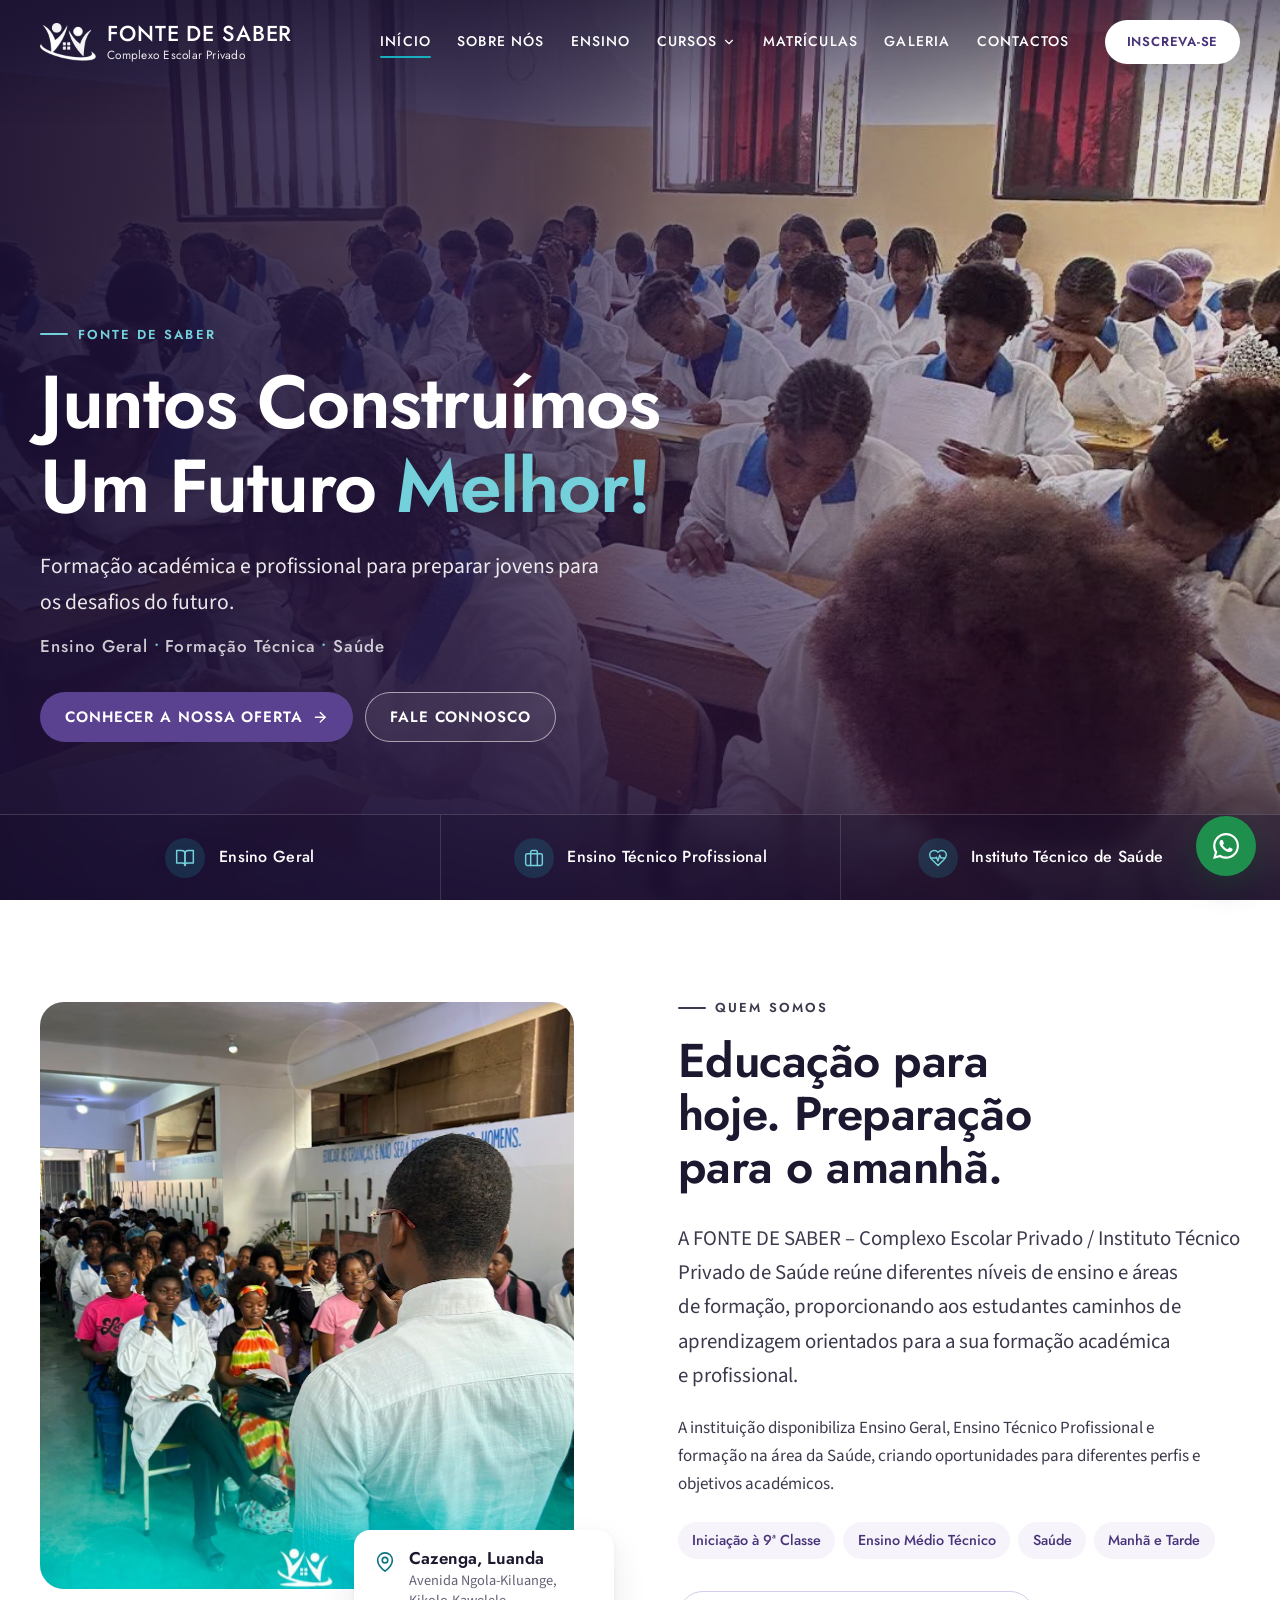
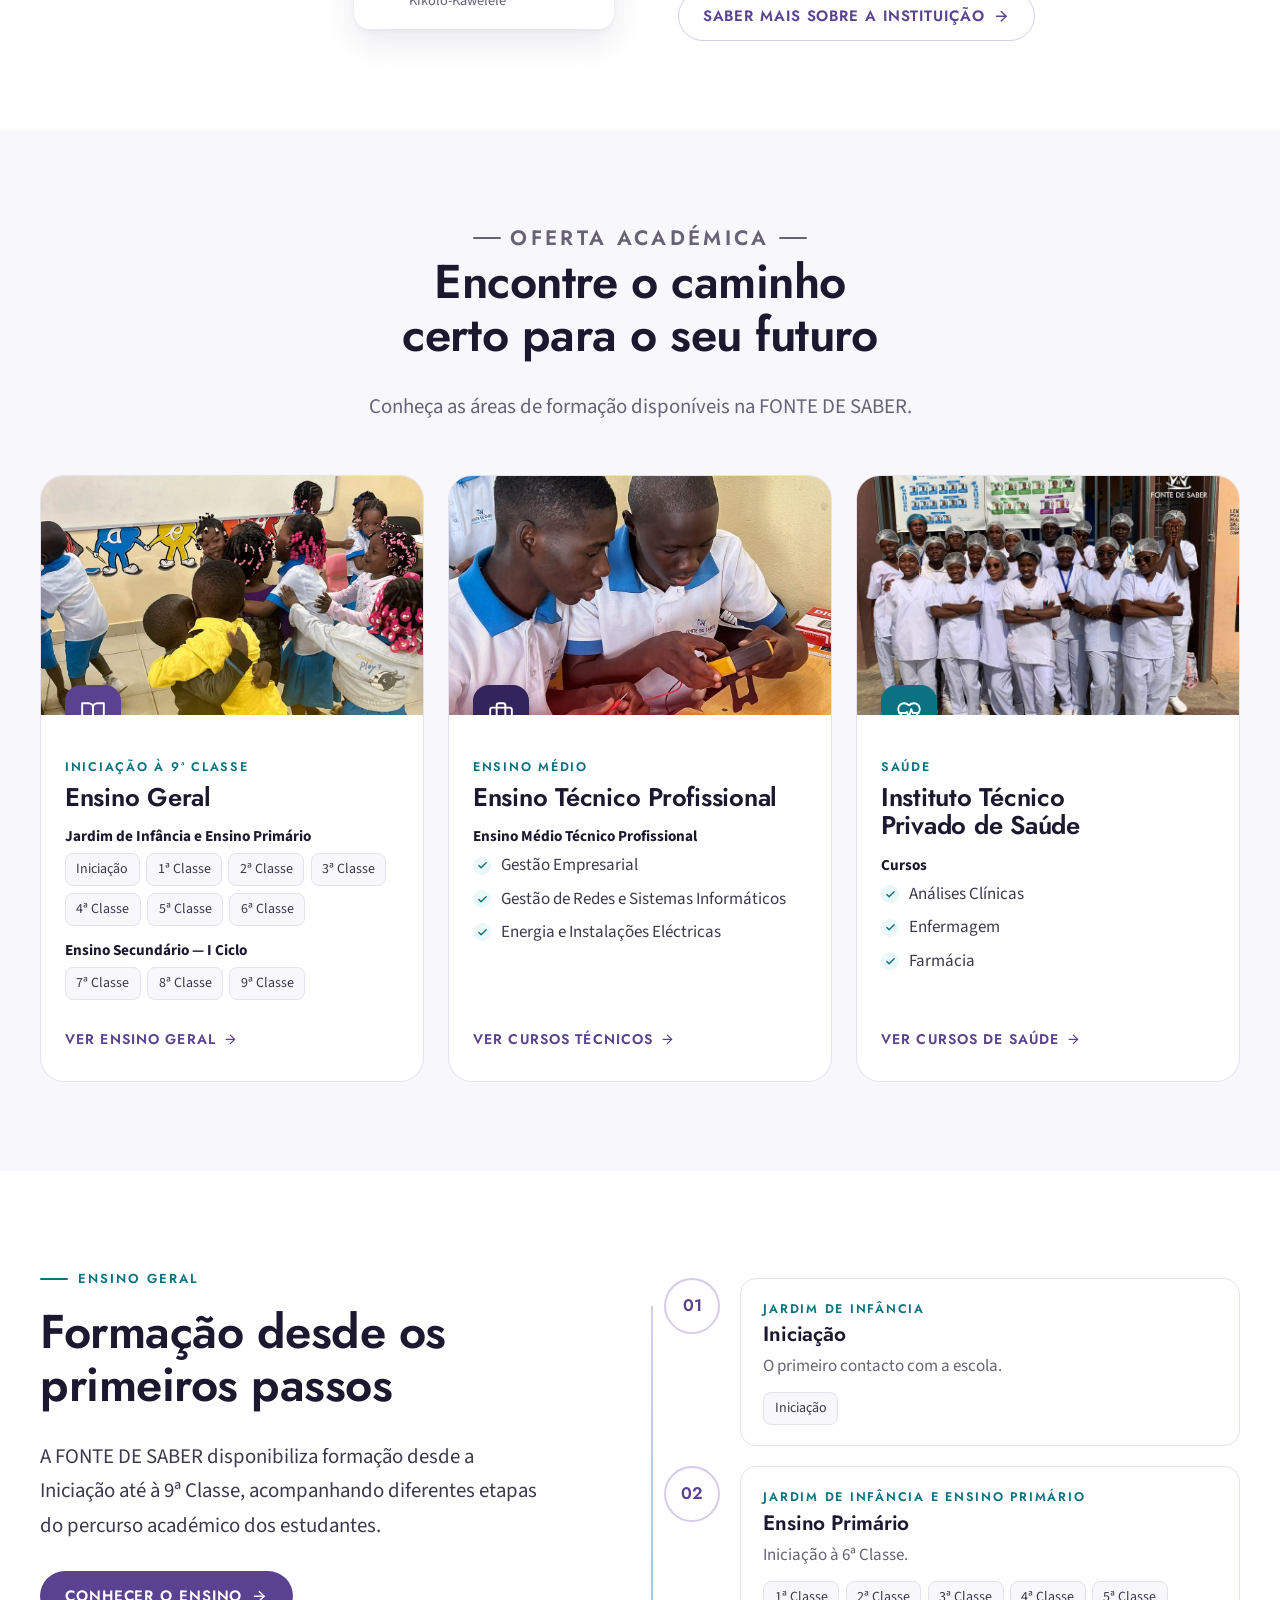
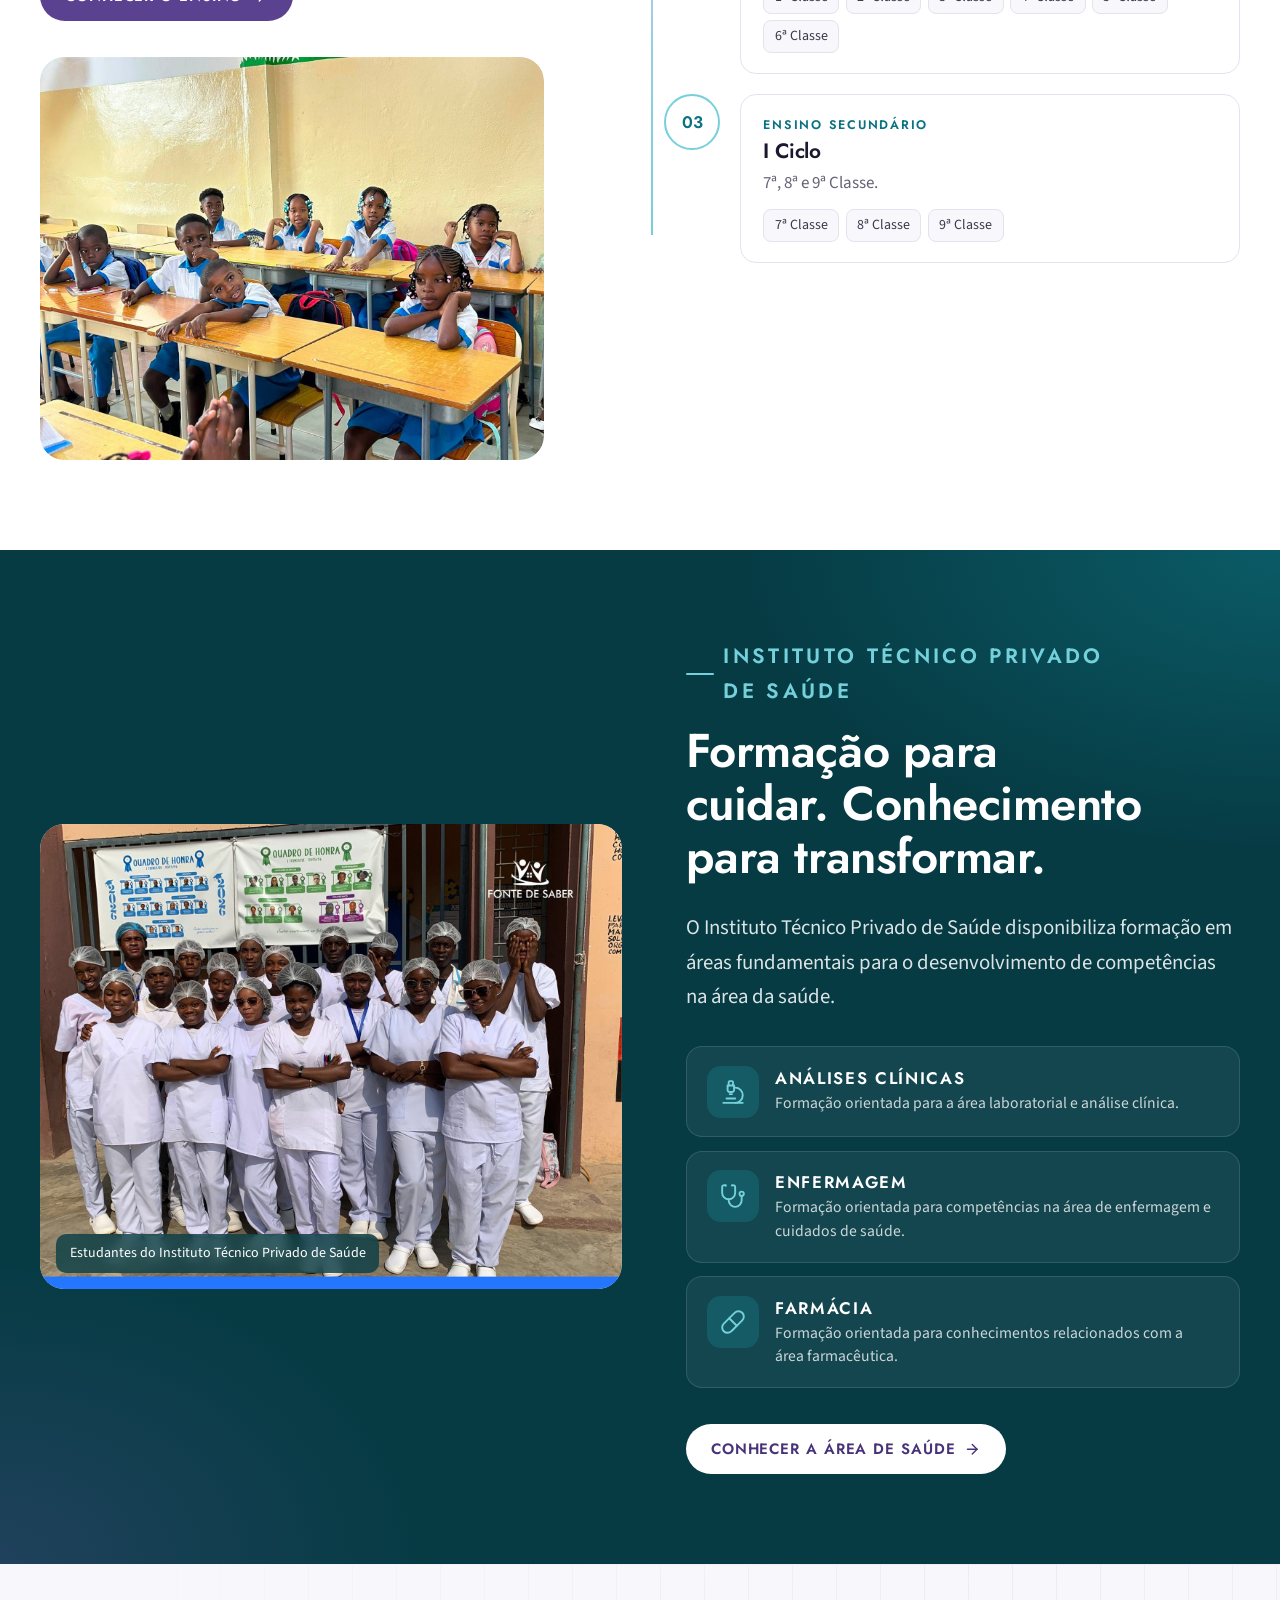
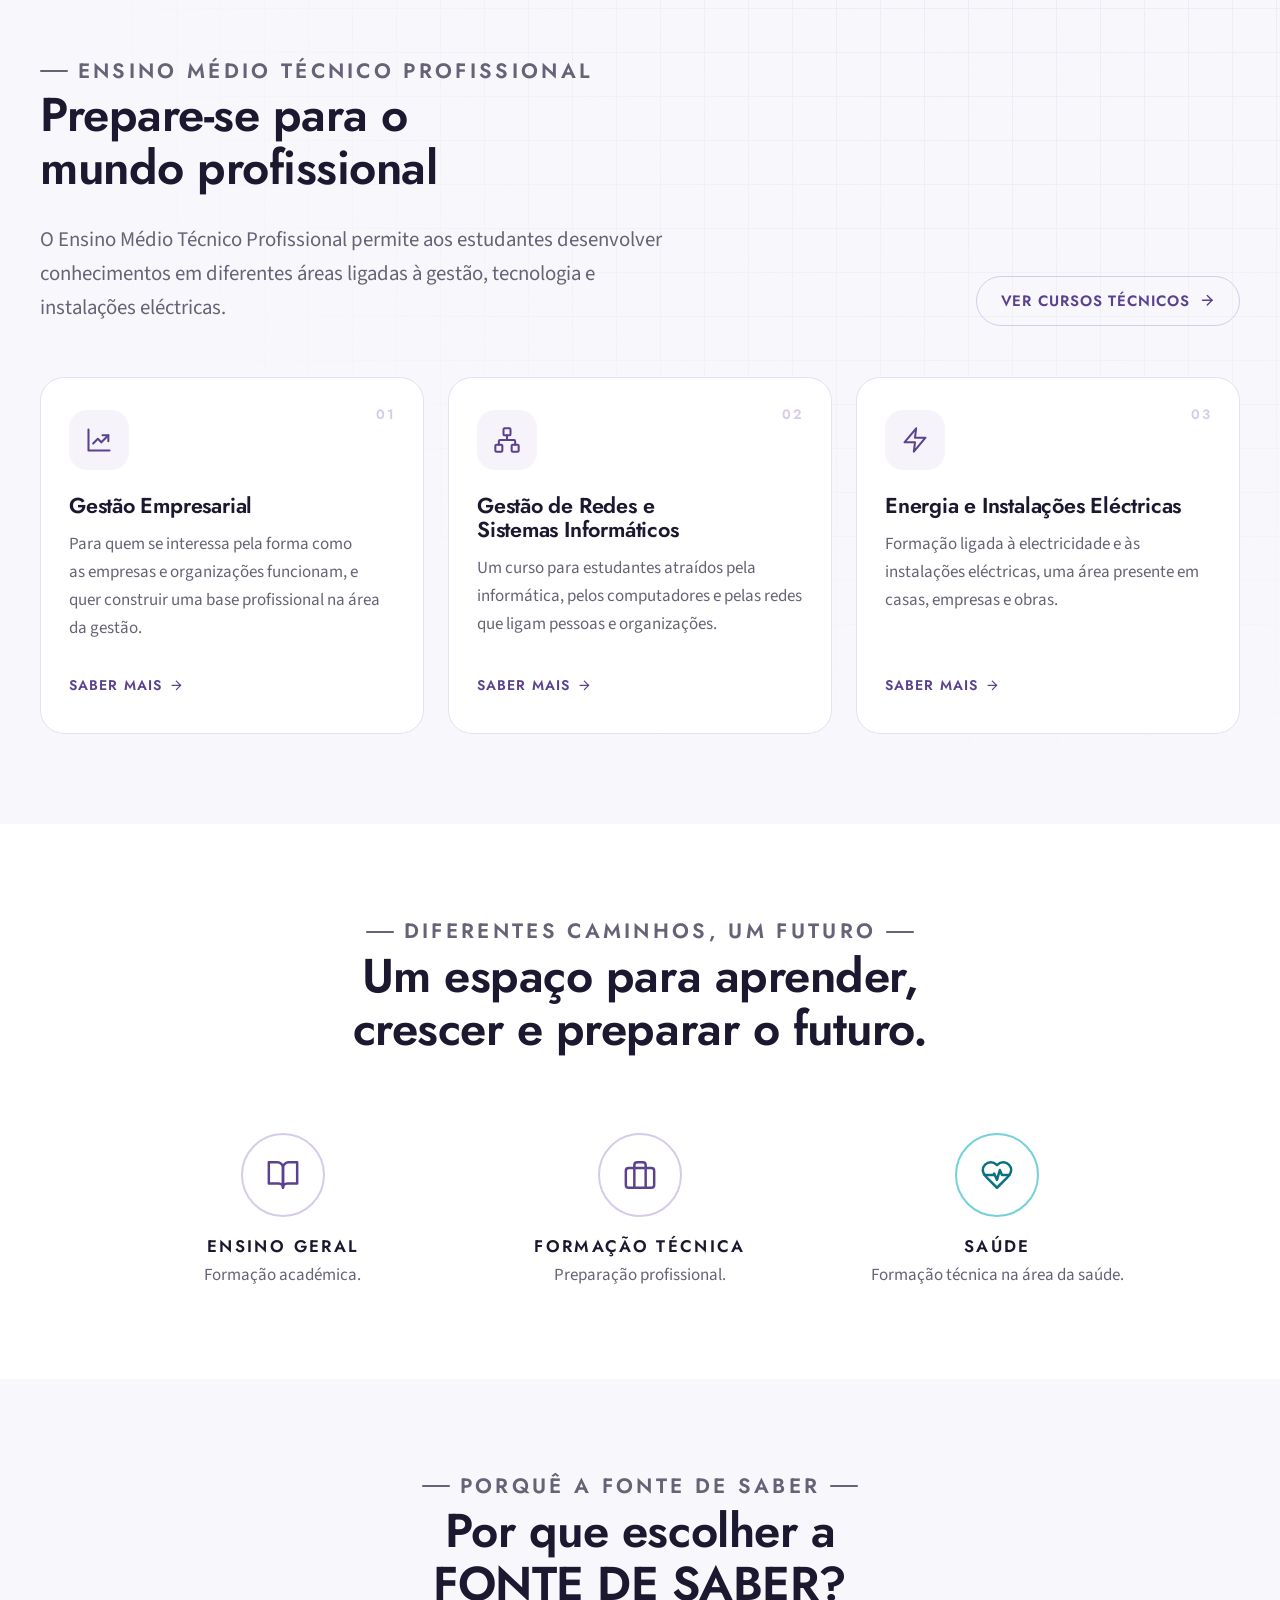
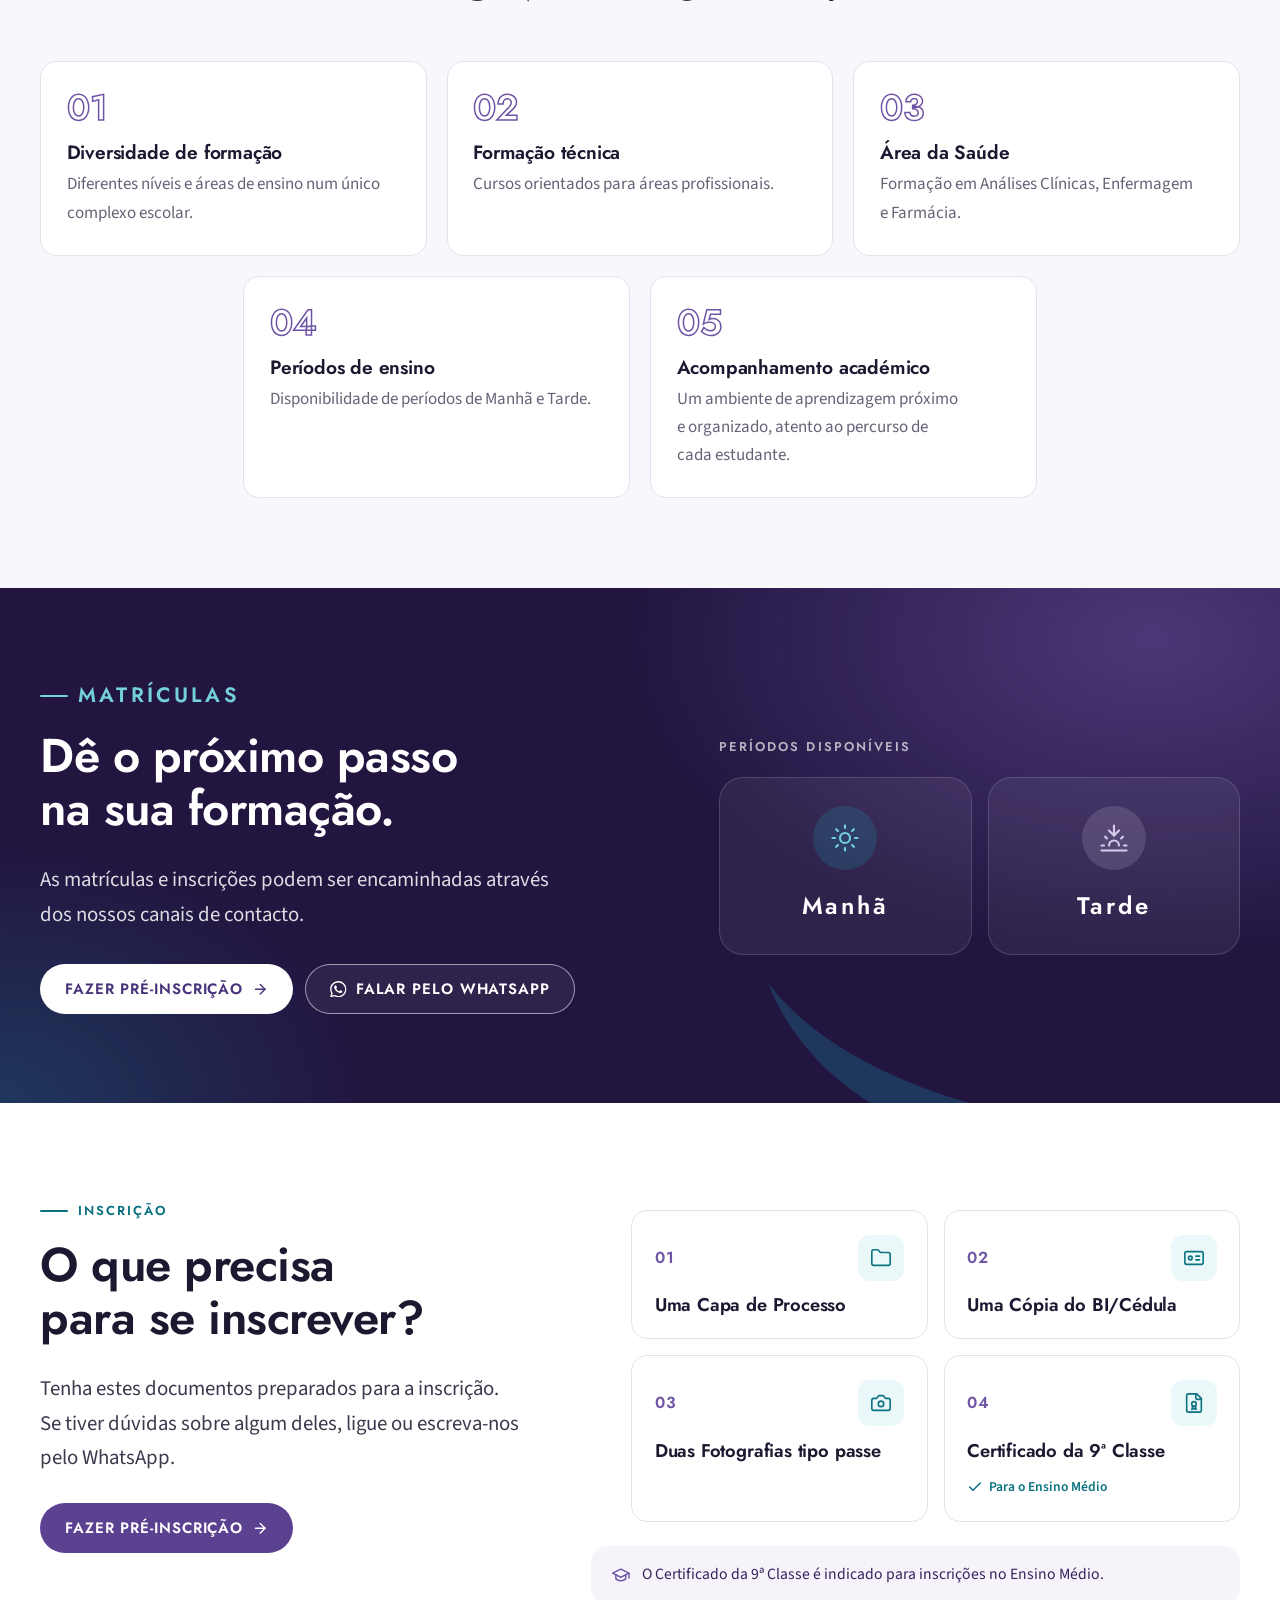
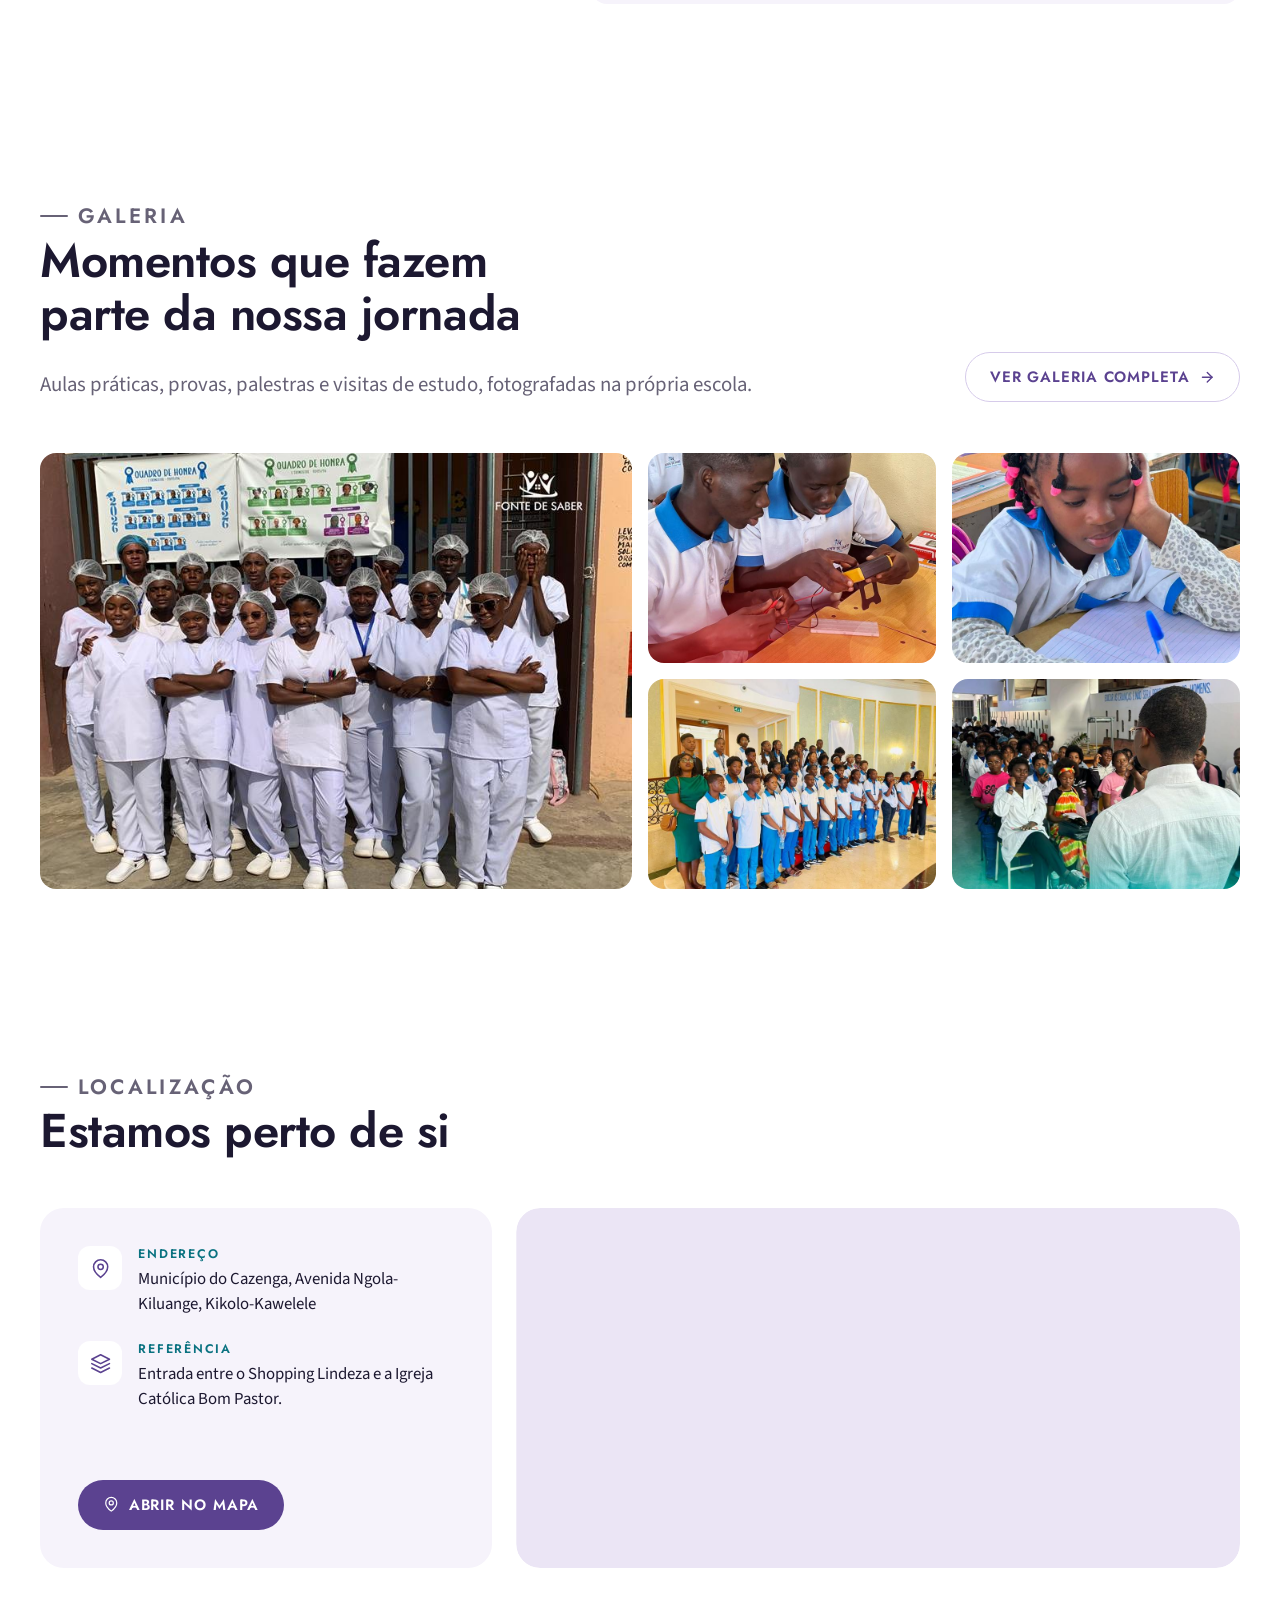
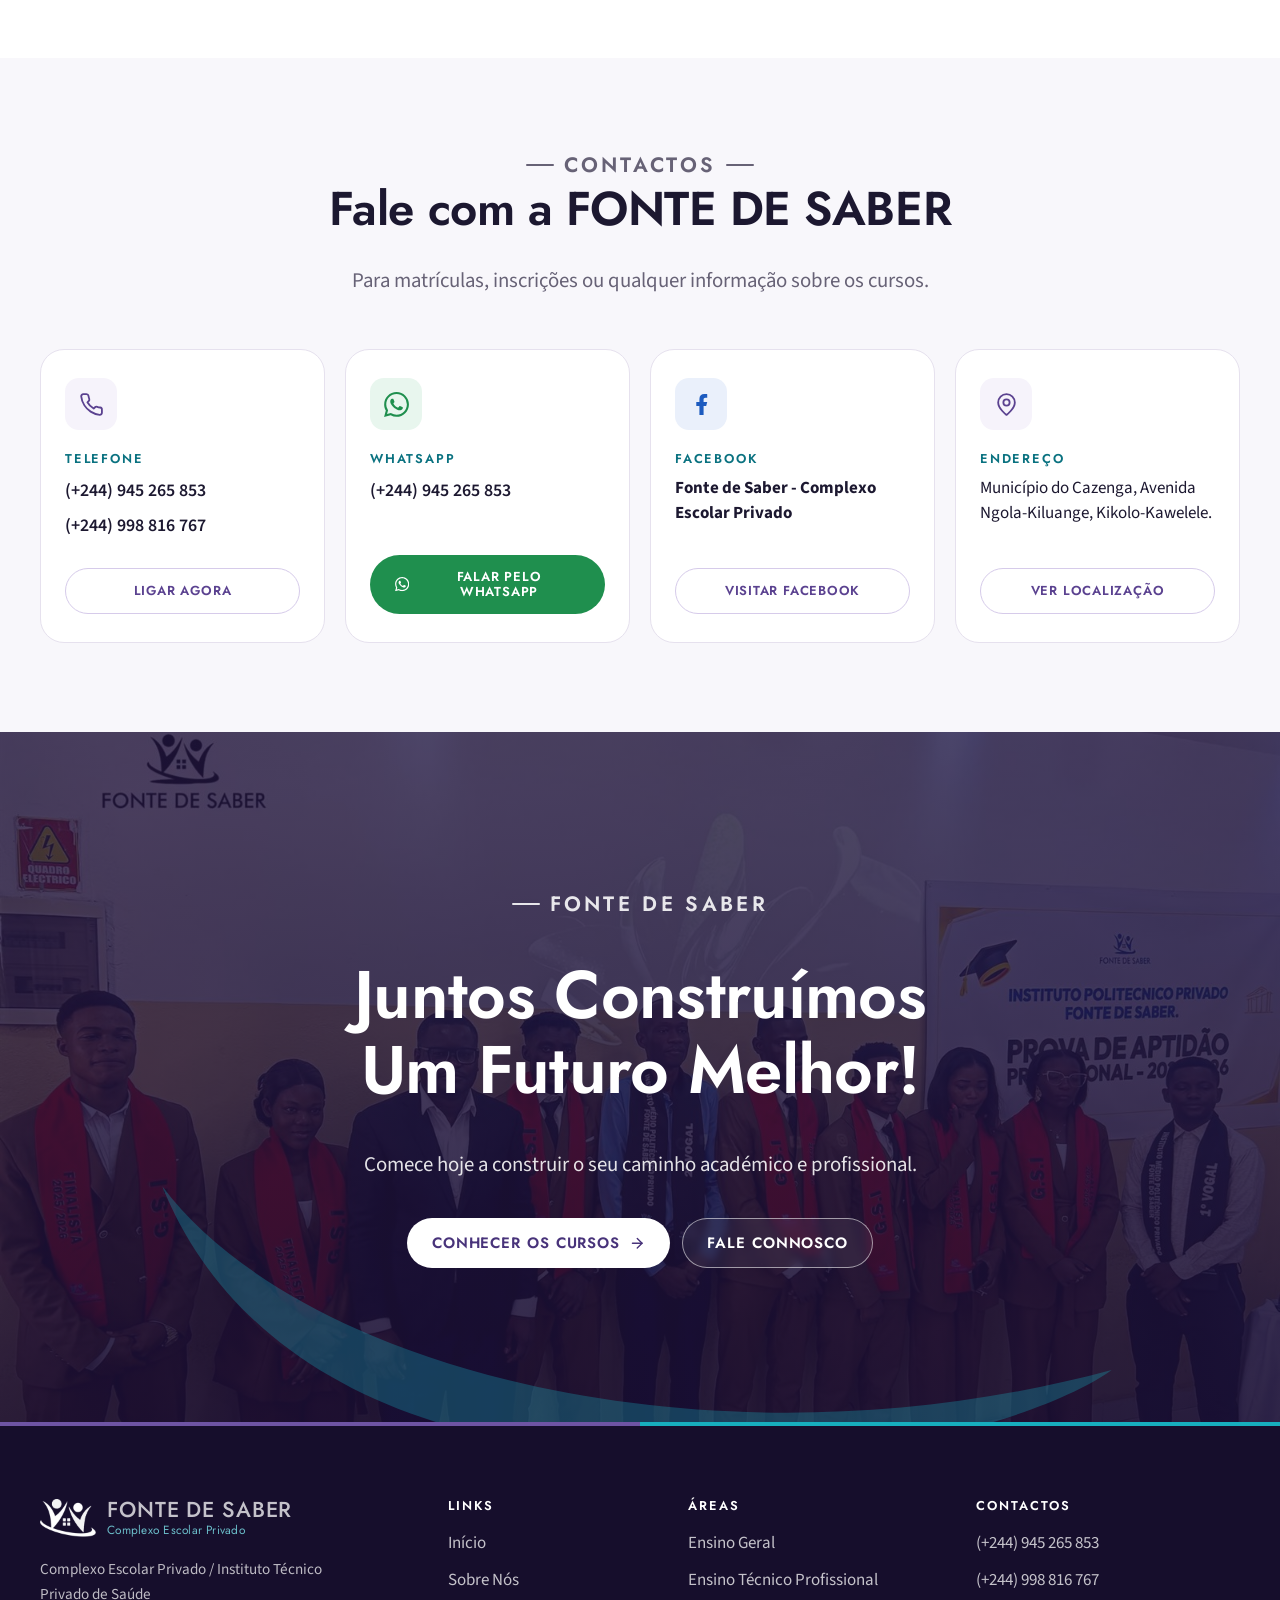
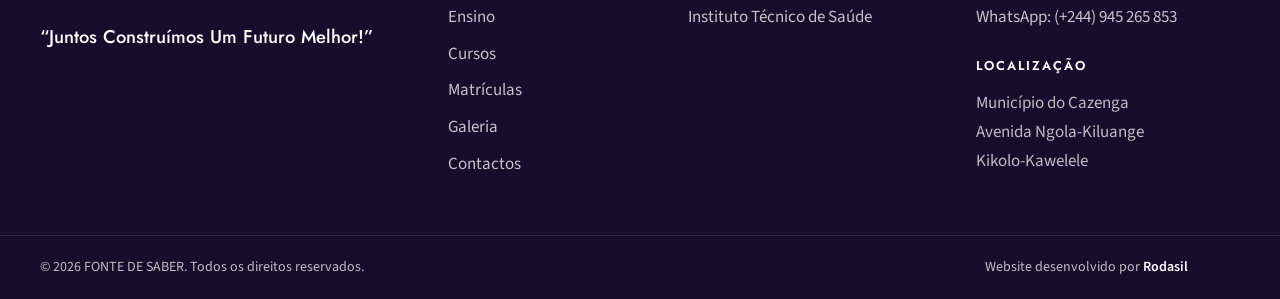
<file: index.html>
<!doctype html>
<html lang="pt">
<head>
  <meta charset="utf-8">
  <meta name="viewport" content="width=device-width, initial-scale=1">
  <meta name="robots" content="noindex, nofollow">
  <script>/* activa as animações antes do primeiro paint; is-nav = vindo de outra página do site */document.documentElement.className+=' js'+(document.referrer.indexOf(location.host)>-1?' is-nav':'');</script>
  <title>FONTE DE SABER | Complexo Escolar Privado e Instituto Técnico de Saúde</title>
  <meta name="description" content="FONTE DE SABER – Complexo Escolar Privado e Instituto Técnico Privado de Saúde no Cazenga, Luanda. Ensino Geral, Formação Técnica Profissional e cursos na área da Saúde.">
  <meta name="keywords" content="Fonte de Saber, Complexo Escolar Privado, Instituto Técnico Privado de Saúde, Escola no Cazenga, Escola em Kikolo, Ensino no Cazenga, Análises Clínicas, Enfermagem, Farmácia, Gestão Empresarial, Redes e Sistemas Informáticos, Energia e Instalações Eléctricas">
  <link rel="canonical" href="https://dominio-a-definir.ao/">
  <meta name="theme-color" content="#3D2A6B">

  <!-- Open Graph -->
  <meta property="og:type" content="website">
  <meta property="og:locale" content="pt_AO">
  <meta property="og:site_name" content="FONTE DE SABER">
  <meta property="og:title" content="FONTE DE SABER | Complexo Escolar Privado e Instituto Técnico de Saúde">
  <meta property="og:description" content="FONTE DE SABER – Complexo Escolar Privado e Instituto Técnico Privado de Saúde no Cazenga, Luanda. Ensino Geral, Formação Técnica Profissional e cursos na área da Saúde.">
  <meta property="og:url" content="https://dominio-a-definir.ao/">
  <meta property="og:image" content="https://dominio-a-definir.ao/assets/img/og-image.jpg">
  <meta name="twitter:card" content="summary_large_image">

  <link rel="icon" type="image/png" sizes="64x64" href="assets/img/favicon-64.png">
  <link rel="apple-touch-icon" href="assets/img/favicon-180.png">

  <link rel="preconnect" href="https://fonts.googleapis.com">
  <link rel="preconnect" href="https://fonts.gstatic.com" crossorigin>
  <link href="https://fonts.googleapis.com/css2?family=Jost:wght@400;500;600;700&family=Source+Sans+3:ital,wght@0,400;0,600;0,700;1,400&display=swap" rel="stylesheet">
  <link rel="stylesheet" href="assets/css/style.css">

  <!-- Schema.org: EducationalOrganization (apenas dados oficiais fornecidos) -->
  <script type="application/ld+json">
  {
    "@context": "https://schema.org",
    "@type": "EducationalOrganization",
    "name": "FONTE DE SABER – Complexo Escolar Privado / Instituto Técnico Privado de Saúde",
    "alternateName": "FONTE DE SABER",
    "slogan": "Juntos Construímos Um Futuro Melhor!",
    "url": "https://dominio-a-definir.ao/",
    "logo": "https://dominio-a-definir.ao/assets/img/logo-full.png",
    "telephone": ["+244945265853", "+244998816767"],
    "address": {
      "@type": "PostalAddress",
      "streetAddress": "Avenida Ngola-Kiluange, Kikolo-Kawelele",
      "addressLocality": "Cazenga",
      "addressRegion": "Luanda",
      "addressCountry": "AO"
    },
    "hasOfferCatalog": {
      "@type": "OfferCatalog",
      "name": "Oferta académica",
      "itemListElement": [
        {"@type": "Course", "name": "Ensino Geral – Iniciação à 6ª Classe"},
        {"@type": "Course", "name": "Ensino Secundário – I Ciclo (7ª, 8ª e 9ª Classe)"},
        {"@type": "Course", "name": "Gestão Empresarial"},
        {"@type": "Course", "name": "Gestão de Redes e Sistemas Informáticos"},
        {"@type": "Course", "name": "Energia e Instalações Eléctricas"},
        {"@type": "Course", "name": "Análises Clínicas"},
        {"@type": "Course", "name": "Enfermagem"},
        {"@type": "Course", "name": "Farmácia"}
      ]
    }
  }
  </script>
</head>
<body>
  <a class="skip-link" href="#conteudo">Saltar para o conteúdo</a>
  <!-- Component: Icons (sprite SVG). Usar com <svg class="icon"><use href="#i-nome"/></svg>. Traços baseados em Lucide (licença ISC). -->
<svg xmlns="http://www.w3.org/2000/svg" style="display:none" aria-hidden="true">
  <symbol id="i-arrow" viewBox="0 0 24 24" fill="none" stroke="currentColor" stroke-width="2" stroke-linecap="round" stroke-linejoin="round"><path d="M5 12h14"/><path d="m12 5 7 7-7 7"/></symbol>
  <symbol id="i-book" viewBox="0 0 24 24" fill="none" stroke="currentColor" stroke-width="1.75" stroke-linecap="round" stroke-linejoin="round"><path d="M2 3h6a4 4 0 0 1 4 4v14a3 3 0 0 0-3-3H2z"/><path d="M22 3h-6a4 4 0 0 0-4 4v14a3 3 0 0 1 3-3h7z"/></symbol>
  <symbol id="i-cap" viewBox="0 0 24 24" fill="none" stroke="currentColor" stroke-width="1.75" stroke-linecap="round" stroke-linejoin="round"><path d="M22 10v6"/><path d="M2 10l10-5 10 5-10 5z"/><path d="M6 12v5c3 3 9 3 12 0v-5"/></symbol>
  <symbol id="i-briefcase" viewBox="0 0 24 24" fill="none" stroke="currentColor" stroke-width="1.75" stroke-linecap="round" stroke-linejoin="round"><rect x="2" y="7" width="20" height="14" rx="2"/><path d="M16 21V5a2 2 0 0 0-2-2h-4a2 2 0 0 0-2 2v16"/></symbol>
  <symbol id="i-chart" viewBox="0 0 24 24" fill="none" stroke="currentColor" stroke-width="1.75" stroke-linecap="round" stroke-linejoin="round"><path d="M3 3v18h18"/><path d="m7 15 4-4 3 3 6-6"/><path d="M15 8h5v5"/></symbol>
  <symbol id="i-network" viewBox="0 0 24 24" fill="none" stroke="currentColor" stroke-width="1.75" stroke-linecap="round" stroke-linejoin="round"><rect x="16" y="16" width="6" height="6" rx="1"/><rect x="2" y="16" width="6" height="6" rx="1"/><rect x="9" y="2" width="6" height="6" rx="1"/><path d="M5 16v-3a1 1 0 0 1 1-1h12a1 1 0 0 1 1 1v3"/><path d="M12 12V8"/></symbol>
  <symbol id="i-monitor" viewBox="0 0 24 24" fill="none" stroke="currentColor" stroke-width="1.75" stroke-linecap="round" stroke-linejoin="round"><rect x="2" y="3" width="20" height="14" rx="2"/><path d="M8 21h8"/><path d="M12 17v4"/></symbol>
  <symbol id="i-zap" viewBox="0 0 24 24" fill="none" stroke="currentColor" stroke-width="1.75" stroke-linecap="round" stroke-linejoin="round"><path d="M13 2 3 14h9l-1 8 10-12h-9l1-8z"/></symbol>
  <symbol id="i-heart" viewBox="0 0 24 24" fill="none" stroke="currentColor" stroke-width="1.75" stroke-linecap="round" stroke-linejoin="round"><path d="M19 14c1.49-1.46 3-3.21 3-5.5A5.5 5.5 0 0 0 16.5 3c-1.76 0-3 .5-4.5 2-1.5-1.5-2.74-2-4.5-2A5.5 5.5 0 0 0 2 8.5c0 2.3 1.5 4.05 3 5.5l7 7Z"/><path d="M3.22 12H9.5l.5-1 2 4.5 2-7 1.5 3.5h5.27"/></symbol>
  <symbol id="i-microscope" viewBox="0 0 24 24" fill="none" stroke="currentColor" stroke-width="1.75" stroke-linecap="round" stroke-linejoin="round"><path d="M6 18h8"/><path d="M3 22h18"/><path d="M14 22a7 7 0 1 0 0-14h-1"/><path d="M9 14h2"/><path d="M9 12a2 2 0 0 1-2-2V6h6v4a2 2 0 0 1-2 2Z"/><path d="M12 6V3a1 1 0 0 0-1-1H9a1 1 0 0 0-1 1v3"/></symbol>
  <symbol id="i-stethoscope" viewBox="0 0 24 24" fill="none" stroke="currentColor" stroke-width="1.75" stroke-linecap="round" stroke-linejoin="round"><path d="M4.8 2.3A.3.3 0 1 0 5 2H4a2 2 0 0 0-2 2v5a6 6 0 0 0 6 6 6 6 0 0 0 6-6V4a2 2 0 0 0-2-2h-1a.2.2 0 1 0 .3.3"/><path d="M8 15v1a6 6 0 0 0 6 6 6 6 0 0 0 6-6v-4"/><circle cx="20" cy="10" r="2"/></symbol>
  <symbol id="i-pill" viewBox="0 0 24 24" fill="none" stroke="currentColor" stroke-width="1.75" stroke-linecap="round" stroke-linejoin="round"><path d="m10.5 20.5 10-10a4.95 4.95 0 1 0-7-7l-10 10a4.95 4.95 0 1 0 7 7Z"/><path d="m8.5 8.5 7 7"/></symbol>
  <symbol id="i-phone" viewBox="0 0 24 24" fill="none" stroke="currentColor" stroke-width="1.75" stroke-linecap="round" stroke-linejoin="round"><path d="M22 16.92v3a2 2 0 0 1-2.18 2 19.79 19.79 0 0 1-8.63-3.07 19.5 19.5 0 0 1-6-6 19.79 19.79 0 0 1-3.07-8.67A2 2 0 0 1 4.11 2h3a2 2 0 0 1 2 1.72 12.84 12.84 0 0 0 .7 2.81 2 2 0 0 1-.45 2.11L8.09 9.91a16 16 0 0 0 6 6l1.27-1.27a2 2 0 0 1 2.11-.45 12.84 12.84 0 0 0 2.81.7A2 2 0 0 1 22 16.92z"/></symbol>
  <symbol id="i-pin" viewBox="0 0 24 24" fill="none" stroke="currentColor" stroke-width="1.75" stroke-linecap="round" stroke-linejoin="round"><path d="M20 10c0 6-8 12-8 12s-8-6-8-12a8 8 0 0 1 16 0Z"/><circle cx="12" cy="10" r="3"/></symbol>
  <symbol id="i-sun" viewBox="0 0 24 24" fill="none" stroke="currentColor" stroke-width="1.75" stroke-linecap="round" stroke-linejoin="round"><circle cx="12" cy="12" r="4"/><path d="M12 2v2M12 20v2M4.93 4.93l1.41 1.41M17.66 17.66l1.41 1.41M2 12h2M20 12h2M6.34 17.66l-1.41 1.41M19.07 4.93l-1.41 1.41"/></symbol>
  <symbol id="i-sunset" viewBox="0 0 24 24" fill="none" stroke="currentColor" stroke-width="1.75" stroke-linecap="round" stroke-linejoin="round"><path d="M12 10V2"/><path d="m4.93 10.93 1.41 1.41M2 18h2M20 18h2M19.07 10.93l-1.41 1.41M22 22H2"/><path d="m16 6-4 4-4-4"/><path d="M16 18a4 4 0 0 0-8 0"/></symbol>
  <symbol id="i-check" viewBox="0 0 24 24" fill="none" stroke="currentColor" stroke-width="2.25" stroke-linecap="round" stroke-linejoin="round"><path d="M20 6 9 17l-5-5"/></symbol>
  <symbol id="i-menu" viewBox="0 0 24 24" fill="none" stroke="currentColor" stroke-width="2" stroke-linecap="round"><path d="M4 7h16M4 12h16M4 17h16"/></symbol>
  <symbol id="i-x" viewBox="0 0 24 24" fill="none" stroke="currentColor" stroke-width="2" stroke-linecap="round"><path d="M18 6 6 18M6 6l12 12"/></symbol>
  <symbol id="i-chevron-down" viewBox="0 0 24 24" fill="none" stroke="currentColor" stroke-width="2" stroke-linecap="round" stroke-linejoin="round"><path d="m6 9 6 6 6-6"/></symbol>
  <symbol id="i-chevron-left" viewBox="0 0 24 24" fill="none" stroke="currentColor" stroke-width="2" stroke-linecap="round" stroke-linejoin="round"><path d="m15 18-6-6 6-6"/></symbol>
  <symbol id="i-chevron-right" viewBox="0 0 24 24" fill="none" stroke="currentColor" stroke-width="2" stroke-linecap="round" stroke-linejoin="round"><path d="m9 18 6-6-6-6"/></symbol>
  <symbol id="i-folder" viewBox="0 0 24 24" fill="none" stroke="currentColor" stroke-width="1.75" stroke-linecap="round" stroke-linejoin="round"><path d="M20 20a2 2 0 0 0 2-2V8a2 2 0 0 0-2-2h-7.9a2 2 0 0 1-1.69-.9L9.6 3.9A2 2 0 0 0 7.93 3H4a2 2 0 0 0-2 2v13a2 2 0 0 0 2 2Z"/></symbol>
  <symbol id="i-idcard" viewBox="0 0 24 24" fill="none" stroke="currentColor" stroke-width="1.75" stroke-linecap="round" stroke-linejoin="round"><rect x="2" y="5" width="20" height="14" rx="2"/><circle cx="8" cy="12" r="2"/><path d="M14 10h4M14 14h4"/></symbol>
  <symbol id="i-camera" viewBox="0 0 24 24" fill="none" stroke="currentColor" stroke-width="1.75" stroke-linecap="round" stroke-linejoin="round"><path d="M14.5 4h-5L7 7H4a2 2 0 0 0-2 2v9a2 2 0 0 0 2 2h16a2 2 0 0 0 2-2V9a2 2 0 0 0-2-2h-3l-2.5-3z"/><circle cx="12" cy="13" r="3"/></symbol>
  <symbol id="i-certificate" viewBox="0 0 24 24" fill="none" stroke="currentColor" stroke-width="1.75" stroke-linecap="round" stroke-linejoin="round"><path d="M15 2H6a2 2 0 0 0-2 2v16a2 2 0 0 0 2 2h12a2 2 0 0 0 2-2V7Z"/><path d="M14 2v4a2 2 0 0 0 2 2h4"/><circle cx="12" cy="13" r="2.5"/><path d="m10.5 15.2-.8 3.8 2.3-1.2 2.3 1.2-.8-3.8"/></symbol>
  <symbol id="i-users" viewBox="0 0 24 24" fill="none" stroke="currentColor" stroke-width="1.75" stroke-linecap="round" stroke-linejoin="round"><path d="M16 21v-2a4 4 0 0 0-4-4H6a4 4 0 0 0-4 4v2"/><circle cx="9" cy="7" r="4"/><path d="M22 21v-2a4 4 0 0 0-3-3.87M16 3.13a4 4 0 0 1 0 7.75"/></symbol>
  <symbol id="i-layers" viewBox="0 0 24 24" fill="none" stroke="currentColor" stroke-width="1.75" stroke-linecap="round" stroke-linejoin="round"><path d="m12 2 10 5-10 5L2 7z"/><path d="m2 17 10 5 10-5"/><path d="m2 12 10 5 10-5"/></symbol>
  <symbol id="i-blocks" viewBox="0 0 24 24" fill="none" stroke="currentColor" stroke-width="1.75" stroke-linecap="round" stroke-linejoin="round"><rect x="3" y="3" width="7" height="7" rx="1.5"/><rect x="14" y="3" width="7" height="7" rx="1.5"/><rect x="3" y="14" width="7" height="7" rx="1.5"/><rect x="14" y="14" width="7" height="7" rx="1.5"/></symbol>
  <symbol id="i-whatsapp" viewBox="0 0 24 24" fill="currentColor"><path d="M17.47 14.38c-.3-.15-1.76-.87-2.03-.97-.27-.1-.47-.15-.67.15-.2.3-.77.97-.94 1.16-.17.2-.35.22-.64.08-.3-.15-1.26-.46-2.39-1.48-.88-.79-1.48-1.76-1.65-2.06-.17-.3-.02-.46.13-.6.13-.14.3-.35.45-.52.15-.18.2-.3.3-.5.1-.2.05-.37-.03-.52-.07-.15-.67-1.61-.92-2.2-.24-.58-.49-.5-.67-.51h-.57c-.2 0-.52.07-.8.37-.27.3-1.04 1.02-1.04 2.48s1.07 2.88 1.21 3.07c.15.2 2.1 3.2 5.08 4.49.7.3 1.26.49 1.7.63.71.22 1.36.19 1.87.12.57-.09 1.76-.72 2-1.41.25-.7.25-1.29.18-1.41-.08-.13-.28-.2-.57-.35m-5.42 7.4A9.87 9.87 0 0 1 7.02 20.4l-.36-.21-3.74.98 1-3.65-.24-.37a9.86 9.86 0 0 1-1.51-5.26c0-5.45 4.44-9.88 9.89-9.88 2.64 0 5.12 1.03 6.99 2.9a9.83 9.83 0 0 1 2.89 6.99c0 5.45-4.44 9.88-9.89 9.88M20.46 3.49A11.82 11.82 0 0 0 12.05 0C5.5 0 .16 5.34.16 11.89c0 2.1.55 4.14 1.59 5.95L.06 24l6.3-1.65a11.88 11.88 0 0 0 5.69 1.45c6.55 0 11.89-5.34 11.89-11.89 0-3.18-1.24-6.17-3.48-8.42"/></symbol>
  <symbol id="i-facebook" viewBox="0 0 24 24" fill="currentColor"><path d="M14 13.5h2.5l1-4H14v-2c0-1.03 0-2 2-2h1.5V2.14C17.17 2.1 15.94 2 14.64 2 11.93 2 10 3.66 10 6.7v2.8H7v4h3V22h4z"/></symbol>
  <symbol id="i-send" viewBox="0 0 24 24" fill="none" stroke="currentColor" stroke-width="1.75" stroke-linecap="round" stroke-linejoin="round"><path d="m22 2-7 20-4-9-9-4z"/><path d="M22 2 11 13"/></symbol>
  <symbol id="i-expand" viewBox="0 0 24 24" fill="none" stroke="currentColor" stroke-width="1.75" stroke-linecap="round" stroke-linejoin="round"><path d="M15 3h6v6M9 21H3v-6M21 3l-7 7M3 21l7-7"/></symbol>
</svg>

  <!-- Component: Header + MobileMenu
     Transparente sobre o hero; ganha fundo sólido e sombra ao fazer scroll (classe .is-solid, ver main.js).
     WordPress: substituir pelo cabeçalho do tema / Elementor Header, mantendo as mesmas classes. -->
<header class="site-header" data-header>
  <div class="container site-header__inner">
    <a class="brand" href="" aria-label="FONTE DE SABER – página inicial">
      <img class="brand__mark" src="assets/img/logo-mark.png" alt="" width="56" height="38">
      <span class="brand__text">
        <span class="brand__name">FONTE DE SABER</span>
        <span class="brand__tag">Complexo Escolar Privado</span>
      </span>
    </a>

    <nav class="nav" aria-label="Navegação principal">
      <ul class="nav__list">
        <li><a class="nav__link" href="" aria-current="page">Início</a></li>
        <li><a class="nav__link" href="sobre/">Sobre Nós</a></li>
        <li><a class="nav__link" href="ensino/">Ensino</a></li>
        <li class="nav__item--drop">
          <button class="nav__link nav__drop-toggle" type="button" aria-expanded="false" aria-controls="menu-cursos">
            Cursos <svg class="icon icon--sm" aria-hidden="true"><use href="#i-chevron-down"/></svg>
          </button>
          <ul class="nav__dropdown" id="menu-cursos">
            <li><a href="tecnico-profissional/"><svg class="icon" aria-hidden="true"><use href="#i-briefcase"/></svg><span><strong>Ensino Técnico Profissional</strong><small>Gestão, Informática e Electricidade</small></span></a></li>
            <li><a href="saude/"><svg class="icon" aria-hidden="true"><use href="#i-heart"/></svg><span><strong>Instituto Técnico de Saúde</strong><small>Análises Clínicas, Enfermagem e Farmácia</small></span></a></li>
          </ul>
        </li>
        <li><a class="nav__link" href="matriculas/">Matrículas</a></li>
        <li><a class="nav__link" href="galeria/">Galeria</a></li>
        <li><a class="nav__link" href="contactos/">Contactos</a></li>
      </ul>
    </nav>

    <a class="btn btn--primary site-header__cta" href="pre-inscricao/">Inscreva-se</a>

    <button class="nav-toggle" type="button" aria-expanded="false" aria-controls="mobile-menu" aria-label="Abrir menu">
      <svg class="icon nav-toggle__open" aria-hidden="true"><use href="#i-menu"/></svg>
      <svg class="icon nav-toggle__close" aria-hidden="true"><use href="#i-x"/></svg>
    </button>
  </div>

  <!-- Component: MobileMenu -->
  <div class="mobile-menu" id="mobile-menu" hidden>
    <nav aria-label="Navegação móvel">
      <ul class="mobile-menu__list">
        <li><a href="" aria-current="page">Início</a></li>
        <li><a href="sobre/">Sobre Nós</a></li>
        <li><a href="ensino/">Ensino</a></li>
        <li class="mobile-menu__group">
          <span class="mobile-menu__label">Cursos</span>
          <a href="tecnico-profissional/">Ensino Técnico Profissional</a>
          <a href="saude/">Instituto Técnico de Saúde</a>
        </li>
        <li><a href="matriculas/">Matrículas</a></li>
        <li><a href="galeria/">Galeria</a></li>
        <li><a href="contactos/">Contactos</a></li>
      </ul>
    </nav>
    <div class="mobile-menu__foot">
      <a class="btn btn--primary btn--block" href="pre-inscricao/">Inscreva-se agora</a>
      <a class="mobile-menu__phone" href="tel:+244945265853"><svg class="icon" aria-hidden="true"><use href="#i-phone"/></svg> (+244) 945 265 853</a>
    </div>
  </div>
</header>


  <main id="conteudo" tabindex="-1">
<!-- Página inicial: ordem das secções = ordem dos blocos HTML no WordPress -->
<!-- Component: Hero (página inicial) -->
<section class="hero" aria-labelledby="hero-title">
  <!-- IMAGEM: fotografia real da instituição (estudantes do Instituto de Saúde durante uma prova).
       Para substituir: trocar assets/img/hero-provas-saude.jpg (ideal: horizontal, mín. 1920px de largura). -->
  <img class="hero__bg" src="assets/img/hero-provas-saude.jpg" alt="Estudantes da FONTE DE SABER, de bata branca, durante uma prova em sala de aula" width="1080" height="1350" fetchpriority="high" decoding="async">

  <div class="container hero__content">
    <p class="eyebrow eyebrow--light reveal">FONTE DE SABER</p>
    <h1 class="hero__title reveal" id="hero-title" style="--d:.08s">Juntos Construímos Um Futuro <em>Melhor!</em></h1>
    <p class="hero__lead reveal" style="--d:.16s">Formação académica e profissional para preparar jovens para os desafios do futuro.</p>
    <p class="hero__areas reveal" style="--d:.22s">Ensino Geral<span aria-hidden="true">•</span>Formação Técnica<span aria-hidden="true">•</span>Saúde</p>
    <div class="btn-row reveal" style="--d:.3s">
      <a class="btn btn--primary" href="ensino/">Conhecer a nossa oferta <svg class="icon icon--arrow" aria-hidden="true"><use href="#i-arrow"/></svg></a>
      <a class="btn btn--ghost" href="contactos/">Fale connosco</a>
    </div>
  </div>

  <div class="hero__badges">
    <ul class="container" aria-label="Áreas de ensino">
      <li><span class="hero__badge-icon"><svg class="icon" aria-hidden="true"><use href="#i-book"/></svg></span>Ensino Geral</li>
      <li><span class="hero__badge-icon"><svg class="icon" aria-hidden="true"><use href="#i-briefcase"/></svg></span>Ensino Técnico Profissional</li>
      <li><span class="hero__badge-icon"><svg class="icon" aria-hidden="true"><use href="#i-heart"/></svg></span>Instituto Técnico de Saúde</li>
    </ul>
  </div>
</section>

<!-- Secção: Apresentação (duas colunas) -->
<section class="section intro" aria-labelledby="intro-title">
  <div class="container intro__grid">
    <div class="intro__visual reveal">
      <!-- IMAGEM: palestra com estudantes da instituição. Substituir em assets/img/palestra.jpg -->
      <div class="media">
        <img src="assets/img/palestra.jpg" alt="Estudantes da FONTE DE SABER sentados a assistir a uma palestra no espaço da escola" width="1080" height="1350" loading="lazy" decoding="async">
      </div>
      <div class="intro__tag">
        <svg class="icon" aria-hidden="true"><use href="#i-pin"/></svg>
        <div><strong>Cazenga, Luanda</strong><span>Avenida Ngola-Kiluange, Kikolo-Kawelele</span></div>
      </div>
    </div>

    <div class="intro__text">
      <p class="eyebrow reveal">Quem somos</p>
      <h2 id="intro-title" class="reveal">Educação para hoje. Preparação para o amanhã.</h2>
      <p class="lead reveal">A FONTE DE SABER – Complexo Escolar Privado / Instituto Técnico Privado de Saúde reúne diferentes níveis de ensino e áreas de formação, proporcionando aos estudantes caminhos de aprendizagem orientados para a sua formação académica e profissional.</p>
      <p class="reveal">A instituição disponibiliza Ensino Geral, Ensino Técnico Profissional e formação na área da Saúde, criando oportunidades para diferentes perfis e objetivos académicos.</p>
      <ul class="intro__pillars reveal" aria-label="Áreas">
        <li>Iniciação à 9ª Classe</li>
        <li>Ensino Médio Técnico</li>
        <li>Saúde</li>
        <li>Manhã e Tarde</li>
      </ul>
      <div class="btn-row reveal">
        <a class="btn btn--outline" href="sobre/">Saber mais sobre a instituição <svg class="icon icon--arrow" aria-hidden="true"><use href="#i-arrow"/></svg></a>
      </div>
    </div>
  </div>
</section>

<!-- Secção: Áreas de ensino — 3 x EducationCard -->
<section class="section section--soft areas" id="cursos" aria-labelledby="areas-title">
  <div class="container">
    <div class="section-header section-header--center reveal">
      <p class="eyebrow">Oferta académica</p>
      <h2 id="areas-title">Encontre o caminho certo para o seu futuro</h2>
      <p>Conheça as áreas de formação disponíveis na FONTE DE SABER.</p>
    </div>

    <div class="areas__grid">
      <!-- EducationCard: Ensino Geral -->
      <article class="edu-card reveal">
        <div class="edu-card__media">
          <!-- IMAGEM: sala da classe infantil. Substituir em assets/img/infantil-sala.jpg -->
          <img src="assets/img/infantil-sala.jpg" alt="Crianças da classe de Iniciação a brincar juntas na sala de aula" width="1080" height="1350" loading="lazy" decoding="async" style="object-position:50% 35%">
          <span class="edu-card__icon"><svg class="icon" aria-hidden="true"><use href="#i-book"/></svg></span>
        </div>
        <div class="edu-card__body">
          <span class="edu-card__kicker">Iniciação à 9ª Classe</span>
          <h3>Ensino Geral</h3>
          <div class="edu-card__group">
            <h4>Jardim de Infância e Ensino Primário</h4>
            <ul class="chips"><li>Iniciação</li><li>1ª Classe</li><li>2ª Classe</li><li>3ª Classe</li><li>4ª Classe</li><li>5ª Classe</li><li>6ª Classe</li></ul>
          </div>
          <div class="edu-card__group">
            <h4>Ensino Secundário — I Ciclo</h4>
            <ul class="chips"><li>7ª Classe</li><li>8ª Classe</li><li>9ª Classe</li></ul>
          </div>
          <div class="edu-card__foot"><a class="link-arrow" href="ensino/">Ver Ensino Geral <svg class="icon" aria-hidden="true"><use href="#i-arrow"/></svg></a></div>
        </div>
      </article>

      <!-- EducationCard: Ensino Técnico Profissional -->
      <article class="edu-card edu-card--tech reveal" style="--d:.08s">
        <div class="edu-card__media">
          <!-- IMAGEM: aula prática com multímetro. Substituir em assets/img/tecnico-multimetro.jpg -->
          <img src="assets/img/tecnico-multimetro.jpg" alt="Dois estudantes de uniforme a fazer medições com um multímetro numa aula prática" width="1080" height="1350" loading="lazy" decoding="async" style="object-position:50% 30%">
          <span class="edu-card__icon"><svg class="icon" aria-hidden="true"><use href="#i-briefcase"/></svg></span>
        </div>
        <div class="edu-card__body">
          <span class="edu-card__kicker">Ensino Médio</span>
          <h3>Ensino Técnico Profissional</h3>
          <div class="edu-card__group">
            <h4>Ensino Médio Técnico Profissional</h4>
            <ul class="check-list">
              <li>Gestão Empresarial</li>
              <li>Gestão de Redes e Sistemas Informáticos</li>
              <li>Energia e Instalações Eléctricas</li>
            </ul>
          </div>
          <div class="edu-card__foot"><a class="link-arrow" href="tecnico-profissional/">Ver cursos técnicos <svg class="icon" aria-hidden="true"><use href="#i-arrow"/></svg></a></div>
        </div>
      </article>

      <!-- EducationCard: Instituto Técnico de Saúde -->
      <article class="edu-card edu-card--health reveal" style="--d:.16s">
        <div class="edu-card__media">
          <!-- IMAGEM: estudantes de saúde de farda. Substituir em assets/img/saude-turma.jpg -->
          <img src="assets/img/saude-turma.jpg" alt="Turma de estudantes de saúde de farda branca e touca, em frente à escola" width="1600" height="1280" loading="lazy" decoding="async" style="object-position:50% 40%">
          <span class="edu-card__icon"><svg class="icon" aria-hidden="true"><use href="#i-heart"/></svg></span>
        </div>
        <div class="edu-card__body">
          <span class="edu-card__kicker">Saúde</span>
          <h3>Instituto Técnico Privado de Saúde</h3>
          <div class="edu-card__group">
            <h4>Cursos</h4>
            <ul class="check-list">
              <li>Análises Clínicas</li>
              <li>Enfermagem</li>
              <li>Farmácia</li>
            </ul>
          </div>
          <div class="edu-card__foot"><a class="link-arrow" href="saude/">Ver cursos de saúde <svg class="icon" aria-hidden="true"><use href="#i-arrow"/></svg></a></div>
        </div>
      </article>
    </div>
  </div>
</section>

<!-- Secção: Ensino Geral (timeline Iniciação → Ensino Primário → I Ciclo) -->
<section class="section journey" aria-labelledby="journey-title">
  <div class="container journey__grid">
    <div class="journey__intro">
      <p class="eyebrow reveal">Ensino Geral</p>
      <h2 id="journey-title" class="reveal" style="font-size:var(--fs-h2)">Formação desde os primeiros passos</h2>
      <p class="lead reveal">A FONTE DE SABER disponibiliza formação desde a Iniciação até à 9ª Classe, acompanhando diferentes etapas do percurso académico dos estudantes.</p>
      <div class="btn-row reveal">
        <a class="btn btn--primary" href="ensino/">Conhecer o ensino <svg class="icon icon--arrow" aria-hidden="true"><use href="#i-arrow"/></svg></a>
      </div>
      <!-- IMAGEM: sala do Ensino Primário. Substituir em assets/img/galeria/03-primario.jpg -->
      <div class="media journey__photo reveal">
        <img src="assets/img/galeria/03-primario.jpg" alt="Alunos do Ensino Primário sentados nas carteiras durante a aula" width="1600" height="1200" loading="lazy" decoding="async">
      </div>
    </div>

    <ol class="timeline" aria-label="Percurso do Ensino Geral">
      <li class="timeline__step reveal">
        <span class="timeline__dot" aria-hidden="true">01</span>
        <div class="timeline__card">
          <small>Jardim de Infância</small>
          <h3>Iniciação</h3>
          <p>O primeiro contacto com a escola.</p>
          <ul class="chips"><li>Iniciação</li></ul>
        </div>
      </li>
      <li class="timeline__step reveal" style="--d:.08s">
        <span class="timeline__dot" aria-hidden="true">02</span>
        <div class="timeline__card">
          <small>Jardim de Infância e Ensino Primário</small>
          <h3>Ensino Primário</h3>
          <p>Iniciação à 6ª Classe.</p>
          <ul class="chips"><li>1ª Classe</li><li>2ª Classe</li><li>3ª Classe</li><li>4ª Classe</li><li>5ª Classe</li><li>6ª Classe</li></ul>
        </div>
      </li>
      <li class="timeline__step reveal" style="--d:.16s">
        <span class="timeline__dot" aria-hidden="true">03</span>
        <div class="timeline__card">
          <small>Ensino Secundário</small>
          <h3>I Ciclo</h3>
          <p>7ª, 8ª e 9ª Classe.</p>
          <ul class="chips"><li>7ª Classe</li><li>8ª Classe</li><li>9ª Classe</li></ul>
        </div>
      </li>
    </ol>
  </div>
</section>

<!-- Secção: Instituto Técnico Privado de Saúde (destaque) — 3 x HealthCourseCard -->
<section class="section health" aria-labelledby="health-title">
  <div class="container health__grid">
    <div class="media health__media reveal">
      <!-- IMAGEM: turma de saúde de farda. Ideal no futuro: foto em laboratório/aula prática. Substituir em assets/img/saude-turma.jpg -->
      <img src="assets/img/saude-turma.jpg" alt="Estudantes do Instituto Técnico Privado de Saúde, de farda branca e touca, reunidos à entrada da escola" width="1600" height="1280" loading="lazy" decoding="async">
      <span class="health__media-caption">Estudantes do Instituto Técnico Privado de Saúde</span>
    </div>

    <div class="health__text">
      <p class="eyebrow reveal">Instituto Técnico Privado de Saúde</p>
      <h2 id="health-title" class="reveal">Formação para cuidar. Conhecimento para transformar.</h2>
      <p class="reveal">O Instituto Técnico Privado de Saúde disponibiliza formação em áreas fundamentais para o desenvolvimento de competências na área da saúde.</p>

      <ul class="health-courses">
        <li class="health-card reveal">
          <span class="health-card__icon"><svg class="icon" aria-hidden="true"><use href="#i-microscope"/></svg></span>
          <div><h3>Análises Clínicas</h3><p>Formação orientada para a área laboratorial e análise clínica.</p></div>
        </li>
        <li class="health-card reveal" style="--d:.08s">
          <span class="health-card__icon"><svg class="icon" aria-hidden="true"><use href="#i-stethoscope"/></svg></span>
          <div><h3>Enfermagem</h3><p>Formação orientada para competências na área de enfermagem e cuidados de saúde.</p></div>
        </li>
        <li class="health-card reveal" style="--d:.16s">
          <span class="health-card__icon"><svg class="icon" aria-hidden="true"><use href="#i-pill"/></svg></span>
          <div><h3>Farmácia</h3><p>Formação orientada para conhecimentos relacionados com a área farmacêutica.</p></div>
        </li>
      </ul>

      <div class="btn-row reveal">
        <a class="btn btn--white" href="saude/">Conhecer a área de saúde <svg class="icon icon--arrow" aria-hidden="true"><use href="#i-arrow"/></svg></a>
      </div>
    </div>
  </div>
</section>

<!-- Secção: Ensino Técnico Profissional — 3 x TechnicalCourseCard -->
<section class="section tech" aria-labelledby="tech-title">
  <div class="container">
    <div class="tech__head">
      <div class="section-header reveal">
        <p class="eyebrow">Ensino Médio Técnico Profissional</p>
        <h2 id="tech-title">Prepare-se para o mundo profissional</h2>
        <p>O Ensino Médio Técnico Profissional permite aos estudantes desenvolver conhecimentos em diferentes áreas ligadas à gestão, tecnologia e instalações eléctricas.</p>
      </div>
      <a class="btn btn--outline reveal" href="tecnico-profissional/">Ver cursos técnicos <svg class="icon icon--arrow" aria-hidden="true"><use href="#i-arrow"/></svg></a>
    </div>

    <div class="course-grid">
      <!-- TechnicalCourseCard x3 (descrições institucionais — sem conteúdos curriculares inventados) -->
<article class="course-card reveal" id="gestao-empresarial">
  <span class="course-card__num" aria-hidden="true">01</span>
  <span class="course-card__icon"><svg class="icon" aria-hidden="true"><use href="#i-chart"/></svg></span>
  <h3>Gestão Empresarial</h3>
  <p>Para quem se interessa pela forma como as empresas e organizações funcionam, e quer construir uma base profissional na área da gestão.</p>
  <a class="link-arrow" href="tecnico-profissional/#gestao-empresarial" aria-label="Saber mais sobre Gestão Empresarial">Saber mais <svg class="icon" aria-hidden="true"><use href="#i-arrow"/></svg></a>
</article>
<article class="course-card reveal" id="redes-sistemas" style="--d:.08s">
  <span class="course-card__num" aria-hidden="true">02</span>
  <span class="course-card__icon"><svg class="icon" aria-hidden="true"><use href="#i-network"/></svg></span>
  <h3>Gestão de Redes e Sistemas Informáticos</h3>
  <p>Um curso para estudantes atraídos pela informática, pelos computadores e pelas redes que ligam pessoas e organizações.</p>
  <a class="link-arrow" href="tecnico-profissional/#redes-sistemas" aria-label="Saber mais sobre Gestão de Redes e Sistemas Informáticos">Saber mais <svg class="icon" aria-hidden="true"><use href="#i-arrow"/></svg></a>
</article>
<article class="course-card reveal" id="energia-instalacoes" style="--d:.16s">
  <span class="course-card__num" aria-hidden="true">03</span>
  <span class="course-card__icon"><svg class="icon" aria-hidden="true"><use href="#i-zap"/></svg></span>
  <h3>Energia e Instalações Eléctricas</h3>
  <p>Formação ligada à electricidade e às instalações eléctricas, uma área presente em casas, empresas e obras.</p>
  <a class="link-arrow" href="tecnico-profissional/#energia-instalacoes" aria-label="Saber mais sobre Energia e Instalações Eléctricas">Saber mais <svg class="icon" aria-hidden="true"><use href="#i-arrow"/></svg></a>
</article>

    </div>
  </div>
</section>

<!-- Secção: Diferentes caminhos, um futuro (três áreas ligadas pelo arco do logótipo) -->
<section class="section paths" aria-labelledby="paths-title">
  <div class="container">
    <div class="section-header section-header--center reveal">
      <p class="eyebrow">Diferentes caminhos, um futuro</p>
      <h2 id="paths-title">Um espaço para aprender, crescer e preparar o futuro.</h2>
    </div>

    <div class="paths__track">
      <svg class="paths__line" viewBox="0 0 600 120" preserveAspectRatio="none" aria-hidden="true">
        <path d="M0 42 C 150 150, 450 150, 600 42" fill="none" stroke="currentColor" stroke-width="2" stroke-dasharray="6 8" vector-effect="non-scaling-stroke"/>
      </svg>
      <a class="paths__node reveal" href="ensino/" style="text-decoration:none">
        <span class="paths__circle"><svg class="icon" aria-hidden="true"><use href="#i-book"/></svg></span>
        <h3>Ensino Geral</h3>
        <p>Formação académica.</p>
      </a>
      <a class="paths__node paths__node--mid reveal" href="tecnico-profissional/" style="text-decoration:none;--d:.1s">
        <span class="paths__circle"><svg class="icon" aria-hidden="true"><use href="#i-briefcase"/></svg></span>
        <h3>Formação Técnica</h3>
        <p>Preparação profissional.</p>
      </a>
      <a class="paths__node paths__node--health reveal" href="saude/" style="text-decoration:none;--d:.2s">
        <span class="paths__circle"><svg class="icon" aria-hidden="true"><use href="#i-heart"/></svg></span>
        <h3>Saúde</h3>
        <p>Formação técnica na área da saúde.</p>
      </a>
    </div>
  </div>
</section>

<!-- Secção: Por que escolher a FONTE DE SABER? (baseado apenas na oferta oficial) -->
<section class="section section--soft why" aria-labelledby="why-title">
  <div class="container">
    <div class="section-header section-header--center reveal">
      <p class="eyebrow">Porquê a FONTE DE SABER</p>
      <h2 id="why-title">Por que escolher a FONTE DE SABER?</h2>
    </div>
    <div class="why__grid">
      <article class="why-card reveal"><span class="why-card__num" aria-hidden="true">01</span><h3>Diversidade de formação</h3><p>Diferentes níveis e áreas de ensino num único complexo escolar.</p></article>
      <article class="why-card reveal" style="--d:.06s"><span class="why-card__num" aria-hidden="true">02</span><h3>Formação técnica</h3><p>Cursos orientados para áreas profissionais.</p></article>
      <article class="why-card reveal" style="--d:.12s"><span class="why-card__num" aria-hidden="true">03</span><h3>Área da Saúde</h3><p>Formação em Análises Clínicas, Enfermagem e Farmácia.</p></article>
      <article class="why-card reveal"><span class="why-card__num" aria-hidden="true">04</span><h3>Períodos de ensino</h3><p>Disponibilidade de períodos de Manhã e Tarde.</p></article>
      <article class="why-card reveal" style="--d:.06s"><span class="why-card__num" aria-hidden="true">05</span><h3>Acompanhamento académico</h3><p>Um ambiente de aprendizagem próximo e organizado, atento ao percurso de cada estudante.</p></article>
    </div>
  </div>
</section>

<!-- Secção: Matrículas (fundo contrastante) -->
<section class="section enrol" id="matriculas" aria-labelledby="enrol-title">
  <svg class="swoosh" viewBox="0 0 640 220" aria-hidden="true"><path d="M8 40c90 120 360 190 620 120-40 30-210 90-420 40C110 175 40 120 8 40z" fill="currentColor"/></svg>
  <div class="container enrol__grid">
    <div class="enrol__text">
      <p class="eyebrow reveal">Matrículas</p>
      <h2 id="enrol-title" class="reveal">Dê o próximo passo na sua formação.</h2>
      <p class="reveal">As matrículas e inscrições podem ser encaminhadas através dos nossos canais de contacto.</p>
      <div class="btn-row reveal">
        <a class="btn btn--white" href="pre-inscricao/">Fazer pré-inscrição <svg class="icon icon--arrow" aria-hidden="true"><use href="#i-arrow"/></svg></a>
        <a class="btn btn--ghost" href="https://wa.me/244945265853?text=Ol%C3%A1%2C%20gostaria%20de%20obter%20informa%C3%A7%C3%B5es%20sobre%20as%20matr%C3%ADculas%20da%20FONTE%20DE%20SABER." target="_blank" rel="noopener"><svg class="icon" aria-hidden="true"><use href="#i-whatsapp"/></svg> Falar pelo WhatsApp</a>
      </div>
    </div>
    <div class="periods reveal" style="--d:.1s">
      <p class="periods__title">Períodos disponíveis</p>
      <div class="period period--manha">
        <span class="period__icon"><svg class="icon" aria-hidden="true"><use href="#i-sun"/></svg></span>
        <strong>Manhã</strong>
      </div>
      <div class="period period--tarde">
        <span class="period__icon"><svg class="icon" aria-hidden="true"><use href="#i-sunset"/></svg></span>
        <strong>Tarde</strong>
      </div>
    </div>
  </div>
</section>

<!-- Secção: Requisitos de inscrição — 4 x RequirementCard -->
<section class="section req" id="requisitos" aria-labelledby="req-title">
  <div class="container req__grid">
    <div class="req__intro reveal">
      <p class="eyebrow">Inscrição</p>
      <h2 id="req-title" style="font-size:var(--fs-h2)">O que precisa para se inscrever?</h2>
      <p class="lead">Tenha estes documentos preparados para a inscrição. Se tiver dúvidas sobre algum deles, ligue ou escreva-nos pelo WhatsApp.</p>
      <div class="btn-row">
        <a class="btn btn--primary" href="pre-inscricao/">Fazer pré-inscrição <svg class="icon icon--arrow" aria-hidden="true"><use href="#i-arrow"/></svg></a>
      </div>
    </div>

    <div>
      <ol class="req__list" aria-label="Documentos necessários">
        <li class="req-card reveal">
          <div class="req-card__top"><span class="req-card__num">01</span><span class="req-card__icon"><svg class="icon" aria-hidden="true"><use href="#i-folder"/></svg></span></div>
          <h3>Uma Capa de Processo</h3>
        </li>
        <li class="req-card reveal" style="--d:.06s">
          <div class="req-card__top"><span class="req-card__num">02</span><span class="req-card__icon"><svg class="icon" aria-hidden="true"><use href="#i-idcard"/></svg></span></div>
          <h3>Uma Cópia do BI/Cédula</h3>
        </li>
        <li class="req-card reveal" style="--d:.12s">
          <div class="req-card__top"><span class="req-card__num">03</span><span class="req-card__icon"><svg class="icon" aria-hidden="true"><use href="#i-camera"/></svg></span></div>
          <h3>Duas Fotografias tipo passe</h3>
        </li>
        <li class="req-card reveal" style="--d:.18s">
          <div class="req-card__top"><span class="req-card__num">04</span><span class="req-card__icon"><svg class="icon" aria-hidden="true"><use href="#i-certificate"/></svg></span></div>
          <h3>Certificado da 9ª Classe</h3>
          <span class="req-card__check"><svg class="icon" aria-hidden="true"><use href="#i-check"/></svg> Para o Ensino Médio</span>
        </li>
      </ol>
      <p class="req__note reveal"><svg class="icon" aria-hidden="true"><use href="#i-cap"/></svg><span>O Certificado da 9ª Classe é indicado para inscrições no Ensino Médio.</span></p>
    </div>
  </div>
</section>

<!-- Secção: Galeria (pré-visualização) -->
<section class="section gallery" aria-labelledby="gallery-preview-title">
  <div class="container">
    <div class="tech__head">
      <div class="section-header reveal">
        <p class="eyebrow">Galeria</p>
        <h2 id="gallery-preview-title">Momentos que fazem parte da nossa jornada</h2>
        <p>Aulas práticas, provas, palestras e visitas de estudo, fotografadas na própria escola.</p>
      </div>
      <a class="btn btn--outline reveal" href="galeria/">Ver galeria completa <svg class="icon icon--arrow" aria-hidden="true"><use href="#i-arrow"/></svg></a>
    </div>
    <ul class="gallery__preview reveal" data-gallery>
      <!-- Galeria (pré-visualização na página inicial): 5 fotografias com lightbox -->
<li class="gallery__item" data-cat="saude"><button class="gallery__btn" type="button" data-full="assets/img/galeria/11-saude.jpg" data-caption="Estudantes do Instituto de Saúde"><img src="assets/img/galeria/11-saude-thumb.jpg" alt="Turma de saúde de farda branca e touca à entrada da escola" width="720" height="576" loading="lazy" decoding="async"><span class="gallery__caption">Estudantes do Instituto de Saúde <svg class="icon" aria-hidden="true"><use href="#i-expand"/></svg></span></button></li>
<li class="gallery__item" data-cat="tecnico"><button class="gallery__btn" type="button" data-full="assets/img/galeria/07-tecnico.jpg" data-caption="Aula prática com multímetro"><img src="assets/img/galeria/07-tecnico-thumb.jpg" alt="Dois estudantes a medir um circuito com um multímetro" width="720" height="900" loading="lazy" decoding="async"><span class="gallery__caption">Aula prática com multímetro <svg class="icon" aria-hidden="true"><use href="#i-expand"/></svg></span></button></li>
<li class="gallery__item" data-cat="ensino-geral"><button class="gallery__btn" type="button" data-full="assets/img/galeria/01-infantil.jpg" data-caption="Classe de Iniciação"><img src="assets/img/galeria/01-infantil-thumb.jpg" alt="Crianças da classe de Iniciação na sala de aula" width="720" height="960" loading="lazy" decoding="async"><span class="gallery__caption">Classe de Iniciação <svg class="icon" aria-hidden="true"><use href="#i-expand"/></svg></span></button></li>
<li class="gallery__item" data-cat="ensino-geral"><button class="gallery__btn" type="button" data-full="assets/img/galeria/22-visita.jpg" data-caption="Saída escolar"><img src="assets/img/galeria/22-visita-thumb.jpg" alt="Alunos de uniforme alinhados numa visita de estudo" width="720" height="540" loading="lazy" decoding="async"><span class="gallery__caption">Saída escolar <svg class="icon" aria-hidden="true"><use href="#i-expand"/></svg></span></button></li>
<li class="gallery__item" data-cat="vida-escolar"><button class="gallery__btn" type="button" data-full="assets/img/galeria/17-palestra.jpg" data-caption="Palestra para estudantes"><img src="assets/img/galeria/17-palestra-thumb.jpg" alt="Orador com microfone diante de estudantes sentados" width="720" height="900" loading="lazy" decoding="async"><span class="gallery__caption">Palestra para estudantes <svg class="icon" aria-hidden="true"><use href="#i-expand"/></svg></span></button></li>

    </ul>
  </div>
</section>

<!-- Secção: Localização (mapa por pesquisa de endereço — sem coordenadas inventadas) -->
<section class="section location" id="localizacao" aria-labelledby="location-title">
  <div class="container">
    <div class="section-header reveal">
      <p class="eyebrow">Localização</p>
      <h2 id="location-title">Estamos perto de si</h2>
    </div>
    <div class="location__grid">
      <div class="location__card reveal">
        <div class="location__item">
          <span class="location__item-icon"><svg class="icon" aria-hidden="true"><use href="#i-pin"/></svg></span>
          <div>
            <h3>Endereço</h3>
            <address>Município do Cazenga, Avenida Ngola-Kiluange, Kikolo-Kawelele</address>
          </div>
        </div>
        <div class="location__item">
          <span class="location__item-icon"><svg class="icon" aria-hidden="true"><use href="#i-layers"/></svg></span>
          <div>
            <h3>Referência</h3>
            <p>Entrada entre o Shopping Lindeza e a Igreja Católica Bom Pastor.</p>
          </div>
        </div>
        <a class="btn btn--primary" href="https://www.google.com/maps/search/?api=1&amp;query=Avenida%20Ngola%20Kiluange%2C%20Kikolo%2C%20Cazenga%2C%20Luanda%2C%20Angola" target="_blank" rel="noopener">
          <svg class="icon" aria-hidden="true"><use href="#i-pin"/></svg> Abrir no mapa
        </a>
      </div>
      <!-- MAPA: embed por pesquisa de texto. Quando a escola tiver a ficha no Google Maps,
           substituir o src pelo "Incorporar um mapa" da própria ficha. -->
      <div class="map reveal" style="--d:.08s">
        <iframe title="Mapa: Avenida Ngola-Kiluange, Kikolo, Cazenga, Luanda" src="https://www.google.com/maps?q=Avenida%20Ngola%20Kiluange%2C%20Kikolo%2C%20Cazenga%2C%20Luanda%2C%20Angola&amp;output=embed" loading="lazy" referrerpolicy="no-referrer-when-downgrade"></iframe>
      </div>
    </div>
  </div>
</section>

<!-- Secção: Contactos — 4 x ContactCard -->
<section class="section section--soft contact" id="contactos" aria-labelledby="contact-title">
  <div class="container">
    <div class="section-header section-header--center reveal">
      <p class="eyebrow">Contactos</p>
      <h2 id="contact-title">Fale com a FONTE DE SABER</h2>
      <p>Para matrículas, inscrições ou qualquer informação sobre os cursos.</p>
    </div>
    <div class="contact__grid">
      <article class="contact-card reveal">
        <span class="contact-card__icon"><svg class="icon" aria-hidden="true"><use href="#i-phone"/></svg></span>
        <h3>Telefone</h3>
        <a href="tel:+244945265853">(+244) 945 265 853</a>
        <a href="tel:+244998816767">(+244) 998 816 767</a>
        <span class="contact-card__spacer"></span>
        <a class="btn btn--outline" href="tel:+244945265853">Ligar agora</a>
      </article>
      <article class="contact-card contact-card--wa reveal" style="--d:.06s">
        <span class="contact-card__icon"><svg class="icon" aria-hidden="true"><use href="#i-whatsapp"/></svg></span>
        <h3>WhatsApp</h3>
        <a href="https://wa.me/244945265853" target="_blank" rel="noopener">(+244) 945 265 853</a>
        <span class="contact-card__spacer"></span>
        <a class="btn btn--wa" href="https://wa.me/244945265853?text=Ol%C3%A1%2C%20gostaria%20de%20obter%20informa%C3%A7%C3%B5es%20sobre%20as%20matr%C3%ADculas%20da%20FONTE%20DE%20SABER." target="_blank" rel="noopener"><svg class="icon" aria-hidden="true"><use href="#i-whatsapp"/></svg> Falar pelo WhatsApp</a>
      </article>
      <article class="contact-card contact-card--fb reveal" style="--d:.12s">
        <span class="contact-card__icon"><svg class="icon" aria-hidden="true"><use href="#i-facebook"/></svg></span>
        <h3>Facebook</h3>
        <p><strong>Fonte de Saber - Complexo Escolar Privado</strong></p>
        <span class="contact-card__spacer"></span>
        <!-- PLACEHOLDER: o URL da página de Facebook não foi fornecido. Este link abre a pesquisa do Facebook pelo nome
             da página. Substituir pelo endereço real (ex.: https://www.facebook.com/nome-da-pagina). -->
        <a class="btn btn--outline" href="https://www.facebook.com/search/top?q=Fonte%20de%20Saber%20-%20Complexo%20Escolar%20Privado" target="_blank" rel="noopener" data-placeholder="facebook-url">Visitar Facebook</a>
      </article>
      <article class="contact-card reveal" style="--d:.18s">
        <span class="contact-card__icon"><svg class="icon" aria-hidden="true"><use href="#i-pin"/></svg></span>
        <h3>Endereço</h3>
        <address>Município do Cazenga, Avenida Ngola-Kiluange, Kikolo-Kawelele.</address>
        <span class="contact-card__spacer"></span>
        <a class="btn btn--outline" href="contactos/#localizacao">Ver localização</a>
      </article>
    </div>
  </div>
</section>

<!-- Component: CTASection (final) -->
<section class="cta-final" aria-labelledby="cta-title">
  <!-- IMAGEM: finalistas na Prova de Aptidão Profissional. Substituir em assets/img/finalistas.jpg -->
  <img class="cta-final__bg" src="assets/img/finalistas.jpg" alt="" width="1600" height="1200" loading="lazy" decoding="async">
  <svg class="swoosh" viewBox="0 0 640 220" aria-hidden="true"><path d="M8 40c90 120 360 190 620 120-40 30-210 90-420 40C110 175 40 120 8 40z" fill="currentColor"/></svg>
  <div class="container">
    <p class="eyebrow eyebrow--light reveal" style="justify-content:center">FONTE DE SABER</p>
    <h2 id="cta-title" class="reveal">Juntos Construímos Um Futuro Melhor!</h2>
    <p class="reveal">Comece hoje a construir o seu caminho académico e profissional.</p>
    <div class="btn-row reveal">
      <a class="btn btn--white" href="ensino/#cursos">Conhecer os cursos <svg class="icon icon--arrow" aria-hidden="true"><use href="#i-arrow"/></svg></a>
      <a class="btn btn--ghost" href="contactos/">Fale connosco</a>
    </div>
  </div>
</section>


  </main>

  <!-- Component: Footer -->
<footer class="site-footer">
  <div class="container site-footer__grid">
    <div class="site-footer__brand">
      <a class="brand brand--footer" href="" aria-label="FONTE DE SABER – página inicial">
        <img class="brand__mark" src="assets/img/logo-mark.png" alt="" width="56" height="38" loading="lazy">
        <span class="brand__text">
          <span class="brand__name">FONTE DE SABER</span>
          <span class="brand__tag">Complexo Escolar Privado</span>
        </span>
      </a>
      <p class="site-footer__desc">Complexo Escolar Privado / Instituto Técnico Privado de Saúde</p>
      <p class="site-footer__slogan">“Juntos Construímos Um Futuro Melhor!”</p>
    </div>

    <nav class="site-footer__col" aria-label="Links do rodapé">
      <h2 class="site-footer__title">Links</h2>
      <ul>
        <li><a href="">Início</a></li>
        <li><a href="sobre/">Sobre Nós</a></li>
        <li><a href="ensino/">Ensino</a></li>
        <li><a href="ensino/#cursos">Cursos</a></li>
        <li><a href="matriculas/">Matrículas</a></li>
        <li><a href="galeria/">Galeria</a></li>
        <li><a href="contactos/">Contactos</a></li>
      </ul>
    </nav>

    <div class="site-footer__col">
      <h2 class="site-footer__title">Áreas</h2>
      <ul>
        <li><a href="ensino/">Ensino Geral</a></li>
        <li><a href="tecnico-profissional/">Ensino Técnico Profissional</a></li>
        <li><a href="saude/">Instituto Técnico de Saúde</a></li>
      </ul>
    </div>

    <div class="site-footer__col">
      <h2 class="site-footer__title">Contactos</h2>
      <ul>
        <li><a href="tel:+244945265853">(+244) 945 265 853</a></li>
        <li><a href="tel:+244998816767">(+244) 998 816 767</a></li>
        <li><a href="https://wa.me/244945265853" target="_blank" rel="noopener">WhatsApp: (+244) 945 265 853</a></li>
      </ul>
      <h2 class="site-footer__title site-footer__title--spaced">Localização</h2>
      <address>
        Município do Cazenga<br>
        Avenida Ngola-Kiluange<br>
        Kikolo-Kawelele
      </address>
    </div>
  </div>

  <div class="site-footer__bottom">
    <div class="container site-footer__bottom-inner">
      <p>© 2026 FONTE DE SABER. Todos os direitos reservados.</p>
      <p>Website desenvolvido por <strong>Rodasil</strong></p>
    </div>
  </div>
</footer>

  <!-- Component: WhatsAppButton (flutuante). Número oficial: 244945265853 -->
<a class="wa-float" href="https://wa.me/244945265853?text=Ol%C3%A1%2C%20gostaria%20de%20obter%20informa%C3%A7%C3%B5es%20sobre%20as%20matr%C3%ADculas%20da%20FONTE%20DE%20SABER." target="_blank" rel="noopener" aria-label="Falar pelo WhatsApp com a FONTE DE SABER">
  <svg class="icon" aria-hidden="true"><use href="#i-whatsapp"/></svg>
  <span class="wa-float__label">WhatsApp</span>
</a>


  <script src="assets/js/main.js" defer></script>
</body>
</html>
</file>
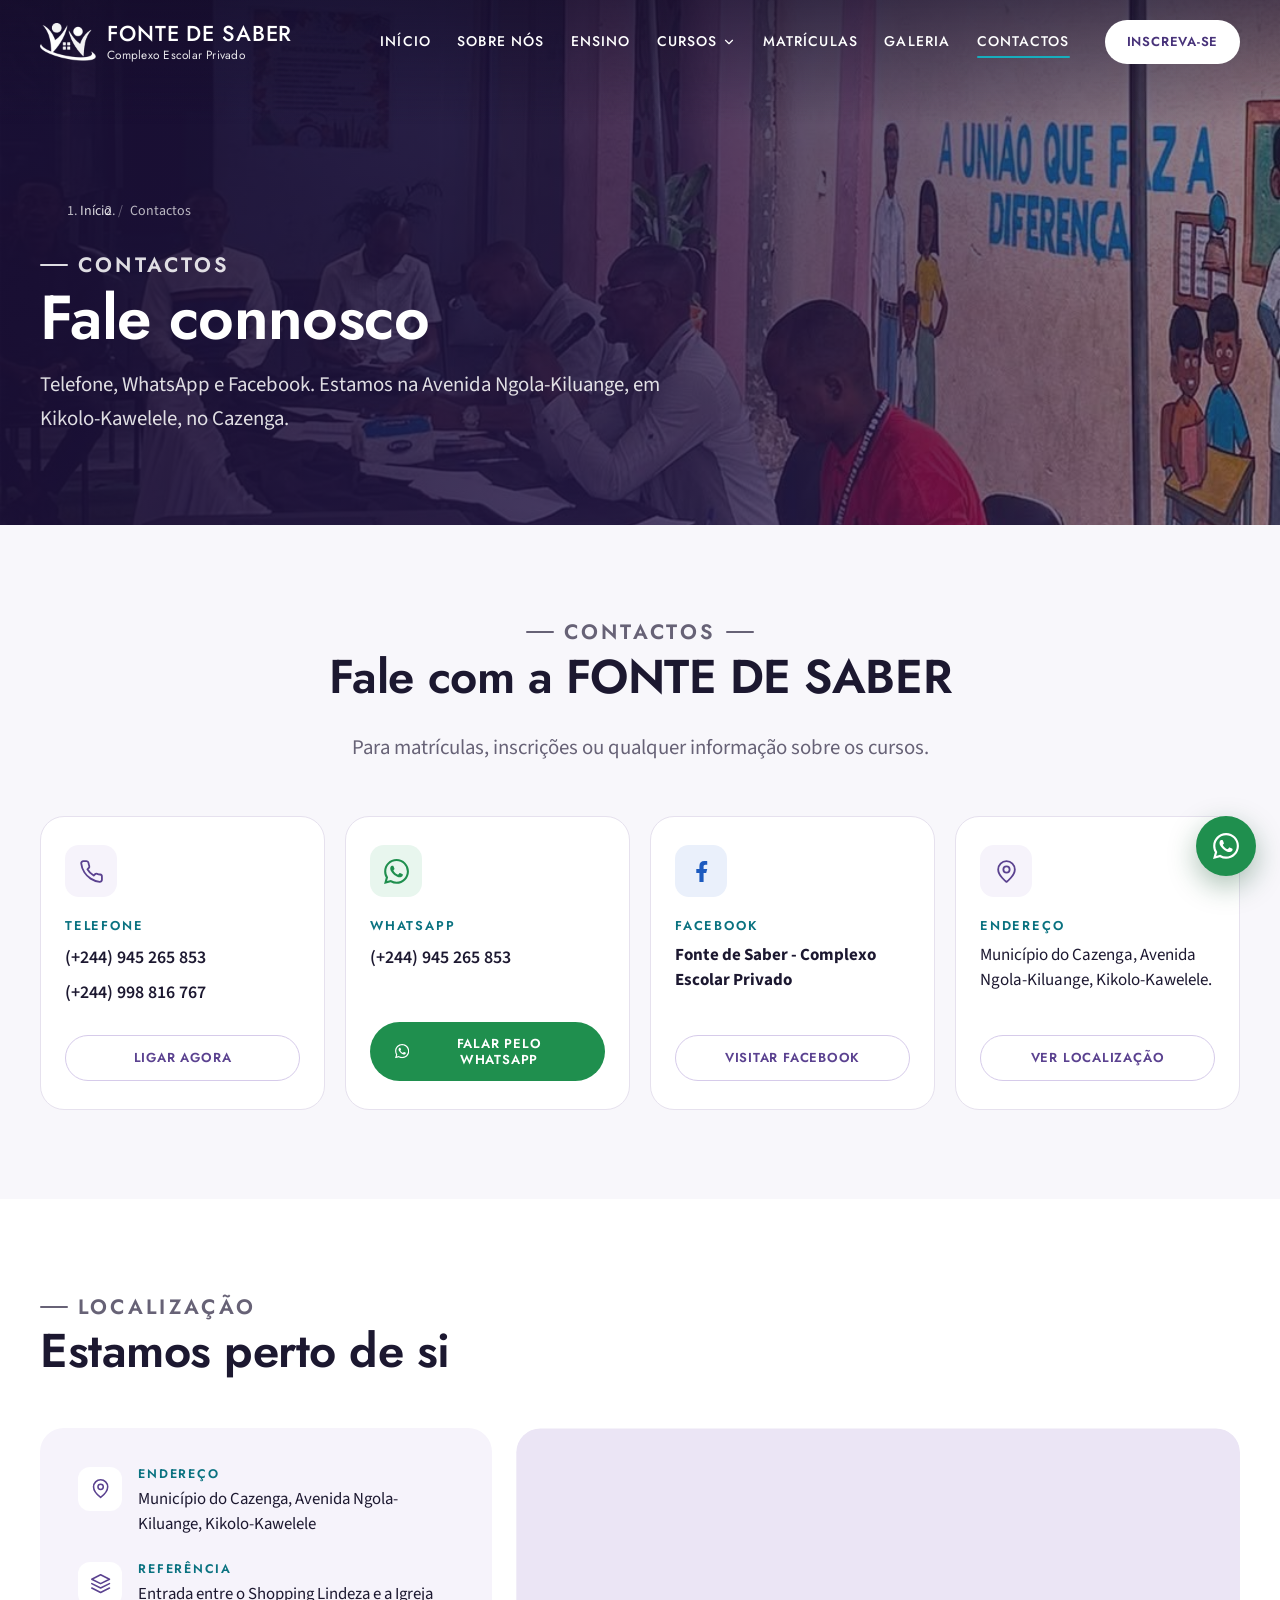
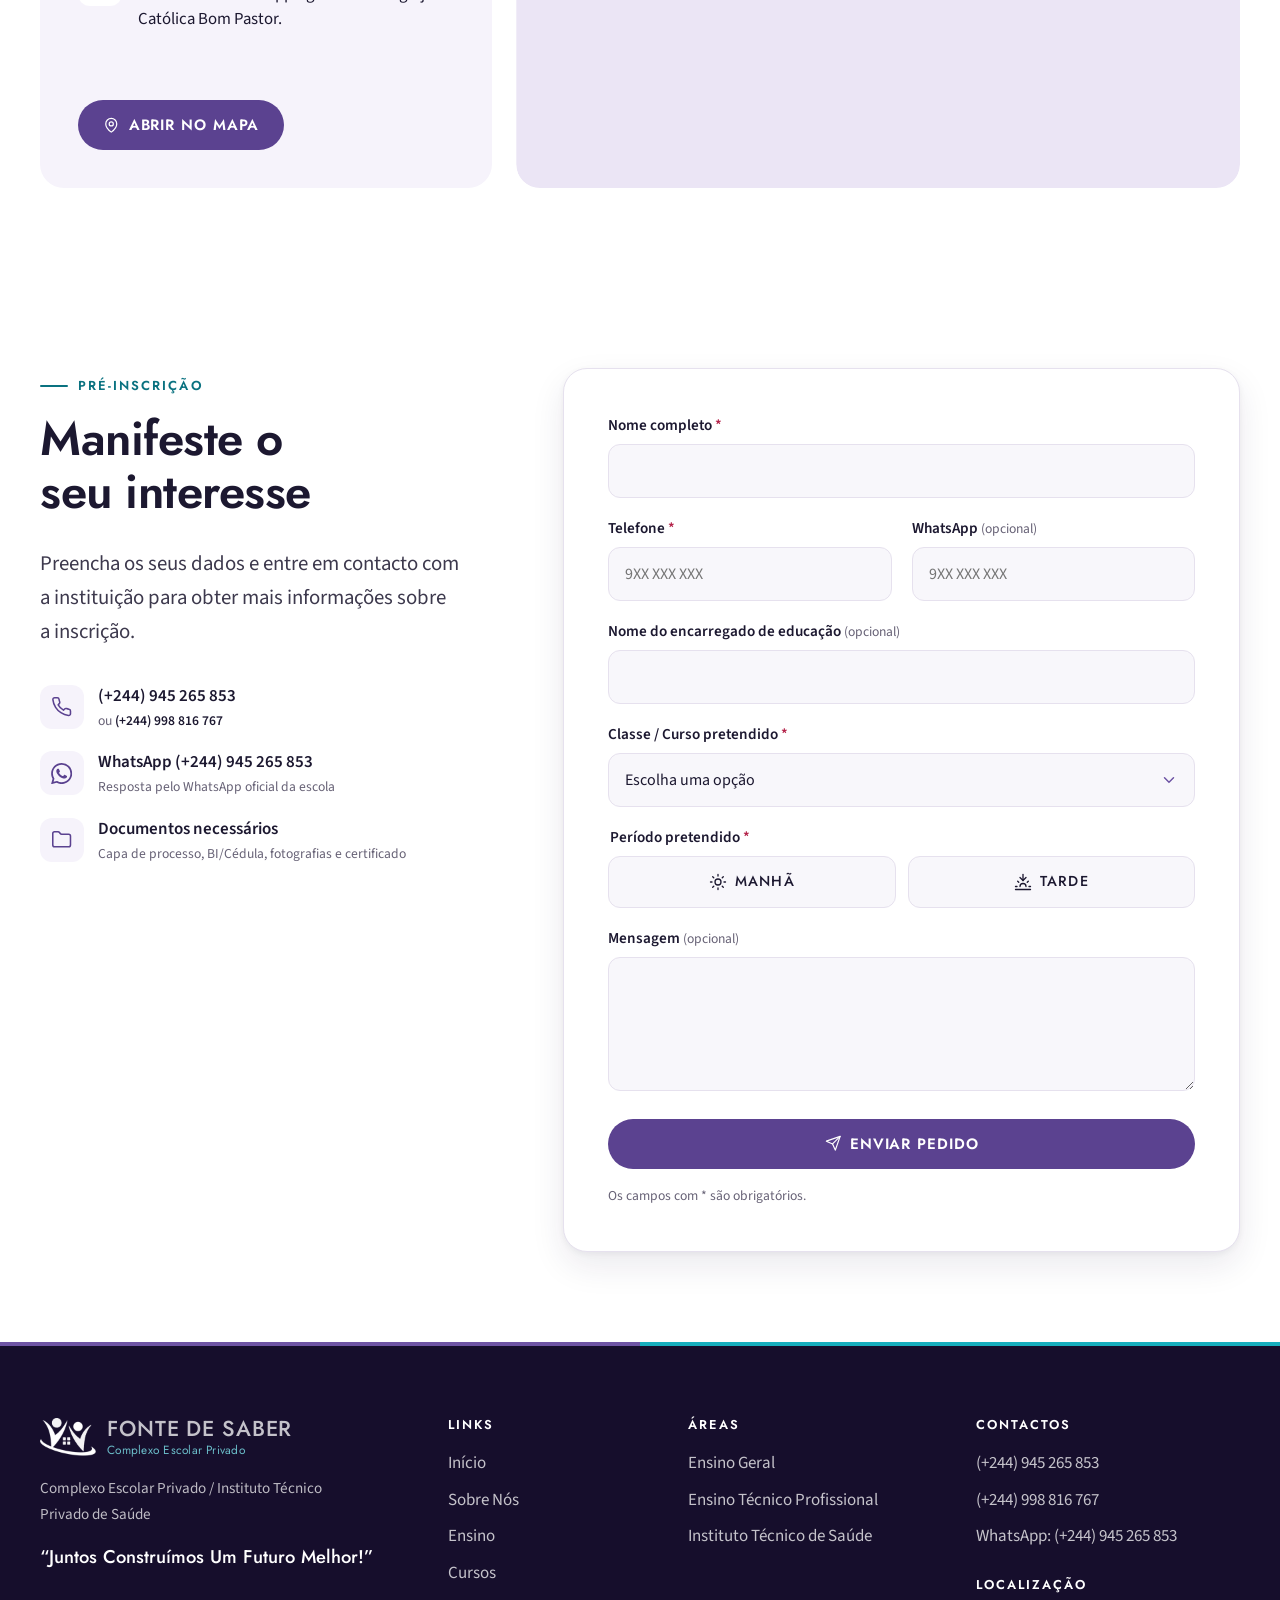
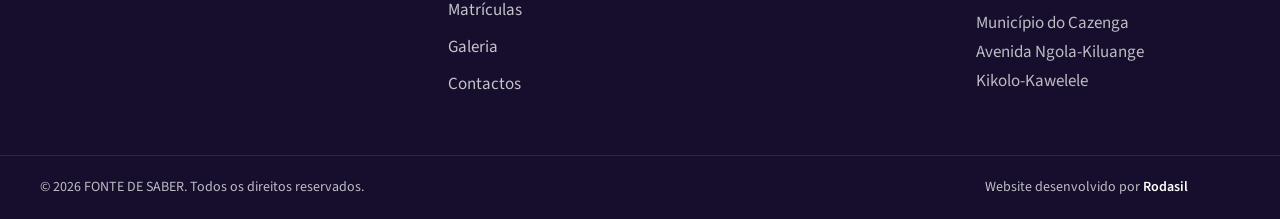
<file: contactos/index.html>
<!doctype html>
<html lang="pt">
<head>
  <meta charset="utf-8">
  <meta name="viewport" content="width=device-width, initial-scale=1">
  <meta name="robots" content="noindex, nofollow">
  <script>/* activa as animações antes do primeiro paint; is-nav = vindo de outra página do site */document.documentElement.className+=' js'+(document.referrer.indexOf(location.host)>-1?' is-nav':'');</script>
  <title>Contactos e Localização | FONTE DE SABER</title>
  <meta name="description" content="Contactos da FONTE DE SABER: (+244) 945 265 853, (+244) 998 816 767. Município do Cazenga, Avenida Ngola-Kiluange, Kikolo-Kawelele.">
  <meta name="keywords" content="Fonte de Saber, Complexo Escolar Privado, Instituto Técnico Privado de Saúde, Escola no Cazenga, Escola em Kikolo, Ensino no Cazenga, Análises Clínicas, Enfermagem, Farmácia, Gestão Empresarial, Redes e Sistemas Informáticos, Energia e Instalações Eléctricas">
  <link rel="canonical" href="https://dominio-a-definir.ao/contactos/">
  <meta name="theme-color" content="#3D2A6B">

  <!-- Open Graph -->
  <meta property="og:type" content="website">
  <meta property="og:locale" content="pt_AO">
  <meta property="og:site_name" content="FONTE DE SABER">
  <meta property="og:title" content="Contactos e Localização | FONTE DE SABER">
  <meta property="og:description" content="Contactos da FONTE DE SABER: (+244) 945 265 853, (+244) 998 816 767. Município do Cazenga, Avenida Ngola-Kiluange, Kikolo-Kawelele.">
  <meta property="og:url" content="https://dominio-a-definir.ao/contactos/">
  <meta property="og:image" content="https://dominio-a-definir.ao/assets/img/og-image.jpg">
  <meta name="twitter:card" content="summary_large_image">

  <link rel="icon" type="image/png" sizes="64x64" href="../assets/img/favicon-64.png">
  <link rel="apple-touch-icon" href="../assets/img/favicon-180.png">

  <link rel="preconnect" href="https://fonts.googleapis.com">
  <link rel="preconnect" href="https://fonts.gstatic.com" crossorigin>
  <link href="https://fonts.googleapis.com/css2?family=Jost:wght@400;500;600;700&family=Source+Sans+3:ital,wght@0,400;0,600;0,700;1,400&display=swap" rel="stylesheet">
  <link rel="stylesheet" href="../assets/css/style.css">

  <!-- Schema.org: EducationalOrganization (apenas dados oficiais fornecidos) -->
  <script type="application/ld+json">
  {
    "@context": "https://schema.org",
    "@type": "EducationalOrganization",
    "name": "FONTE DE SABER – Complexo Escolar Privado / Instituto Técnico Privado de Saúde",
    "alternateName": "FONTE DE SABER",
    "slogan": "Juntos Construímos Um Futuro Melhor!",
    "url": "https://dominio-a-definir.ao/",
    "logo": "https://dominio-a-definir.ao/assets/img/logo-full.png",
    "telephone": ["+244945265853", "+244998816767"],
    "address": {
      "@type": "PostalAddress",
      "streetAddress": "Avenida Ngola-Kiluange, Kikolo-Kawelele",
      "addressLocality": "Cazenga",
      "addressRegion": "Luanda",
      "addressCountry": "AO"
    },
    "hasOfferCatalog": {
      "@type": "OfferCatalog",
      "name": "Oferta académica",
      "itemListElement": [
        {"@type": "Course", "name": "Ensino Geral – Iniciação à 6ª Classe"},
        {"@type": "Course", "name": "Ensino Secundário – I Ciclo (7ª, 8ª e 9ª Classe)"},
        {"@type": "Course", "name": "Gestão Empresarial"},
        {"@type": "Course", "name": "Gestão de Redes e Sistemas Informáticos"},
        {"@type": "Course", "name": "Energia e Instalações Eléctricas"},
        {"@type": "Course", "name": "Análises Clínicas"},
        {"@type": "Course", "name": "Enfermagem"},
        {"@type": "Course", "name": "Farmácia"}
      ]
    }
  }
  </script>
</head>
<body>
  <a class="skip-link" href="#conteudo">Saltar para o conteúdo</a>
  <!-- Component: Icons (sprite SVG). Usar com <svg class="icon"><use href="#i-nome"/></svg>. Traços baseados em Lucide (licença ISC). -->
<svg xmlns="http://www.w3.org/2000/svg" style="display:none" aria-hidden="true">
  <symbol id="i-arrow" viewBox="0 0 24 24" fill="none" stroke="currentColor" stroke-width="2" stroke-linecap="round" stroke-linejoin="round"><path d="M5 12h14"/><path d="m12 5 7 7-7 7"/></symbol>
  <symbol id="i-book" viewBox="0 0 24 24" fill="none" stroke="currentColor" stroke-width="1.75" stroke-linecap="round" stroke-linejoin="round"><path d="M2 3h6a4 4 0 0 1 4 4v14a3 3 0 0 0-3-3H2z"/><path d="M22 3h-6a4 4 0 0 0-4 4v14a3 3 0 0 1 3-3h7z"/></symbol>
  <symbol id="i-cap" viewBox="0 0 24 24" fill="none" stroke="currentColor" stroke-width="1.75" stroke-linecap="round" stroke-linejoin="round"><path d="M22 10v6"/><path d="M2 10l10-5 10 5-10 5z"/><path d="M6 12v5c3 3 9 3 12 0v-5"/></symbol>
  <symbol id="i-briefcase" viewBox="0 0 24 24" fill="none" stroke="currentColor" stroke-width="1.75" stroke-linecap="round" stroke-linejoin="round"><rect x="2" y="7" width="20" height="14" rx="2"/><path d="M16 21V5a2 2 0 0 0-2-2h-4a2 2 0 0 0-2 2v16"/></symbol>
  <symbol id="i-chart" viewBox="0 0 24 24" fill="none" stroke="currentColor" stroke-width="1.75" stroke-linecap="round" stroke-linejoin="round"><path d="M3 3v18h18"/><path d="m7 15 4-4 3 3 6-6"/><path d="M15 8h5v5"/></symbol>
  <symbol id="i-network" viewBox="0 0 24 24" fill="none" stroke="currentColor" stroke-width="1.75" stroke-linecap="round" stroke-linejoin="round"><rect x="16" y="16" width="6" height="6" rx="1"/><rect x="2" y="16" width="6" height="6" rx="1"/><rect x="9" y="2" width="6" height="6" rx="1"/><path d="M5 16v-3a1 1 0 0 1 1-1h12a1 1 0 0 1 1 1v3"/><path d="M12 12V8"/></symbol>
  <symbol id="i-monitor" viewBox="0 0 24 24" fill="none" stroke="currentColor" stroke-width="1.75" stroke-linecap="round" stroke-linejoin="round"><rect x="2" y="3" width="20" height="14" rx="2"/><path d="M8 21h8"/><path d="M12 17v4"/></symbol>
  <symbol id="i-zap" viewBox="0 0 24 24" fill="none" stroke="currentColor" stroke-width="1.75" stroke-linecap="round" stroke-linejoin="round"><path d="M13 2 3 14h9l-1 8 10-12h-9l1-8z"/></symbol>
  <symbol id="i-heart" viewBox="0 0 24 24" fill="none" stroke="currentColor" stroke-width="1.75" stroke-linecap="round" stroke-linejoin="round"><path d="M19 14c1.49-1.46 3-3.21 3-5.5A5.5 5.5 0 0 0 16.5 3c-1.76 0-3 .5-4.5 2-1.5-1.5-2.74-2-4.5-2A5.5 5.5 0 0 0 2 8.5c0 2.3 1.5 4.05 3 5.5l7 7Z"/><path d="M3.22 12H9.5l.5-1 2 4.5 2-7 1.5 3.5h5.27"/></symbol>
  <symbol id="i-microscope" viewBox="0 0 24 24" fill="none" stroke="currentColor" stroke-width="1.75" stroke-linecap="round" stroke-linejoin="round"><path d="M6 18h8"/><path d="M3 22h18"/><path d="M14 22a7 7 0 1 0 0-14h-1"/><path d="M9 14h2"/><path d="M9 12a2 2 0 0 1-2-2V6h6v4a2 2 0 0 1-2 2Z"/><path d="M12 6V3a1 1 0 0 0-1-1H9a1 1 0 0 0-1 1v3"/></symbol>
  <symbol id="i-stethoscope" viewBox="0 0 24 24" fill="none" stroke="currentColor" stroke-width="1.75" stroke-linecap="round" stroke-linejoin="round"><path d="M4.8 2.3A.3.3 0 1 0 5 2H4a2 2 0 0 0-2 2v5a6 6 0 0 0 6 6 6 6 0 0 0 6-6V4a2 2 0 0 0-2-2h-1a.2.2 0 1 0 .3.3"/><path d="M8 15v1a6 6 0 0 0 6 6 6 6 0 0 0 6-6v-4"/><circle cx="20" cy="10" r="2"/></symbol>
  <symbol id="i-pill" viewBox="0 0 24 24" fill="none" stroke="currentColor" stroke-width="1.75" stroke-linecap="round" stroke-linejoin="round"><path d="m10.5 20.5 10-10a4.95 4.95 0 1 0-7-7l-10 10a4.95 4.95 0 1 0 7 7Z"/><path d="m8.5 8.5 7 7"/></symbol>
  <symbol id="i-phone" viewBox="0 0 24 24" fill="none" stroke="currentColor" stroke-width="1.75" stroke-linecap="round" stroke-linejoin="round"><path d="M22 16.92v3a2 2 0 0 1-2.18 2 19.79 19.79 0 0 1-8.63-3.07 19.5 19.5 0 0 1-6-6 19.79 19.79 0 0 1-3.07-8.67A2 2 0 0 1 4.11 2h3a2 2 0 0 1 2 1.72 12.84 12.84 0 0 0 .7 2.81 2 2 0 0 1-.45 2.11L8.09 9.91a16 16 0 0 0 6 6l1.27-1.27a2 2 0 0 1 2.11-.45 12.84 12.84 0 0 0 2.81.7A2 2 0 0 1 22 16.92z"/></symbol>
  <symbol id="i-pin" viewBox="0 0 24 24" fill="none" stroke="currentColor" stroke-width="1.75" stroke-linecap="round" stroke-linejoin="round"><path d="M20 10c0 6-8 12-8 12s-8-6-8-12a8 8 0 0 1 16 0Z"/><circle cx="12" cy="10" r="3"/></symbol>
  <symbol id="i-sun" viewBox="0 0 24 24" fill="none" stroke="currentColor" stroke-width="1.75" stroke-linecap="round" stroke-linejoin="round"><circle cx="12" cy="12" r="4"/><path d="M12 2v2M12 20v2M4.93 4.93l1.41 1.41M17.66 17.66l1.41 1.41M2 12h2M20 12h2M6.34 17.66l-1.41 1.41M19.07 4.93l-1.41 1.41"/></symbol>
  <symbol id="i-sunset" viewBox="0 0 24 24" fill="none" stroke="currentColor" stroke-width="1.75" stroke-linecap="round" stroke-linejoin="round"><path d="M12 10V2"/><path d="m4.93 10.93 1.41 1.41M2 18h2M20 18h2M19.07 10.93l-1.41 1.41M22 22H2"/><path d="m16 6-4 4-4-4"/><path d="M16 18a4 4 0 0 0-8 0"/></symbol>
  <symbol id="i-check" viewBox="0 0 24 24" fill="none" stroke="currentColor" stroke-width="2.25" stroke-linecap="round" stroke-linejoin="round"><path d="M20 6 9 17l-5-5"/></symbol>
  <symbol id="i-menu" viewBox="0 0 24 24" fill="none" stroke="currentColor" stroke-width="2" stroke-linecap="round"><path d="M4 7h16M4 12h16M4 17h16"/></symbol>
  <symbol id="i-x" viewBox="0 0 24 24" fill="none" stroke="currentColor" stroke-width="2" stroke-linecap="round"><path d="M18 6 6 18M6 6l12 12"/></symbol>
  <symbol id="i-chevron-down" viewBox="0 0 24 24" fill="none" stroke="currentColor" stroke-width="2" stroke-linecap="round" stroke-linejoin="round"><path d="m6 9 6 6 6-6"/></symbol>
  <symbol id="i-chevron-left" viewBox="0 0 24 24" fill="none" stroke="currentColor" stroke-width="2" stroke-linecap="round" stroke-linejoin="round"><path d="m15 18-6-6 6-6"/></symbol>
  <symbol id="i-chevron-right" viewBox="0 0 24 24" fill="none" stroke="currentColor" stroke-width="2" stroke-linecap="round" stroke-linejoin="round"><path d="m9 18 6-6-6-6"/></symbol>
  <symbol id="i-folder" viewBox="0 0 24 24" fill="none" stroke="currentColor" stroke-width="1.75" stroke-linecap="round" stroke-linejoin="round"><path d="M20 20a2 2 0 0 0 2-2V8a2 2 0 0 0-2-2h-7.9a2 2 0 0 1-1.69-.9L9.6 3.9A2 2 0 0 0 7.93 3H4a2 2 0 0 0-2 2v13a2 2 0 0 0 2 2Z"/></symbol>
  <symbol id="i-idcard" viewBox="0 0 24 24" fill="none" stroke="currentColor" stroke-width="1.75" stroke-linecap="round" stroke-linejoin="round"><rect x="2" y="5" width="20" height="14" rx="2"/><circle cx="8" cy="12" r="2"/><path d="M14 10h4M14 14h4"/></symbol>
  <symbol id="i-camera" viewBox="0 0 24 24" fill="none" stroke="currentColor" stroke-width="1.75" stroke-linecap="round" stroke-linejoin="round"><path d="M14.5 4h-5L7 7H4a2 2 0 0 0-2 2v9a2 2 0 0 0 2 2h16a2 2 0 0 0 2-2V9a2 2 0 0 0-2-2h-3l-2.5-3z"/><circle cx="12" cy="13" r="3"/></symbol>
  <symbol id="i-certificate" viewBox="0 0 24 24" fill="none" stroke="currentColor" stroke-width="1.75" stroke-linecap="round" stroke-linejoin="round"><path d="M15 2H6a2 2 0 0 0-2 2v16a2 2 0 0 0 2 2h12a2 2 0 0 0 2-2V7Z"/><path d="M14 2v4a2 2 0 0 0 2 2h4"/><circle cx="12" cy="13" r="2.5"/><path d="m10.5 15.2-.8 3.8 2.3-1.2 2.3 1.2-.8-3.8"/></symbol>
  <symbol id="i-users" viewBox="0 0 24 24" fill="none" stroke="currentColor" stroke-width="1.75" stroke-linecap="round" stroke-linejoin="round"><path d="M16 21v-2a4 4 0 0 0-4-4H6a4 4 0 0 0-4 4v2"/><circle cx="9" cy="7" r="4"/><path d="M22 21v-2a4 4 0 0 0-3-3.87M16 3.13a4 4 0 0 1 0 7.75"/></symbol>
  <symbol id="i-layers" viewBox="0 0 24 24" fill="none" stroke="currentColor" stroke-width="1.75" stroke-linecap="round" stroke-linejoin="round"><path d="m12 2 10 5-10 5L2 7z"/><path d="m2 17 10 5 10-5"/><path d="m2 12 10 5 10-5"/></symbol>
  <symbol id="i-blocks" viewBox="0 0 24 24" fill="none" stroke="currentColor" stroke-width="1.75" stroke-linecap="round" stroke-linejoin="round"><rect x="3" y="3" width="7" height="7" rx="1.5"/><rect x="14" y="3" width="7" height="7" rx="1.5"/><rect x="3" y="14" width="7" height="7" rx="1.5"/><rect x="14" y="14" width="7" height="7" rx="1.5"/></symbol>
  <symbol id="i-whatsapp" viewBox="0 0 24 24" fill="currentColor"><path d="M17.47 14.38c-.3-.15-1.76-.87-2.03-.97-.27-.1-.47-.15-.67.15-.2.3-.77.97-.94 1.16-.17.2-.35.22-.64.08-.3-.15-1.26-.46-2.39-1.48-.88-.79-1.48-1.76-1.65-2.06-.17-.3-.02-.46.13-.6.13-.14.3-.35.45-.52.15-.18.2-.3.3-.5.1-.2.05-.37-.03-.52-.07-.15-.67-1.61-.92-2.2-.24-.58-.49-.5-.67-.51h-.57c-.2 0-.52.07-.8.37-.27.3-1.04 1.02-1.04 2.48s1.07 2.88 1.21 3.07c.15.2 2.1 3.2 5.08 4.49.7.3 1.26.49 1.7.63.71.22 1.36.19 1.87.12.57-.09 1.76-.72 2-1.41.25-.7.25-1.29.18-1.41-.08-.13-.28-.2-.57-.35m-5.42 7.4A9.87 9.87 0 0 1 7.02 20.4l-.36-.21-3.74.98 1-3.65-.24-.37a9.86 9.86 0 0 1-1.51-5.26c0-5.45 4.44-9.88 9.89-9.88 2.64 0 5.12 1.03 6.99 2.9a9.83 9.83 0 0 1 2.89 6.99c0 5.45-4.44 9.88-9.89 9.88M20.46 3.49A11.82 11.82 0 0 0 12.05 0C5.5 0 .16 5.34.16 11.89c0 2.1.55 4.14 1.59 5.95L.06 24l6.3-1.65a11.88 11.88 0 0 0 5.69 1.45c6.55 0 11.89-5.34 11.89-11.89 0-3.18-1.24-6.17-3.48-8.42"/></symbol>
  <symbol id="i-facebook" viewBox="0 0 24 24" fill="currentColor"><path d="M14 13.5h2.5l1-4H14v-2c0-1.03 0-2 2-2h1.5V2.14C17.17 2.1 15.94 2 14.64 2 11.93 2 10 3.66 10 6.7v2.8H7v4h3V22h4z"/></symbol>
  <symbol id="i-send" viewBox="0 0 24 24" fill="none" stroke="currentColor" stroke-width="1.75" stroke-linecap="round" stroke-linejoin="round"><path d="m22 2-7 20-4-9-9-4z"/><path d="M22 2 11 13"/></symbol>
  <symbol id="i-expand" viewBox="0 0 24 24" fill="none" stroke="currentColor" stroke-width="1.75" stroke-linecap="round" stroke-linejoin="round"><path d="M15 3h6v6M9 21H3v-6M21 3l-7 7M3 21l7-7"/></symbol>
</svg>

  <!-- Component: Header + MobileMenu
     Transparente sobre o hero; ganha fundo sólido e sombra ao fazer scroll (classe .is-solid, ver main.js).
     WordPress: substituir pelo cabeçalho do tema / Elementor Header, mantendo as mesmas classes. -->
<header class="site-header" data-header>
  <div class="container site-header__inner">
    <a class="brand" href="../" aria-label="FONTE DE SABER – página inicial">
      <img class="brand__mark" src="../assets/img/logo-mark.png" alt="" width="56" height="38">
      <span class="brand__text">
        <span class="brand__name">FONTE DE SABER</span>
        <span class="brand__tag">Complexo Escolar Privado</span>
      </span>
    </a>

    <nav class="nav" aria-label="Navegação principal">
      <ul class="nav__list">
        <li><a class="nav__link" href="../">Início</a></li>
        <li><a class="nav__link" href="../sobre/">Sobre Nós</a></li>
        <li><a class="nav__link" href="../ensino/">Ensino</a></li>
        <li class="nav__item--drop">
          <button class="nav__link nav__drop-toggle" type="button" aria-expanded="false" aria-controls="menu-cursos">
            Cursos <svg class="icon icon--sm" aria-hidden="true"><use href="#i-chevron-down"/></svg>
          </button>
          <ul class="nav__dropdown" id="menu-cursos">
            <li><a href="../tecnico-profissional/"><svg class="icon" aria-hidden="true"><use href="#i-briefcase"/></svg><span><strong>Ensino Técnico Profissional</strong><small>Gestão, Informática e Electricidade</small></span></a></li>
            <li><a href="../saude/"><svg class="icon" aria-hidden="true"><use href="#i-heart"/></svg><span><strong>Instituto Técnico de Saúde</strong><small>Análises Clínicas, Enfermagem e Farmácia</small></span></a></li>
          </ul>
        </li>
        <li><a class="nav__link" href="../matriculas/">Matrículas</a></li>
        <li><a class="nav__link" href="../galeria/">Galeria</a></li>
        <li><a class="nav__link" href="../contactos/" aria-current="page">Contactos</a></li>
      </ul>
    </nav>

    <a class="btn btn--primary site-header__cta" href="../pre-inscricao/">Inscreva-se</a>

    <button class="nav-toggle" type="button" aria-expanded="false" aria-controls="mobile-menu" aria-label="Abrir menu">
      <svg class="icon nav-toggle__open" aria-hidden="true"><use href="#i-menu"/></svg>
      <svg class="icon nav-toggle__close" aria-hidden="true"><use href="#i-x"/></svg>
    </button>
  </div>

  <!-- Component: MobileMenu -->
  <div class="mobile-menu" id="mobile-menu" hidden>
    <nav aria-label="Navegação móvel">
      <ul class="mobile-menu__list">
        <li><a href="../">Início</a></li>
        <li><a href="../sobre/">Sobre Nós</a></li>
        <li><a href="../ensino/">Ensino</a></li>
        <li class="mobile-menu__group">
          <span class="mobile-menu__label">Cursos</span>
          <a href="../tecnico-profissional/">Ensino Técnico Profissional</a>
          <a href="../saude/">Instituto Técnico de Saúde</a>
        </li>
        <li><a href="../matriculas/">Matrículas</a></li>
        <li><a href="../galeria/">Galeria</a></li>
        <li><a href="../contactos/" aria-current="page">Contactos</a></li>
      </ul>
    </nav>
    <div class="mobile-menu__foot">
      <a class="btn btn--primary btn--block" href="../pre-inscricao/">Inscreva-se agora</a>
      <a class="mobile-menu__phone" href="tel:+244945265853"><svg class="icon" aria-hidden="true"><use href="#i-phone"/></svg> (+244) 945 265 853</a>
    </div>
  </div>
</header>


  <main id="conteudo" tabindex="-1">
<!-- Página: Contactos -->
<section class="page-hero" aria-labelledby="page-title">
  <!-- IMAGEM: atendimento durante a reunião com encarregados. Ideal: fotografia da fachada/entrada da escola. Substituir em assets/img/galeria/19-encarregados.jpg -->
  <img class="page-hero__bg" src="../assets/img/galeria/19-encarregados.jpg" alt="" width="1080" height="1350" fetchpriority="high" style="object-position:50% 40%">
  <div class="container">
    <ol class="breadcrumb" aria-label="Caminho"><li><a href="../">Início</a></li><li aria-current="page">Contactos</li></ol>
    <p class="eyebrow eyebrow--light">Contactos</p>
    <h1 id="page-title">Fale connosco</h1>
    <p>Telefone, WhatsApp e Facebook. Estamos na Avenida Ngola-Kiluange, em Kikolo-Kawelele, no Cazenga.</p>
  </div>
</section>

<!-- Secção: Contactos — 4 x ContactCard -->
<section class="section section--soft contact" id="contactos" aria-labelledby="contact-title">
  <div class="container">
    <div class="section-header section-header--center reveal">
      <p class="eyebrow">Contactos</p>
      <h2 id="contact-title">Fale com a FONTE DE SABER</h2>
      <p>Para matrículas, inscrições ou qualquer informação sobre os cursos.</p>
    </div>
    <div class="contact__grid">
      <article class="contact-card reveal">
        <span class="contact-card__icon"><svg class="icon" aria-hidden="true"><use href="#i-phone"/></svg></span>
        <h3>Telefone</h3>
        <a href="tel:+244945265853">(+244) 945 265 853</a>
        <a href="tel:+244998816767">(+244) 998 816 767</a>
        <span class="contact-card__spacer"></span>
        <a class="btn btn--outline" href="tel:+244945265853">Ligar agora</a>
      </article>
      <article class="contact-card contact-card--wa reveal" style="--d:.06s">
        <span class="contact-card__icon"><svg class="icon" aria-hidden="true"><use href="#i-whatsapp"/></svg></span>
        <h3>WhatsApp</h3>
        <a href="https://wa.me/244945265853" target="_blank" rel="noopener">(+244) 945 265 853</a>
        <span class="contact-card__spacer"></span>
        <a class="btn btn--wa" href="https://wa.me/244945265853?text=Ol%C3%A1%2C%20gostaria%20de%20obter%20informa%C3%A7%C3%B5es%20sobre%20as%20matr%C3%ADculas%20da%20FONTE%20DE%20SABER." target="_blank" rel="noopener"><svg class="icon" aria-hidden="true"><use href="#i-whatsapp"/></svg> Falar pelo WhatsApp</a>
      </article>
      <article class="contact-card contact-card--fb reveal" style="--d:.12s">
        <span class="contact-card__icon"><svg class="icon" aria-hidden="true"><use href="#i-facebook"/></svg></span>
        <h3>Facebook</h3>
        <p><strong>Fonte de Saber - Complexo Escolar Privado</strong></p>
        <span class="contact-card__spacer"></span>
        <!-- PLACEHOLDER: o URL da página de Facebook não foi fornecido. Este link abre a pesquisa do Facebook pelo nome
             da página. Substituir pelo endereço real (ex.: https://www.facebook.com/nome-da-pagina). -->
        <a class="btn btn--outline" href="https://www.facebook.com/search/top?q=Fonte%20de%20Saber%20-%20Complexo%20Escolar%20Privado" target="_blank" rel="noopener" data-placeholder="facebook-url">Visitar Facebook</a>
      </article>
      <article class="contact-card reveal" style="--d:.18s">
        <span class="contact-card__icon"><svg class="icon" aria-hidden="true"><use href="#i-pin"/></svg></span>
        <h3>Endereço</h3>
        <address>Município do Cazenga, Avenida Ngola-Kiluange, Kikolo-Kawelele.</address>
        <span class="contact-card__spacer"></span>
        <a class="btn btn--outline" href="../contactos/#localizacao">Ver localização</a>
      </article>
    </div>
  </div>
</section>

<!-- Secção: Localização (mapa por pesquisa de endereço — sem coordenadas inventadas) -->
<section class="section location" id="localizacao" aria-labelledby="location-title">
  <div class="container">
    <div class="section-header reveal">
      <p class="eyebrow">Localização</p>
      <h2 id="location-title">Estamos perto de si</h2>
    </div>
    <div class="location__grid">
      <div class="location__card reveal">
        <div class="location__item">
          <span class="location__item-icon"><svg class="icon" aria-hidden="true"><use href="#i-pin"/></svg></span>
          <div>
            <h3>Endereço</h3>
            <address>Município do Cazenga, Avenida Ngola-Kiluange, Kikolo-Kawelele</address>
          </div>
        </div>
        <div class="location__item">
          <span class="location__item-icon"><svg class="icon" aria-hidden="true"><use href="#i-layers"/></svg></span>
          <div>
            <h3>Referência</h3>
            <p>Entrada entre o Shopping Lindeza e a Igreja Católica Bom Pastor.</p>
          </div>
        </div>
        <a class="btn btn--primary" href="https://www.google.com/maps/search/?api=1&amp;query=Avenida%20Ngola%20Kiluange%2C%20Kikolo%2C%20Cazenga%2C%20Luanda%2C%20Angola" target="_blank" rel="noopener">
          <svg class="icon" aria-hidden="true"><use href="#i-pin"/></svg> Abrir no mapa
        </a>
      </div>
      <!-- MAPA: embed por pesquisa de texto. Quando a escola tiver a ficha no Google Maps,
           substituir o src pelo "Incorporar um mapa" da própria ficha. -->
      <div class="map reveal" style="--d:.08s">
        <iframe title="Mapa: Avenida Ngola-Kiluange, Kikolo, Cazenga, Luanda" src="https://www.google.com/maps?q=Avenida%20Ngola%20Kiluange%2C%20Kikolo%2C%20Cazenga%2C%20Luanda%2C%20Angola&amp;output=embed" loading="lazy" referrerpolicy="no-referrer-when-downgrade"></iframe>
      </div>
    </div>
  </div>
</section>

<!-- Secção: Formulário de pré-inscrição
     IMPORTANTE: apenas interface frontend — não existe envio para servidor.
     No WordPress, substituir o <form> por Contact Form 7 / WPForms / Elementor Form com os mesmos campos. -->
<section class="section" id="pre-inscricao" aria-labelledby="form-title">
  <div class="container form-wrap">
    <div class="form-aside reveal">
      <p class="eyebrow">Pré-inscrição</p>
      <h2 id="form-title">Manifeste o seu interesse</h2>
      <p class="lead">Preencha os seus dados e entre em contacto com a instituição para obter mais informações sobre a inscrição.</p>
      <ul class="form-aside__list">
        <li><span class="icon-box"><svg class="icon" aria-hidden="true"><use href="#i-phone"/></svg></span><div><a href="tel:+244945265853">(+244) 945 265 853</a><small>ou <a href="tel:+244998816767">(+244) 998 816 767</a></small></div></li>
        <li><span class="icon-box"><svg class="icon" aria-hidden="true"><use href="#i-whatsapp"/></svg></span><div><a href="https://wa.me/244945265853" target="_blank" rel="noopener">WhatsApp (+244) 945 265 853</a><small>Resposta pelo WhatsApp oficial da escola</small></div></li>
        <li><span class="icon-box"><svg class="icon" aria-hidden="true"><use href="#i-folder"/></svg></span><div><a href="../matriculas/#requisitos">Documentos necessários</a><small>Capa de processo, BI/Cédula, fotografias e certificado</small></div></li>
      </ul>
    </div>

    <div class="form-card reveal" style="--d:.08s">
      <form data-preinscricao novalidate>
        <div class="form-grid">
          <div class="field field--full">
            <label for="f-nome">Nome completo <span class="req" aria-hidden="true">*</span></label>
            <input id="f-nome" name="nome" type="text" autocomplete="name" required aria-describedby="e-nome">
            <span class="field__error" id="e-nome" data-error="nome" aria-live="polite"></span>
          </div>
          <div class="field">
            <label for="f-telefone">Telefone <span class="req" aria-hidden="true">*</span></label>
            <input id="f-telefone" name="telefone" type="tel" inputmode="tel" autocomplete="tel" placeholder="9XX XXX XXX" required aria-describedby="e-telefone">
            <span class="field__error" id="e-telefone" data-error="telefone" aria-live="polite"></span>
          </div>
          <div class="field">
            <label for="f-whatsapp">WhatsApp <span class="opt">(opcional)</span></label>
            <input id="f-whatsapp" name="whatsapp" type="tel" inputmode="tel" placeholder="9XX XXX XXX">
          </div>
          <div class="field field--full">
            <label for="f-encarregado">Nome do encarregado de educação <span class="opt">(opcional)</span></label>
            <input id="f-encarregado" name="encarregado" type="text" autocomplete="off">
          </div>
          <div class="field field--full">
            <label for="f-curso">Classe / Curso pretendido <span class="req" aria-hidden="true">*</span></label>
            <select id="f-curso" name="curso" required aria-describedby="e-curso">
              <option value="">Escolha uma opção</option>
              <optgroup label="Jardim de Infância e Ensino Primário">
                <option>Iniciação</option><option>1ª Classe</option><option>2ª Classe</option><option>3ª Classe</option><option>4ª Classe</option><option>5ª Classe</option><option>6ª Classe</option>
              </optgroup>
              <optgroup label="Ensino Secundário — I Ciclo">
                <option>7ª Classe</option><option>8ª Classe</option><option>9ª Classe</option>
              </optgroup>
              <optgroup label="Ensino Médio Técnico Profissional">
                <option>Gestão Empresarial</option><option>Gestão de Redes e Sistemas Informáticos</option><option>Energia e Instalações Eléctricas</option>
              </optgroup>
              <optgroup label="Instituto Técnico Privado de Saúde">
                <option>Análises Clínicas</option><option>Enfermagem</option><option>Farmácia</option>
              </optgroup>
            </select>
            <span class="field__error" id="e-curso" data-error="curso" aria-live="polite"></span>
          </div>
          <fieldset class="field field--full">
            <legend>Período pretendido <span class="req" aria-hidden="true">*</span></legend>
            <div class="radio-group">
              <label class="radio-card"><input type="radio" name="periodo" value="Manhã"><span><svg class="icon" aria-hidden="true"><use href="#i-sun"/></svg> Manhã</span></label>
              <label class="radio-card"><input type="radio" name="periodo" value="Tarde"><span><svg class="icon" aria-hidden="true"><use href="#i-sunset"/></svg> Tarde</span></label>
            </div>
            <span class="field__error" data-error="periodo" aria-live="polite"></span>
          </fieldset>
          <div class="field field--full">
            <label for="f-mensagem">Mensagem <span class="opt">(opcional)</span></label>
            <textarea id="f-mensagem" name="mensagem" rows="4"></textarea>
          </div>
        </div>
        <div class="form-actions">
          <button class="btn btn--primary btn--block" type="submit"><svg class="icon" aria-hidden="true"><use href="#i-send"/></svg> Enviar pedido</button>
          <p class="form-note">Os campos com <span class="req">*</span> são obrigatórios.</p>
        </div>
      </form>

      <div class="form-success" data-preinscricao-ok hidden role="status">
        <span class="form-success__icon"><svg class="icon" aria-hidden="true"><use href="#i-check"/></svg></span>
        <h3>Pedido registado</h3>
        <p>Obrigado pelo seu interesse na FONTE DE SABER. Entraremos em contacto consigo através dos dados fornecidos.</p>
        <div class="btn-row">
          <a class="btn btn--wa" href="https://wa.me/244945265853" target="_blank" rel="noopener" data-preinscricao-wa><svg class="icon" aria-hidden="true"><use href="#i-whatsapp"/></svg> Enviar também pelo WhatsApp</a>
          <button class="btn btn--outline" type="button" data-preinscricao-reset>Novo pedido</button>
        </div>
      </div>
    </div>
  </div>
</section>


  </main>

  <!-- Component: Footer -->
<footer class="site-footer">
  <div class="container site-footer__grid">
    <div class="site-footer__brand">
      <a class="brand brand--footer" href="../" aria-label="FONTE DE SABER – página inicial">
        <img class="brand__mark" src="../assets/img/logo-mark.png" alt="" width="56" height="38" loading="lazy">
        <span class="brand__text">
          <span class="brand__name">FONTE DE SABER</span>
          <span class="brand__tag">Complexo Escolar Privado</span>
        </span>
      </a>
      <p class="site-footer__desc">Complexo Escolar Privado / Instituto Técnico Privado de Saúde</p>
      <p class="site-footer__slogan">“Juntos Construímos Um Futuro Melhor!”</p>
    </div>

    <nav class="site-footer__col" aria-label="Links do rodapé">
      <h2 class="site-footer__title">Links</h2>
      <ul>
        <li><a href="../">Início</a></li>
        <li><a href="../sobre/">Sobre Nós</a></li>
        <li><a href="../ensino/">Ensino</a></li>
        <li><a href="../ensino/#cursos">Cursos</a></li>
        <li><a href="../matriculas/">Matrículas</a></li>
        <li><a href="../galeria/">Galeria</a></li>
        <li><a href="../contactos/">Contactos</a></li>
      </ul>
    </nav>

    <div class="site-footer__col">
      <h2 class="site-footer__title">Áreas</h2>
      <ul>
        <li><a href="../ensino/">Ensino Geral</a></li>
        <li><a href="../tecnico-profissional/">Ensino Técnico Profissional</a></li>
        <li><a href="../saude/">Instituto Técnico de Saúde</a></li>
      </ul>
    </div>

    <div class="site-footer__col">
      <h2 class="site-footer__title">Contactos</h2>
      <ul>
        <li><a href="tel:+244945265853">(+244) 945 265 853</a></li>
        <li><a href="tel:+244998816767">(+244) 998 816 767</a></li>
        <li><a href="https://wa.me/244945265853" target="_blank" rel="noopener">WhatsApp: (+244) 945 265 853</a></li>
      </ul>
      <h2 class="site-footer__title site-footer__title--spaced">Localização</h2>
      <address>
        Município do Cazenga<br>
        Avenida Ngola-Kiluange<br>
        Kikolo-Kawelele
      </address>
    </div>
  </div>

  <div class="site-footer__bottom">
    <div class="container site-footer__bottom-inner">
      <p>© 2026 FONTE DE SABER. Todos os direitos reservados.</p>
      <p>Website desenvolvido por <strong>Rodasil</strong></p>
    </div>
  </div>
</footer>

  <!-- Component: WhatsAppButton (flutuante). Número oficial: 244945265853 -->
<a class="wa-float" href="https://wa.me/244945265853?text=Ol%C3%A1%2C%20gostaria%20de%20obter%20informa%C3%A7%C3%B5es%20sobre%20as%20matr%C3%ADculas%20da%20FONTE%20DE%20SABER." target="_blank" rel="noopener" aria-label="Falar pelo WhatsApp com a FONTE DE SABER">
  <svg class="icon" aria-hidden="true"><use href="#i-whatsapp"/></svg>
  <span class="wa-float__label">WhatsApp</span>
</a>


  <script src="../assets/js/main.js" defer></script>
</body>
</html>
</file>
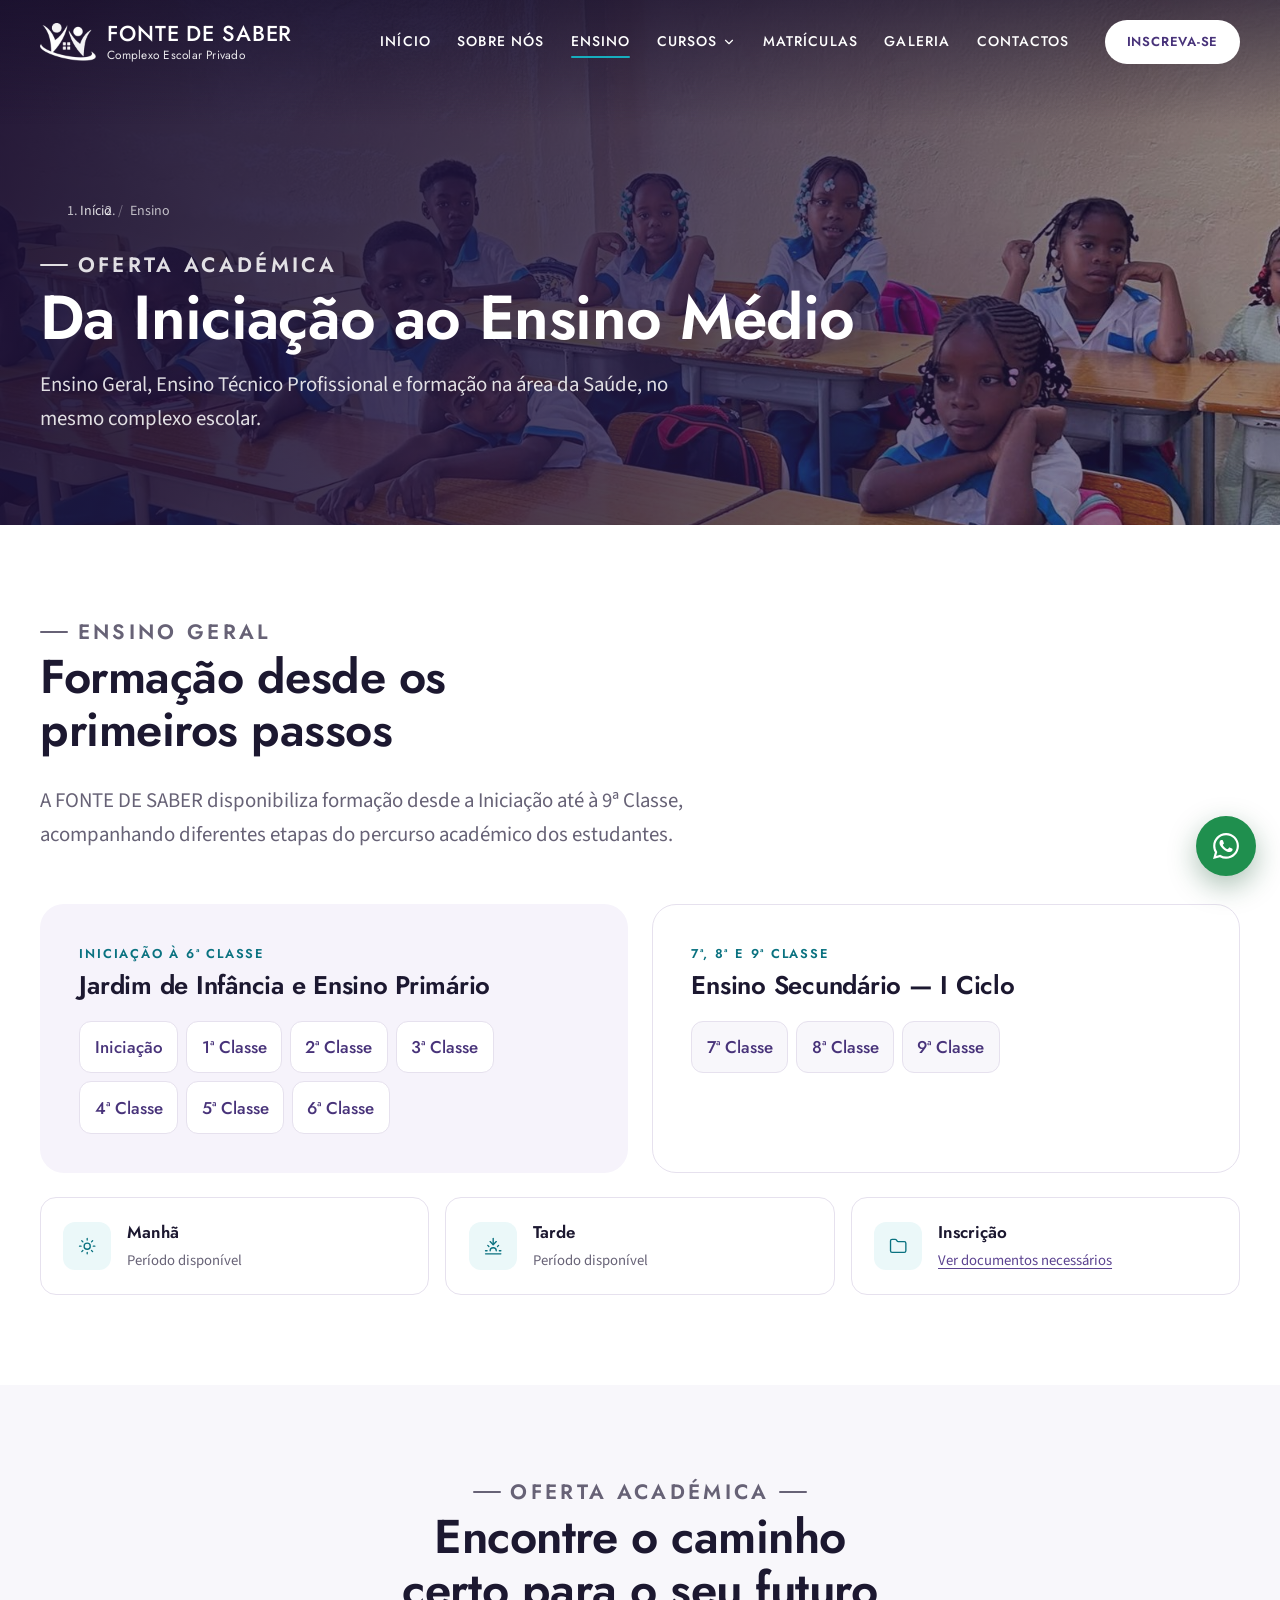
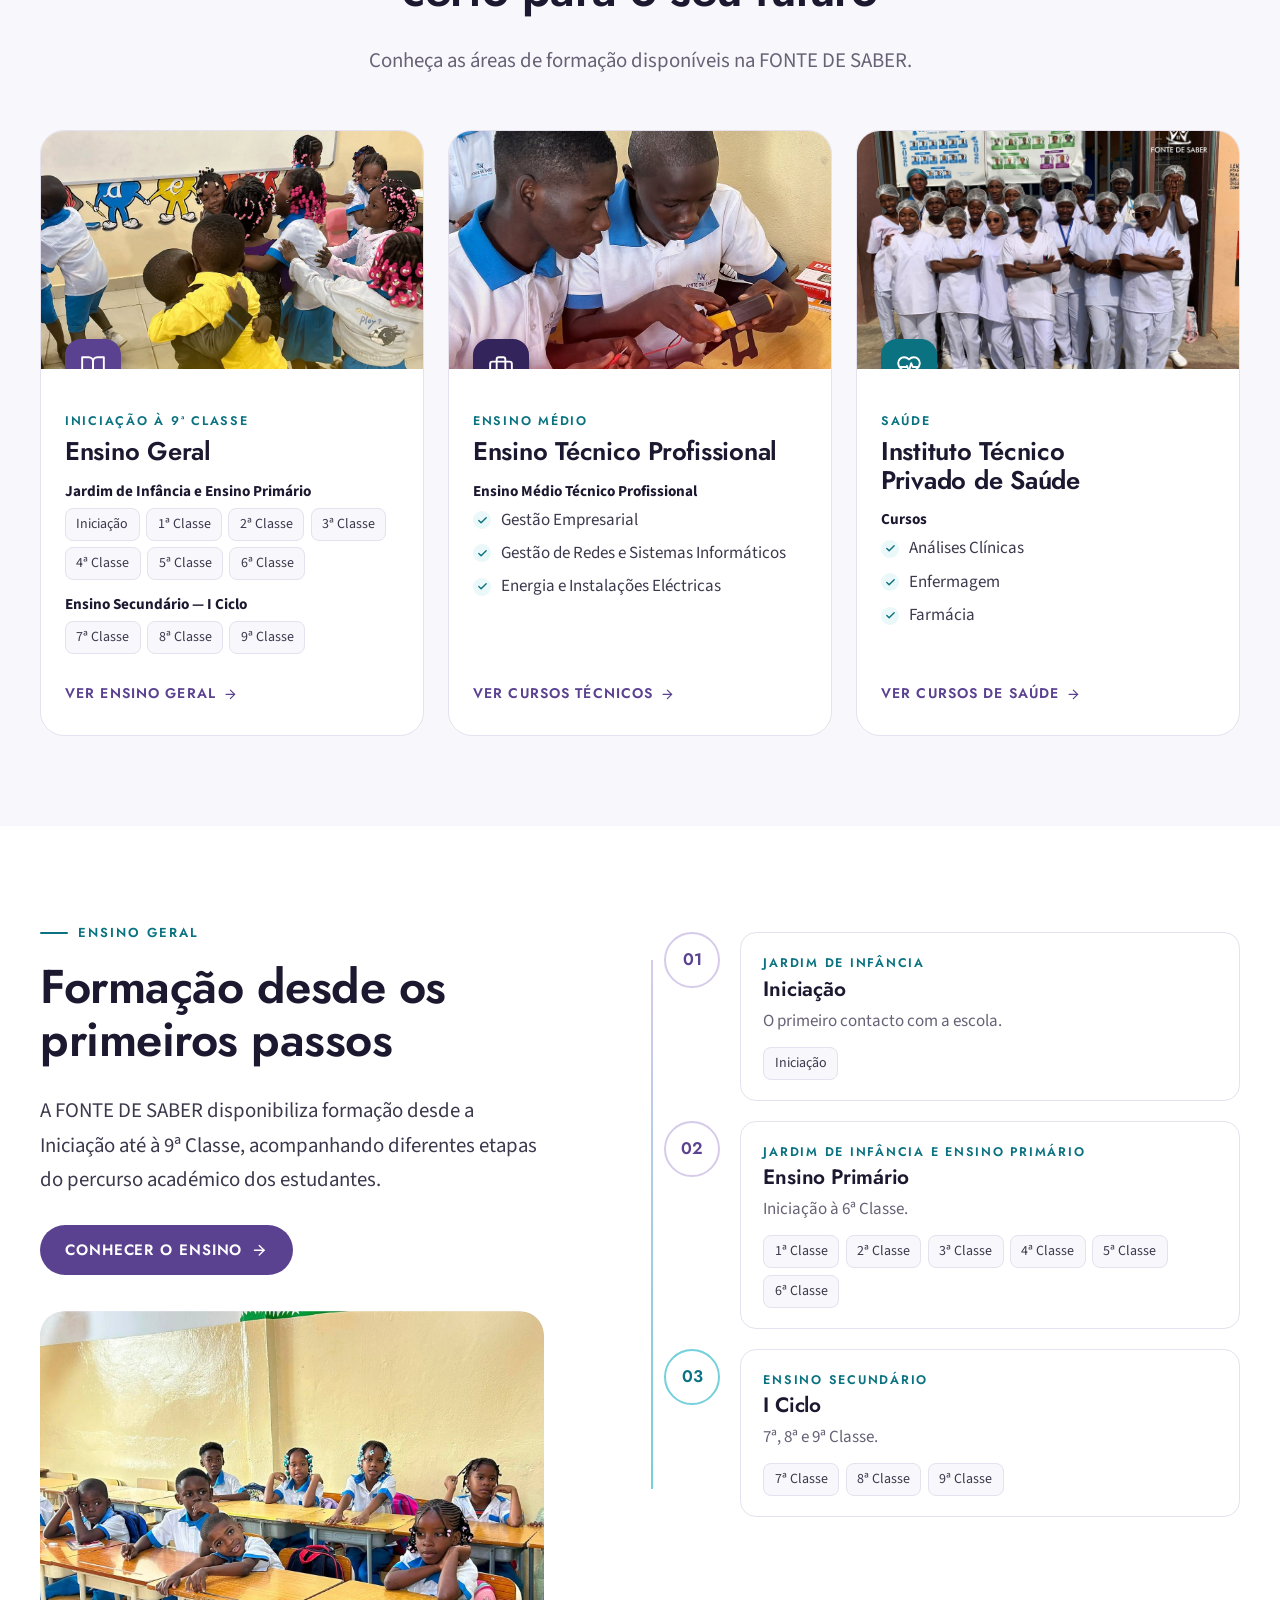
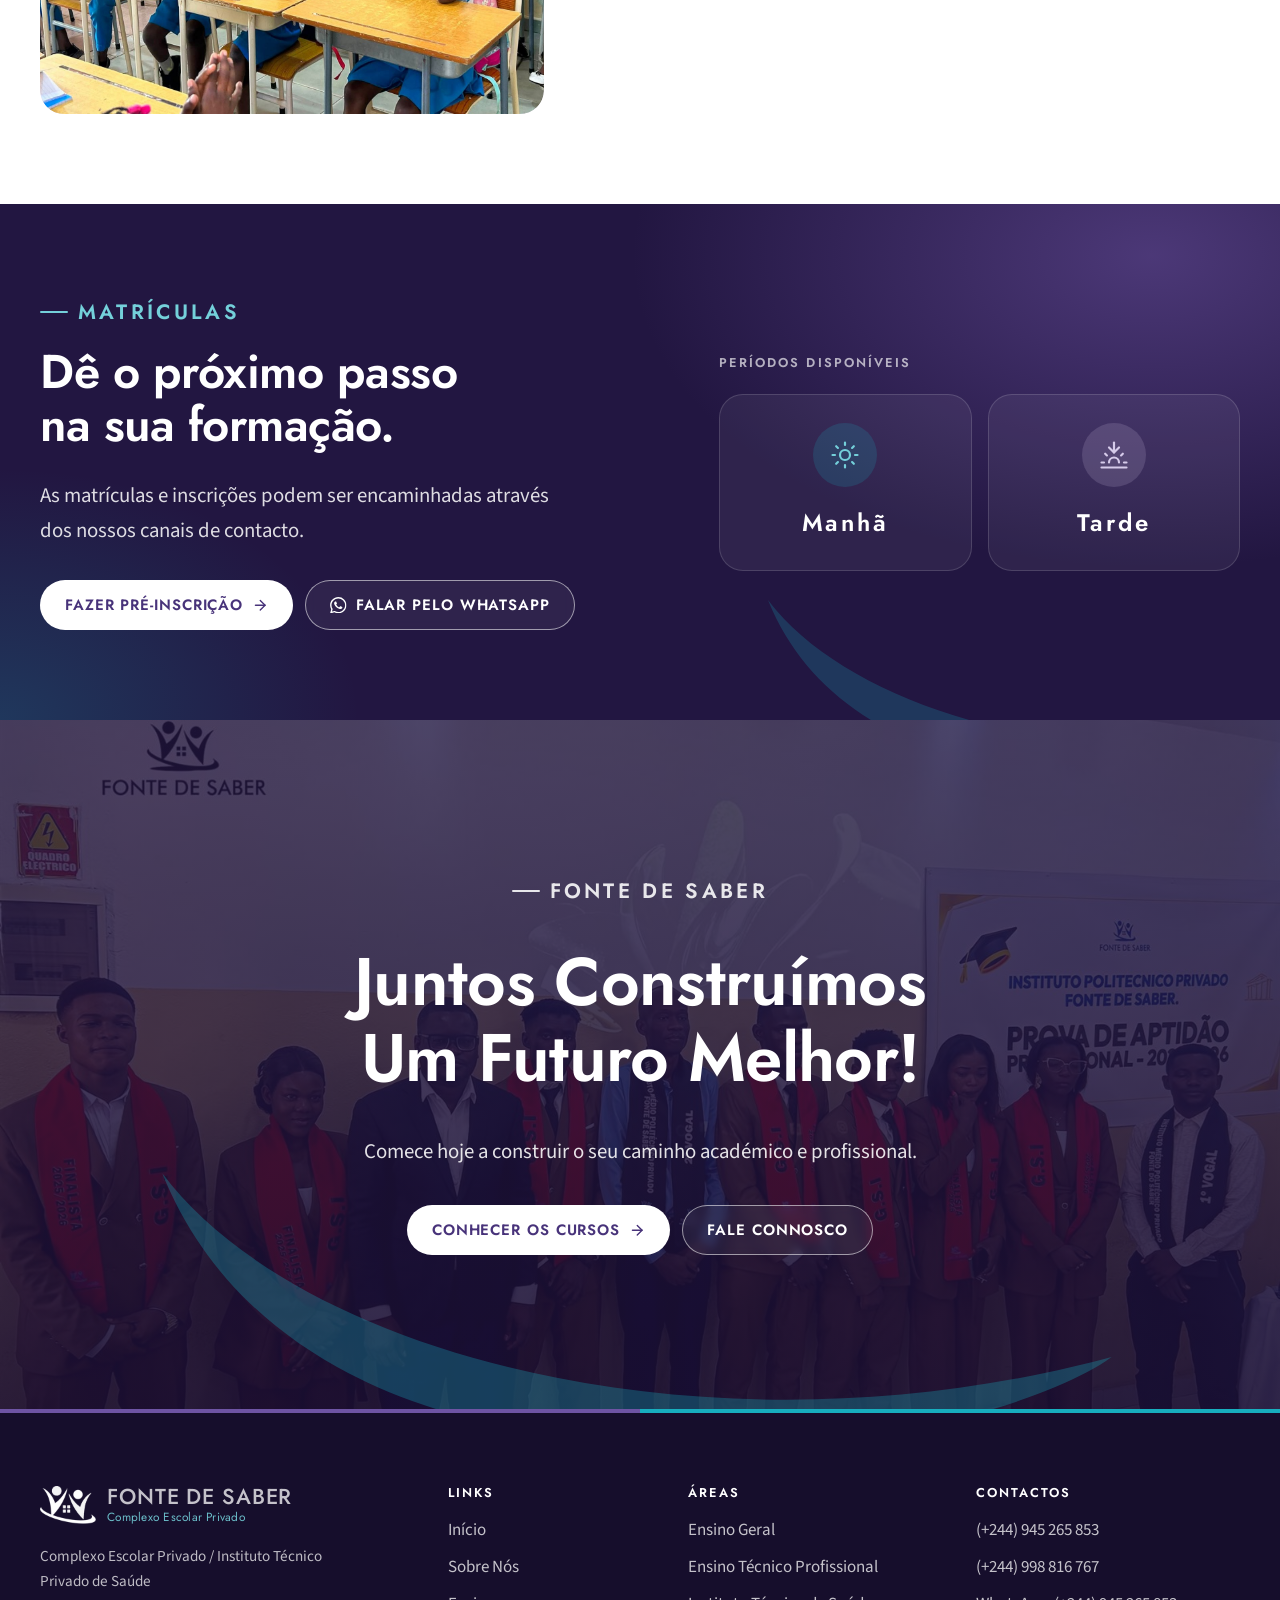
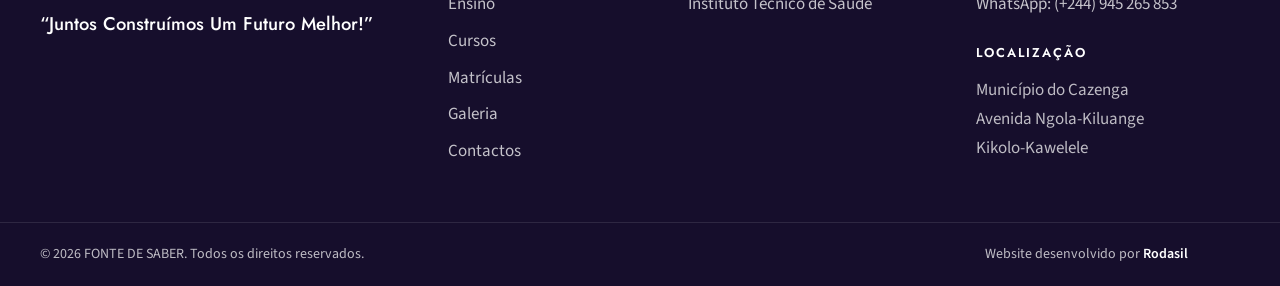
<file: ensino/index.html>
<!doctype html>
<html lang="pt">
<head>
  <meta charset="utf-8">
  <meta name="viewport" content="width=device-width, initial-scale=1">
  <meta name="robots" content="noindex, nofollow">
  <script>/* activa as animações antes do primeiro paint; is-nav = vindo de outra página do site */document.documentElement.className+=' js'+(document.referrer.indexOf(location.host)>-1?' is-nav':'');</script>
  <title>Oferta Académica | FONTE DE SABER</title>
  <meta name="description" content="Da Iniciação à 9ª Classe, Ensino Médio Técnico Profissional e cursos de Saúde. Conheça a oferta académica da FONTE DE SABER no Cazenga.">
  <meta name="keywords" content="Fonte de Saber, Complexo Escolar Privado, Instituto Técnico Privado de Saúde, Escola no Cazenga, Escola em Kikolo, Ensino no Cazenga, Análises Clínicas, Enfermagem, Farmácia, Gestão Empresarial, Redes e Sistemas Informáticos, Energia e Instalações Eléctricas">
  <link rel="canonical" href="https://dominio-a-definir.ao/ensino/">
  <meta name="theme-color" content="#3D2A6B">

  <!-- Open Graph -->
  <meta property="og:type" content="website">
  <meta property="og:locale" content="pt_AO">
  <meta property="og:site_name" content="FONTE DE SABER">
  <meta property="og:title" content="Oferta Académica | FONTE DE SABER">
  <meta property="og:description" content="Da Iniciação à 9ª Classe, Ensino Médio Técnico Profissional e cursos de Saúde. Conheça a oferta académica da FONTE DE SABER no Cazenga.">
  <meta property="og:url" content="https://dominio-a-definir.ao/ensino/">
  <meta property="og:image" content="https://dominio-a-definir.ao/assets/img/og-image.jpg">
  <meta name="twitter:card" content="summary_large_image">

  <link rel="icon" type="image/png" sizes="64x64" href="../assets/img/favicon-64.png">
  <link rel="apple-touch-icon" href="../assets/img/favicon-180.png">

  <link rel="preconnect" href="https://fonts.googleapis.com">
  <link rel="preconnect" href="https://fonts.gstatic.com" crossorigin>
  <link href="https://fonts.googleapis.com/css2?family=Jost:wght@400;500;600;700&family=Source+Sans+3:ital,wght@0,400;0,600;0,700;1,400&display=swap" rel="stylesheet">
  <link rel="stylesheet" href="../assets/css/style.css">

  <!-- Schema.org: EducationalOrganization (apenas dados oficiais fornecidos) -->
  <script type="application/ld+json">
  {
    "@context": "https://schema.org",
    "@type": "EducationalOrganization",
    "name": "FONTE DE SABER – Complexo Escolar Privado / Instituto Técnico Privado de Saúde",
    "alternateName": "FONTE DE SABER",
    "slogan": "Juntos Construímos Um Futuro Melhor!",
    "url": "https://dominio-a-definir.ao/",
    "logo": "https://dominio-a-definir.ao/assets/img/logo-full.png",
    "telephone": ["+244945265853", "+244998816767"],
    "address": {
      "@type": "PostalAddress",
      "streetAddress": "Avenida Ngola-Kiluange, Kikolo-Kawelele",
      "addressLocality": "Cazenga",
      "addressRegion": "Luanda",
      "addressCountry": "AO"
    },
    "hasOfferCatalog": {
      "@type": "OfferCatalog",
      "name": "Oferta académica",
      "itemListElement": [
        {"@type": "Course", "name": "Ensino Geral – Iniciação à 6ª Classe"},
        {"@type": "Course", "name": "Ensino Secundário – I Ciclo (7ª, 8ª e 9ª Classe)"},
        {"@type": "Course", "name": "Gestão Empresarial"},
        {"@type": "Course", "name": "Gestão de Redes e Sistemas Informáticos"},
        {"@type": "Course", "name": "Energia e Instalações Eléctricas"},
        {"@type": "Course", "name": "Análises Clínicas"},
        {"@type": "Course", "name": "Enfermagem"},
        {"@type": "Course", "name": "Farmácia"}
      ]
    }
  }
  </script>
</head>
<body>
  <a class="skip-link" href="#conteudo">Saltar para o conteúdo</a>
  <!-- Component: Icons (sprite SVG). Usar com <svg class="icon"><use href="#i-nome"/></svg>. Traços baseados em Lucide (licença ISC). -->
<svg xmlns="http://www.w3.org/2000/svg" style="display:none" aria-hidden="true">
  <symbol id="i-arrow" viewBox="0 0 24 24" fill="none" stroke="currentColor" stroke-width="2" stroke-linecap="round" stroke-linejoin="round"><path d="M5 12h14"/><path d="m12 5 7 7-7 7"/></symbol>
  <symbol id="i-book" viewBox="0 0 24 24" fill="none" stroke="currentColor" stroke-width="1.75" stroke-linecap="round" stroke-linejoin="round"><path d="M2 3h6a4 4 0 0 1 4 4v14a3 3 0 0 0-3-3H2z"/><path d="M22 3h-6a4 4 0 0 0-4 4v14a3 3 0 0 1 3-3h7z"/></symbol>
  <symbol id="i-cap" viewBox="0 0 24 24" fill="none" stroke="currentColor" stroke-width="1.75" stroke-linecap="round" stroke-linejoin="round"><path d="M22 10v6"/><path d="M2 10l10-5 10 5-10 5z"/><path d="M6 12v5c3 3 9 3 12 0v-5"/></symbol>
  <symbol id="i-briefcase" viewBox="0 0 24 24" fill="none" stroke="currentColor" stroke-width="1.75" stroke-linecap="round" stroke-linejoin="round"><rect x="2" y="7" width="20" height="14" rx="2"/><path d="M16 21V5a2 2 0 0 0-2-2h-4a2 2 0 0 0-2 2v16"/></symbol>
  <symbol id="i-chart" viewBox="0 0 24 24" fill="none" stroke="currentColor" stroke-width="1.75" stroke-linecap="round" stroke-linejoin="round"><path d="M3 3v18h18"/><path d="m7 15 4-4 3 3 6-6"/><path d="M15 8h5v5"/></symbol>
  <symbol id="i-network" viewBox="0 0 24 24" fill="none" stroke="currentColor" stroke-width="1.75" stroke-linecap="round" stroke-linejoin="round"><rect x="16" y="16" width="6" height="6" rx="1"/><rect x="2" y="16" width="6" height="6" rx="1"/><rect x="9" y="2" width="6" height="6" rx="1"/><path d="M5 16v-3a1 1 0 0 1 1-1h12a1 1 0 0 1 1 1v3"/><path d="M12 12V8"/></symbol>
  <symbol id="i-monitor" viewBox="0 0 24 24" fill="none" stroke="currentColor" stroke-width="1.75" stroke-linecap="round" stroke-linejoin="round"><rect x="2" y="3" width="20" height="14" rx="2"/><path d="M8 21h8"/><path d="M12 17v4"/></symbol>
  <symbol id="i-zap" viewBox="0 0 24 24" fill="none" stroke="currentColor" stroke-width="1.75" stroke-linecap="round" stroke-linejoin="round"><path d="M13 2 3 14h9l-1 8 10-12h-9l1-8z"/></symbol>
  <symbol id="i-heart" viewBox="0 0 24 24" fill="none" stroke="currentColor" stroke-width="1.75" stroke-linecap="round" stroke-linejoin="round"><path d="M19 14c1.49-1.46 3-3.21 3-5.5A5.5 5.5 0 0 0 16.5 3c-1.76 0-3 .5-4.5 2-1.5-1.5-2.74-2-4.5-2A5.5 5.5 0 0 0 2 8.5c0 2.3 1.5 4.05 3 5.5l7 7Z"/><path d="M3.22 12H9.5l.5-1 2 4.5 2-7 1.5 3.5h5.27"/></symbol>
  <symbol id="i-microscope" viewBox="0 0 24 24" fill="none" stroke="currentColor" stroke-width="1.75" stroke-linecap="round" stroke-linejoin="round"><path d="M6 18h8"/><path d="M3 22h18"/><path d="M14 22a7 7 0 1 0 0-14h-1"/><path d="M9 14h2"/><path d="M9 12a2 2 0 0 1-2-2V6h6v4a2 2 0 0 1-2 2Z"/><path d="M12 6V3a1 1 0 0 0-1-1H9a1 1 0 0 0-1 1v3"/></symbol>
  <symbol id="i-stethoscope" viewBox="0 0 24 24" fill="none" stroke="currentColor" stroke-width="1.75" stroke-linecap="round" stroke-linejoin="round"><path d="M4.8 2.3A.3.3 0 1 0 5 2H4a2 2 0 0 0-2 2v5a6 6 0 0 0 6 6 6 6 0 0 0 6-6V4a2 2 0 0 0-2-2h-1a.2.2 0 1 0 .3.3"/><path d="M8 15v1a6 6 0 0 0 6 6 6 6 0 0 0 6-6v-4"/><circle cx="20" cy="10" r="2"/></symbol>
  <symbol id="i-pill" viewBox="0 0 24 24" fill="none" stroke="currentColor" stroke-width="1.75" stroke-linecap="round" stroke-linejoin="round"><path d="m10.5 20.5 10-10a4.95 4.95 0 1 0-7-7l-10 10a4.95 4.95 0 1 0 7 7Z"/><path d="m8.5 8.5 7 7"/></symbol>
  <symbol id="i-phone" viewBox="0 0 24 24" fill="none" stroke="currentColor" stroke-width="1.75" stroke-linecap="round" stroke-linejoin="round"><path d="M22 16.92v3a2 2 0 0 1-2.18 2 19.79 19.79 0 0 1-8.63-3.07 19.5 19.5 0 0 1-6-6 19.79 19.79 0 0 1-3.07-8.67A2 2 0 0 1 4.11 2h3a2 2 0 0 1 2 1.72 12.84 12.84 0 0 0 .7 2.81 2 2 0 0 1-.45 2.11L8.09 9.91a16 16 0 0 0 6 6l1.27-1.27a2 2 0 0 1 2.11-.45 12.84 12.84 0 0 0 2.81.7A2 2 0 0 1 22 16.92z"/></symbol>
  <symbol id="i-pin" viewBox="0 0 24 24" fill="none" stroke="currentColor" stroke-width="1.75" stroke-linecap="round" stroke-linejoin="round"><path d="M20 10c0 6-8 12-8 12s-8-6-8-12a8 8 0 0 1 16 0Z"/><circle cx="12" cy="10" r="3"/></symbol>
  <symbol id="i-sun" viewBox="0 0 24 24" fill="none" stroke="currentColor" stroke-width="1.75" stroke-linecap="round" stroke-linejoin="round"><circle cx="12" cy="12" r="4"/><path d="M12 2v2M12 20v2M4.93 4.93l1.41 1.41M17.66 17.66l1.41 1.41M2 12h2M20 12h2M6.34 17.66l-1.41 1.41M19.07 4.93l-1.41 1.41"/></symbol>
  <symbol id="i-sunset" viewBox="0 0 24 24" fill="none" stroke="currentColor" stroke-width="1.75" stroke-linecap="round" stroke-linejoin="round"><path d="M12 10V2"/><path d="m4.93 10.93 1.41 1.41M2 18h2M20 18h2M19.07 10.93l-1.41 1.41M22 22H2"/><path d="m16 6-4 4-4-4"/><path d="M16 18a4 4 0 0 0-8 0"/></symbol>
  <symbol id="i-check" viewBox="0 0 24 24" fill="none" stroke="currentColor" stroke-width="2.25" stroke-linecap="round" stroke-linejoin="round"><path d="M20 6 9 17l-5-5"/></symbol>
  <symbol id="i-menu" viewBox="0 0 24 24" fill="none" stroke="currentColor" stroke-width="2" stroke-linecap="round"><path d="M4 7h16M4 12h16M4 17h16"/></symbol>
  <symbol id="i-x" viewBox="0 0 24 24" fill="none" stroke="currentColor" stroke-width="2" stroke-linecap="round"><path d="M18 6 6 18M6 6l12 12"/></symbol>
  <symbol id="i-chevron-down" viewBox="0 0 24 24" fill="none" stroke="currentColor" stroke-width="2" stroke-linecap="round" stroke-linejoin="round"><path d="m6 9 6 6 6-6"/></symbol>
  <symbol id="i-chevron-left" viewBox="0 0 24 24" fill="none" stroke="currentColor" stroke-width="2" stroke-linecap="round" stroke-linejoin="round"><path d="m15 18-6-6 6-6"/></symbol>
  <symbol id="i-chevron-right" viewBox="0 0 24 24" fill="none" stroke="currentColor" stroke-width="2" stroke-linecap="round" stroke-linejoin="round"><path d="m9 18 6-6-6-6"/></symbol>
  <symbol id="i-folder" viewBox="0 0 24 24" fill="none" stroke="currentColor" stroke-width="1.75" stroke-linecap="round" stroke-linejoin="round"><path d="M20 20a2 2 0 0 0 2-2V8a2 2 0 0 0-2-2h-7.9a2 2 0 0 1-1.69-.9L9.6 3.9A2 2 0 0 0 7.93 3H4a2 2 0 0 0-2 2v13a2 2 0 0 0 2 2Z"/></symbol>
  <symbol id="i-idcard" viewBox="0 0 24 24" fill="none" stroke="currentColor" stroke-width="1.75" stroke-linecap="round" stroke-linejoin="round"><rect x="2" y="5" width="20" height="14" rx="2"/><circle cx="8" cy="12" r="2"/><path d="M14 10h4M14 14h4"/></symbol>
  <symbol id="i-camera" viewBox="0 0 24 24" fill="none" stroke="currentColor" stroke-width="1.75" stroke-linecap="round" stroke-linejoin="round"><path d="M14.5 4h-5L7 7H4a2 2 0 0 0-2 2v9a2 2 0 0 0 2 2h16a2 2 0 0 0 2-2V9a2 2 0 0 0-2-2h-3l-2.5-3z"/><circle cx="12" cy="13" r="3"/></symbol>
  <symbol id="i-certificate" viewBox="0 0 24 24" fill="none" stroke="currentColor" stroke-width="1.75" stroke-linecap="round" stroke-linejoin="round"><path d="M15 2H6a2 2 0 0 0-2 2v16a2 2 0 0 0 2 2h12a2 2 0 0 0 2-2V7Z"/><path d="M14 2v4a2 2 0 0 0 2 2h4"/><circle cx="12" cy="13" r="2.5"/><path d="m10.5 15.2-.8 3.8 2.3-1.2 2.3 1.2-.8-3.8"/></symbol>
  <symbol id="i-users" viewBox="0 0 24 24" fill="none" stroke="currentColor" stroke-width="1.75" stroke-linecap="round" stroke-linejoin="round"><path d="M16 21v-2a4 4 0 0 0-4-4H6a4 4 0 0 0-4 4v2"/><circle cx="9" cy="7" r="4"/><path d="M22 21v-2a4 4 0 0 0-3-3.87M16 3.13a4 4 0 0 1 0 7.75"/></symbol>
  <symbol id="i-layers" viewBox="0 0 24 24" fill="none" stroke="currentColor" stroke-width="1.75" stroke-linecap="round" stroke-linejoin="round"><path d="m12 2 10 5-10 5L2 7z"/><path d="m2 17 10 5 10-5"/><path d="m2 12 10 5 10-5"/></symbol>
  <symbol id="i-blocks" viewBox="0 0 24 24" fill="none" stroke="currentColor" stroke-width="1.75" stroke-linecap="round" stroke-linejoin="round"><rect x="3" y="3" width="7" height="7" rx="1.5"/><rect x="14" y="3" width="7" height="7" rx="1.5"/><rect x="3" y="14" width="7" height="7" rx="1.5"/><rect x="14" y="14" width="7" height="7" rx="1.5"/></symbol>
  <symbol id="i-whatsapp" viewBox="0 0 24 24" fill="currentColor"><path d="M17.47 14.38c-.3-.15-1.76-.87-2.03-.97-.27-.1-.47-.15-.67.15-.2.3-.77.97-.94 1.16-.17.2-.35.22-.64.08-.3-.15-1.26-.46-2.39-1.48-.88-.79-1.48-1.76-1.65-2.06-.17-.3-.02-.46.13-.6.13-.14.3-.35.45-.52.15-.18.2-.3.3-.5.1-.2.05-.37-.03-.52-.07-.15-.67-1.61-.92-2.2-.24-.58-.49-.5-.67-.51h-.57c-.2 0-.52.07-.8.37-.27.3-1.04 1.02-1.04 2.48s1.07 2.88 1.21 3.07c.15.2 2.1 3.2 5.08 4.49.7.3 1.26.49 1.7.63.71.22 1.36.19 1.87.12.57-.09 1.76-.72 2-1.41.25-.7.25-1.29.18-1.41-.08-.13-.28-.2-.57-.35m-5.42 7.4A9.87 9.87 0 0 1 7.02 20.4l-.36-.21-3.74.98 1-3.65-.24-.37a9.86 9.86 0 0 1-1.51-5.26c0-5.45 4.44-9.88 9.89-9.88 2.64 0 5.12 1.03 6.99 2.9a9.83 9.83 0 0 1 2.89 6.99c0 5.45-4.44 9.88-9.89 9.88M20.46 3.49A11.82 11.82 0 0 0 12.05 0C5.5 0 .16 5.34.16 11.89c0 2.1.55 4.14 1.59 5.95L.06 24l6.3-1.65a11.88 11.88 0 0 0 5.69 1.45c6.55 0 11.89-5.34 11.89-11.89 0-3.18-1.24-6.17-3.48-8.42"/></symbol>
  <symbol id="i-facebook" viewBox="0 0 24 24" fill="currentColor"><path d="M14 13.5h2.5l1-4H14v-2c0-1.03 0-2 2-2h1.5V2.14C17.17 2.1 15.94 2 14.64 2 11.93 2 10 3.66 10 6.7v2.8H7v4h3V22h4z"/></symbol>
  <symbol id="i-send" viewBox="0 0 24 24" fill="none" stroke="currentColor" stroke-width="1.75" stroke-linecap="round" stroke-linejoin="round"><path d="m22 2-7 20-4-9-9-4z"/><path d="M22 2 11 13"/></symbol>
  <symbol id="i-expand" viewBox="0 0 24 24" fill="none" stroke="currentColor" stroke-width="1.75" stroke-linecap="round" stroke-linejoin="round"><path d="M15 3h6v6M9 21H3v-6M21 3l-7 7M3 21l7-7"/></symbol>
</svg>

  <!-- Component: Header + MobileMenu
     Transparente sobre o hero; ganha fundo sólido e sombra ao fazer scroll (classe .is-solid, ver main.js).
     WordPress: substituir pelo cabeçalho do tema / Elementor Header, mantendo as mesmas classes. -->
<header class="site-header" data-header>
  <div class="container site-header__inner">
    <a class="brand" href="../" aria-label="FONTE DE SABER – página inicial">
      <img class="brand__mark" src="../assets/img/logo-mark.png" alt="" width="56" height="38">
      <span class="brand__text">
        <span class="brand__name">FONTE DE SABER</span>
        <span class="brand__tag">Complexo Escolar Privado</span>
      </span>
    </a>

    <nav class="nav" aria-label="Navegação principal">
      <ul class="nav__list">
        <li><a class="nav__link" href="../">Início</a></li>
        <li><a class="nav__link" href="../sobre/">Sobre Nós</a></li>
        <li><a class="nav__link" href="../ensino/" aria-current="page">Ensino</a></li>
        <li class="nav__item--drop">
          <button class="nav__link nav__drop-toggle" type="button" aria-expanded="false" aria-controls="menu-cursos">
            Cursos <svg class="icon icon--sm" aria-hidden="true"><use href="#i-chevron-down"/></svg>
          </button>
          <ul class="nav__dropdown" id="menu-cursos">
            <li><a href="../tecnico-profissional/"><svg class="icon" aria-hidden="true"><use href="#i-briefcase"/></svg><span><strong>Ensino Técnico Profissional</strong><small>Gestão, Informática e Electricidade</small></span></a></li>
            <li><a href="../saude/"><svg class="icon" aria-hidden="true"><use href="#i-heart"/></svg><span><strong>Instituto Técnico de Saúde</strong><small>Análises Clínicas, Enfermagem e Farmácia</small></span></a></li>
          </ul>
        </li>
        <li><a class="nav__link" href="../matriculas/">Matrículas</a></li>
        <li><a class="nav__link" href="../galeria/">Galeria</a></li>
        <li><a class="nav__link" href="../contactos/">Contactos</a></li>
      </ul>
    </nav>

    <a class="btn btn--primary site-header__cta" href="../pre-inscricao/">Inscreva-se</a>

    <button class="nav-toggle" type="button" aria-expanded="false" aria-controls="mobile-menu" aria-label="Abrir menu">
      <svg class="icon nav-toggle__open" aria-hidden="true"><use href="#i-menu"/></svg>
      <svg class="icon nav-toggle__close" aria-hidden="true"><use href="#i-x"/></svg>
    </button>
  </div>

  <!-- Component: MobileMenu -->
  <div class="mobile-menu" id="mobile-menu" hidden>
    <nav aria-label="Navegação móvel">
      <ul class="mobile-menu__list">
        <li><a href="../">Início</a></li>
        <li><a href="../sobre/">Sobre Nós</a></li>
        <li><a href="../ensino/" aria-current="page">Ensino</a></li>
        <li class="mobile-menu__group">
          <span class="mobile-menu__label">Cursos</span>
          <a href="../tecnico-profissional/">Ensino Técnico Profissional</a>
          <a href="../saude/">Instituto Técnico de Saúde</a>
        </li>
        <li><a href="../matriculas/">Matrículas</a></li>
        <li><a href="../galeria/">Galeria</a></li>
        <li><a href="../contactos/">Contactos</a></li>
      </ul>
    </nav>
    <div class="mobile-menu__foot">
      <a class="btn btn--primary btn--block" href="../pre-inscricao/">Inscreva-se agora</a>
      <a class="mobile-menu__phone" href="tel:+244945265853"><svg class="icon" aria-hidden="true"><use href="#i-phone"/></svg> (+244) 945 265 853</a>
    </div>
  </div>
</header>


  <main id="conteudo" tabindex="-1">
<!-- Página: Oferta académica -->
<section class="page-hero" aria-labelledby="page-title">
  <!-- IMAGEM: sala do Ensino Primário. Substituir em assets/img/galeria/03-primario.jpg -->
  <img class="page-hero__bg" src="../assets/img/galeria/03-primario.jpg" alt="" width="1600" height="1200" fetchpriority="high">
  <div class="container">
    <ol class="breadcrumb" aria-label="Caminho"><li><a href="../">Início</a></li><li aria-current="page">Ensino</li></ol>
    <p class="eyebrow eyebrow--light">Oferta académica</p>
    <h1 id="page-title">Da Iniciação ao Ensino Médio</h1>
    <p>Ensino Geral, Ensino Técnico Profissional e formação na área da Saúde, no mesmo complexo escolar.</p>
  </div>
</section>

<section class="section" aria-labelledby="levels-title">
  <div class="container">
    <div class="section-header reveal">
      <p class="eyebrow">Ensino Geral</p>
      <h2 id="levels-title">Formação desde os primeiros passos</h2>
      <p>A FONTE DE SABER disponibiliza formação desde a Iniciação até à 9ª Classe, acompanhando diferentes etapas do percurso académico dos estudantes.</p>
    </div>
    <div class="levels">
      <article class="level-card level-card--accent reveal">
        <span class="level-card__sub">Iniciação à 6ª Classe</span>
        <h3>Jardim de Infância e Ensino Primário</h3>
        <ul class="class-list"><li>Iniciação</li><li>1ª Classe</li><li>2ª Classe</li><li>3ª Classe</li><li>4ª Classe</li><li>5ª Classe</li><li>6ª Classe</li></ul>
      </article>
      <article class="level-card reveal" style="--d:.08s">
        <span class="level-card__sub">7ª, 8ª e 9ª Classe</span>
        <h3>Ensino Secundário — I Ciclo</h3>
        <ul class="class-list"><li>7ª Classe</li><li>8ª Classe</li><li>9ª Classe</li></ul>
      </article>
    </div>
    <div class="info-strip reveal" style="margin-top:1.5rem">
      <div class="info-strip__item"><span class="icon-box"><svg class="icon" aria-hidden="true"><use href="#i-sun"/></svg></span><div><strong>Manhã</strong><span>Período disponível</span></div></div>
      <div class="info-strip__item"><span class="icon-box"><svg class="icon" aria-hidden="true"><use href="#i-sunset"/></svg></span><div><strong>Tarde</strong><span>Período disponível</span></div></div>
      <div class="info-strip__item"><span class="icon-box"><svg class="icon" aria-hidden="true"><use href="#i-folder"/></svg></span><div><strong>Inscrição</strong><span><a href="../matriculas/#requisitos">Ver documentos necessários</a></span></div></div>
    </div>
  </div>
</section>

<!-- Secção: Áreas de ensino — 3 x EducationCard -->
<section class="section section--soft areas" id="cursos" aria-labelledby="areas-title">
  <div class="container">
    <div class="section-header section-header--center reveal">
      <p class="eyebrow">Oferta académica</p>
      <h2 id="areas-title">Encontre o caminho certo para o seu futuro</h2>
      <p>Conheça as áreas de formação disponíveis na FONTE DE SABER.</p>
    </div>

    <div class="areas__grid">
      <!-- EducationCard: Ensino Geral -->
      <article class="edu-card reveal">
        <div class="edu-card__media">
          <!-- IMAGEM: sala da classe infantil. Substituir em assets/img/infantil-sala.jpg -->
          <img src="../assets/img/infantil-sala.jpg" alt="Crianças da classe de Iniciação a brincar juntas na sala de aula" width="1080" height="1350" loading="lazy" decoding="async" style="object-position:50% 35%">
          <span class="edu-card__icon"><svg class="icon" aria-hidden="true"><use href="#i-book"/></svg></span>
        </div>
        <div class="edu-card__body">
          <span class="edu-card__kicker">Iniciação à 9ª Classe</span>
          <h3>Ensino Geral</h3>
          <div class="edu-card__group">
            <h4>Jardim de Infância e Ensino Primário</h4>
            <ul class="chips"><li>Iniciação</li><li>1ª Classe</li><li>2ª Classe</li><li>3ª Classe</li><li>4ª Classe</li><li>5ª Classe</li><li>6ª Classe</li></ul>
          </div>
          <div class="edu-card__group">
            <h4>Ensino Secundário — I Ciclo</h4>
            <ul class="chips"><li>7ª Classe</li><li>8ª Classe</li><li>9ª Classe</li></ul>
          </div>
          <div class="edu-card__foot"><a class="link-arrow" href="../ensino/">Ver Ensino Geral <svg class="icon" aria-hidden="true"><use href="#i-arrow"/></svg></a></div>
        </div>
      </article>

      <!-- EducationCard: Ensino Técnico Profissional -->
      <article class="edu-card edu-card--tech reveal" style="--d:.08s">
        <div class="edu-card__media">
          <!-- IMAGEM: aula prática com multímetro. Substituir em assets/img/tecnico-multimetro.jpg -->
          <img src="../assets/img/tecnico-multimetro.jpg" alt="Dois estudantes de uniforme a fazer medições com um multímetro numa aula prática" width="1080" height="1350" loading="lazy" decoding="async" style="object-position:50% 30%">
          <span class="edu-card__icon"><svg class="icon" aria-hidden="true"><use href="#i-briefcase"/></svg></span>
        </div>
        <div class="edu-card__body">
          <span class="edu-card__kicker">Ensino Médio</span>
          <h3>Ensino Técnico Profissional</h3>
          <div class="edu-card__group">
            <h4>Ensino Médio Técnico Profissional</h4>
            <ul class="check-list">
              <li>Gestão Empresarial</li>
              <li>Gestão de Redes e Sistemas Informáticos</li>
              <li>Energia e Instalações Eléctricas</li>
            </ul>
          </div>
          <div class="edu-card__foot"><a class="link-arrow" href="../tecnico-profissional/">Ver cursos técnicos <svg class="icon" aria-hidden="true"><use href="#i-arrow"/></svg></a></div>
        </div>
      </article>

      <!-- EducationCard: Instituto Técnico de Saúde -->
      <article class="edu-card edu-card--health reveal" style="--d:.16s">
        <div class="edu-card__media">
          <!-- IMAGEM: estudantes de saúde de farda. Substituir em assets/img/saude-turma.jpg -->
          <img src="../assets/img/saude-turma.jpg" alt="Turma de estudantes de saúde de farda branca e touca, em frente à escola" width="1600" height="1280" loading="lazy" decoding="async" style="object-position:50% 40%">
          <span class="edu-card__icon"><svg class="icon" aria-hidden="true"><use href="#i-heart"/></svg></span>
        </div>
        <div class="edu-card__body">
          <span class="edu-card__kicker">Saúde</span>
          <h3>Instituto Técnico Privado de Saúde</h3>
          <div class="edu-card__group">
            <h4>Cursos</h4>
            <ul class="check-list">
              <li>Análises Clínicas</li>
              <li>Enfermagem</li>
              <li>Farmácia</li>
            </ul>
          </div>
          <div class="edu-card__foot"><a class="link-arrow" href="../saude/">Ver cursos de saúde <svg class="icon" aria-hidden="true"><use href="#i-arrow"/></svg></a></div>
        </div>
      </article>
    </div>
  </div>
</section>

<!-- Secção: Ensino Geral (timeline Iniciação → Ensino Primário → I Ciclo) -->
<section class="section journey" aria-labelledby="journey-title">
  <div class="container journey__grid">
    <div class="journey__intro">
      <p class="eyebrow reveal">Ensino Geral</p>
      <h2 id="journey-title" class="reveal" style="font-size:var(--fs-h2)">Formação desde os primeiros passos</h2>
      <p class="lead reveal">A FONTE DE SABER disponibiliza formação desde a Iniciação até à 9ª Classe, acompanhando diferentes etapas do percurso académico dos estudantes.</p>
      <div class="btn-row reveal">
        <a class="btn btn--primary" href="../ensino/">Conhecer o ensino <svg class="icon icon--arrow" aria-hidden="true"><use href="#i-arrow"/></svg></a>
      </div>
      <!-- IMAGEM: sala do Ensino Primário. Substituir em assets/img/galeria/03-primario.jpg -->
      <div class="media journey__photo reveal">
        <img src="../assets/img/galeria/03-primario.jpg" alt="Alunos do Ensino Primário sentados nas carteiras durante a aula" width="1600" height="1200" loading="lazy" decoding="async">
      </div>
    </div>

    <ol class="timeline" aria-label="Percurso do Ensino Geral">
      <li class="timeline__step reveal">
        <span class="timeline__dot" aria-hidden="true">01</span>
        <div class="timeline__card">
          <small>Jardim de Infância</small>
          <h3>Iniciação</h3>
          <p>O primeiro contacto com a escola.</p>
          <ul class="chips"><li>Iniciação</li></ul>
        </div>
      </li>
      <li class="timeline__step reveal" style="--d:.08s">
        <span class="timeline__dot" aria-hidden="true">02</span>
        <div class="timeline__card">
          <small>Jardim de Infância e Ensino Primário</small>
          <h3>Ensino Primário</h3>
          <p>Iniciação à 6ª Classe.</p>
          <ul class="chips"><li>1ª Classe</li><li>2ª Classe</li><li>3ª Classe</li><li>4ª Classe</li><li>5ª Classe</li><li>6ª Classe</li></ul>
        </div>
      </li>
      <li class="timeline__step reveal" style="--d:.16s">
        <span class="timeline__dot" aria-hidden="true">03</span>
        <div class="timeline__card">
          <small>Ensino Secundário</small>
          <h3>I Ciclo</h3>
          <p>7ª, 8ª e 9ª Classe.</p>
          <ul class="chips"><li>7ª Classe</li><li>8ª Classe</li><li>9ª Classe</li></ul>
        </div>
      </li>
    </ol>
  </div>
</section>

<!-- Secção: Matrículas (fundo contrastante) -->
<section class="section enrol" id="matriculas" aria-labelledby="enrol-title">
  <svg class="swoosh" viewBox="0 0 640 220" aria-hidden="true"><path d="M8 40c90 120 360 190 620 120-40 30-210 90-420 40C110 175 40 120 8 40z" fill="currentColor"/></svg>
  <div class="container enrol__grid">
    <div class="enrol__text">
      <p class="eyebrow reveal">Matrículas</p>
      <h2 id="enrol-title" class="reveal">Dê o próximo passo na sua formação.</h2>
      <p class="reveal">As matrículas e inscrições podem ser encaminhadas através dos nossos canais de contacto.</p>
      <div class="btn-row reveal">
        <a class="btn btn--white" href="../pre-inscricao/">Fazer pré-inscrição <svg class="icon icon--arrow" aria-hidden="true"><use href="#i-arrow"/></svg></a>
        <a class="btn btn--ghost" href="https://wa.me/244945265853?text=Ol%C3%A1%2C%20gostaria%20de%20obter%20informa%C3%A7%C3%B5es%20sobre%20as%20matr%C3%ADculas%20da%20FONTE%20DE%20SABER." target="_blank" rel="noopener"><svg class="icon" aria-hidden="true"><use href="#i-whatsapp"/></svg> Falar pelo WhatsApp</a>
      </div>
    </div>
    <div class="periods reveal" style="--d:.1s">
      <p class="periods__title">Períodos disponíveis</p>
      <div class="period period--manha">
        <span class="period__icon"><svg class="icon" aria-hidden="true"><use href="#i-sun"/></svg></span>
        <strong>Manhã</strong>
      </div>
      <div class="period period--tarde">
        <span class="period__icon"><svg class="icon" aria-hidden="true"><use href="#i-sunset"/></svg></span>
        <strong>Tarde</strong>
      </div>
    </div>
  </div>
</section>

<!-- Component: CTASection (final) -->
<section class="cta-final" aria-labelledby="cta-title">
  <!-- IMAGEM: finalistas na Prova de Aptidão Profissional. Substituir em assets/img/finalistas.jpg -->
  <img class="cta-final__bg" src="../assets/img/finalistas.jpg" alt="" width="1600" height="1200" loading="lazy" decoding="async">
  <svg class="swoosh" viewBox="0 0 640 220" aria-hidden="true"><path d="M8 40c90 120 360 190 620 120-40 30-210 90-420 40C110 175 40 120 8 40z" fill="currentColor"/></svg>
  <div class="container">
    <p class="eyebrow eyebrow--light reveal" style="justify-content:center">FONTE DE SABER</p>
    <h2 id="cta-title" class="reveal">Juntos Construímos Um Futuro Melhor!</h2>
    <p class="reveal">Comece hoje a construir o seu caminho académico e profissional.</p>
    <div class="btn-row reveal">
      <a class="btn btn--white" href="../ensino/#cursos">Conhecer os cursos <svg class="icon icon--arrow" aria-hidden="true"><use href="#i-arrow"/></svg></a>
      <a class="btn btn--ghost" href="../contactos/">Fale connosco</a>
    </div>
  </div>
</section>


  </main>

  <!-- Component: Footer -->
<footer class="site-footer">
  <div class="container site-footer__grid">
    <div class="site-footer__brand">
      <a class="brand brand--footer" href="../" aria-label="FONTE DE SABER – página inicial">
        <img class="brand__mark" src="../assets/img/logo-mark.png" alt="" width="56" height="38" loading="lazy">
        <span class="brand__text">
          <span class="brand__name">FONTE DE SABER</span>
          <span class="brand__tag">Complexo Escolar Privado</span>
        </span>
      </a>
      <p class="site-footer__desc">Complexo Escolar Privado / Instituto Técnico Privado de Saúde</p>
      <p class="site-footer__slogan">“Juntos Construímos Um Futuro Melhor!”</p>
    </div>

    <nav class="site-footer__col" aria-label="Links do rodapé">
      <h2 class="site-footer__title">Links</h2>
      <ul>
        <li><a href="../">Início</a></li>
        <li><a href="../sobre/">Sobre Nós</a></li>
        <li><a href="../ensino/">Ensino</a></li>
        <li><a href="../ensino/#cursos">Cursos</a></li>
        <li><a href="../matriculas/">Matrículas</a></li>
        <li><a href="../galeria/">Galeria</a></li>
        <li><a href="../contactos/">Contactos</a></li>
      </ul>
    </nav>

    <div class="site-footer__col">
      <h2 class="site-footer__title">Áreas</h2>
      <ul>
        <li><a href="../ensino/">Ensino Geral</a></li>
        <li><a href="../tecnico-profissional/">Ensino Técnico Profissional</a></li>
        <li><a href="../saude/">Instituto Técnico de Saúde</a></li>
      </ul>
    </div>

    <div class="site-footer__col">
      <h2 class="site-footer__title">Contactos</h2>
      <ul>
        <li><a href="tel:+244945265853">(+244) 945 265 853</a></li>
        <li><a href="tel:+244998816767">(+244) 998 816 767</a></li>
        <li><a href="https://wa.me/244945265853" target="_blank" rel="noopener">WhatsApp: (+244) 945 265 853</a></li>
      </ul>
      <h2 class="site-footer__title site-footer__title--spaced">Localização</h2>
      <address>
        Município do Cazenga<br>
        Avenida Ngola-Kiluange<br>
        Kikolo-Kawelele
      </address>
    </div>
  </div>

  <div class="site-footer__bottom">
    <div class="container site-footer__bottom-inner">
      <p>© 2026 FONTE DE SABER. Todos os direitos reservados.</p>
      <p>Website desenvolvido por <strong>Rodasil</strong></p>
    </div>
  </div>
</footer>

  <!-- Component: WhatsAppButton (flutuante). Número oficial: 244945265853 -->
<a class="wa-float" href="https://wa.me/244945265853?text=Ol%C3%A1%2C%20gostaria%20de%20obter%20informa%C3%A7%C3%B5es%20sobre%20as%20matr%C3%ADculas%20da%20FONTE%20DE%20SABER." target="_blank" rel="noopener" aria-label="Falar pelo WhatsApp com a FONTE DE SABER">
  <svg class="icon" aria-hidden="true"><use href="#i-whatsapp"/></svg>
  <span class="wa-float__label">WhatsApp</span>
</a>


  <script src="../assets/js/main.js" defer></script>
</body>
</html>
</file>
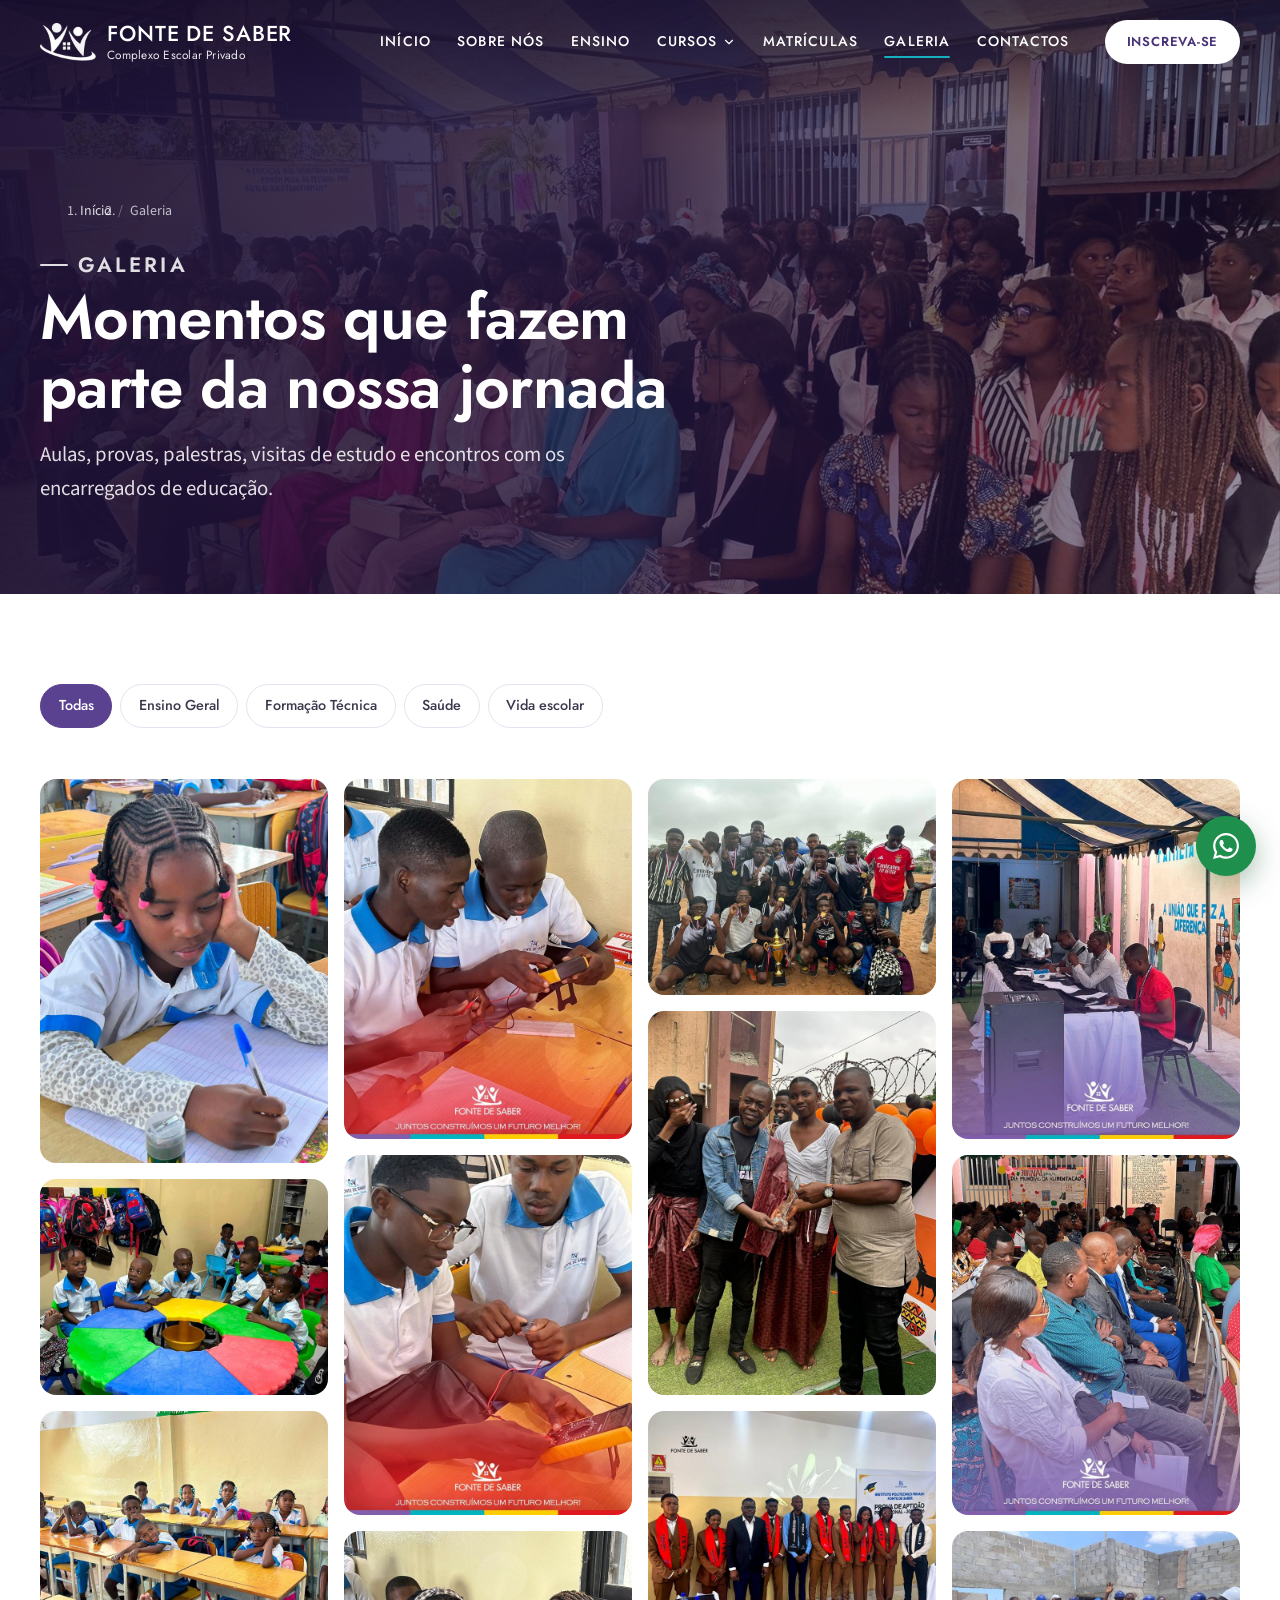
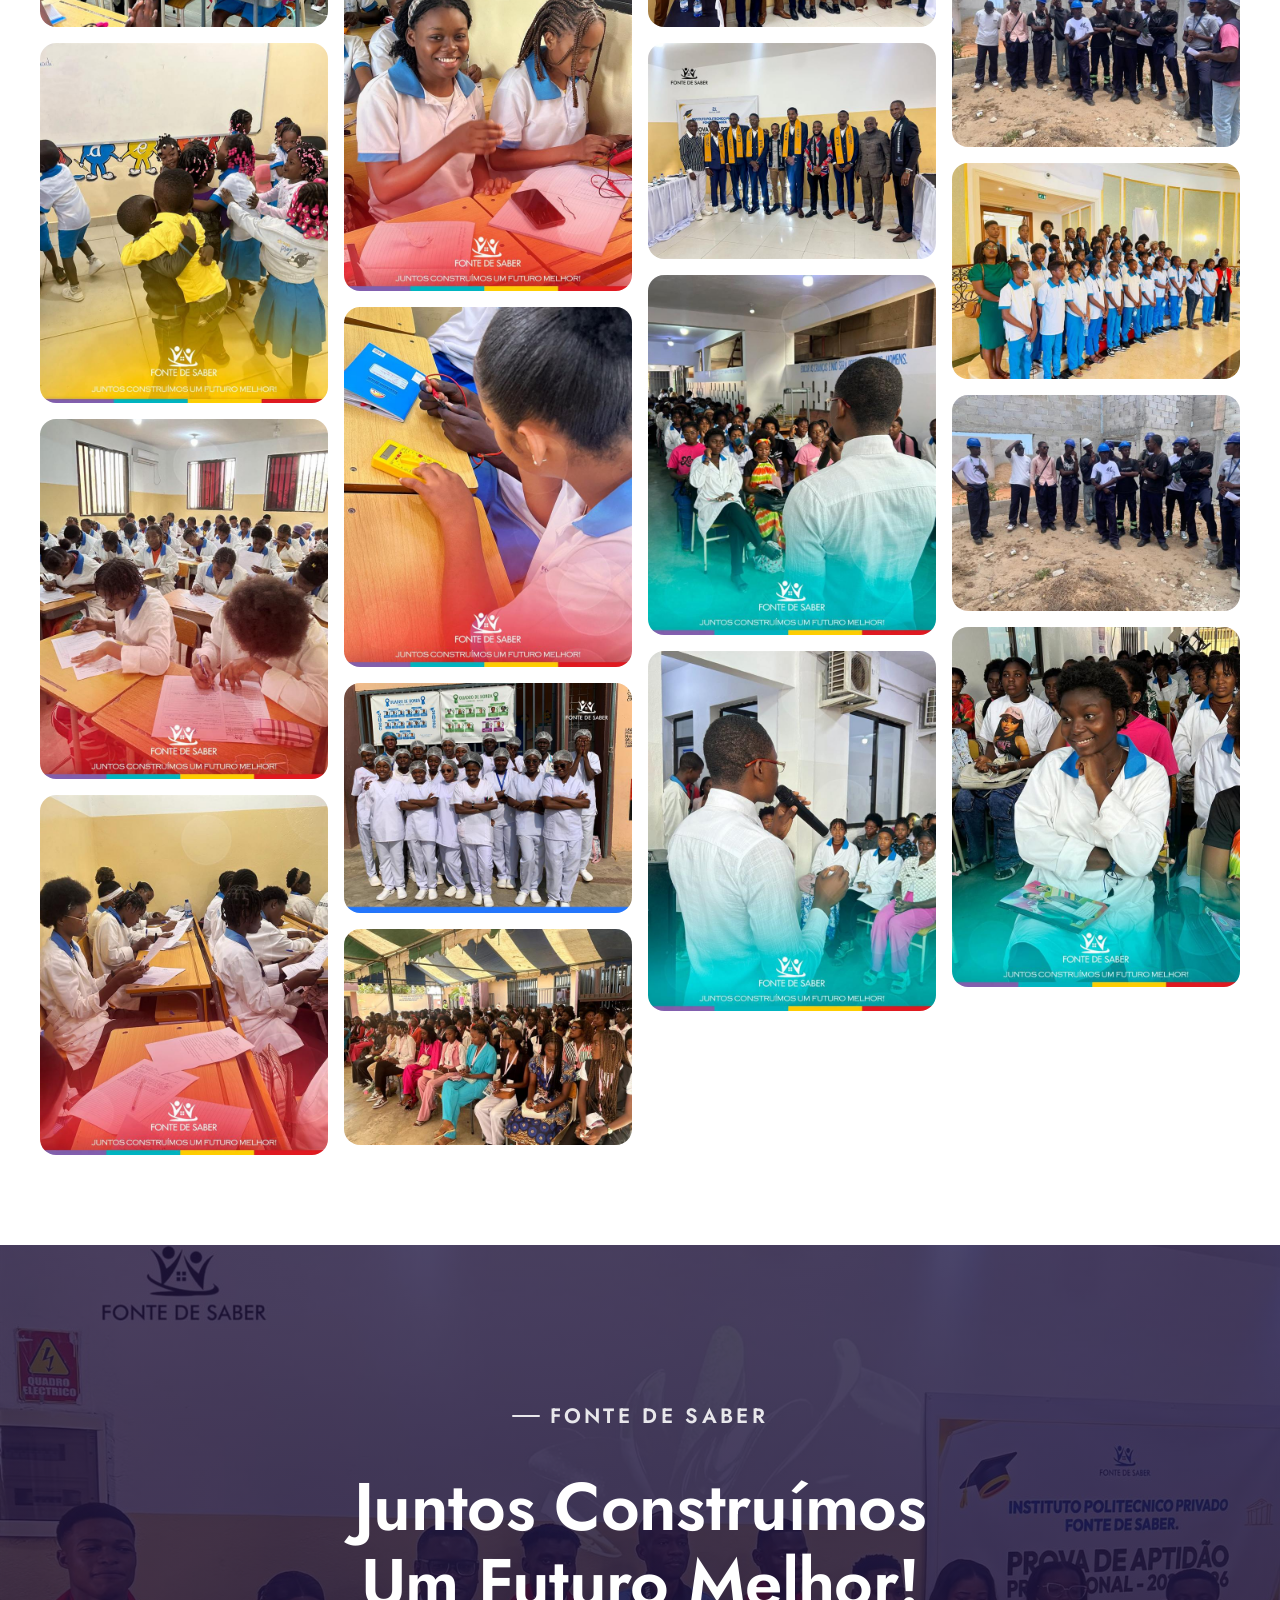
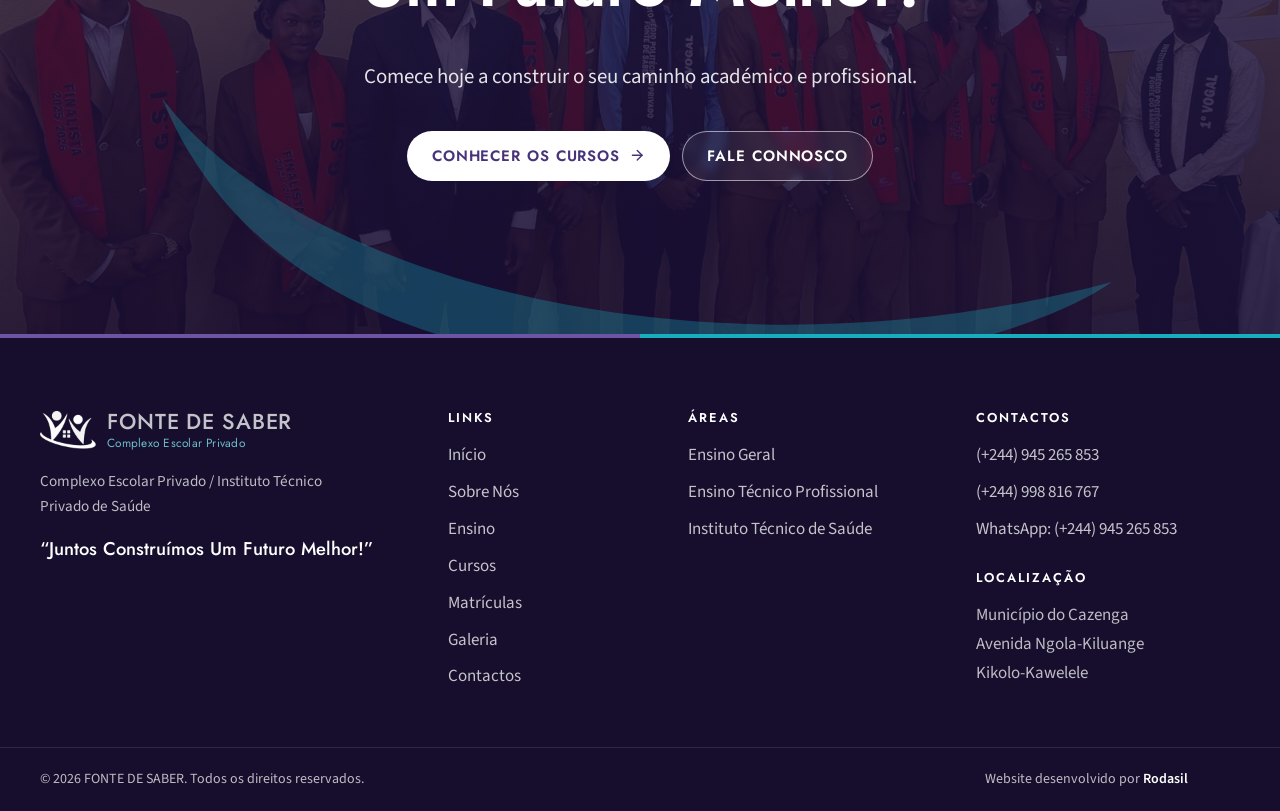
<file: galeria/index.html>
<!doctype html>
<html lang="pt">
<head>
  <meta charset="utf-8">
  <meta name="viewport" content="width=device-width, initial-scale=1">
  <meta name="robots" content="noindex, nofollow">
  <script>/* activa as animações antes do primeiro paint; is-nav = vindo de outra página do site */document.documentElement.className+=' js'+(document.referrer.indexOf(location.host)>-1?' is-nav':'');</script>
  <title>Galeria | FONTE DE SABER</title>
  <meta name="description" content="Fotografias de aulas, provas, palestras, visitas de estudo e actividades da comunidade escolar FONTE DE SABER.">
  <meta name="keywords" content="Fonte de Saber, Complexo Escolar Privado, Instituto Técnico Privado de Saúde, Escola no Cazenga, Escola em Kikolo, Ensino no Cazenga, Análises Clínicas, Enfermagem, Farmácia, Gestão Empresarial, Redes e Sistemas Informáticos, Energia e Instalações Eléctricas">
  <link rel="canonical" href="https://dominio-a-definir.ao/galeria/">
  <meta name="theme-color" content="#3D2A6B">

  <!-- Open Graph -->
  <meta property="og:type" content="website">
  <meta property="og:locale" content="pt_AO">
  <meta property="og:site_name" content="FONTE DE SABER">
  <meta property="og:title" content="Galeria | FONTE DE SABER">
  <meta property="og:description" content="Fotografias de aulas, provas, palestras, visitas de estudo e actividades da comunidade escolar FONTE DE SABER.">
  <meta property="og:url" content="https://dominio-a-definir.ao/galeria/">
  <meta property="og:image" content="https://dominio-a-definir.ao/assets/img/og-image.jpg">
  <meta name="twitter:card" content="summary_large_image">

  <link rel="icon" type="image/png" sizes="64x64" href="../assets/img/favicon-64.png">
  <link rel="apple-touch-icon" href="../assets/img/favicon-180.png">

  <link rel="preconnect" href="https://fonts.googleapis.com">
  <link rel="preconnect" href="https://fonts.gstatic.com" crossorigin>
  <link href="https://fonts.googleapis.com/css2?family=Jost:wght@400;500;600;700&family=Source+Sans+3:ital,wght@0,400;0,600;0,700;1,400&display=swap" rel="stylesheet">
  <link rel="stylesheet" href="../assets/css/style.css">

  <!-- Schema.org: EducationalOrganization (apenas dados oficiais fornecidos) -->
  <script type="application/ld+json">
  {
    "@context": "https://schema.org",
    "@type": "EducationalOrganization",
    "name": "FONTE DE SABER – Complexo Escolar Privado / Instituto Técnico Privado de Saúde",
    "alternateName": "FONTE DE SABER",
    "slogan": "Juntos Construímos Um Futuro Melhor!",
    "url": "https://dominio-a-definir.ao/",
    "logo": "https://dominio-a-definir.ao/assets/img/logo-full.png",
    "telephone": ["+244945265853", "+244998816767"],
    "address": {
      "@type": "PostalAddress",
      "streetAddress": "Avenida Ngola-Kiluange, Kikolo-Kawelele",
      "addressLocality": "Cazenga",
      "addressRegion": "Luanda",
      "addressCountry": "AO"
    },
    "hasOfferCatalog": {
      "@type": "OfferCatalog",
      "name": "Oferta académica",
      "itemListElement": [
        {"@type": "Course", "name": "Ensino Geral – Iniciação à 6ª Classe"},
        {"@type": "Course", "name": "Ensino Secundário – I Ciclo (7ª, 8ª e 9ª Classe)"},
        {"@type": "Course", "name": "Gestão Empresarial"},
        {"@type": "Course", "name": "Gestão de Redes e Sistemas Informáticos"},
        {"@type": "Course", "name": "Energia e Instalações Eléctricas"},
        {"@type": "Course", "name": "Análises Clínicas"},
        {"@type": "Course", "name": "Enfermagem"},
        {"@type": "Course", "name": "Farmácia"}
      ]
    }
  }
  </script>
</head>
<body>
  <a class="skip-link" href="#conteudo">Saltar para o conteúdo</a>
  <!-- Component: Icons (sprite SVG). Usar com <svg class="icon"><use href="#i-nome"/></svg>. Traços baseados em Lucide (licença ISC). -->
<svg xmlns="http://www.w3.org/2000/svg" style="display:none" aria-hidden="true">
  <symbol id="i-arrow" viewBox="0 0 24 24" fill="none" stroke="currentColor" stroke-width="2" stroke-linecap="round" stroke-linejoin="round"><path d="M5 12h14"/><path d="m12 5 7 7-7 7"/></symbol>
  <symbol id="i-book" viewBox="0 0 24 24" fill="none" stroke="currentColor" stroke-width="1.75" stroke-linecap="round" stroke-linejoin="round"><path d="M2 3h6a4 4 0 0 1 4 4v14a3 3 0 0 0-3-3H2z"/><path d="M22 3h-6a4 4 0 0 0-4 4v14a3 3 0 0 1 3-3h7z"/></symbol>
  <symbol id="i-cap" viewBox="0 0 24 24" fill="none" stroke="currentColor" stroke-width="1.75" stroke-linecap="round" stroke-linejoin="round"><path d="M22 10v6"/><path d="M2 10l10-5 10 5-10 5z"/><path d="M6 12v5c3 3 9 3 12 0v-5"/></symbol>
  <symbol id="i-briefcase" viewBox="0 0 24 24" fill="none" stroke="currentColor" stroke-width="1.75" stroke-linecap="round" stroke-linejoin="round"><rect x="2" y="7" width="20" height="14" rx="2"/><path d="M16 21V5a2 2 0 0 0-2-2h-4a2 2 0 0 0-2 2v16"/></symbol>
  <symbol id="i-chart" viewBox="0 0 24 24" fill="none" stroke="currentColor" stroke-width="1.75" stroke-linecap="round" stroke-linejoin="round"><path d="M3 3v18h18"/><path d="m7 15 4-4 3 3 6-6"/><path d="M15 8h5v5"/></symbol>
  <symbol id="i-network" viewBox="0 0 24 24" fill="none" stroke="currentColor" stroke-width="1.75" stroke-linecap="round" stroke-linejoin="round"><rect x="16" y="16" width="6" height="6" rx="1"/><rect x="2" y="16" width="6" height="6" rx="1"/><rect x="9" y="2" width="6" height="6" rx="1"/><path d="M5 16v-3a1 1 0 0 1 1-1h12a1 1 0 0 1 1 1v3"/><path d="M12 12V8"/></symbol>
  <symbol id="i-monitor" viewBox="0 0 24 24" fill="none" stroke="currentColor" stroke-width="1.75" stroke-linecap="round" stroke-linejoin="round"><rect x="2" y="3" width="20" height="14" rx="2"/><path d="M8 21h8"/><path d="M12 17v4"/></symbol>
  <symbol id="i-zap" viewBox="0 0 24 24" fill="none" stroke="currentColor" stroke-width="1.75" stroke-linecap="round" stroke-linejoin="round"><path d="M13 2 3 14h9l-1 8 10-12h-9l1-8z"/></symbol>
  <symbol id="i-heart" viewBox="0 0 24 24" fill="none" stroke="currentColor" stroke-width="1.75" stroke-linecap="round" stroke-linejoin="round"><path d="M19 14c1.49-1.46 3-3.21 3-5.5A5.5 5.5 0 0 0 16.5 3c-1.76 0-3 .5-4.5 2-1.5-1.5-2.74-2-4.5-2A5.5 5.5 0 0 0 2 8.5c0 2.3 1.5 4.05 3 5.5l7 7Z"/><path d="M3.22 12H9.5l.5-1 2 4.5 2-7 1.5 3.5h5.27"/></symbol>
  <symbol id="i-microscope" viewBox="0 0 24 24" fill="none" stroke="currentColor" stroke-width="1.75" stroke-linecap="round" stroke-linejoin="round"><path d="M6 18h8"/><path d="M3 22h18"/><path d="M14 22a7 7 0 1 0 0-14h-1"/><path d="M9 14h2"/><path d="M9 12a2 2 0 0 1-2-2V6h6v4a2 2 0 0 1-2 2Z"/><path d="M12 6V3a1 1 0 0 0-1-1H9a1 1 0 0 0-1 1v3"/></symbol>
  <symbol id="i-stethoscope" viewBox="0 0 24 24" fill="none" stroke="currentColor" stroke-width="1.75" stroke-linecap="round" stroke-linejoin="round"><path d="M4.8 2.3A.3.3 0 1 0 5 2H4a2 2 0 0 0-2 2v5a6 6 0 0 0 6 6 6 6 0 0 0 6-6V4a2 2 0 0 0-2-2h-1a.2.2 0 1 0 .3.3"/><path d="M8 15v1a6 6 0 0 0 6 6 6 6 0 0 0 6-6v-4"/><circle cx="20" cy="10" r="2"/></symbol>
  <symbol id="i-pill" viewBox="0 0 24 24" fill="none" stroke="currentColor" stroke-width="1.75" stroke-linecap="round" stroke-linejoin="round"><path d="m10.5 20.5 10-10a4.95 4.95 0 1 0-7-7l-10 10a4.95 4.95 0 1 0 7 7Z"/><path d="m8.5 8.5 7 7"/></symbol>
  <symbol id="i-phone" viewBox="0 0 24 24" fill="none" stroke="currentColor" stroke-width="1.75" stroke-linecap="round" stroke-linejoin="round"><path d="M22 16.92v3a2 2 0 0 1-2.18 2 19.79 19.79 0 0 1-8.63-3.07 19.5 19.5 0 0 1-6-6 19.79 19.79 0 0 1-3.07-8.67A2 2 0 0 1 4.11 2h3a2 2 0 0 1 2 1.72 12.84 12.84 0 0 0 .7 2.81 2 2 0 0 1-.45 2.11L8.09 9.91a16 16 0 0 0 6 6l1.27-1.27a2 2 0 0 1 2.11-.45 12.84 12.84 0 0 0 2.81.7A2 2 0 0 1 22 16.92z"/></symbol>
  <symbol id="i-pin" viewBox="0 0 24 24" fill="none" stroke="currentColor" stroke-width="1.75" stroke-linecap="round" stroke-linejoin="round"><path d="M20 10c0 6-8 12-8 12s-8-6-8-12a8 8 0 0 1 16 0Z"/><circle cx="12" cy="10" r="3"/></symbol>
  <symbol id="i-sun" viewBox="0 0 24 24" fill="none" stroke="currentColor" stroke-width="1.75" stroke-linecap="round" stroke-linejoin="round"><circle cx="12" cy="12" r="4"/><path d="M12 2v2M12 20v2M4.93 4.93l1.41 1.41M17.66 17.66l1.41 1.41M2 12h2M20 12h2M6.34 17.66l-1.41 1.41M19.07 4.93l-1.41 1.41"/></symbol>
  <symbol id="i-sunset" viewBox="0 0 24 24" fill="none" stroke="currentColor" stroke-width="1.75" stroke-linecap="round" stroke-linejoin="round"><path d="M12 10V2"/><path d="m4.93 10.93 1.41 1.41M2 18h2M20 18h2M19.07 10.93l-1.41 1.41M22 22H2"/><path d="m16 6-4 4-4-4"/><path d="M16 18a4 4 0 0 0-8 0"/></symbol>
  <symbol id="i-check" viewBox="0 0 24 24" fill="none" stroke="currentColor" stroke-width="2.25" stroke-linecap="round" stroke-linejoin="round"><path d="M20 6 9 17l-5-5"/></symbol>
  <symbol id="i-menu" viewBox="0 0 24 24" fill="none" stroke="currentColor" stroke-width="2" stroke-linecap="round"><path d="M4 7h16M4 12h16M4 17h16"/></symbol>
  <symbol id="i-x" viewBox="0 0 24 24" fill="none" stroke="currentColor" stroke-width="2" stroke-linecap="round"><path d="M18 6 6 18M6 6l12 12"/></symbol>
  <symbol id="i-chevron-down" viewBox="0 0 24 24" fill="none" stroke="currentColor" stroke-width="2" stroke-linecap="round" stroke-linejoin="round"><path d="m6 9 6 6 6-6"/></symbol>
  <symbol id="i-chevron-left" viewBox="0 0 24 24" fill="none" stroke="currentColor" stroke-width="2" stroke-linecap="round" stroke-linejoin="round"><path d="m15 18-6-6 6-6"/></symbol>
  <symbol id="i-chevron-right" viewBox="0 0 24 24" fill="none" stroke="currentColor" stroke-width="2" stroke-linecap="round" stroke-linejoin="round"><path d="m9 18 6-6-6-6"/></symbol>
  <symbol id="i-folder" viewBox="0 0 24 24" fill="none" stroke="currentColor" stroke-width="1.75" stroke-linecap="round" stroke-linejoin="round"><path d="M20 20a2 2 0 0 0 2-2V8a2 2 0 0 0-2-2h-7.9a2 2 0 0 1-1.69-.9L9.6 3.9A2 2 0 0 0 7.93 3H4a2 2 0 0 0-2 2v13a2 2 0 0 0 2 2Z"/></symbol>
  <symbol id="i-idcard" viewBox="0 0 24 24" fill="none" stroke="currentColor" stroke-width="1.75" stroke-linecap="round" stroke-linejoin="round"><rect x="2" y="5" width="20" height="14" rx="2"/><circle cx="8" cy="12" r="2"/><path d="M14 10h4M14 14h4"/></symbol>
  <symbol id="i-camera" viewBox="0 0 24 24" fill="none" stroke="currentColor" stroke-width="1.75" stroke-linecap="round" stroke-linejoin="round"><path d="M14.5 4h-5L7 7H4a2 2 0 0 0-2 2v9a2 2 0 0 0 2 2h16a2 2 0 0 0 2-2V9a2 2 0 0 0-2-2h-3l-2.5-3z"/><circle cx="12" cy="13" r="3"/></symbol>
  <symbol id="i-certificate" viewBox="0 0 24 24" fill="none" stroke="currentColor" stroke-width="1.75" stroke-linecap="round" stroke-linejoin="round"><path d="M15 2H6a2 2 0 0 0-2 2v16a2 2 0 0 0 2 2h12a2 2 0 0 0 2-2V7Z"/><path d="M14 2v4a2 2 0 0 0 2 2h4"/><circle cx="12" cy="13" r="2.5"/><path d="m10.5 15.2-.8 3.8 2.3-1.2 2.3 1.2-.8-3.8"/></symbol>
  <symbol id="i-users" viewBox="0 0 24 24" fill="none" stroke="currentColor" stroke-width="1.75" stroke-linecap="round" stroke-linejoin="round"><path d="M16 21v-2a4 4 0 0 0-4-4H6a4 4 0 0 0-4 4v2"/><circle cx="9" cy="7" r="4"/><path d="M22 21v-2a4 4 0 0 0-3-3.87M16 3.13a4 4 0 0 1 0 7.75"/></symbol>
  <symbol id="i-layers" viewBox="0 0 24 24" fill="none" stroke="currentColor" stroke-width="1.75" stroke-linecap="round" stroke-linejoin="round"><path d="m12 2 10 5-10 5L2 7z"/><path d="m2 17 10 5 10-5"/><path d="m2 12 10 5 10-5"/></symbol>
  <symbol id="i-blocks" viewBox="0 0 24 24" fill="none" stroke="currentColor" stroke-width="1.75" stroke-linecap="round" stroke-linejoin="round"><rect x="3" y="3" width="7" height="7" rx="1.5"/><rect x="14" y="3" width="7" height="7" rx="1.5"/><rect x="3" y="14" width="7" height="7" rx="1.5"/><rect x="14" y="14" width="7" height="7" rx="1.5"/></symbol>
  <symbol id="i-whatsapp" viewBox="0 0 24 24" fill="currentColor"><path d="M17.47 14.38c-.3-.15-1.76-.87-2.03-.97-.27-.1-.47-.15-.67.15-.2.3-.77.97-.94 1.16-.17.2-.35.22-.64.08-.3-.15-1.26-.46-2.39-1.48-.88-.79-1.48-1.76-1.65-2.06-.17-.3-.02-.46.13-.6.13-.14.3-.35.45-.52.15-.18.2-.3.3-.5.1-.2.05-.37-.03-.52-.07-.15-.67-1.61-.92-2.2-.24-.58-.49-.5-.67-.51h-.57c-.2 0-.52.07-.8.37-.27.3-1.04 1.02-1.04 2.48s1.07 2.88 1.21 3.07c.15.2 2.1 3.2 5.08 4.49.7.3 1.26.49 1.7.63.71.22 1.36.19 1.87.12.57-.09 1.76-.72 2-1.41.25-.7.25-1.29.18-1.41-.08-.13-.28-.2-.57-.35m-5.42 7.4A9.87 9.87 0 0 1 7.02 20.4l-.36-.21-3.74.98 1-3.65-.24-.37a9.86 9.86 0 0 1-1.51-5.26c0-5.45 4.44-9.88 9.89-9.88 2.64 0 5.12 1.03 6.99 2.9a9.83 9.83 0 0 1 2.89 6.99c0 5.45-4.44 9.88-9.89 9.88M20.46 3.49A11.82 11.82 0 0 0 12.05 0C5.5 0 .16 5.34.16 11.89c0 2.1.55 4.14 1.59 5.95L.06 24l6.3-1.65a11.88 11.88 0 0 0 5.69 1.45c6.55 0 11.89-5.34 11.89-11.89 0-3.18-1.24-6.17-3.48-8.42"/></symbol>
  <symbol id="i-facebook" viewBox="0 0 24 24" fill="currentColor"><path d="M14 13.5h2.5l1-4H14v-2c0-1.03 0-2 2-2h1.5V2.14C17.17 2.1 15.94 2 14.64 2 11.93 2 10 3.66 10 6.7v2.8H7v4h3V22h4z"/></symbol>
  <symbol id="i-send" viewBox="0 0 24 24" fill="none" stroke="currentColor" stroke-width="1.75" stroke-linecap="round" stroke-linejoin="round"><path d="m22 2-7 20-4-9-9-4z"/><path d="M22 2 11 13"/></symbol>
  <symbol id="i-expand" viewBox="0 0 24 24" fill="none" stroke="currentColor" stroke-width="1.75" stroke-linecap="round" stroke-linejoin="round"><path d="M15 3h6v6M9 21H3v-6M21 3l-7 7M3 21l7-7"/></symbol>
</svg>

  <!-- Component: Header + MobileMenu
     Transparente sobre o hero; ganha fundo sólido e sombra ao fazer scroll (classe .is-solid, ver main.js).
     WordPress: substituir pelo cabeçalho do tema / Elementor Header, mantendo as mesmas classes. -->
<header class="site-header" data-header>
  <div class="container site-header__inner">
    <a class="brand" href="../" aria-label="FONTE DE SABER – página inicial">
      <img class="brand__mark" src="../assets/img/logo-mark.png" alt="" width="56" height="38">
      <span class="brand__text">
        <span class="brand__name">FONTE DE SABER</span>
        <span class="brand__tag">Complexo Escolar Privado</span>
      </span>
    </a>

    <nav class="nav" aria-label="Navegação principal">
      <ul class="nav__list">
        <li><a class="nav__link" href="../">Início</a></li>
        <li><a class="nav__link" href="../sobre/">Sobre Nós</a></li>
        <li><a class="nav__link" href="../ensino/">Ensino</a></li>
        <li class="nav__item--drop">
          <button class="nav__link nav__drop-toggle" type="button" aria-expanded="false" aria-controls="menu-cursos">
            Cursos <svg class="icon icon--sm" aria-hidden="true"><use href="#i-chevron-down"/></svg>
          </button>
          <ul class="nav__dropdown" id="menu-cursos">
            <li><a href="../tecnico-profissional/"><svg class="icon" aria-hidden="true"><use href="#i-briefcase"/></svg><span><strong>Ensino Técnico Profissional</strong><small>Gestão, Informática e Electricidade</small></span></a></li>
            <li><a href="../saude/"><svg class="icon" aria-hidden="true"><use href="#i-heart"/></svg><span><strong>Instituto Técnico de Saúde</strong><small>Análises Clínicas, Enfermagem e Farmácia</small></span></a></li>
          </ul>
        </li>
        <li><a class="nav__link" href="../matriculas/">Matrículas</a></li>
        <li><a class="nav__link" href="../galeria/" aria-current="page">Galeria</a></li>
        <li><a class="nav__link" href="../contactos/">Contactos</a></li>
      </ul>
    </nav>

    <a class="btn btn--primary site-header__cta" href="../pre-inscricao/">Inscreva-se</a>

    <button class="nav-toggle" type="button" aria-expanded="false" aria-controls="mobile-menu" aria-label="Abrir menu">
      <svg class="icon nav-toggle__open" aria-hidden="true"><use href="#i-menu"/></svg>
      <svg class="icon nav-toggle__close" aria-hidden="true"><use href="#i-x"/></svg>
    </button>
  </div>

  <!-- Component: MobileMenu -->
  <div class="mobile-menu" id="mobile-menu" hidden>
    <nav aria-label="Navegação móvel">
      <ul class="mobile-menu__list">
        <li><a href="../">Início</a></li>
        <li><a href="../sobre/">Sobre Nós</a></li>
        <li><a href="../ensino/">Ensino</a></li>
        <li class="mobile-menu__group">
          <span class="mobile-menu__label">Cursos</span>
          <a href="../tecnico-profissional/">Ensino Técnico Profissional</a>
          <a href="../saude/">Instituto Técnico de Saúde</a>
        </li>
        <li><a href="../matriculas/">Matrículas</a></li>
        <li><a href="../galeria/" aria-current="page">Galeria</a></li>
        <li><a href="../contactos/">Contactos</a></li>
      </ul>
    </nav>
    <div class="mobile-menu__foot">
      <a class="btn btn--primary btn--block" href="../pre-inscricao/">Inscreva-se agora</a>
      <a class="mobile-menu__phone" href="tel:+244945265853"><svg class="icon" aria-hidden="true"><use href="#i-phone"/></svg> (+244) 945 265 853</a>
    </div>
  </div>
</header>


  <main id="conteudo" tabindex="-1">
<!-- Página: Galeria -->
<section class="page-hero" aria-labelledby="page-title">
  <!-- IMAGEM: evento no pátio. Substituir em assets/img/galeria/12-evento.jpg -->
  <img class="page-hero__bg" src="../assets/img/galeria/12-evento.jpg" alt="" width="1600" height="1200" fetchpriority="high">
  <div class="container">
    <ol class="breadcrumb" aria-label="Caminho"><li><a href="../">Início</a></li><li aria-current="page">Galeria</li></ol>
    <p class="eyebrow eyebrow--light">Galeria</p>
    <h1 id="page-title">Momentos que fazem parte da nossa jornada</h1>
    <p>Aulas, provas, palestras, visitas de estudo e encontros com os encarregados de educação.</p>
  </div>
</section>

<!-- Component: Gallery (completa, com filtros e lightbox) -->
<section class="section gallery" aria-labelledby="gallery-title">
  <div class="container">
    <div class="section-header reveal">
      <h2 id="gallery-title" class="visually-hidden">Fotografias</h2>
      <div class="gallery__filters" role="group" aria-label="Filtrar fotografias">
        <button class="gallery__filter" type="button" data-filter="todos" aria-pressed="true">Todas</button>
        <button class="gallery__filter" type="button" data-filter="ensino-geral" aria-pressed="false">Ensino Geral</button>
        <button class="gallery__filter" type="button" data-filter="tecnico" aria-pressed="false">Formação Técnica</button>
        <button class="gallery__filter" type="button" data-filter="saude" aria-pressed="false">Saúde</button>
        <button class="gallery__filter" type="button" data-filter="vida-escolar" aria-pressed="false">Vida escolar</button>
      </div>
    </div>
    <ul class="gallery__grid" data-gallery>
      <!-- Component: Gallery (itens). IMAGENS: fotografias reais da instituição em assets/img/galeria/.
     Para substituir: trocar o ficheiro NN-nome.jpg (grande, máx. 1600px) e NN-nome-thumb.jpg (miniatura, 720px) mantendo o nome,
     ou editar src/data-full/alt/legenda abaixo. data-cat: ensino-geral | tecnico | saude | vida-escolar -->
<li class="gallery__item" data-cat="ensino-geral"><button class="gallery__btn" type="button" data-full="../assets/img/galeria/01-infantil.jpg" data-caption="Classe de Iniciação"><img src="../assets/img/galeria/01-infantil-thumb.jpg" alt="Crianças da classe de Iniciação na sala de aula" width="720" height="960" loading="lazy" decoding="async"><span class="gallery__caption">Classe de Iniciação <svg class="icon" aria-hidden="true"><use href="#i-expand"/></svg></span></button></li>
<li class="gallery__item" data-cat="ensino-geral"><button class="gallery__btn" type="button" data-full="../assets/img/galeria/02-infantil.jpg" data-caption="Actividade na sala de Iniciação"><img src="../assets/img/galeria/02-infantil-thumb.jpg" alt="Crianças da Iniciação sentadas à volta de uma mesa colorida" width="720" height="540" loading="lazy" decoding="async"><span class="gallery__caption">Actividade na sala de Iniciação <svg class="icon" aria-hidden="true"><use href="#i-expand"/></svg></span></button></li>
<li class="gallery__item" data-cat="ensino-geral"><button class="gallery__btn" type="button" data-full="../assets/img/galeria/03-primario.jpg" data-caption="Aula no Ensino Primário"><img src="../assets/img/galeria/03-primario-thumb.jpg" alt="Alunos do Ensino Primário nas carteiras durante a aula" width="720" height="540" loading="lazy" decoding="async"><span class="gallery__caption">Aula no Ensino Primário <svg class="icon" aria-hidden="true"><use href="#i-expand"/></svg></span></button></li>
<li class="gallery__item" data-cat="ensino-geral"><button class="gallery__btn" type="button" data-full="../assets/img/galeria/04-infantil.jpg" data-caption="Convívio na Iniciação"><img src="../assets/img/galeria/04-infantil-thumb.jpg" alt="Crianças da Iniciação a abraçarem-se na sala de aula" width="720" height="900" loading="lazy" decoding="async"><span class="gallery__caption">Convívio na Iniciação <svg class="icon" aria-hidden="true"><use href="#i-expand"/></svg></span></button></li>
<li class="gallery__item" data-cat="saude"><button class="gallery__btn" type="button" data-full="../assets/img/galeria/05-provas.jpg" data-caption="Prova no Instituto de Saúde"><img src="../assets/img/galeria/05-provas-thumb.jpg" alt="Estudantes de saúde, de bata branca, a fazer uma prova" width="720" height="900" loading="lazy" decoding="async"><span class="gallery__caption">Prova no Instituto de Saúde <svg class="icon" aria-hidden="true"><use href="#i-expand"/></svg></span></button></li>
<li class="gallery__item" data-cat="saude"><button class="gallery__btn" type="button" data-full="../assets/img/galeria/06-provas.jpg" data-caption="Realização de provas"><img src="../assets/img/galeria/06-provas-thumb.jpg" alt="Estudantes de bata branca concentrados numa prova escrita" width="720" height="900" loading="lazy" decoding="async"><span class="gallery__caption">Realização de provas <svg class="icon" aria-hidden="true"><use href="#i-expand"/></svg></span></button></li>
<li class="gallery__item" data-cat="tecnico"><button class="gallery__btn" type="button" data-full="../assets/img/galeria/07-tecnico.jpg" data-caption="Aula prática com multímetro"><img src="../assets/img/galeria/07-tecnico-thumb.jpg" alt="Dois estudantes a medir um circuito com um multímetro" width="720" height="900" loading="lazy" decoding="async"><span class="gallery__caption">Aula prática com multímetro <svg class="icon" aria-hidden="true"><use href="#i-expand"/></svg></span></button></li>
<li class="gallery__item" data-cat="tecnico"><button class="gallery__btn" type="button" data-full="../assets/img/galeria/08-tecnico.jpg" data-caption="Medições em aula prática"><img src="../assets/img/galeria/08-tecnico-thumb.jpg" alt="Estudante de óculos a usar um multímetro com a ajuda de um colega" width="720" height="900" loading="lazy" decoding="async"><span class="gallery__caption">Medições em aula prática <svg class="icon" aria-hidden="true"><use href="#i-expand"/></svg></span></button></li>
<li class="gallery__item" data-cat="tecnico"><button class="gallery__btn" type="button" data-full="../assets/img/galeria/09-alunos.jpg" data-caption="Trabalho prático em grupo"><img src="../assets/img/galeria/09-alunos-thumb.jpg" alt="Estudantes sorridentes a montar um circuito na carteira" width="720" height="900" loading="lazy" decoding="async"><span class="gallery__caption">Trabalho prático em grupo <svg class="icon" aria-hidden="true"><use href="#i-expand"/></svg></span></button></li>
<li class="gallery__item" data-cat="tecnico"><button class="gallery__btn" type="button" data-full="../assets/img/galeria/10-alunos.jpg" data-caption="Aula prática de electricidade"><img src="../assets/img/galeria/10-alunos-thumb.jpg" alt="Estudante a ligar as pontas de prova de um multímetro" width="720" height="900" loading="lazy" decoding="async"><span class="gallery__caption">Aula prática de electricidade <svg class="icon" aria-hidden="true"><use href="#i-expand"/></svg></span></button></li>
<li class="gallery__item" data-cat="saude"><button class="gallery__btn" type="button" data-full="../assets/img/galeria/11-saude.jpg" data-caption="Estudantes do Instituto de Saúde"><img src="../assets/img/galeria/11-saude-thumb.jpg" alt="Turma de saúde de farda branca e touca à entrada da escola" width="720" height="576" loading="lazy" decoding="async"><span class="gallery__caption">Estudantes do Instituto de Saúde <svg class="icon" aria-hidden="true"><use href="#i-expand"/></svg></span></button></li>
<li class="gallery__item" data-cat="vida-escolar"><button class="gallery__btn" type="button" data-full="../assets/img/galeria/12-evento.jpg" data-caption="Evento no pátio da escola"><img src="../assets/img/galeria/12-evento-thumb.jpg" alt="Estudantes e convidados sentados no pátio durante um evento" width="720" height="540" loading="lazy" decoding="async"><span class="gallery__caption">Evento no pátio da escola <svg class="icon" aria-hidden="true"><use href="#i-expand"/></svg></span></button></li>
<li class="gallery__item" data-cat="vida-escolar"><button class="gallery__btn" type="button" data-full="../assets/img/galeria/13-desporto.jpg" data-caption="Torneio desportivo"><img src="../assets/img/galeria/13-desporto-thumb.jpg" alt="Equipa de estudantes com medalhas e taça após um torneio" width="720" height="540" loading="lazy" decoding="async"><span class="gallery__caption">Torneio desportivo <svg class="icon" aria-hidden="true"><use href="#i-expand"/></svg></span></button></li>
<li class="gallery__item" data-cat="vida-escolar"><button class="gallery__btn" type="button" data-full="../assets/img/galeria/14-cultura.jpg" data-caption="Actividade cultural"><img src="../assets/img/galeria/14-cultura-thumb.jpg" alt="Estudante em traje tradicional a receber um troféu" width="720" height="960" loading="lazy" decoding="async"><span class="gallery__caption">Actividade cultural <svg class="icon" aria-hidden="true"><use href="#i-expand"/></svg></span></button></li>
<li class="gallery__item" data-cat="tecnico"><button class="gallery__btn" type="button" data-full="../assets/img/galeria/15-finalistas.jpg" data-caption="Prova de Aptidão Profissional"><img src="../assets/img/galeria/15-finalistas-thumb.jpg" alt="Finalistas de fato e faixa vermelha com o júri da Prova de Aptidão Profissional" width="720" height="540" loading="lazy" decoding="async"><span class="gallery__caption">Prova de Aptidão Profissional <svg class="icon" aria-hidden="true"><use href="#i-expand"/></svg></span></button></li>
<li class="gallery__item" data-cat="tecnico"><button class="gallery__btn" type="button" data-full="../assets/img/galeria/16-finalistas.jpg" data-caption="Finalistas"><img src="../assets/img/galeria/16-finalistas-thumb.jpg" alt="Grupo de finalistas de fato e faixa, em pé, na sala da escola" width="720" height="540" loading="lazy" decoding="async"><span class="gallery__caption">Finalistas <svg class="icon" aria-hidden="true"><use href="#i-expand"/></svg></span></button></li>
<li class="gallery__item" data-cat="vida-escolar"><button class="gallery__btn" type="button" data-full="../assets/img/galeria/17-palestra.jpg" data-caption="Palestra para estudantes"><img src="../assets/img/galeria/17-palestra-thumb.jpg" alt="Orador com microfone diante de estudantes sentados" width="720" height="900" loading="lazy" decoding="async"><span class="gallery__caption">Palestra para estudantes <svg class="icon" aria-hidden="true"><use href="#i-expand"/></svg></span></button></li>
<li class="gallery__item" data-cat="vida-escolar"><button class="gallery__btn" type="button" data-full="../assets/img/galeria/18-palestra.jpg" data-caption="Palestra"><img src="../assets/img/galeria/18-palestra-thumb.jpg" alt="Orador de óculos a falar ao microfone para os estudantes" width="720" height="900" loading="lazy" decoding="async"><span class="gallery__caption">Palestra <svg class="icon" aria-hidden="true"><use href="#i-expand"/></svg></span></button></li>
<li class="gallery__item" data-cat="vida-escolar"><button class="gallery__btn" type="button" data-full="../assets/img/galeria/19-encarregados.jpg" data-caption="Reunião com os encarregados de educação"><img src="../assets/img/galeria/19-encarregados-thumb.jpg" alt="Mesa de atendimento durante a reunião com os encarregados de educação" width="720" height="900" loading="lazy" decoding="async"><span class="gallery__caption">Reunião com os encarregados de educação <svg class="icon" aria-hidden="true"><use href="#i-expand"/></svg></span></button></li>
<li class="gallery__item" data-cat="vida-escolar"><button class="gallery__btn" type="button" data-full="../assets/img/galeria/20-encarregados.jpg" data-caption="Encarregados de educação"><img src="../assets/img/galeria/20-encarregados-thumb.jpg" alt="Encarregados de educação sentados a acompanhar a reunião" width="720" height="900" loading="lazy" decoding="async"><span class="gallery__caption">Encarregados de educação <svg class="icon" aria-hidden="true"><use href="#i-expand"/></svg></span></button></li>
<li class="gallery__item" data-cat="vida-escolar"><button class="gallery__btn" type="button" data-full="../assets/img/galeria/21-visita.jpg" data-caption="Visita de estudo"><img src="../assets/img/galeria/21-visita-thumb.jpg" alt="Estudantes com capacetes de protecção numa visita a uma obra" width="720" height="540" loading="lazy" decoding="async"><span class="gallery__caption">Visita de estudo <svg class="icon" aria-hidden="true"><use href="#i-expand"/></svg></span></button></li>
<li class="gallery__item" data-cat="ensino-geral"><button class="gallery__btn" type="button" data-full="../assets/img/galeria/22-visita.jpg" data-caption="Saída escolar"><img src="../assets/img/galeria/22-visita-thumb.jpg" alt="Alunos de uniforme alinhados numa visita de estudo" width="720" height="540" loading="lazy" decoding="async"><span class="gallery__caption">Saída escolar <svg class="icon" aria-hidden="true"><use href="#i-expand"/></svg></span></button></li>
<li class="gallery__item" data-cat="vida-escolar"><button class="gallery__btn" type="button" data-full="../assets/img/galeria/23-visita.jpg" data-caption="Visita de estudo a uma obra"><img src="../assets/img/galeria/23-visita-thumb.jpg" alt="Grupo de estudantes com capacetes junto a uma construção" width="720" height="540" loading="lazy" decoding="async"><span class="gallery__caption">Visita de estudo a uma obra <svg class="icon" aria-hidden="true"><use href="#i-expand"/></svg></span></button></li>
<li class="gallery__item" data-cat="saude"><button class="gallery__btn" type="button" data-full="../assets/img/galeria/24-palestra.jpg" data-caption="Estudantes na palestra"><img src="../assets/img/galeria/24-palestra-thumb.jpg" alt="Estudante de bata branca a sorrir durante uma palestra" width="720" height="900" loading="lazy" decoding="async"><span class="gallery__caption">Estudantes na palestra <svg class="icon" aria-hidden="true"><use href="#i-expand"/></svg></span></button></li>

    </ul>
  </div>
</section>

<!-- Component: CTASection (final) -->
<section class="cta-final" aria-labelledby="cta-title">
  <!-- IMAGEM: finalistas na Prova de Aptidão Profissional. Substituir em assets/img/finalistas.jpg -->
  <img class="cta-final__bg" src="../assets/img/finalistas.jpg" alt="" width="1600" height="1200" loading="lazy" decoding="async">
  <svg class="swoosh" viewBox="0 0 640 220" aria-hidden="true"><path d="M8 40c90 120 360 190 620 120-40 30-210 90-420 40C110 175 40 120 8 40z" fill="currentColor"/></svg>
  <div class="container">
    <p class="eyebrow eyebrow--light reveal" style="justify-content:center">FONTE DE SABER</p>
    <h2 id="cta-title" class="reveal">Juntos Construímos Um Futuro Melhor!</h2>
    <p class="reveal">Comece hoje a construir o seu caminho académico e profissional.</p>
    <div class="btn-row reveal">
      <a class="btn btn--white" href="../ensino/#cursos">Conhecer os cursos <svg class="icon icon--arrow" aria-hidden="true"><use href="#i-arrow"/></svg></a>
      <a class="btn btn--ghost" href="../contactos/">Fale connosco</a>
    </div>
  </div>
</section>


  </main>

  <!-- Component: Footer -->
<footer class="site-footer">
  <div class="container site-footer__grid">
    <div class="site-footer__brand">
      <a class="brand brand--footer" href="../" aria-label="FONTE DE SABER – página inicial">
        <img class="brand__mark" src="../assets/img/logo-mark.png" alt="" width="56" height="38" loading="lazy">
        <span class="brand__text">
          <span class="brand__name">FONTE DE SABER</span>
          <span class="brand__tag">Complexo Escolar Privado</span>
        </span>
      </a>
      <p class="site-footer__desc">Complexo Escolar Privado / Instituto Técnico Privado de Saúde</p>
      <p class="site-footer__slogan">“Juntos Construímos Um Futuro Melhor!”</p>
    </div>

    <nav class="site-footer__col" aria-label="Links do rodapé">
      <h2 class="site-footer__title">Links</h2>
      <ul>
        <li><a href="../">Início</a></li>
        <li><a href="../sobre/">Sobre Nós</a></li>
        <li><a href="../ensino/">Ensino</a></li>
        <li><a href="../ensino/#cursos">Cursos</a></li>
        <li><a href="../matriculas/">Matrículas</a></li>
        <li><a href="../galeria/">Galeria</a></li>
        <li><a href="../contactos/">Contactos</a></li>
      </ul>
    </nav>

    <div class="site-footer__col">
      <h2 class="site-footer__title">Áreas</h2>
      <ul>
        <li><a href="../ensino/">Ensino Geral</a></li>
        <li><a href="../tecnico-profissional/">Ensino Técnico Profissional</a></li>
        <li><a href="../saude/">Instituto Técnico de Saúde</a></li>
      </ul>
    </div>

    <div class="site-footer__col">
      <h2 class="site-footer__title">Contactos</h2>
      <ul>
        <li><a href="tel:+244945265853">(+244) 945 265 853</a></li>
        <li><a href="tel:+244998816767">(+244) 998 816 767</a></li>
        <li><a href="https://wa.me/244945265853" target="_blank" rel="noopener">WhatsApp: (+244) 945 265 853</a></li>
      </ul>
      <h2 class="site-footer__title site-footer__title--spaced">Localização</h2>
      <address>
        Município do Cazenga<br>
        Avenida Ngola-Kiluange<br>
        Kikolo-Kawelele
      </address>
    </div>
  </div>

  <div class="site-footer__bottom">
    <div class="container site-footer__bottom-inner">
      <p>© 2026 FONTE DE SABER. Todos os direitos reservados.</p>
      <p>Website desenvolvido por <strong>Rodasil</strong></p>
    </div>
  </div>
</footer>

  <!-- Component: WhatsAppButton (flutuante). Número oficial: 244945265853 -->
<a class="wa-float" href="https://wa.me/244945265853?text=Ol%C3%A1%2C%20gostaria%20de%20obter%20informa%C3%A7%C3%B5es%20sobre%20as%20matr%C3%ADculas%20da%20FONTE%20DE%20SABER." target="_blank" rel="noopener" aria-label="Falar pelo WhatsApp com a FONTE DE SABER">
  <svg class="icon" aria-hidden="true"><use href="#i-whatsapp"/></svg>
  <span class="wa-float__label">WhatsApp</span>
</a>


  <script src="../assets/js/main.js" defer></script>
</body>
</html>
</file>
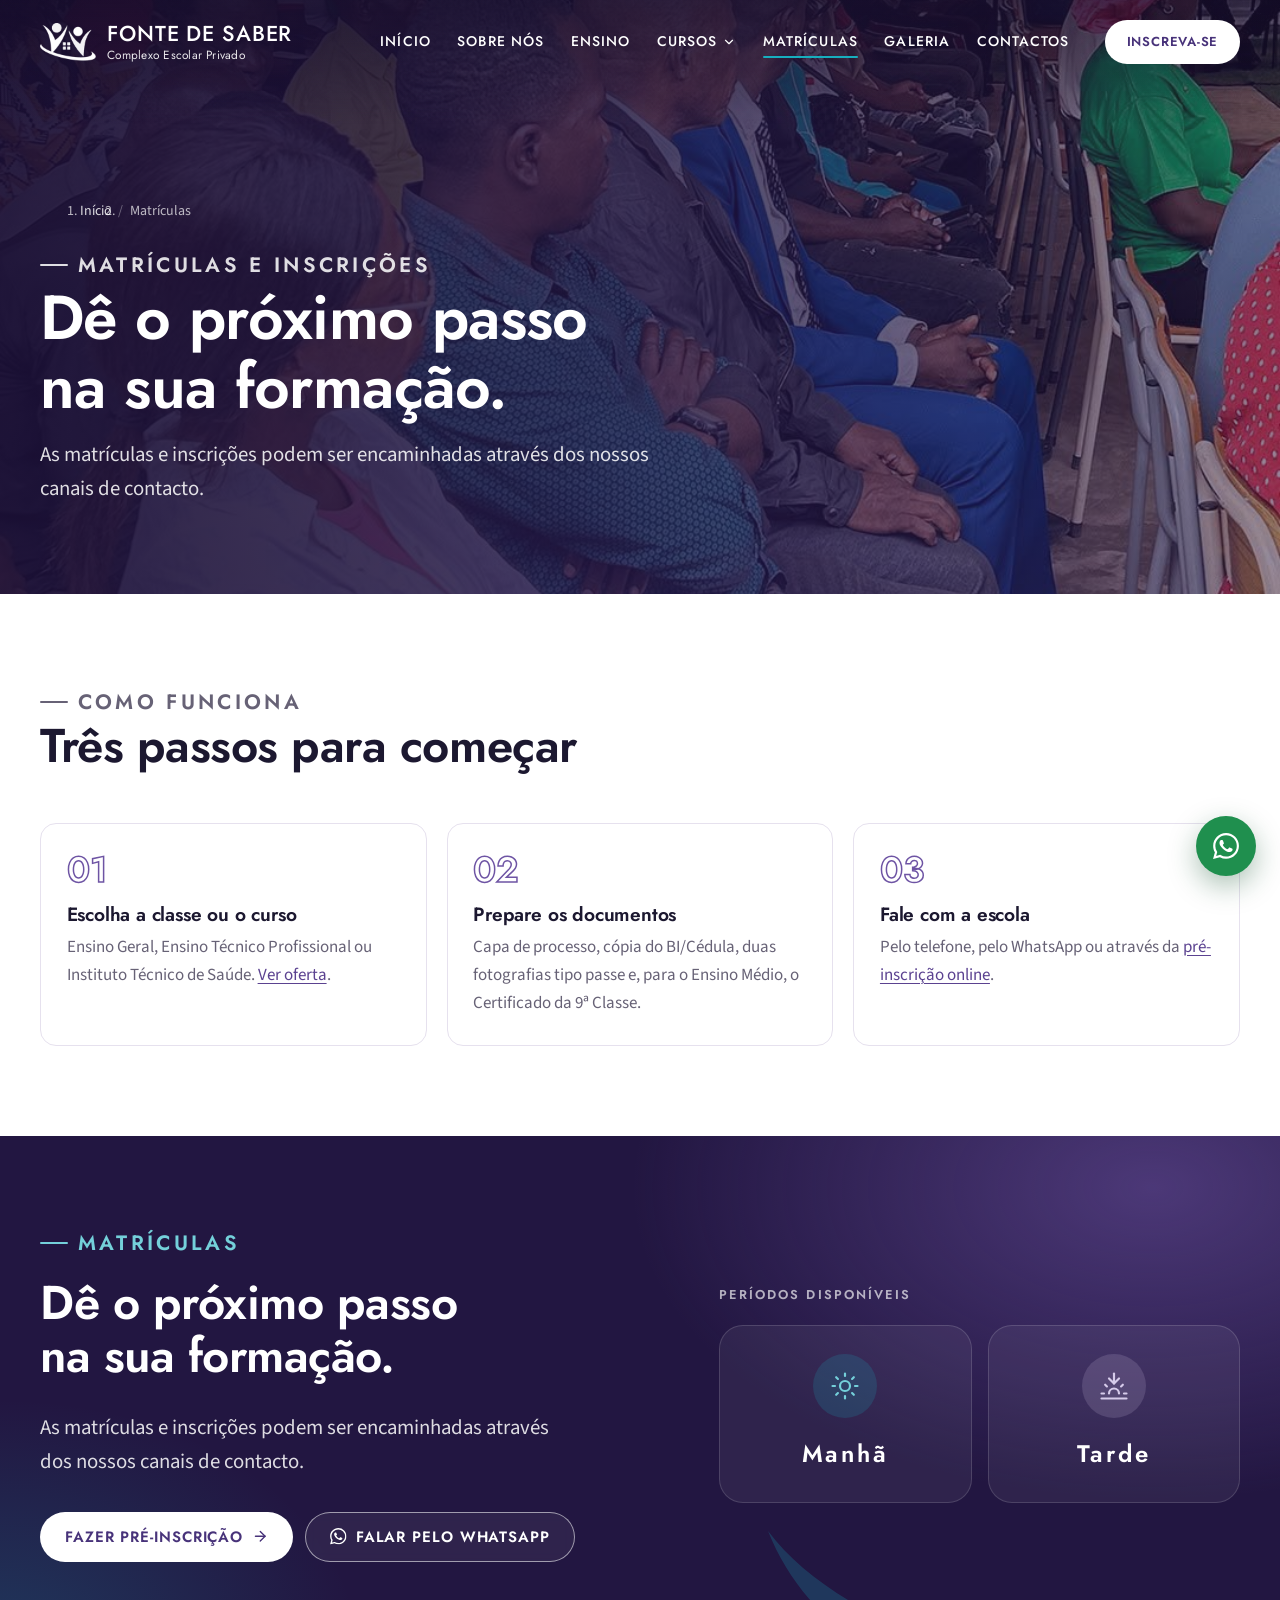
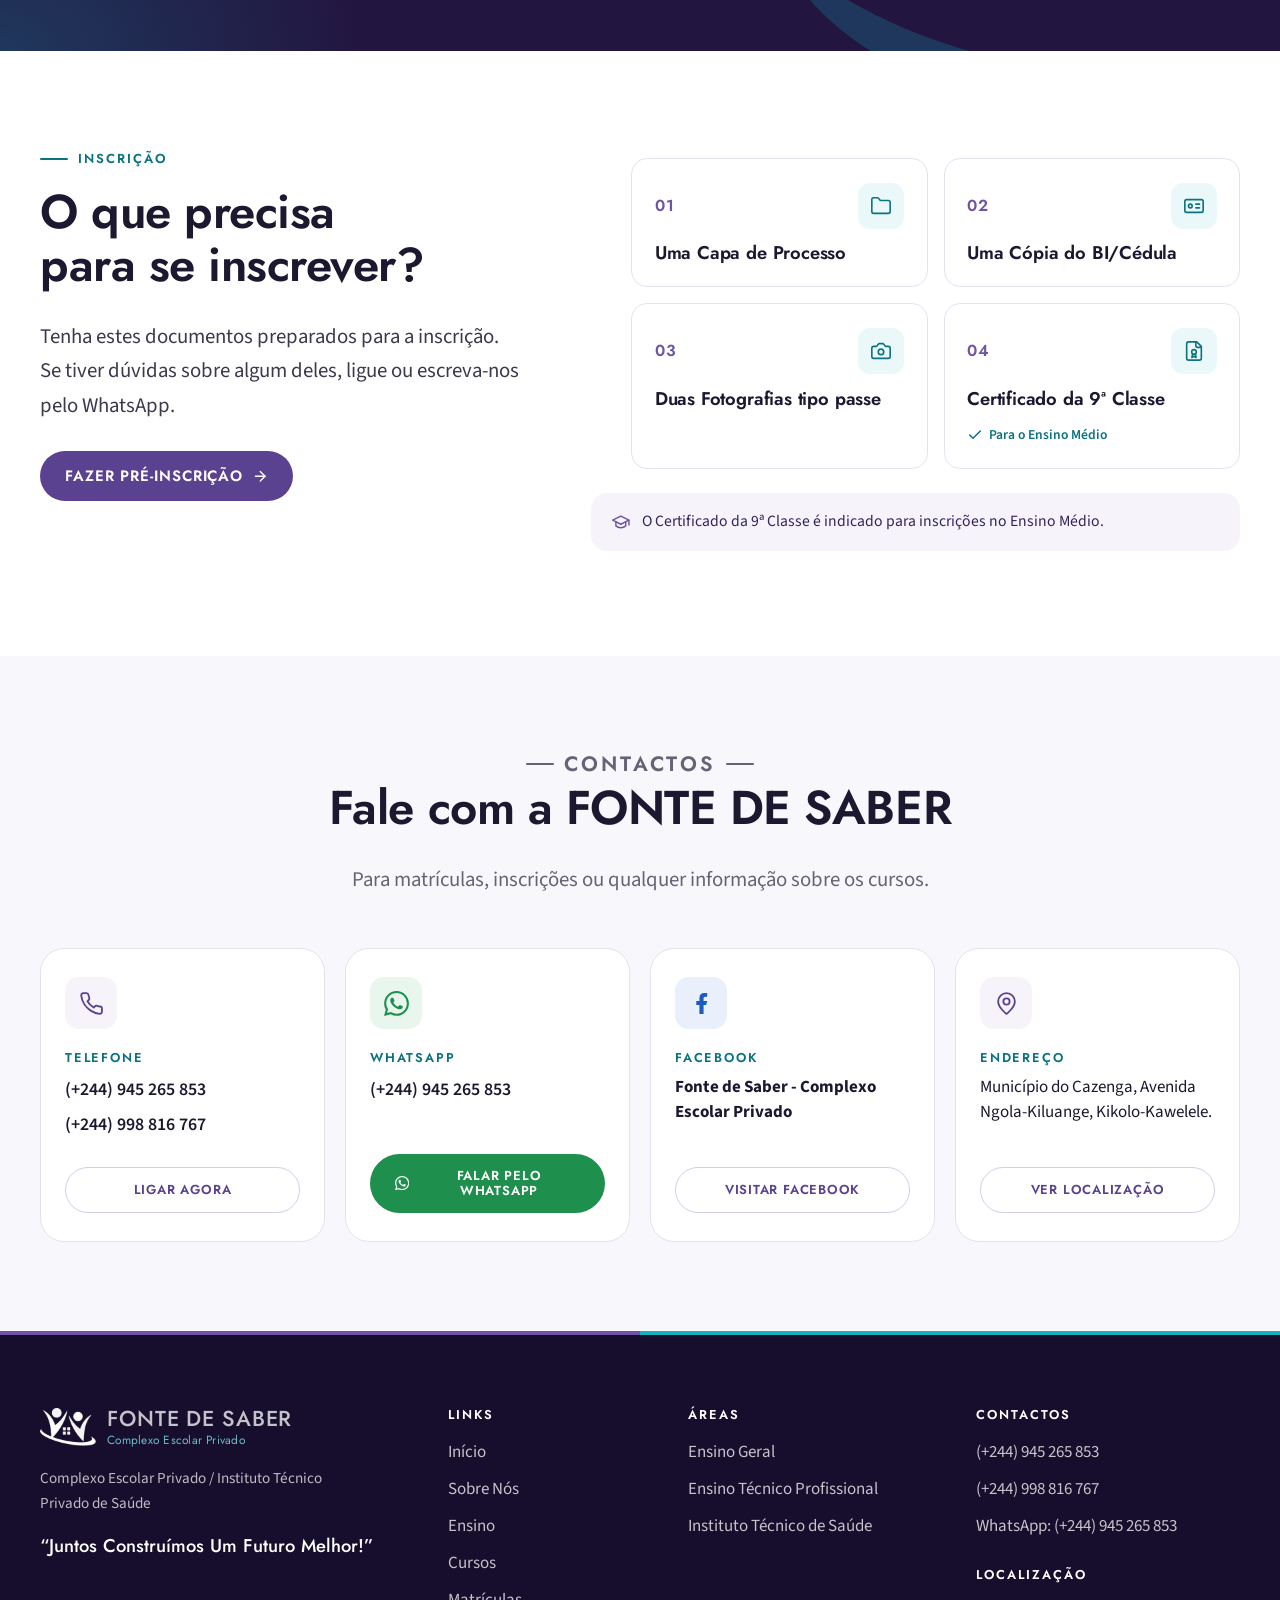
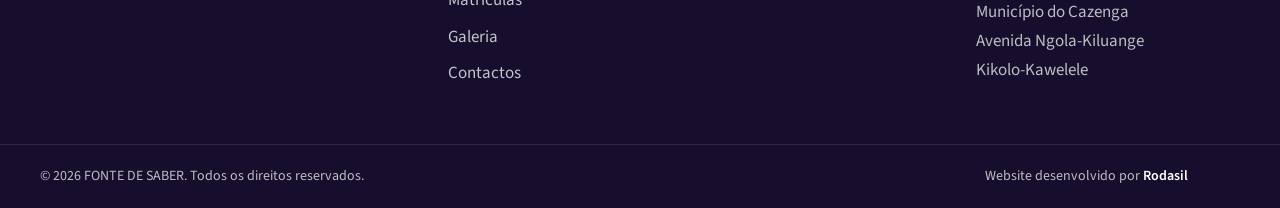
<file: matriculas/index.html>
<!doctype html>
<html lang="pt">
<head>
  <meta charset="utf-8">
  <meta name="viewport" content="width=device-width, initial-scale=1">
  <meta name="robots" content="noindex, nofollow">
  <script>/* activa as animações antes do primeiro paint; is-nav = vindo de outra página do site */document.documentElement.className+=' js'+(document.referrer.indexOf(location.host)>-1?' is-nav':'');</script>
  <title>Matrículas e Inscrições | FONTE DE SABER</title>
  <meta name="description" content="Saiba como fazer a inscrição na FONTE DE SABER: períodos da Manhã e da Tarde, documentos necessários e contactos para matrículas.">
  <meta name="keywords" content="Fonte de Saber, Complexo Escolar Privado, Instituto Técnico Privado de Saúde, Escola no Cazenga, Escola em Kikolo, Ensino no Cazenga, Análises Clínicas, Enfermagem, Farmácia, Gestão Empresarial, Redes e Sistemas Informáticos, Energia e Instalações Eléctricas">
  <link rel="canonical" href="https://dominio-a-definir.ao/matriculas/">
  <meta name="theme-color" content="#3D2A6B">

  <!-- Open Graph -->
  <meta property="og:type" content="website">
  <meta property="og:locale" content="pt_AO">
  <meta property="og:site_name" content="FONTE DE SABER">
  <meta property="og:title" content="Matrículas e Inscrições | FONTE DE SABER">
  <meta property="og:description" content="Saiba como fazer a inscrição na FONTE DE SABER: períodos da Manhã e da Tarde, documentos necessários e contactos para matrículas.">
  <meta property="og:url" content="https://dominio-a-definir.ao/matriculas/">
  <meta property="og:image" content="https://dominio-a-definir.ao/assets/img/og-image.jpg">
  <meta name="twitter:card" content="summary_large_image">

  <link rel="icon" type="image/png" sizes="64x64" href="../assets/img/favicon-64.png">
  <link rel="apple-touch-icon" href="../assets/img/favicon-180.png">

  <link rel="preconnect" href="https://fonts.googleapis.com">
  <link rel="preconnect" href="https://fonts.gstatic.com" crossorigin>
  <link href="https://fonts.googleapis.com/css2?family=Jost:wght@400;500;600;700&family=Source+Sans+3:ital,wght@0,400;0,600;0,700;1,400&display=swap" rel="stylesheet">
  <link rel="stylesheet" href="../assets/css/style.css">

  <!-- Schema.org: EducationalOrganization (apenas dados oficiais fornecidos) -->
  <script type="application/ld+json">
  {
    "@context": "https://schema.org",
    "@type": "EducationalOrganization",
    "name": "FONTE DE SABER – Complexo Escolar Privado / Instituto Técnico Privado de Saúde",
    "alternateName": "FONTE DE SABER",
    "slogan": "Juntos Construímos Um Futuro Melhor!",
    "url": "https://dominio-a-definir.ao/",
    "logo": "https://dominio-a-definir.ao/assets/img/logo-full.png",
    "telephone": ["+244945265853", "+244998816767"],
    "address": {
      "@type": "PostalAddress",
      "streetAddress": "Avenida Ngola-Kiluange, Kikolo-Kawelele",
      "addressLocality": "Cazenga",
      "addressRegion": "Luanda",
      "addressCountry": "AO"
    },
    "hasOfferCatalog": {
      "@type": "OfferCatalog",
      "name": "Oferta académica",
      "itemListElement": [
        {"@type": "Course", "name": "Ensino Geral – Iniciação à 6ª Classe"},
        {"@type": "Course", "name": "Ensino Secundário – I Ciclo (7ª, 8ª e 9ª Classe)"},
        {"@type": "Course", "name": "Gestão Empresarial"},
        {"@type": "Course", "name": "Gestão de Redes e Sistemas Informáticos"},
        {"@type": "Course", "name": "Energia e Instalações Eléctricas"},
        {"@type": "Course", "name": "Análises Clínicas"},
        {"@type": "Course", "name": "Enfermagem"},
        {"@type": "Course", "name": "Farmácia"}
      ]
    }
  }
  </script>
</head>
<body>
  <a class="skip-link" href="#conteudo">Saltar para o conteúdo</a>
  <!-- Component: Icons (sprite SVG). Usar com <svg class="icon"><use href="#i-nome"/></svg>. Traços baseados em Lucide (licença ISC). -->
<svg xmlns="http://www.w3.org/2000/svg" style="display:none" aria-hidden="true">
  <symbol id="i-arrow" viewBox="0 0 24 24" fill="none" stroke="currentColor" stroke-width="2" stroke-linecap="round" stroke-linejoin="round"><path d="M5 12h14"/><path d="m12 5 7 7-7 7"/></symbol>
  <symbol id="i-book" viewBox="0 0 24 24" fill="none" stroke="currentColor" stroke-width="1.75" stroke-linecap="round" stroke-linejoin="round"><path d="M2 3h6a4 4 0 0 1 4 4v14a3 3 0 0 0-3-3H2z"/><path d="M22 3h-6a4 4 0 0 0-4 4v14a3 3 0 0 1 3-3h7z"/></symbol>
  <symbol id="i-cap" viewBox="0 0 24 24" fill="none" stroke="currentColor" stroke-width="1.75" stroke-linecap="round" stroke-linejoin="round"><path d="M22 10v6"/><path d="M2 10l10-5 10 5-10 5z"/><path d="M6 12v5c3 3 9 3 12 0v-5"/></symbol>
  <symbol id="i-briefcase" viewBox="0 0 24 24" fill="none" stroke="currentColor" stroke-width="1.75" stroke-linecap="round" stroke-linejoin="round"><rect x="2" y="7" width="20" height="14" rx="2"/><path d="M16 21V5a2 2 0 0 0-2-2h-4a2 2 0 0 0-2 2v16"/></symbol>
  <symbol id="i-chart" viewBox="0 0 24 24" fill="none" stroke="currentColor" stroke-width="1.75" stroke-linecap="round" stroke-linejoin="round"><path d="M3 3v18h18"/><path d="m7 15 4-4 3 3 6-6"/><path d="M15 8h5v5"/></symbol>
  <symbol id="i-network" viewBox="0 0 24 24" fill="none" stroke="currentColor" stroke-width="1.75" stroke-linecap="round" stroke-linejoin="round"><rect x="16" y="16" width="6" height="6" rx="1"/><rect x="2" y="16" width="6" height="6" rx="1"/><rect x="9" y="2" width="6" height="6" rx="1"/><path d="M5 16v-3a1 1 0 0 1 1-1h12a1 1 0 0 1 1 1v3"/><path d="M12 12V8"/></symbol>
  <symbol id="i-monitor" viewBox="0 0 24 24" fill="none" stroke="currentColor" stroke-width="1.75" stroke-linecap="round" stroke-linejoin="round"><rect x="2" y="3" width="20" height="14" rx="2"/><path d="M8 21h8"/><path d="M12 17v4"/></symbol>
  <symbol id="i-zap" viewBox="0 0 24 24" fill="none" stroke="currentColor" stroke-width="1.75" stroke-linecap="round" stroke-linejoin="round"><path d="M13 2 3 14h9l-1 8 10-12h-9l1-8z"/></symbol>
  <symbol id="i-heart" viewBox="0 0 24 24" fill="none" stroke="currentColor" stroke-width="1.75" stroke-linecap="round" stroke-linejoin="round"><path d="M19 14c1.49-1.46 3-3.21 3-5.5A5.5 5.5 0 0 0 16.5 3c-1.76 0-3 .5-4.5 2-1.5-1.5-2.74-2-4.5-2A5.5 5.5 0 0 0 2 8.5c0 2.3 1.5 4.05 3 5.5l7 7Z"/><path d="M3.22 12H9.5l.5-1 2 4.5 2-7 1.5 3.5h5.27"/></symbol>
  <symbol id="i-microscope" viewBox="0 0 24 24" fill="none" stroke="currentColor" stroke-width="1.75" stroke-linecap="round" stroke-linejoin="round"><path d="M6 18h8"/><path d="M3 22h18"/><path d="M14 22a7 7 0 1 0 0-14h-1"/><path d="M9 14h2"/><path d="M9 12a2 2 0 0 1-2-2V6h6v4a2 2 0 0 1-2 2Z"/><path d="M12 6V3a1 1 0 0 0-1-1H9a1 1 0 0 0-1 1v3"/></symbol>
  <symbol id="i-stethoscope" viewBox="0 0 24 24" fill="none" stroke="currentColor" stroke-width="1.75" stroke-linecap="round" stroke-linejoin="round"><path d="M4.8 2.3A.3.3 0 1 0 5 2H4a2 2 0 0 0-2 2v5a6 6 0 0 0 6 6 6 6 0 0 0 6-6V4a2 2 0 0 0-2-2h-1a.2.2 0 1 0 .3.3"/><path d="M8 15v1a6 6 0 0 0 6 6 6 6 0 0 0 6-6v-4"/><circle cx="20" cy="10" r="2"/></symbol>
  <symbol id="i-pill" viewBox="0 0 24 24" fill="none" stroke="currentColor" stroke-width="1.75" stroke-linecap="round" stroke-linejoin="round"><path d="m10.5 20.5 10-10a4.95 4.95 0 1 0-7-7l-10 10a4.95 4.95 0 1 0 7 7Z"/><path d="m8.5 8.5 7 7"/></symbol>
  <symbol id="i-phone" viewBox="0 0 24 24" fill="none" stroke="currentColor" stroke-width="1.75" stroke-linecap="round" stroke-linejoin="round"><path d="M22 16.92v3a2 2 0 0 1-2.18 2 19.79 19.79 0 0 1-8.63-3.07 19.5 19.5 0 0 1-6-6 19.79 19.79 0 0 1-3.07-8.67A2 2 0 0 1 4.11 2h3a2 2 0 0 1 2 1.72 12.84 12.84 0 0 0 .7 2.81 2 2 0 0 1-.45 2.11L8.09 9.91a16 16 0 0 0 6 6l1.27-1.27a2 2 0 0 1 2.11-.45 12.84 12.84 0 0 0 2.81.7A2 2 0 0 1 22 16.92z"/></symbol>
  <symbol id="i-pin" viewBox="0 0 24 24" fill="none" stroke="currentColor" stroke-width="1.75" stroke-linecap="round" stroke-linejoin="round"><path d="M20 10c0 6-8 12-8 12s-8-6-8-12a8 8 0 0 1 16 0Z"/><circle cx="12" cy="10" r="3"/></symbol>
  <symbol id="i-sun" viewBox="0 0 24 24" fill="none" stroke="currentColor" stroke-width="1.75" stroke-linecap="round" stroke-linejoin="round"><circle cx="12" cy="12" r="4"/><path d="M12 2v2M12 20v2M4.93 4.93l1.41 1.41M17.66 17.66l1.41 1.41M2 12h2M20 12h2M6.34 17.66l-1.41 1.41M19.07 4.93l-1.41 1.41"/></symbol>
  <symbol id="i-sunset" viewBox="0 0 24 24" fill="none" stroke="currentColor" stroke-width="1.75" stroke-linecap="round" stroke-linejoin="round"><path d="M12 10V2"/><path d="m4.93 10.93 1.41 1.41M2 18h2M20 18h2M19.07 10.93l-1.41 1.41M22 22H2"/><path d="m16 6-4 4-4-4"/><path d="M16 18a4 4 0 0 0-8 0"/></symbol>
  <symbol id="i-check" viewBox="0 0 24 24" fill="none" stroke="currentColor" stroke-width="2.25" stroke-linecap="round" stroke-linejoin="round"><path d="M20 6 9 17l-5-5"/></symbol>
  <symbol id="i-menu" viewBox="0 0 24 24" fill="none" stroke="currentColor" stroke-width="2" stroke-linecap="round"><path d="M4 7h16M4 12h16M4 17h16"/></symbol>
  <symbol id="i-x" viewBox="0 0 24 24" fill="none" stroke="currentColor" stroke-width="2" stroke-linecap="round"><path d="M18 6 6 18M6 6l12 12"/></symbol>
  <symbol id="i-chevron-down" viewBox="0 0 24 24" fill="none" stroke="currentColor" stroke-width="2" stroke-linecap="round" stroke-linejoin="round"><path d="m6 9 6 6 6-6"/></symbol>
  <symbol id="i-chevron-left" viewBox="0 0 24 24" fill="none" stroke="currentColor" stroke-width="2" stroke-linecap="round" stroke-linejoin="round"><path d="m15 18-6-6 6-6"/></symbol>
  <symbol id="i-chevron-right" viewBox="0 0 24 24" fill="none" stroke="currentColor" stroke-width="2" stroke-linecap="round" stroke-linejoin="round"><path d="m9 18 6-6-6-6"/></symbol>
  <symbol id="i-folder" viewBox="0 0 24 24" fill="none" stroke="currentColor" stroke-width="1.75" stroke-linecap="round" stroke-linejoin="round"><path d="M20 20a2 2 0 0 0 2-2V8a2 2 0 0 0-2-2h-7.9a2 2 0 0 1-1.69-.9L9.6 3.9A2 2 0 0 0 7.93 3H4a2 2 0 0 0-2 2v13a2 2 0 0 0 2 2Z"/></symbol>
  <symbol id="i-idcard" viewBox="0 0 24 24" fill="none" stroke="currentColor" stroke-width="1.75" stroke-linecap="round" stroke-linejoin="round"><rect x="2" y="5" width="20" height="14" rx="2"/><circle cx="8" cy="12" r="2"/><path d="M14 10h4M14 14h4"/></symbol>
  <symbol id="i-camera" viewBox="0 0 24 24" fill="none" stroke="currentColor" stroke-width="1.75" stroke-linecap="round" stroke-linejoin="round"><path d="M14.5 4h-5L7 7H4a2 2 0 0 0-2 2v9a2 2 0 0 0 2 2h16a2 2 0 0 0 2-2V9a2 2 0 0 0-2-2h-3l-2.5-3z"/><circle cx="12" cy="13" r="3"/></symbol>
  <symbol id="i-certificate" viewBox="0 0 24 24" fill="none" stroke="currentColor" stroke-width="1.75" stroke-linecap="round" stroke-linejoin="round"><path d="M15 2H6a2 2 0 0 0-2 2v16a2 2 0 0 0 2 2h12a2 2 0 0 0 2-2V7Z"/><path d="M14 2v4a2 2 0 0 0 2 2h4"/><circle cx="12" cy="13" r="2.5"/><path d="m10.5 15.2-.8 3.8 2.3-1.2 2.3 1.2-.8-3.8"/></symbol>
  <symbol id="i-users" viewBox="0 0 24 24" fill="none" stroke="currentColor" stroke-width="1.75" stroke-linecap="round" stroke-linejoin="round"><path d="M16 21v-2a4 4 0 0 0-4-4H6a4 4 0 0 0-4 4v2"/><circle cx="9" cy="7" r="4"/><path d="M22 21v-2a4 4 0 0 0-3-3.87M16 3.13a4 4 0 0 1 0 7.75"/></symbol>
  <symbol id="i-layers" viewBox="0 0 24 24" fill="none" stroke="currentColor" stroke-width="1.75" stroke-linecap="round" stroke-linejoin="round"><path d="m12 2 10 5-10 5L2 7z"/><path d="m2 17 10 5 10-5"/><path d="m2 12 10 5 10-5"/></symbol>
  <symbol id="i-blocks" viewBox="0 0 24 24" fill="none" stroke="currentColor" stroke-width="1.75" stroke-linecap="round" stroke-linejoin="round"><rect x="3" y="3" width="7" height="7" rx="1.5"/><rect x="14" y="3" width="7" height="7" rx="1.5"/><rect x="3" y="14" width="7" height="7" rx="1.5"/><rect x="14" y="14" width="7" height="7" rx="1.5"/></symbol>
  <symbol id="i-whatsapp" viewBox="0 0 24 24" fill="currentColor"><path d="M17.47 14.38c-.3-.15-1.76-.87-2.03-.97-.27-.1-.47-.15-.67.15-.2.3-.77.97-.94 1.16-.17.2-.35.22-.64.08-.3-.15-1.26-.46-2.39-1.48-.88-.79-1.48-1.76-1.65-2.06-.17-.3-.02-.46.13-.6.13-.14.3-.35.45-.52.15-.18.2-.3.3-.5.1-.2.05-.37-.03-.52-.07-.15-.67-1.61-.92-2.2-.24-.58-.49-.5-.67-.51h-.57c-.2 0-.52.07-.8.37-.27.3-1.04 1.02-1.04 2.48s1.07 2.88 1.21 3.07c.15.2 2.1 3.2 5.08 4.49.7.3 1.26.49 1.7.63.71.22 1.36.19 1.87.12.57-.09 1.76-.72 2-1.41.25-.7.25-1.29.18-1.41-.08-.13-.28-.2-.57-.35m-5.42 7.4A9.87 9.87 0 0 1 7.02 20.4l-.36-.21-3.74.98 1-3.65-.24-.37a9.86 9.86 0 0 1-1.51-5.26c0-5.45 4.44-9.88 9.89-9.88 2.64 0 5.12 1.03 6.99 2.9a9.83 9.83 0 0 1 2.89 6.99c0 5.45-4.44 9.88-9.89 9.88M20.46 3.49A11.82 11.82 0 0 0 12.05 0C5.5 0 .16 5.34.16 11.89c0 2.1.55 4.14 1.59 5.95L.06 24l6.3-1.65a11.88 11.88 0 0 0 5.69 1.45c6.55 0 11.89-5.34 11.89-11.89 0-3.18-1.24-6.17-3.48-8.42"/></symbol>
  <symbol id="i-facebook" viewBox="0 0 24 24" fill="currentColor"><path d="M14 13.5h2.5l1-4H14v-2c0-1.03 0-2 2-2h1.5V2.14C17.17 2.1 15.94 2 14.64 2 11.93 2 10 3.66 10 6.7v2.8H7v4h3V22h4z"/></symbol>
  <symbol id="i-send" viewBox="0 0 24 24" fill="none" stroke="currentColor" stroke-width="1.75" stroke-linecap="round" stroke-linejoin="round"><path d="m22 2-7 20-4-9-9-4z"/><path d="M22 2 11 13"/></symbol>
  <symbol id="i-expand" viewBox="0 0 24 24" fill="none" stroke="currentColor" stroke-width="1.75" stroke-linecap="round" stroke-linejoin="round"><path d="M15 3h6v6M9 21H3v-6M21 3l-7 7M3 21l7-7"/></symbol>
</svg>

  <!-- Component: Header + MobileMenu
     Transparente sobre o hero; ganha fundo sólido e sombra ao fazer scroll (classe .is-solid, ver main.js).
     WordPress: substituir pelo cabeçalho do tema / Elementor Header, mantendo as mesmas classes. -->
<header class="site-header" data-header>
  <div class="container site-header__inner">
    <a class="brand" href="../" aria-label="FONTE DE SABER – página inicial">
      <img class="brand__mark" src="../assets/img/logo-mark.png" alt="" width="56" height="38">
      <span class="brand__text">
        <span class="brand__name">FONTE DE SABER</span>
        <span class="brand__tag">Complexo Escolar Privado</span>
      </span>
    </a>

    <nav class="nav" aria-label="Navegação principal">
      <ul class="nav__list">
        <li><a class="nav__link" href="../">Início</a></li>
        <li><a class="nav__link" href="../sobre/">Sobre Nós</a></li>
        <li><a class="nav__link" href="../ensino/">Ensino</a></li>
        <li class="nav__item--drop">
          <button class="nav__link nav__drop-toggle" type="button" aria-expanded="false" aria-controls="menu-cursos">
            Cursos <svg class="icon icon--sm" aria-hidden="true"><use href="#i-chevron-down"/></svg>
          </button>
          <ul class="nav__dropdown" id="menu-cursos">
            <li><a href="../tecnico-profissional/"><svg class="icon" aria-hidden="true"><use href="#i-briefcase"/></svg><span><strong>Ensino Técnico Profissional</strong><small>Gestão, Informática e Electricidade</small></span></a></li>
            <li><a href="../saude/"><svg class="icon" aria-hidden="true"><use href="#i-heart"/></svg><span><strong>Instituto Técnico de Saúde</strong><small>Análises Clínicas, Enfermagem e Farmácia</small></span></a></li>
          </ul>
        </li>
        <li><a class="nav__link" href="../matriculas/" aria-current="page">Matrículas</a></li>
        <li><a class="nav__link" href="../galeria/">Galeria</a></li>
        <li><a class="nav__link" href="../contactos/">Contactos</a></li>
      </ul>
    </nav>

    <a class="btn btn--primary site-header__cta" href="../pre-inscricao/">Inscreva-se</a>

    <button class="nav-toggle" type="button" aria-expanded="false" aria-controls="mobile-menu" aria-label="Abrir menu">
      <svg class="icon nav-toggle__open" aria-hidden="true"><use href="#i-menu"/></svg>
      <svg class="icon nav-toggle__close" aria-hidden="true"><use href="#i-x"/></svg>
    </button>
  </div>

  <!-- Component: MobileMenu -->
  <div class="mobile-menu" id="mobile-menu" hidden>
    <nav aria-label="Navegação móvel">
      <ul class="mobile-menu__list">
        <li><a href="../">Início</a></li>
        <li><a href="../sobre/">Sobre Nós</a></li>
        <li><a href="../ensino/">Ensino</a></li>
        <li class="mobile-menu__group">
          <span class="mobile-menu__label">Cursos</span>
          <a href="../tecnico-profissional/">Ensino Técnico Profissional</a>
          <a href="../saude/">Instituto Técnico de Saúde</a>
        </li>
        <li><a href="../matriculas/" aria-current="page">Matrículas</a></li>
        <li><a href="../galeria/">Galeria</a></li>
        <li><a href="../contactos/">Contactos</a></li>
      </ul>
    </nav>
    <div class="mobile-menu__foot">
      <a class="btn btn--primary btn--block" href="../pre-inscricao/">Inscreva-se agora</a>
      <a class="mobile-menu__phone" href="tel:+244945265853"><svg class="icon" aria-hidden="true"><use href="#i-phone"/></svg> (+244) 945 265 853</a>
    </div>
  </div>
</header>


  <main id="conteudo" tabindex="-1">
<!-- Página: Matrículas -->
<section class="page-hero" aria-labelledby="page-title">
  <!-- IMAGEM: reunião com os encarregados de educação. Substituir em assets/img/galeria/20-encarregados.jpg -->
  <img class="page-hero__bg" src="../assets/img/galeria/20-encarregados.jpg" alt="" width="1080" height="1350" fetchpriority="high" style="object-position:50% 40%">
  <div class="container">
    <ol class="breadcrumb" aria-label="Caminho"><li><a href="../">Início</a></li><li aria-current="page">Matrículas</li></ol>
    <p class="eyebrow eyebrow--light">Matrículas e inscrições</p>
    <h1 id="page-title">Dê o próximo passo na sua formação.</h1>
    <p>As matrículas e inscrições podem ser encaminhadas através dos nossos canais de contacto.</p>
  </div>
</section>

<section class="section section--tight-top" aria-labelledby="steps-title" style="padding-top:var(--section-y)">
  <div class="container">
    <div class="section-header reveal">
      <p class="eyebrow">Como funciona</p>
      <h2 id="steps-title">Três passos para começar</h2>
    </div>
    <div class="why__grid" style="grid-template-columns:repeat(auto-fit,minmax(250px,1fr))">
      <article class="why-card reveal" style="grid-column:auto"><span class="why-card__num" aria-hidden="true">01</span><h3>Escolha a classe ou o curso</h3><p>Ensino Geral, Ensino Técnico Profissional ou Instituto Técnico de Saúde. <a href="../ensino/">Ver oferta</a>.</p></article>
      <article class="why-card reveal" style="grid-column:auto;--d:.06s"><span class="why-card__num" aria-hidden="true">02</span><h3>Prepare os documentos</h3><p>Capa de processo, cópia do BI/Cédula, duas fotografias tipo passe e, para o Ensino Médio, o Certificado da 9ª Classe.</p></article>
      <article class="why-card reveal" style="grid-column:auto;--d:.12s"><span class="why-card__num" aria-hidden="true">03</span><h3>Fale com a escola</h3><p>Pelo telefone, pelo WhatsApp ou através da <a href="../pre-inscricao/">pré-inscrição online</a>.</p></article>
    </div>
  </div>
</section>

<!-- Secção: Matrículas (fundo contrastante) -->
<section class="section enrol" id="matriculas" aria-labelledby="enrol-title">
  <svg class="swoosh" viewBox="0 0 640 220" aria-hidden="true"><path d="M8 40c90 120 360 190 620 120-40 30-210 90-420 40C110 175 40 120 8 40z" fill="currentColor"/></svg>
  <div class="container enrol__grid">
    <div class="enrol__text">
      <p class="eyebrow reveal">Matrículas</p>
      <h2 id="enrol-title" class="reveal">Dê o próximo passo na sua formação.</h2>
      <p class="reveal">As matrículas e inscrições podem ser encaminhadas através dos nossos canais de contacto.</p>
      <div class="btn-row reveal">
        <a class="btn btn--white" href="../pre-inscricao/">Fazer pré-inscrição <svg class="icon icon--arrow" aria-hidden="true"><use href="#i-arrow"/></svg></a>
        <a class="btn btn--ghost" href="https://wa.me/244945265853?text=Ol%C3%A1%2C%20gostaria%20de%20obter%20informa%C3%A7%C3%B5es%20sobre%20as%20matr%C3%ADculas%20da%20FONTE%20DE%20SABER." target="_blank" rel="noopener"><svg class="icon" aria-hidden="true"><use href="#i-whatsapp"/></svg> Falar pelo WhatsApp</a>
      </div>
    </div>
    <div class="periods reveal" style="--d:.1s">
      <p class="periods__title">Períodos disponíveis</p>
      <div class="period period--manha">
        <span class="period__icon"><svg class="icon" aria-hidden="true"><use href="#i-sun"/></svg></span>
        <strong>Manhã</strong>
      </div>
      <div class="period period--tarde">
        <span class="period__icon"><svg class="icon" aria-hidden="true"><use href="#i-sunset"/></svg></span>
        <strong>Tarde</strong>
      </div>
    </div>
  </div>
</section>

<!-- Secção: Requisitos de inscrição — 4 x RequirementCard -->
<section class="section req" id="requisitos" aria-labelledby="req-title">
  <div class="container req__grid">
    <div class="req__intro reveal">
      <p class="eyebrow">Inscrição</p>
      <h2 id="req-title" style="font-size:var(--fs-h2)">O que precisa para se inscrever?</h2>
      <p class="lead">Tenha estes documentos preparados para a inscrição. Se tiver dúvidas sobre algum deles, ligue ou escreva-nos pelo WhatsApp.</p>
      <div class="btn-row">
        <a class="btn btn--primary" href="../pre-inscricao/">Fazer pré-inscrição <svg class="icon icon--arrow" aria-hidden="true"><use href="#i-arrow"/></svg></a>
      </div>
    </div>

    <div>
      <ol class="req__list" aria-label="Documentos necessários">
        <li class="req-card reveal">
          <div class="req-card__top"><span class="req-card__num">01</span><span class="req-card__icon"><svg class="icon" aria-hidden="true"><use href="#i-folder"/></svg></span></div>
          <h3>Uma Capa de Processo</h3>
        </li>
        <li class="req-card reveal" style="--d:.06s">
          <div class="req-card__top"><span class="req-card__num">02</span><span class="req-card__icon"><svg class="icon" aria-hidden="true"><use href="#i-idcard"/></svg></span></div>
          <h3>Uma Cópia do BI/Cédula</h3>
        </li>
        <li class="req-card reveal" style="--d:.12s">
          <div class="req-card__top"><span class="req-card__num">03</span><span class="req-card__icon"><svg class="icon" aria-hidden="true"><use href="#i-camera"/></svg></span></div>
          <h3>Duas Fotografias tipo passe</h3>
        </li>
        <li class="req-card reveal" style="--d:.18s">
          <div class="req-card__top"><span class="req-card__num">04</span><span class="req-card__icon"><svg class="icon" aria-hidden="true"><use href="#i-certificate"/></svg></span></div>
          <h3>Certificado da 9ª Classe</h3>
          <span class="req-card__check"><svg class="icon" aria-hidden="true"><use href="#i-check"/></svg> Para o Ensino Médio</span>
        </li>
      </ol>
      <p class="req__note reveal"><svg class="icon" aria-hidden="true"><use href="#i-cap"/></svg><span>O Certificado da 9ª Classe é indicado para inscrições no Ensino Médio.</span></p>
    </div>
  </div>
</section>

<!-- Secção: Contactos — 4 x ContactCard -->
<section class="section section--soft contact" id="contactos" aria-labelledby="contact-title">
  <div class="container">
    <div class="section-header section-header--center reveal">
      <p class="eyebrow">Contactos</p>
      <h2 id="contact-title">Fale com a FONTE DE SABER</h2>
      <p>Para matrículas, inscrições ou qualquer informação sobre os cursos.</p>
    </div>
    <div class="contact__grid">
      <article class="contact-card reveal">
        <span class="contact-card__icon"><svg class="icon" aria-hidden="true"><use href="#i-phone"/></svg></span>
        <h3>Telefone</h3>
        <a href="tel:+244945265853">(+244) 945 265 853</a>
        <a href="tel:+244998816767">(+244) 998 816 767</a>
        <span class="contact-card__spacer"></span>
        <a class="btn btn--outline" href="tel:+244945265853">Ligar agora</a>
      </article>
      <article class="contact-card contact-card--wa reveal" style="--d:.06s">
        <span class="contact-card__icon"><svg class="icon" aria-hidden="true"><use href="#i-whatsapp"/></svg></span>
        <h3>WhatsApp</h3>
        <a href="https://wa.me/244945265853" target="_blank" rel="noopener">(+244) 945 265 853</a>
        <span class="contact-card__spacer"></span>
        <a class="btn btn--wa" href="https://wa.me/244945265853?text=Ol%C3%A1%2C%20gostaria%20de%20obter%20informa%C3%A7%C3%B5es%20sobre%20as%20matr%C3%ADculas%20da%20FONTE%20DE%20SABER." target="_blank" rel="noopener"><svg class="icon" aria-hidden="true"><use href="#i-whatsapp"/></svg> Falar pelo WhatsApp</a>
      </article>
      <article class="contact-card contact-card--fb reveal" style="--d:.12s">
        <span class="contact-card__icon"><svg class="icon" aria-hidden="true"><use href="#i-facebook"/></svg></span>
        <h3>Facebook</h3>
        <p><strong>Fonte de Saber - Complexo Escolar Privado</strong></p>
        <span class="contact-card__spacer"></span>
        <!-- PLACEHOLDER: o URL da página de Facebook não foi fornecido. Este link abre a pesquisa do Facebook pelo nome
             da página. Substituir pelo endereço real (ex.: https://www.facebook.com/nome-da-pagina). -->
        <a class="btn btn--outline" href="https://www.facebook.com/search/top?q=Fonte%20de%20Saber%20-%20Complexo%20Escolar%20Privado" target="_blank" rel="noopener" data-placeholder="facebook-url">Visitar Facebook</a>
      </article>
      <article class="contact-card reveal" style="--d:.18s">
        <span class="contact-card__icon"><svg class="icon" aria-hidden="true"><use href="#i-pin"/></svg></span>
        <h3>Endereço</h3>
        <address>Município do Cazenga, Avenida Ngola-Kiluange, Kikolo-Kawelele.</address>
        <span class="contact-card__spacer"></span>
        <a class="btn btn--outline" href="../contactos/#localizacao">Ver localização</a>
      </article>
    </div>
  </div>
</section>


  </main>

  <!-- Component: Footer -->
<footer class="site-footer">
  <div class="container site-footer__grid">
    <div class="site-footer__brand">
      <a class="brand brand--footer" href="../" aria-label="FONTE DE SABER – página inicial">
        <img class="brand__mark" src="../assets/img/logo-mark.png" alt="" width="56" height="38" loading="lazy">
        <span class="brand__text">
          <span class="brand__name">FONTE DE SABER</span>
          <span class="brand__tag">Complexo Escolar Privado</span>
        </span>
      </a>
      <p class="site-footer__desc">Complexo Escolar Privado / Instituto Técnico Privado de Saúde</p>
      <p class="site-footer__slogan">“Juntos Construímos Um Futuro Melhor!”</p>
    </div>

    <nav class="site-footer__col" aria-label="Links do rodapé">
      <h2 class="site-footer__title">Links</h2>
      <ul>
        <li><a href="../">Início</a></li>
        <li><a href="../sobre/">Sobre Nós</a></li>
        <li><a href="../ensino/">Ensino</a></li>
        <li><a href="../ensino/#cursos">Cursos</a></li>
        <li><a href="../matriculas/">Matrículas</a></li>
        <li><a href="../galeria/">Galeria</a></li>
        <li><a href="../contactos/">Contactos</a></li>
      </ul>
    </nav>

    <div class="site-footer__col">
      <h2 class="site-footer__title">Áreas</h2>
      <ul>
        <li><a href="../ensino/">Ensino Geral</a></li>
        <li><a href="../tecnico-profissional/">Ensino Técnico Profissional</a></li>
        <li><a href="../saude/">Instituto Técnico de Saúde</a></li>
      </ul>
    </div>

    <div class="site-footer__col">
      <h2 class="site-footer__title">Contactos</h2>
      <ul>
        <li><a href="tel:+244945265853">(+244) 945 265 853</a></li>
        <li><a href="tel:+244998816767">(+244) 998 816 767</a></li>
        <li><a href="https://wa.me/244945265853" target="_blank" rel="noopener">WhatsApp: (+244) 945 265 853</a></li>
      </ul>
      <h2 class="site-footer__title site-footer__title--spaced">Localização</h2>
      <address>
        Município do Cazenga<br>
        Avenida Ngola-Kiluange<br>
        Kikolo-Kawelele
      </address>
    </div>
  </div>

  <div class="site-footer__bottom">
    <div class="container site-footer__bottom-inner">
      <p>© 2026 FONTE DE SABER. Todos os direitos reservados.</p>
      <p>Website desenvolvido por <strong>Rodasil</strong></p>
    </div>
  </div>
</footer>

  <!-- Component: WhatsAppButton (flutuante). Número oficial: 244945265853 -->
<a class="wa-float" href="https://wa.me/244945265853?text=Ol%C3%A1%2C%20gostaria%20de%20obter%20informa%C3%A7%C3%B5es%20sobre%20as%20matr%C3%ADculas%20da%20FONTE%20DE%20SABER." target="_blank" rel="noopener" aria-label="Falar pelo WhatsApp com a FONTE DE SABER">
  <svg class="icon" aria-hidden="true"><use href="#i-whatsapp"/></svg>
  <span class="wa-float__label">WhatsApp</span>
</a>


  <script src="../assets/js/main.js" defer></script>
</body>
</html>
</file>
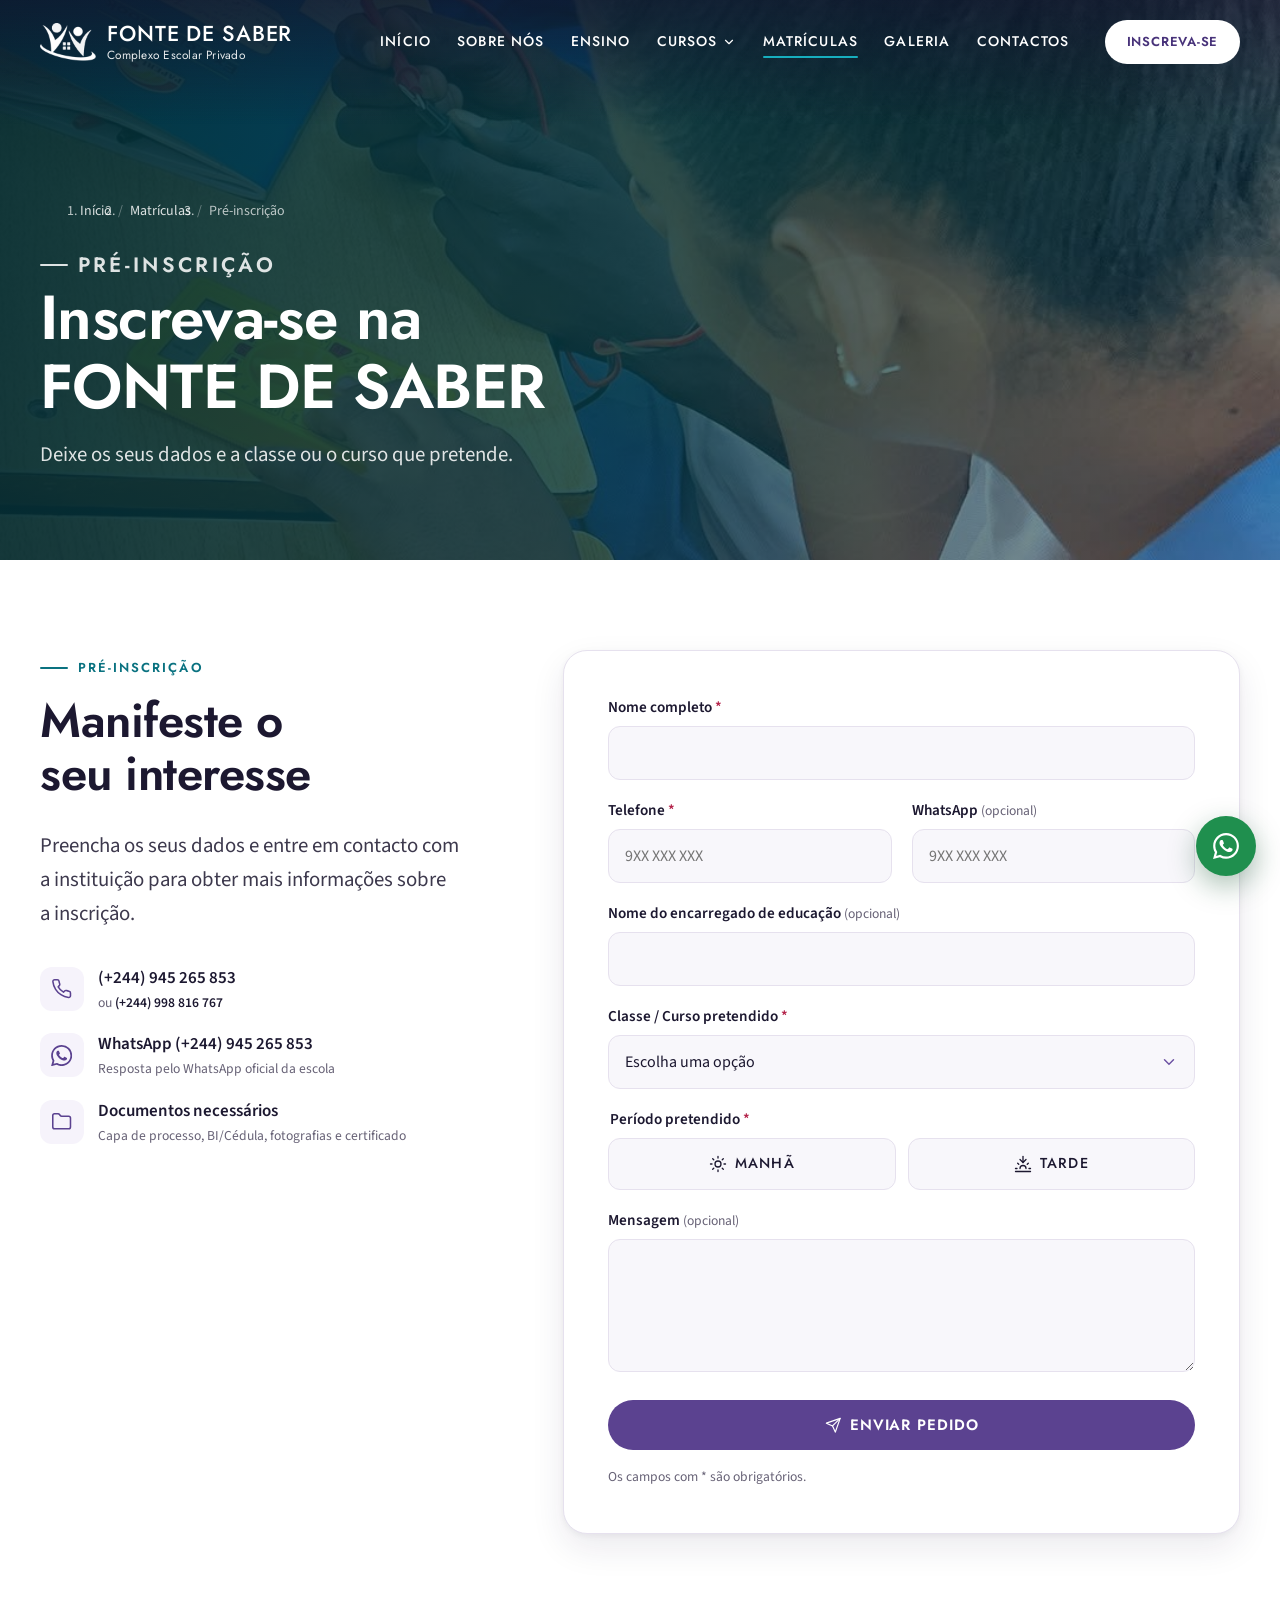
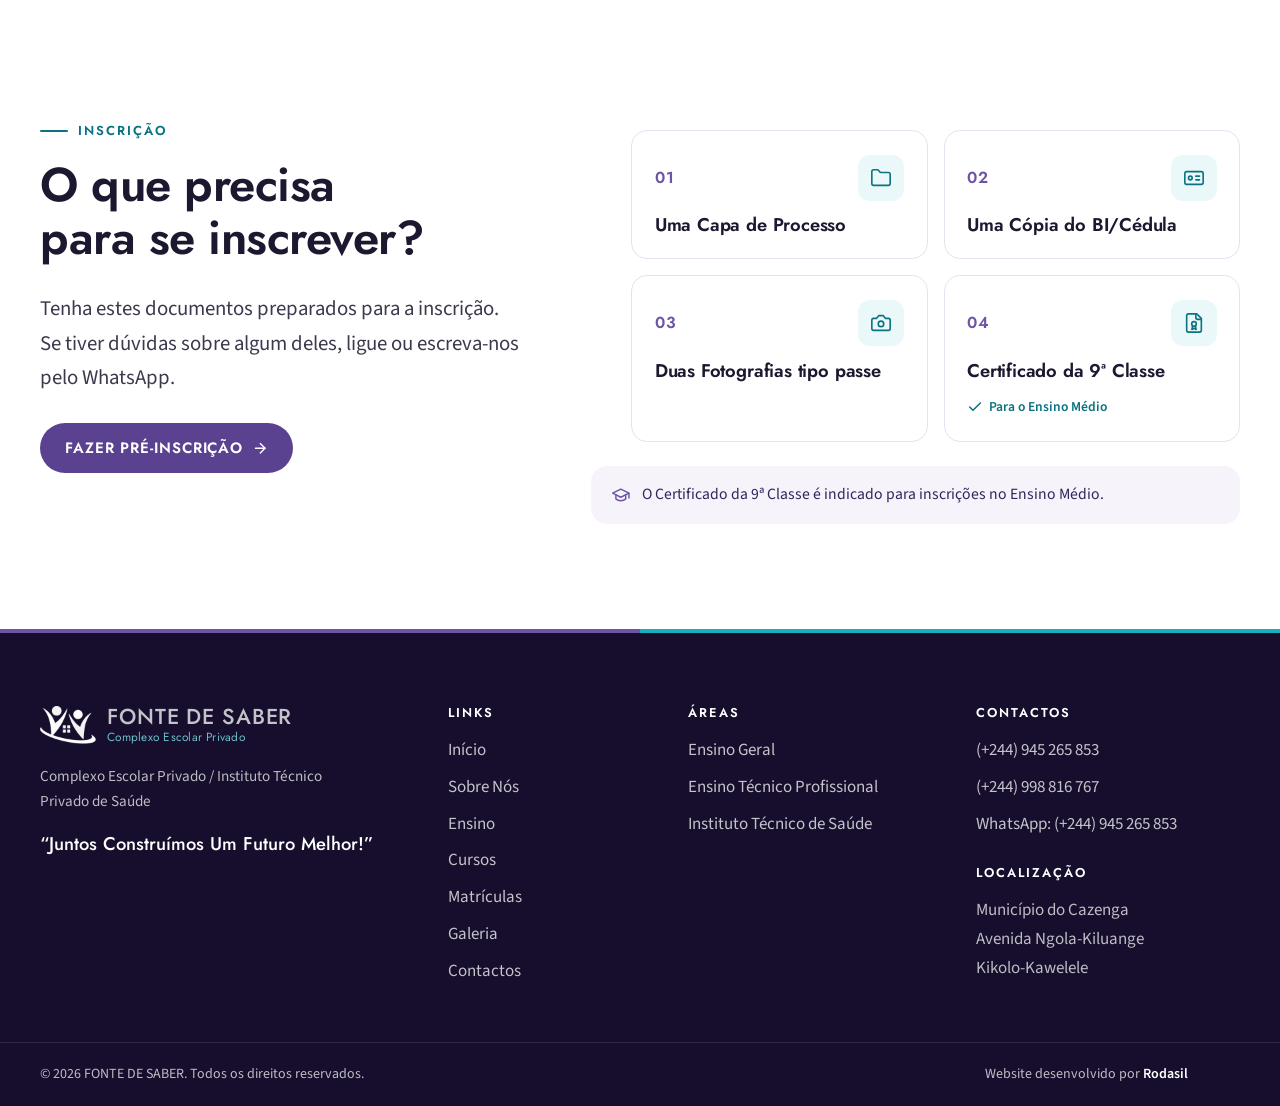
<file: pre-inscricao/index.html>
<!doctype html>
<html lang="pt">
<head>
  <meta charset="utf-8">
  <meta name="viewport" content="width=device-width, initial-scale=1">
  <meta name="robots" content="noindex, nofollow">
  <script>/* activa as animações antes do primeiro paint; is-nav = vindo de outra página do site */document.documentElement.className+=' js'+(document.referrer.indexOf(location.host)>-1?' is-nav':'');</script>
  <title>Pré-inscrição | FONTE DE SABER</title>
  <meta name="description" content="Manifeste o seu interesse em estudar na FONTE DE SABER. Preencha a pré-inscrição e a instituição entra em contacto consigo.">
  <meta name="keywords" content="Fonte de Saber, Complexo Escolar Privado, Instituto Técnico Privado de Saúde, Escola no Cazenga, Escola em Kikolo, Ensino no Cazenga, Análises Clínicas, Enfermagem, Farmácia, Gestão Empresarial, Redes e Sistemas Informáticos, Energia e Instalações Eléctricas">
  <link rel="canonical" href="https://dominio-a-definir.ao/pre-inscricao/">
  <meta name="theme-color" content="#3D2A6B">

  <!-- Open Graph -->
  <meta property="og:type" content="website">
  <meta property="og:locale" content="pt_AO">
  <meta property="og:site_name" content="FONTE DE SABER">
  <meta property="og:title" content="Pré-inscrição | FONTE DE SABER">
  <meta property="og:description" content="Manifeste o seu interesse em estudar na FONTE DE SABER. Preencha a pré-inscrição e a instituição entra em contacto consigo.">
  <meta property="og:url" content="https://dominio-a-definir.ao/pre-inscricao/">
  <meta property="og:image" content="https://dominio-a-definir.ao/assets/img/og-image.jpg">
  <meta name="twitter:card" content="summary_large_image">

  <link rel="icon" type="image/png" sizes="64x64" href="../assets/img/favicon-64.png">
  <link rel="apple-touch-icon" href="../assets/img/favicon-180.png">

  <link rel="preconnect" href="https://fonts.googleapis.com">
  <link rel="preconnect" href="https://fonts.gstatic.com" crossorigin>
  <link href="https://fonts.googleapis.com/css2?family=Jost:wght@400;500;600;700&family=Source+Sans+3:ital,wght@0,400;0,600;0,700;1,400&display=swap" rel="stylesheet">
  <link rel="stylesheet" href="../assets/css/style.css">

  <!-- Schema.org: EducationalOrganization (apenas dados oficiais fornecidos) -->
  <script type="application/ld+json">
  {
    "@context": "https://schema.org",
    "@type": "EducationalOrganization",
    "name": "FONTE DE SABER – Complexo Escolar Privado / Instituto Técnico Privado de Saúde",
    "alternateName": "FONTE DE SABER",
    "slogan": "Juntos Construímos Um Futuro Melhor!",
    "url": "https://dominio-a-definir.ao/",
    "logo": "https://dominio-a-definir.ao/assets/img/logo-full.png",
    "telephone": ["+244945265853", "+244998816767"],
    "address": {
      "@type": "PostalAddress",
      "streetAddress": "Avenida Ngola-Kiluange, Kikolo-Kawelele",
      "addressLocality": "Cazenga",
      "addressRegion": "Luanda",
      "addressCountry": "AO"
    },
    "hasOfferCatalog": {
      "@type": "OfferCatalog",
      "name": "Oferta académica",
      "itemListElement": [
        {"@type": "Course", "name": "Ensino Geral – Iniciação à 6ª Classe"},
        {"@type": "Course", "name": "Ensino Secundário – I Ciclo (7ª, 8ª e 9ª Classe)"},
        {"@type": "Course", "name": "Gestão Empresarial"},
        {"@type": "Course", "name": "Gestão de Redes e Sistemas Informáticos"},
        {"@type": "Course", "name": "Energia e Instalações Eléctricas"},
        {"@type": "Course", "name": "Análises Clínicas"},
        {"@type": "Course", "name": "Enfermagem"},
        {"@type": "Course", "name": "Farmácia"}
      ]
    }
  }
  </script>
</head>
<body>
  <a class="skip-link" href="#conteudo">Saltar para o conteúdo</a>
  <!-- Component: Icons (sprite SVG). Usar com <svg class="icon"><use href="#i-nome"/></svg>. Traços baseados em Lucide (licença ISC). -->
<svg xmlns="http://www.w3.org/2000/svg" style="display:none" aria-hidden="true">
  <symbol id="i-arrow" viewBox="0 0 24 24" fill="none" stroke="currentColor" stroke-width="2" stroke-linecap="round" stroke-linejoin="round"><path d="M5 12h14"/><path d="m12 5 7 7-7 7"/></symbol>
  <symbol id="i-book" viewBox="0 0 24 24" fill="none" stroke="currentColor" stroke-width="1.75" stroke-linecap="round" stroke-linejoin="round"><path d="M2 3h6a4 4 0 0 1 4 4v14a3 3 0 0 0-3-3H2z"/><path d="M22 3h-6a4 4 0 0 0-4 4v14a3 3 0 0 1 3-3h7z"/></symbol>
  <symbol id="i-cap" viewBox="0 0 24 24" fill="none" stroke="currentColor" stroke-width="1.75" stroke-linecap="round" stroke-linejoin="round"><path d="M22 10v6"/><path d="M2 10l10-5 10 5-10 5z"/><path d="M6 12v5c3 3 9 3 12 0v-5"/></symbol>
  <symbol id="i-briefcase" viewBox="0 0 24 24" fill="none" stroke="currentColor" stroke-width="1.75" stroke-linecap="round" stroke-linejoin="round"><rect x="2" y="7" width="20" height="14" rx="2"/><path d="M16 21V5a2 2 0 0 0-2-2h-4a2 2 0 0 0-2 2v16"/></symbol>
  <symbol id="i-chart" viewBox="0 0 24 24" fill="none" stroke="currentColor" stroke-width="1.75" stroke-linecap="round" stroke-linejoin="round"><path d="M3 3v18h18"/><path d="m7 15 4-4 3 3 6-6"/><path d="M15 8h5v5"/></symbol>
  <symbol id="i-network" viewBox="0 0 24 24" fill="none" stroke="currentColor" stroke-width="1.75" stroke-linecap="round" stroke-linejoin="round"><rect x="16" y="16" width="6" height="6" rx="1"/><rect x="2" y="16" width="6" height="6" rx="1"/><rect x="9" y="2" width="6" height="6" rx="1"/><path d="M5 16v-3a1 1 0 0 1 1-1h12a1 1 0 0 1 1 1v3"/><path d="M12 12V8"/></symbol>
  <symbol id="i-monitor" viewBox="0 0 24 24" fill="none" stroke="currentColor" stroke-width="1.75" stroke-linecap="round" stroke-linejoin="round"><rect x="2" y="3" width="20" height="14" rx="2"/><path d="M8 21h8"/><path d="M12 17v4"/></symbol>
  <symbol id="i-zap" viewBox="0 0 24 24" fill="none" stroke="currentColor" stroke-width="1.75" stroke-linecap="round" stroke-linejoin="round"><path d="M13 2 3 14h9l-1 8 10-12h-9l1-8z"/></symbol>
  <symbol id="i-heart" viewBox="0 0 24 24" fill="none" stroke="currentColor" stroke-width="1.75" stroke-linecap="round" stroke-linejoin="round"><path d="M19 14c1.49-1.46 3-3.21 3-5.5A5.5 5.5 0 0 0 16.5 3c-1.76 0-3 .5-4.5 2-1.5-1.5-2.74-2-4.5-2A5.5 5.5 0 0 0 2 8.5c0 2.3 1.5 4.05 3 5.5l7 7Z"/><path d="M3.22 12H9.5l.5-1 2 4.5 2-7 1.5 3.5h5.27"/></symbol>
  <symbol id="i-microscope" viewBox="0 0 24 24" fill="none" stroke="currentColor" stroke-width="1.75" stroke-linecap="round" stroke-linejoin="round"><path d="M6 18h8"/><path d="M3 22h18"/><path d="M14 22a7 7 0 1 0 0-14h-1"/><path d="M9 14h2"/><path d="M9 12a2 2 0 0 1-2-2V6h6v4a2 2 0 0 1-2 2Z"/><path d="M12 6V3a1 1 0 0 0-1-1H9a1 1 0 0 0-1 1v3"/></symbol>
  <symbol id="i-stethoscope" viewBox="0 0 24 24" fill="none" stroke="currentColor" stroke-width="1.75" stroke-linecap="round" stroke-linejoin="round"><path d="M4.8 2.3A.3.3 0 1 0 5 2H4a2 2 0 0 0-2 2v5a6 6 0 0 0 6 6 6 6 0 0 0 6-6V4a2 2 0 0 0-2-2h-1a.2.2 0 1 0 .3.3"/><path d="M8 15v1a6 6 0 0 0 6 6 6 6 0 0 0 6-6v-4"/><circle cx="20" cy="10" r="2"/></symbol>
  <symbol id="i-pill" viewBox="0 0 24 24" fill="none" stroke="currentColor" stroke-width="1.75" stroke-linecap="round" stroke-linejoin="round"><path d="m10.5 20.5 10-10a4.95 4.95 0 1 0-7-7l-10 10a4.95 4.95 0 1 0 7 7Z"/><path d="m8.5 8.5 7 7"/></symbol>
  <symbol id="i-phone" viewBox="0 0 24 24" fill="none" stroke="currentColor" stroke-width="1.75" stroke-linecap="round" stroke-linejoin="round"><path d="M22 16.92v3a2 2 0 0 1-2.18 2 19.79 19.79 0 0 1-8.63-3.07 19.5 19.5 0 0 1-6-6 19.79 19.79 0 0 1-3.07-8.67A2 2 0 0 1 4.11 2h3a2 2 0 0 1 2 1.72 12.84 12.84 0 0 0 .7 2.81 2 2 0 0 1-.45 2.11L8.09 9.91a16 16 0 0 0 6 6l1.27-1.27a2 2 0 0 1 2.11-.45 12.84 12.84 0 0 0 2.81.7A2 2 0 0 1 22 16.92z"/></symbol>
  <symbol id="i-pin" viewBox="0 0 24 24" fill="none" stroke="currentColor" stroke-width="1.75" stroke-linecap="round" stroke-linejoin="round"><path d="M20 10c0 6-8 12-8 12s-8-6-8-12a8 8 0 0 1 16 0Z"/><circle cx="12" cy="10" r="3"/></symbol>
  <symbol id="i-sun" viewBox="0 0 24 24" fill="none" stroke="currentColor" stroke-width="1.75" stroke-linecap="round" stroke-linejoin="round"><circle cx="12" cy="12" r="4"/><path d="M12 2v2M12 20v2M4.93 4.93l1.41 1.41M17.66 17.66l1.41 1.41M2 12h2M20 12h2M6.34 17.66l-1.41 1.41M19.07 4.93l-1.41 1.41"/></symbol>
  <symbol id="i-sunset" viewBox="0 0 24 24" fill="none" stroke="currentColor" stroke-width="1.75" stroke-linecap="round" stroke-linejoin="round"><path d="M12 10V2"/><path d="m4.93 10.93 1.41 1.41M2 18h2M20 18h2M19.07 10.93l-1.41 1.41M22 22H2"/><path d="m16 6-4 4-4-4"/><path d="M16 18a4 4 0 0 0-8 0"/></symbol>
  <symbol id="i-check" viewBox="0 0 24 24" fill="none" stroke="currentColor" stroke-width="2.25" stroke-linecap="round" stroke-linejoin="round"><path d="M20 6 9 17l-5-5"/></symbol>
  <symbol id="i-menu" viewBox="0 0 24 24" fill="none" stroke="currentColor" stroke-width="2" stroke-linecap="round"><path d="M4 7h16M4 12h16M4 17h16"/></symbol>
  <symbol id="i-x" viewBox="0 0 24 24" fill="none" stroke="currentColor" stroke-width="2" stroke-linecap="round"><path d="M18 6 6 18M6 6l12 12"/></symbol>
  <symbol id="i-chevron-down" viewBox="0 0 24 24" fill="none" stroke="currentColor" stroke-width="2" stroke-linecap="round" stroke-linejoin="round"><path d="m6 9 6 6 6-6"/></symbol>
  <symbol id="i-chevron-left" viewBox="0 0 24 24" fill="none" stroke="currentColor" stroke-width="2" stroke-linecap="round" stroke-linejoin="round"><path d="m15 18-6-6 6-6"/></symbol>
  <symbol id="i-chevron-right" viewBox="0 0 24 24" fill="none" stroke="currentColor" stroke-width="2" stroke-linecap="round" stroke-linejoin="round"><path d="m9 18 6-6-6-6"/></symbol>
  <symbol id="i-folder" viewBox="0 0 24 24" fill="none" stroke="currentColor" stroke-width="1.75" stroke-linecap="round" stroke-linejoin="round"><path d="M20 20a2 2 0 0 0 2-2V8a2 2 0 0 0-2-2h-7.9a2 2 0 0 1-1.69-.9L9.6 3.9A2 2 0 0 0 7.93 3H4a2 2 0 0 0-2 2v13a2 2 0 0 0 2 2Z"/></symbol>
  <symbol id="i-idcard" viewBox="0 0 24 24" fill="none" stroke="currentColor" stroke-width="1.75" stroke-linecap="round" stroke-linejoin="round"><rect x="2" y="5" width="20" height="14" rx="2"/><circle cx="8" cy="12" r="2"/><path d="M14 10h4M14 14h4"/></symbol>
  <symbol id="i-camera" viewBox="0 0 24 24" fill="none" stroke="currentColor" stroke-width="1.75" stroke-linecap="round" stroke-linejoin="round"><path d="M14.5 4h-5L7 7H4a2 2 0 0 0-2 2v9a2 2 0 0 0 2 2h16a2 2 0 0 0 2-2V9a2 2 0 0 0-2-2h-3l-2.5-3z"/><circle cx="12" cy="13" r="3"/></symbol>
  <symbol id="i-certificate" viewBox="0 0 24 24" fill="none" stroke="currentColor" stroke-width="1.75" stroke-linecap="round" stroke-linejoin="round"><path d="M15 2H6a2 2 0 0 0-2 2v16a2 2 0 0 0 2 2h12a2 2 0 0 0 2-2V7Z"/><path d="M14 2v4a2 2 0 0 0 2 2h4"/><circle cx="12" cy="13" r="2.5"/><path d="m10.5 15.2-.8 3.8 2.3-1.2 2.3 1.2-.8-3.8"/></symbol>
  <symbol id="i-users" viewBox="0 0 24 24" fill="none" stroke="currentColor" stroke-width="1.75" stroke-linecap="round" stroke-linejoin="round"><path d="M16 21v-2a4 4 0 0 0-4-4H6a4 4 0 0 0-4 4v2"/><circle cx="9" cy="7" r="4"/><path d="M22 21v-2a4 4 0 0 0-3-3.87M16 3.13a4 4 0 0 1 0 7.75"/></symbol>
  <symbol id="i-layers" viewBox="0 0 24 24" fill="none" stroke="currentColor" stroke-width="1.75" stroke-linecap="round" stroke-linejoin="round"><path d="m12 2 10 5-10 5L2 7z"/><path d="m2 17 10 5 10-5"/><path d="m2 12 10 5 10-5"/></symbol>
  <symbol id="i-blocks" viewBox="0 0 24 24" fill="none" stroke="currentColor" stroke-width="1.75" stroke-linecap="round" stroke-linejoin="round"><rect x="3" y="3" width="7" height="7" rx="1.5"/><rect x="14" y="3" width="7" height="7" rx="1.5"/><rect x="3" y="14" width="7" height="7" rx="1.5"/><rect x="14" y="14" width="7" height="7" rx="1.5"/></symbol>
  <symbol id="i-whatsapp" viewBox="0 0 24 24" fill="currentColor"><path d="M17.47 14.38c-.3-.15-1.76-.87-2.03-.97-.27-.1-.47-.15-.67.15-.2.3-.77.97-.94 1.16-.17.2-.35.22-.64.08-.3-.15-1.26-.46-2.39-1.48-.88-.79-1.48-1.76-1.65-2.06-.17-.3-.02-.46.13-.6.13-.14.3-.35.45-.52.15-.18.2-.3.3-.5.1-.2.05-.37-.03-.52-.07-.15-.67-1.61-.92-2.2-.24-.58-.49-.5-.67-.51h-.57c-.2 0-.52.07-.8.37-.27.3-1.04 1.02-1.04 2.48s1.07 2.88 1.21 3.07c.15.2 2.1 3.2 5.08 4.49.7.3 1.26.49 1.7.63.71.22 1.36.19 1.87.12.57-.09 1.76-.72 2-1.41.25-.7.25-1.29.18-1.41-.08-.13-.28-.2-.57-.35m-5.42 7.4A9.87 9.87 0 0 1 7.02 20.4l-.36-.21-3.74.98 1-3.65-.24-.37a9.86 9.86 0 0 1-1.51-5.26c0-5.45 4.44-9.88 9.89-9.88 2.64 0 5.12 1.03 6.99 2.9a9.83 9.83 0 0 1 2.89 6.99c0 5.45-4.44 9.88-9.89 9.88M20.46 3.49A11.82 11.82 0 0 0 12.05 0C5.5 0 .16 5.34.16 11.89c0 2.1.55 4.14 1.59 5.95L.06 24l6.3-1.65a11.88 11.88 0 0 0 5.69 1.45c6.55 0 11.89-5.34 11.89-11.89 0-3.18-1.24-6.17-3.48-8.42"/></symbol>
  <symbol id="i-facebook" viewBox="0 0 24 24" fill="currentColor"><path d="M14 13.5h2.5l1-4H14v-2c0-1.03 0-2 2-2h1.5V2.14C17.17 2.1 15.94 2 14.64 2 11.93 2 10 3.66 10 6.7v2.8H7v4h3V22h4z"/></symbol>
  <symbol id="i-send" viewBox="0 0 24 24" fill="none" stroke="currentColor" stroke-width="1.75" stroke-linecap="round" stroke-linejoin="round"><path d="m22 2-7 20-4-9-9-4z"/><path d="M22 2 11 13"/></symbol>
  <symbol id="i-expand" viewBox="0 0 24 24" fill="none" stroke="currentColor" stroke-width="1.75" stroke-linecap="round" stroke-linejoin="round"><path d="M15 3h6v6M9 21H3v-6M21 3l-7 7M3 21l7-7"/></symbol>
</svg>

  <!-- Component: Header + MobileMenu
     Transparente sobre o hero; ganha fundo sólido e sombra ao fazer scroll (classe .is-solid, ver main.js).
     WordPress: substituir pelo cabeçalho do tema / Elementor Header, mantendo as mesmas classes. -->
<header class="site-header" data-header>
  <div class="container site-header__inner">
    <a class="brand" href="../" aria-label="FONTE DE SABER – página inicial">
      <img class="brand__mark" src="../assets/img/logo-mark.png" alt="" width="56" height="38">
      <span class="brand__text">
        <span class="brand__name">FONTE DE SABER</span>
        <span class="brand__tag">Complexo Escolar Privado</span>
      </span>
    </a>

    <nav class="nav" aria-label="Navegação principal">
      <ul class="nav__list">
        <li><a class="nav__link" href="../">Início</a></li>
        <li><a class="nav__link" href="../sobre/">Sobre Nós</a></li>
        <li><a class="nav__link" href="../ensino/">Ensino</a></li>
        <li class="nav__item--drop">
          <button class="nav__link nav__drop-toggle" type="button" aria-expanded="false" aria-controls="menu-cursos">
            Cursos <svg class="icon icon--sm" aria-hidden="true"><use href="#i-chevron-down"/></svg>
          </button>
          <ul class="nav__dropdown" id="menu-cursos">
            <li><a href="../tecnico-profissional/"><svg class="icon" aria-hidden="true"><use href="#i-briefcase"/></svg><span><strong>Ensino Técnico Profissional</strong><small>Gestão, Informática e Electricidade</small></span></a></li>
            <li><a href="../saude/"><svg class="icon" aria-hidden="true"><use href="#i-heart"/></svg><span><strong>Instituto Técnico de Saúde</strong><small>Análises Clínicas, Enfermagem e Farmácia</small></span></a></li>
          </ul>
        </li>
        <li><a class="nav__link" href="../matriculas/" aria-current="page">Matrículas</a></li>
        <li><a class="nav__link" href="../galeria/">Galeria</a></li>
        <li><a class="nav__link" href="../contactos/">Contactos</a></li>
      </ul>
    </nav>

    <a class="btn btn--primary site-header__cta" href="../pre-inscricao/">Inscreva-se</a>

    <button class="nav-toggle" type="button" aria-expanded="false" aria-controls="mobile-menu" aria-label="Abrir menu">
      <svg class="icon nav-toggle__open" aria-hidden="true"><use href="#i-menu"/></svg>
      <svg class="icon nav-toggle__close" aria-hidden="true"><use href="#i-x"/></svg>
    </button>
  </div>

  <!-- Component: MobileMenu -->
  <div class="mobile-menu" id="mobile-menu" hidden>
    <nav aria-label="Navegação móvel">
      <ul class="mobile-menu__list">
        <li><a href="../">Início</a></li>
        <li><a href="../sobre/">Sobre Nós</a></li>
        <li><a href="../ensino/">Ensino</a></li>
        <li class="mobile-menu__group">
          <span class="mobile-menu__label">Cursos</span>
          <a href="../tecnico-profissional/">Ensino Técnico Profissional</a>
          <a href="../saude/">Instituto Técnico de Saúde</a>
        </li>
        <li><a href="../matriculas/" aria-current="page">Matrículas</a></li>
        <li><a href="../galeria/">Galeria</a></li>
        <li><a href="../contactos/">Contactos</a></li>
      </ul>
    </nav>
    <div class="mobile-menu__foot">
      <a class="btn btn--primary btn--block" href="../pre-inscricao/">Inscreva-se agora</a>
      <a class="mobile-menu__phone" href="tel:+244945265853"><svg class="icon" aria-hidden="true"><use href="#i-phone"/></svg> (+244) 945 265 853</a>
    </div>
  </div>
</header>


  <main id="conteudo" tabindex="-1">
<!-- Página: Pré-inscrição -->
<section class="page-hero page-hero--teal" aria-labelledby="page-title">
  <!-- IMAGEM: estudantes em aula prática. Substituir em assets/img/galeria/10-alunos.jpg -->
  <img class="page-hero__bg" src="../assets/img/galeria/10-alunos.jpg" alt="" width="1080" height="1350" fetchpriority="high" style="object-position:50% 30%">
  <div class="container">
    <ol class="breadcrumb" aria-label="Caminho"><li><a href="../">Início</a></li><li><a href="../matriculas/">Matrículas</a></li><li aria-current="page">Pré-inscrição</li></ol>
    <p class="eyebrow eyebrow--light">Pré-inscrição</p>
    <h1 id="page-title">Inscreva-se na FONTE DE SABER</h1>
    <p>Deixe os seus dados e a classe ou o curso que pretende.</p>
  </div>
</section>

<!-- Secção: Formulário de pré-inscrição
     IMPORTANTE: apenas interface frontend — não existe envio para servidor.
     No WordPress, substituir o <form> por Contact Form 7 / WPForms / Elementor Form com os mesmos campos. -->
<section class="section" id="pre-inscricao" aria-labelledby="form-title">
  <div class="container form-wrap">
    <div class="form-aside reveal">
      <p class="eyebrow">Pré-inscrição</p>
      <h2 id="form-title">Manifeste o seu interesse</h2>
      <p class="lead">Preencha os seus dados e entre em contacto com a instituição para obter mais informações sobre a inscrição.</p>
      <ul class="form-aside__list">
        <li><span class="icon-box"><svg class="icon" aria-hidden="true"><use href="#i-phone"/></svg></span><div><a href="tel:+244945265853">(+244) 945 265 853</a><small>ou <a href="tel:+244998816767">(+244) 998 816 767</a></small></div></li>
        <li><span class="icon-box"><svg class="icon" aria-hidden="true"><use href="#i-whatsapp"/></svg></span><div><a href="https://wa.me/244945265853" target="_blank" rel="noopener">WhatsApp (+244) 945 265 853</a><small>Resposta pelo WhatsApp oficial da escola</small></div></li>
        <li><span class="icon-box"><svg class="icon" aria-hidden="true"><use href="#i-folder"/></svg></span><div><a href="../matriculas/#requisitos">Documentos necessários</a><small>Capa de processo, BI/Cédula, fotografias e certificado</small></div></li>
      </ul>
    </div>

    <div class="form-card reveal" style="--d:.08s">
      <form data-preinscricao novalidate>
        <div class="form-grid">
          <div class="field field--full">
            <label for="f-nome">Nome completo <span class="req" aria-hidden="true">*</span></label>
            <input id="f-nome" name="nome" type="text" autocomplete="name" required aria-describedby="e-nome">
            <span class="field__error" id="e-nome" data-error="nome" aria-live="polite"></span>
          </div>
          <div class="field">
            <label for="f-telefone">Telefone <span class="req" aria-hidden="true">*</span></label>
            <input id="f-telefone" name="telefone" type="tel" inputmode="tel" autocomplete="tel" placeholder="9XX XXX XXX" required aria-describedby="e-telefone">
            <span class="field__error" id="e-telefone" data-error="telefone" aria-live="polite"></span>
          </div>
          <div class="field">
            <label for="f-whatsapp">WhatsApp <span class="opt">(opcional)</span></label>
            <input id="f-whatsapp" name="whatsapp" type="tel" inputmode="tel" placeholder="9XX XXX XXX">
          </div>
          <div class="field field--full">
            <label for="f-encarregado">Nome do encarregado de educação <span class="opt">(opcional)</span></label>
            <input id="f-encarregado" name="encarregado" type="text" autocomplete="off">
          </div>
          <div class="field field--full">
            <label for="f-curso">Classe / Curso pretendido <span class="req" aria-hidden="true">*</span></label>
            <select id="f-curso" name="curso" required aria-describedby="e-curso">
              <option value="">Escolha uma opção</option>
              <optgroup label="Jardim de Infância e Ensino Primário">
                <option>Iniciação</option><option>1ª Classe</option><option>2ª Classe</option><option>3ª Classe</option><option>4ª Classe</option><option>5ª Classe</option><option>6ª Classe</option>
              </optgroup>
              <optgroup label="Ensino Secundário — I Ciclo">
                <option>7ª Classe</option><option>8ª Classe</option><option>9ª Classe</option>
              </optgroup>
              <optgroup label="Ensino Médio Técnico Profissional">
                <option>Gestão Empresarial</option><option>Gestão de Redes e Sistemas Informáticos</option><option>Energia e Instalações Eléctricas</option>
              </optgroup>
              <optgroup label="Instituto Técnico Privado de Saúde">
                <option>Análises Clínicas</option><option>Enfermagem</option><option>Farmácia</option>
              </optgroup>
            </select>
            <span class="field__error" id="e-curso" data-error="curso" aria-live="polite"></span>
          </div>
          <fieldset class="field field--full">
            <legend>Período pretendido <span class="req" aria-hidden="true">*</span></legend>
            <div class="radio-group">
              <label class="radio-card"><input type="radio" name="periodo" value="Manhã"><span><svg class="icon" aria-hidden="true"><use href="#i-sun"/></svg> Manhã</span></label>
              <label class="radio-card"><input type="radio" name="periodo" value="Tarde"><span><svg class="icon" aria-hidden="true"><use href="#i-sunset"/></svg> Tarde</span></label>
            </div>
            <span class="field__error" data-error="periodo" aria-live="polite"></span>
          </fieldset>
          <div class="field field--full">
            <label for="f-mensagem">Mensagem <span class="opt">(opcional)</span></label>
            <textarea id="f-mensagem" name="mensagem" rows="4"></textarea>
          </div>
        </div>
        <div class="form-actions">
          <button class="btn btn--primary btn--block" type="submit"><svg class="icon" aria-hidden="true"><use href="#i-send"/></svg> Enviar pedido</button>
          <p class="form-note">Os campos com <span class="req">*</span> são obrigatórios.</p>
        </div>
      </form>

      <div class="form-success" data-preinscricao-ok hidden role="status">
        <span class="form-success__icon"><svg class="icon" aria-hidden="true"><use href="#i-check"/></svg></span>
        <h3>Pedido registado</h3>
        <p>Obrigado pelo seu interesse na FONTE DE SABER. Entraremos em contacto consigo através dos dados fornecidos.</p>
        <div class="btn-row">
          <a class="btn btn--wa" href="https://wa.me/244945265853" target="_blank" rel="noopener" data-preinscricao-wa><svg class="icon" aria-hidden="true"><use href="#i-whatsapp"/></svg> Enviar também pelo WhatsApp</a>
          <button class="btn btn--outline" type="button" data-preinscricao-reset>Novo pedido</button>
        </div>
      </div>
    </div>
  </div>
</section>

<!-- Secção: Requisitos de inscrição — 4 x RequirementCard -->
<section class="section req" id="requisitos" aria-labelledby="req-title">
  <div class="container req__grid">
    <div class="req__intro reveal">
      <p class="eyebrow">Inscrição</p>
      <h2 id="req-title" style="font-size:var(--fs-h2)">O que precisa para se inscrever?</h2>
      <p class="lead">Tenha estes documentos preparados para a inscrição. Se tiver dúvidas sobre algum deles, ligue ou escreva-nos pelo WhatsApp.</p>
      <div class="btn-row">
        <a class="btn btn--primary" href="../pre-inscricao/">Fazer pré-inscrição <svg class="icon icon--arrow" aria-hidden="true"><use href="#i-arrow"/></svg></a>
      </div>
    </div>

    <div>
      <ol class="req__list" aria-label="Documentos necessários">
        <li class="req-card reveal">
          <div class="req-card__top"><span class="req-card__num">01</span><span class="req-card__icon"><svg class="icon" aria-hidden="true"><use href="#i-folder"/></svg></span></div>
          <h3>Uma Capa de Processo</h3>
        </li>
        <li class="req-card reveal" style="--d:.06s">
          <div class="req-card__top"><span class="req-card__num">02</span><span class="req-card__icon"><svg class="icon" aria-hidden="true"><use href="#i-idcard"/></svg></span></div>
          <h3>Uma Cópia do BI/Cédula</h3>
        </li>
        <li class="req-card reveal" style="--d:.12s">
          <div class="req-card__top"><span class="req-card__num">03</span><span class="req-card__icon"><svg class="icon" aria-hidden="true"><use href="#i-camera"/></svg></span></div>
          <h3>Duas Fotografias tipo passe</h3>
        </li>
        <li class="req-card reveal" style="--d:.18s">
          <div class="req-card__top"><span class="req-card__num">04</span><span class="req-card__icon"><svg class="icon" aria-hidden="true"><use href="#i-certificate"/></svg></span></div>
          <h3>Certificado da 9ª Classe</h3>
          <span class="req-card__check"><svg class="icon" aria-hidden="true"><use href="#i-check"/></svg> Para o Ensino Médio</span>
        </li>
      </ol>
      <p class="req__note reveal"><svg class="icon" aria-hidden="true"><use href="#i-cap"/></svg><span>O Certificado da 9ª Classe é indicado para inscrições no Ensino Médio.</span></p>
    </div>
  </div>
</section>


  </main>

  <!-- Component: Footer -->
<footer class="site-footer">
  <div class="container site-footer__grid">
    <div class="site-footer__brand">
      <a class="brand brand--footer" href="../" aria-label="FONTE DE SABER – página inicial">
        <img class="brand__mark" src="../assets/img/logo-mark.png" alt="" width="56" height="38" loading="lazy">
        <span class="brand__text">
          <span class="brand__name">FONTE DE SABER</span>
          <span class="brand__tag">Complexo Escolar Privado</span>
        </span>
      </a>
      <p class="site-footer__desc">Complexo Escolar Privado / Instituto Técnico Privado de Saúde</p>
      <p class="site-footer__slogan">“Juntos Construímos Um Futuro Melhor!”</p>
    </div>

    <nav class="site-footer__col" aria-label="Links do rodapé">
      <h2 class="site-footer__title">Links</h2>
      <ul>
        <li><a href="../">Início</a></li>
        <li><a href="../sobre/">Sobre Nós</a></li>
        <li><a href="../ensino/">Ensino</a></li>
        <li><a href="../ensino/#cursos">Cursos</a></li>
        <li><a href="../matriculas/">Matrículas</a></li>
        <li><a href="../galeria/">Galeria</a></li>
        <li><a href="../contactos/">Contactos</a></li>
      </ul>
    </nav>

    <div class="site-footer__col">
      <h2 class="site-footer__title">Áreas</h2>
      <ul>
        <li><a href="../ensino/">Ensino Geral</a></li>
        <li><a href="../tecnico-profissional/">Ensino Técnico Profissional</a></li>
        <li><a href="../saude/">Instituto Técnico de Saúde</a></li>
      </ul>
    </div>

    <div class="site-footer__col">
      <h2 class="site-footer__title">Contactos</h2>
      <ul>
        <li><a href="tel:+244945265853">(+244) 945 265 853</a></li>
        <li><a href="tel:+244998816767">(+244) 998 816 767</a></li>
        <li><a href="https://wa.me/244945265853" target="_blank" rel="noopener">WhatsApp: (+244) 945 265 853</a></li>
      </ul>
      <h2 class="site-footer__title site-footer__title--spaced">Localização</h2>
      <address>
        Município do Cazenga<br>
        Avenida Ngola-Kiluange<br>
        Kikolo-Kawelele
      </address>
    </div>
  </div>

  <div class="site-footer__bottom">
    <div class="container site-footer__bottom-inner">
      <p>© 2026 FONTE DE SABER. Todos os direitos reservados.</p>
      <p>Website desenvolvido por <strong>Rodasil</strong></p>
    </div>
  </div>
</footer>

  <!-- Component: WhatsAppButton (flutuante). Número oficial: 244945265853 -->
<a class="wa-float" href="https://wa.me/244945265853?text=Ol%C3%A1%2C%20gostaria%20de%20obter%20informa%C3%A7%C3%B5es%20sobre%20as%20matr%C3%ADculas%20da%20FONTE%20DE%20SABER." target="_blank" rel="noopener" aria-label="Falar pelo WhatsApp com a FONTE DE SABER">
  <svg class="icon" aria-hidden="true"><use href="#i-whatsapp"/></svg>
  <span class="wa-float__label">WhatsApp</span>
</a>


  <script src="../assets/js/main.js" defer></script>
</body>
</html>
</file>
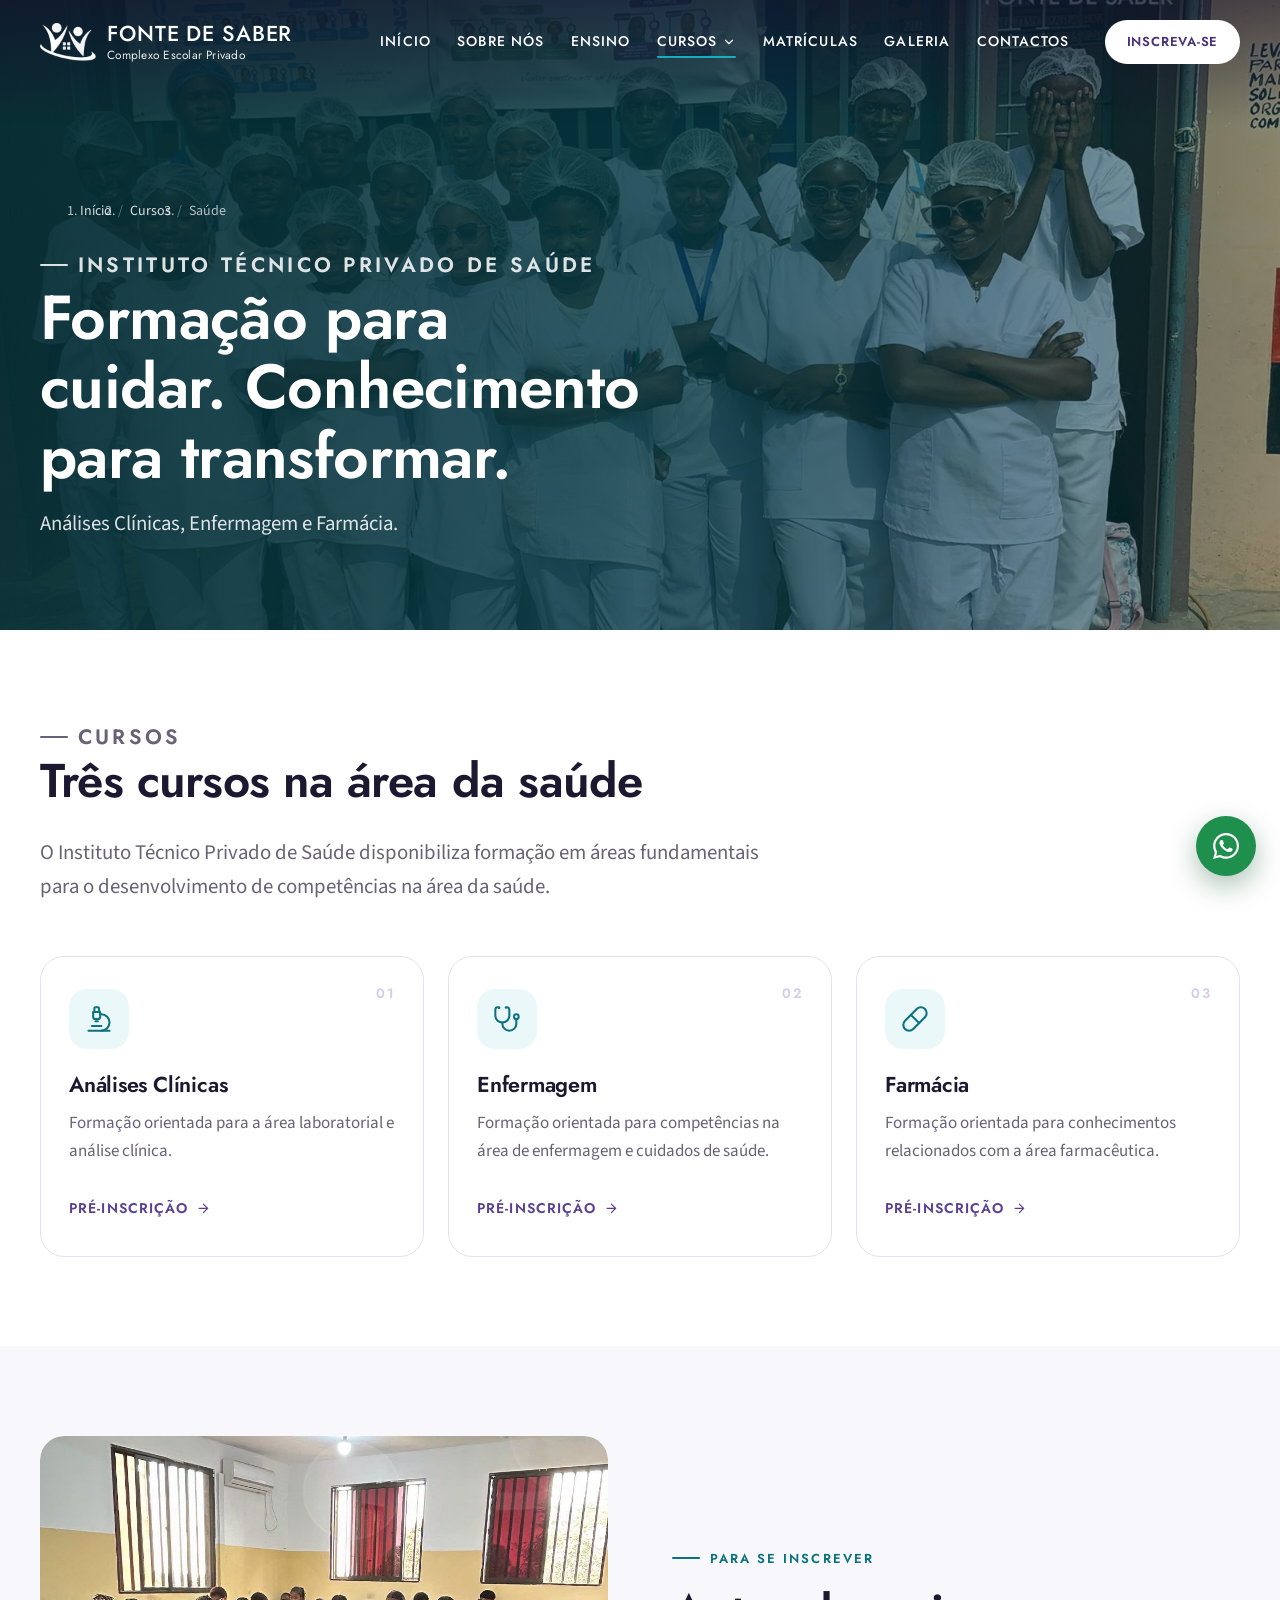
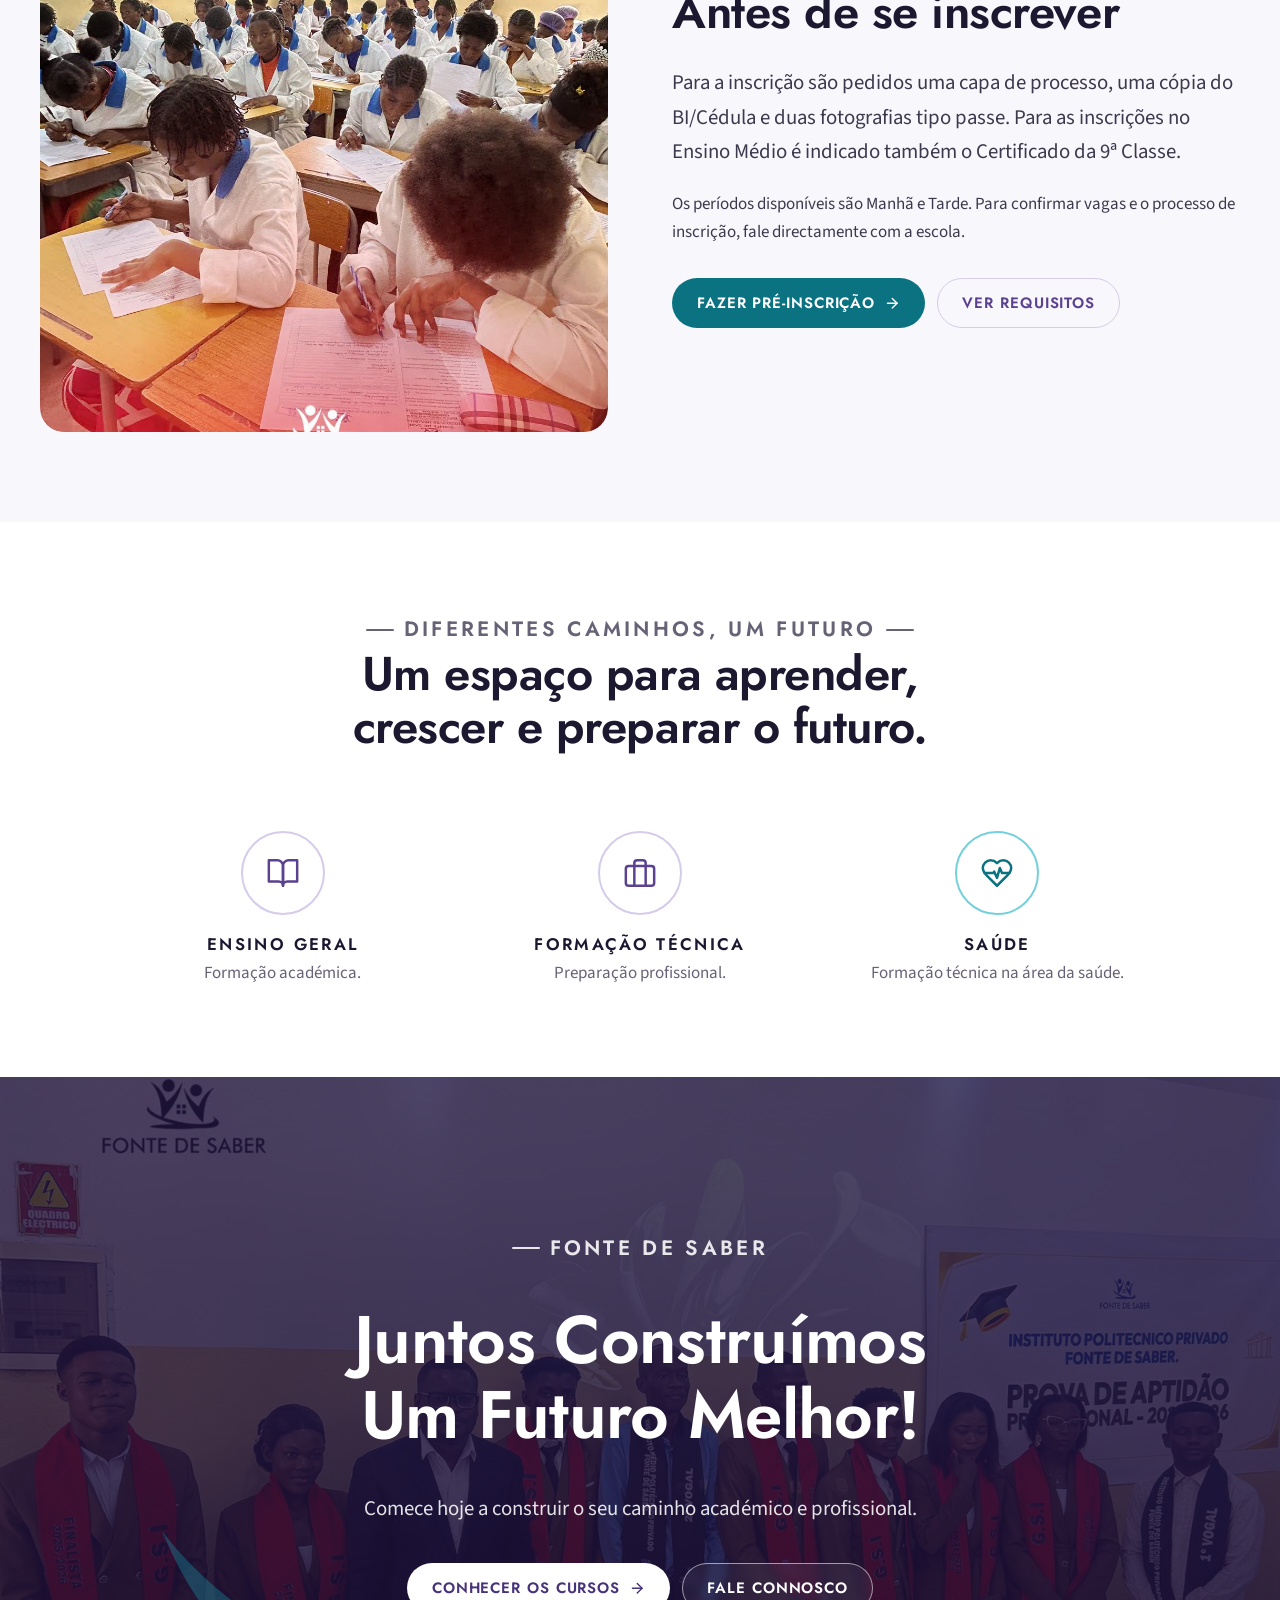
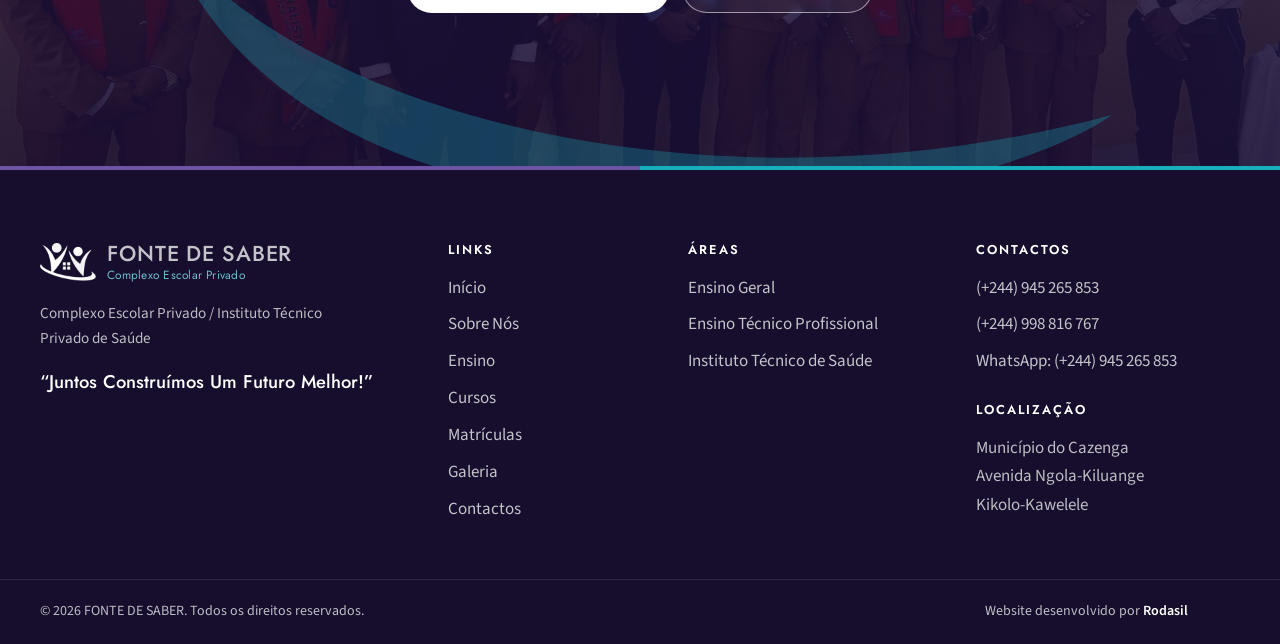
<file: saude/index.html>
<!doctype html>
<html lang="pt">
<head>
  <meta charset="utf-8">
  <meta name="viewport" content="width=device-width, initial-scale=1">
  <meta name="robots" content="noindex, nofollow">
  <script>/* activa as animações antes do primeiro paint; is-nav = vindo de outra página do site */document.documentElement.className+=' js'+(document.referrer.indexOf(location.host)>-1?' is-nav':'');</script>
  <title>Instituto Técnico Privado de Saúde | FONTE DE SABER</title>
  <meta name="description" content="Cursos de Análises Clínicas, Enfermagem e Farmácia no Instituto Técnico Privado de Saúde FONTE DE SABER, Cazenga, Luanda.">
  <meta name="keywords" content="Fonte de Saber, Complexo Escolar Privado, Instituto Técnico Privado de Saúde, Escola no Cazenga, Escola em Kikolo, Ensino no Cazenga, Análises Clínicas, Enfermagem, Farmácia, Gestão Empresarial, Redes e Sistemas Informáticos, Energia e Instalações Eléctricas">
  <link rel="canonical" href="https://dominio-a-definir.ao/saude/">
  <meta name="theme-color" content="#3D2A6B">

  <!-- Open Graph -->
  <meta property="og:type" content="website">
  <meta property="og:locale" content="pt_AO">
  <meta property="og:site_name" content="FONTE DE SABER">
  <meta property="og:title" content="Instituto Técnico Privado de Saúde | FONTE DE SABER">
  <meta property="og:description" content="Cursos de Análises Clínicas, Enfermagem e Farmácia no Instituto Técnico Privado de Saúde FONTE DE SABER, Cazenga, Luanda.">
  <meta property="og:url" content="https://dominio-a-definir.ao/saude/">
  <meta property="og:image" content="https://dominio-a-definir.ao/assets/img/og-image.jpg">
  <meta name="twitter:card" content="summary_large_image">

  <link rel="icon" type="image/png" sizes="64x64" href="../assets/img/favicon-64.png">
  <link rel="apple-touch-icon" href="../assets/img/favicon-180.png">

  <link rel="preconnect" href="https://fonts.googleapis.com">
  <link rel="preconnect" href="https://fonts.gstatic.com" crossorigin>
  <link href="https://fonts.googleapis.com/css2?family=Jost:wght@400;500;600;700&family=Source+Sans+3:ital,wght@0,400;0,600;0,700;1,400&display=swap" rel="stylesheet">
  <link rel="stylesheet" href="../assets/css/style.css">

  <!-- Schema.org: EducationalOrganization (apenas dados oficiais fornecidos) -->
  <script type="application/ld+json">
  {
    "@context": "https://schema.org",
    "@type": "EducationalOrganization",
    "name": "FONTE DE SABER – Complexo Escolar Privado / Instituto Técnico Privado de Saúde",
    "alternateName": "FONTE DE SABER",
    "slogan": "Juntos Construímos Um Futuro Melhor!",
    "url": "https://dominio-a-definir.ao/",
    "logo": "https://dominio-a-definir.ao/assets/img/logo-full.png",
    "telephone": ["+244945265853", "+244998816767"],
    "address": {
      "@type": "PostalAddress",
      "streetAddress": "Avenida Ngola-Kiluange, Kikolo-Kawelele",
      "addressLocality": "Cazenga",
      "addressRegion": "Luanda",
      "addressCountry": "AO"
    },
    "hasOfferCatalog": {
      "@type": "OfferCatalog",
      "name": "Oferta académica",
      "itemListElement": [
        {"@type": "Course", "name": "Ensino Geral – Iniciação à 6ª Classe"},
        {"@type": "Course", "name": "Ensino Secundário – I Ciclo (7ª, 8ª e 9ª Classe)"},
        {"@type": "Course", "name": "Gestão Empresarial"},
        {"@type": "Course", "name": "Gestão de Redes e Sistemas Informáticos"},
        {"@type": "Course", "name": "Energia e Instalações Eléctricas"},
        {"@type": "Course", "name": "Análises Clínicas"},
        {"@type": "Course", "name": "Enfermagem"},
        {"@type": "Course", "name": "Farmácia"}
      ]
    }
  }
  </script>
</head>
<body>
  <a class="skip-link" href="#conteudo">Saltar para o conteúdo</a>
  <!-- Component: Icons (sprite SVG). Usar com <svg class="icon"><use href="#i-nome"/></svg>. Traços baseados em Lucide (licença ISC). -->
<svg xmlns="http://www.w3.org/2000/svg" style="display:none" aria-hidden="true">
  <symbol id="i-arrow" viewBox="0 0 24 24" fill="none" stroke="currentColor" stroke-width="2" stroke-linecap="round" stroke-linejoin="round"><path d="M5 12h14"/><path d="m12 5 7 7-7 7"/></symbol>
  <symbol id="i-book" viewBox="0 0 24 24" fill="none" stroke="currentColor" stroke-width="1.75" stroke-linecap="round" stroke-linejoin="round"><path d="M2 3h6a4 4 0 0 1 4 4v14a3 3 0 0 0-3-3H2z"/><path d="M22 3h-6a4 4 0 0 0-4 4v14a3 3 0 0 1 3-3h7z"/></symbol>
  <symbol id="i-cap" viewBox="0 0 24 24" fill="none" stroke="currentColor" stroke-width="1.75" stroke-linecap="round" stroke-linejoin="round"><path d="M22 10v6"/><path d="M2 10l10-5 10 5-10 5z"/><path d="M6 12v5c3 3 9 3 12 0v-5"/></symbol>
  <symbol id="i-briefcase" viewBox="0 0 24 24" fill="none" stroke="currentColor" stroke-width="1.75" stroke-linecap="round" stroke-linejoin="round"><rect x="2" y="7" width="20" height="14" rx="2"/><path d="M16 21V5a2 2 0 0 0-2-2h-4a2 2 0 0 0-2 2v16"/></symbol>
  <symbol id="i-chart" viewBox="0 0 24 24" fill="none" stroke="currentColor" stroke-width="1.75" stroke-linecap="round" stroke-linejoin="round"><path d="M3 3v18h18"/><path d="m7 15 4-4 3 3 6-6"/><path d="M15 8h5v5"/></symbol>
  <symbol id="i-network" viewBox="0 0 24 24" fill="none" stroke="currentColor" stroke-width="1.75" stroke-linecap="round" stroke-linejoin="round"><rect x="16" y="16" width="6" height="6" rx="1"/><rect x="2" y="16" width="6" height="6" rx="1"/><rect x="9" y="2" width="6" height="6" rx="1"/><path d="M5 16v-3a1 1 0 0 1 1-1h12a1 1 0 0 1 1 1v3"/><path d="M12 12V8"/></symbol>
  <symbol id="i-monitor" viewBox="0 0 24 24" fill="none" stroke="currentColor" stroke-width="1.75" stroke-linecap="round" stroke-linejoin="round"><rect x="2" y="3" width="20" height="14" rx="2"/><path d="M8 21h8"/><path d="M12 17v4"/></symbol>
  <symbol id="i-zap" viewBox="0 0 24 24" fill="none" stroke="currentColor" stroke-width="1.75" stroke-linecap="round" stroke-linejoin="round"><path d="M13 2 3 14h9l-1 8 10-12h-9l1-8z"/></symbol>
  <symbol id="i-heart" viewBox="0 0 24 24" fill="none" stroke="currentColor" stroke-width="1.75" stroke-linecap="round" stroke-linejoin="round"><path d="M19 14c1.49-1.46 3-3.21 3-5.5A5.5 5.5 0 0 0 16.5 3c-1.76 0-3 .5-4.5 2-1.5-1.5-2.74-2-4.5-2A5.5 5.5 0 0 0 2 8.5c0 2.3 1.5 4.05 3 5.5l7 7Z"/><path d="M3.22 12H9.5l.5-1 2 4.5 2-7 1.5 3.5h5.27"/></symbol>
  <symbol id="i-microscope" viewBox="0 0 24 24" fill="none" stroke="currentColor" stroke-width="1.75" stroke-linecap="round" stroke-linejoin="round"><path d="M6 18h8"/><path d="M3 22h18"/><path d="M14 22a7 7 0 1 0 0-14h-1"/><path d="M9 14h2"/><path d="M9 12a2 2 0 0 1-2-2V6h6v4a2 2 0 0 1-2 2Z"/><path d="M12 6V3a1 1 0 0 0-1-1H9a1 1 0 0 0-1 1v3"/></symbol>
  <symbol id="i-stethoscope" viewBox="0 0 24 24" fill="none" stroke="currentColor" stroke-width="1.75" stroke-linecap="round" stroke-linejoin="round"><path d="M4.8 2.3A.3.3 0 1 0 5 2H4a2 2 0 0 0-2 2v5a6 6 0 0 0 6 6 6 6 0 0 0 6-6V4a2 2 0 0 0-2-2h-1a.2.2 0 1 0 .3.3"/><path d="M8 15v1a6 6 0 0 0 6 6 6 6 0 0 0 6-6v-4"/><circle cx="20" cy="10" r="2"/></symbol>
  <symbol id="i-pill" viewBox="0 0 24 24" fill="none" stroke="currentColor" stroke-width="1.75" stroke-linecap="round" stroke-linejoin="round"><path d="m10.5 20.5 10-10a4.95 4.95 0 1 0-7-7l-10 10a4.95 4.95 0 1 0 7 7Z"/><path d="m8.5 8.5 7 7"/></symbol>
  <symbol id="i-phone" viewBox="0 0 24 24" fill="none" stroke="currentColor" stroke-width="1.75" stroke-linecap="round" stroke-linejoin="round"><path d="M22 16.92v3a2 2 0 0 1-2.18 2 19.79 19.79 0 0 1-8.63-3.07 19.5 19.5 0 0 1-6-6 19.79 19.79 0 0 1-3.07-8.67A2 2 0 0 1 4.11 2h3a2 2 0 0 1 2 1.72 12.84 12.84 0 0 0 .7 2.81 2 2 0 0 1-.45 2.11L8.09 9.91a16 16 0 0 0 6 6l1.27-1.27a2 2 0 0 1 2.11-.45 12.84 12.84 0 0 0 2.81.7A2 2 0 0 1 22 16.92z"/></symbol>
  <symbol id="i-pin" viewBox="0 0 24 24" fill="none" stroke="currentColor" stroke-width="1.75" stroke-linecap="round" stroke-linejoin="round"><path d="M20 10c0 6-8 12-8 12s-8-6-8-12a8 8 0 0 1 16 0Z"/><circle cx="12" cy="10" r="3"/></symbol>
  <symbol id="i-sun" viewBox="0 0 24 24" fill="none" stroke="currentColor" stroke-width="1.75" stroke-linecap="round" stroke-linejoin="round"><circle cx="12" cy="12" r="4"/><path d="M12 2v2M12 20v2M4.93 4.93l1.41 1.41M17.66 17.66l1.41 1.41M2 12h2M20 12h2M6.34 17.66l-1.41 1.41M19.07 4.93l-1.41 1.41"/></symbol>
  <symbol id="i-sunset" viewBox="0 0 24 24" fill="none" stroke="currentColor" stroke-width="1.75" stroke-linecap="round" stroke-linejoin="round"><path d="M12 10V2"/><path d="m4.93 10.93 1.41 1.41M2 18h2M20 18h2M19.07 10.93l-1.41 1.41M22 22H2"/><path d="m16 6-4 4-4-4"/><path d="M16 18a4 4 0 0 0-8 0"/></symbol>
  <symbol id="i-check" viewBox="0 0 24 24" fill="none" stroke="currentColor" stroke-width="2.25" stroke-linecap="round" stroke-linejoin="round"><path d="M20 6 9 17l-5-5"/></symbol>
  <symbol id="i-menu" viewBox="0 0 24 24" fill="none" stroke="currentColor" stroke-width="2" stroke-linecap="round"><path d="M4 7h16M4 12h16M4 17h16"/></symbol>
  <symbol id="i-x" viewBox="0 0 24 24" fill="none" stroke="currentColor" stroke-width="2" stroke-linecap="round"><path d="M18 6 6 18M6 6l12 12"/></symbol>
  <symbol id="i-chevron-down" viewBox="0 0 24 24" fill="none" stroke="currentColor" stroke-width="2" stroke-linecap="round" stroke-linejoin="round"><path d="m6 9 6 6 6-6"/></symbol>
  <symbol id="i-chevron-left" viewBox="0 0 24 24" fill="none" stroke="currentColor" stroke-width="2" stroke-linecap="round" stroke-linejoin="round"><path d="m15 18-6-6 6-6"/></symbol>
  <symbol id="i-chevron-right" viewBox="0 0 24 24" fill="none" stroke="currentColor" stroke-width="2" stroke-linecap="round" stroke-linejoin="round"><path d="m9 18 6-6-6-6"/></symbol>
  <symbol id="i-folder" viewBox="0 0 24 24" fill="none" stroke="currentColor" stroke-width="1.75" stroke-linecap="round" stroke-linejoin="round"><path d="M20 20a2 2 0 0 0 2-2V8a2 2 0 0 0-2-2h-7.9a2 2 0 0 1-1.69-.9L9.6 3.9A2 2 0 0 0 7.93 3H4a2 2 0 0 0-2 2v13a2 2 0 0 0 2 2Z"/></symbol>
  <symbol id="i-idcard" viewBox="0 0 24 24" fill="none" stroke="currentColor" stroke-width="1.75" stroke-linecap="round" stroke-linejoin="round"><rect x="2" y="5" width="20" height="14" rx="2"/><circle cx="8" cy="12" r="2"/><path d="M14 10h4M14 14h4"/></symbol>
  <symbol id="i-camera" viewBox="0 0 24 24" fill="none" stroke="currentColor" stroke-width="1.75" stroke-linecap="round" stroke-linejoin="round"><path d="M14.5 4h-5L7 7H4a2 2 0 0 0-2 2v9a2 2 0 0 0 2 2h16a2 2 0 0 0 2-2V9a2 2 0 0 0-2-2h-3l-2.5-3z"/><circle cx="12" cy="13" r="3"/></symbol>
  <symbol id="i-certificate" viewBox="0 0 24 24" fill="none" stroke="currentColor" stroke-width="1.75" stroke-linecap="round" stroke-linejoin="round"><path d="M15 2H6a2 2 0 0 0-2 2v16a2 2 0 0 0 2 2h12a2 2 0 0 0 2-2V7Z"/><path d="M14 2v4a2 2 0 0 0 2 2h4"/><circle cx="12" cy="13" r="2.5"/><path d="m10.5 15.2-.8 3.8 2.3-1.2 2.3 1.2-.8-3.8"/></symbol>
  <symbol id="i-users" viewBox="0 0 24 24" fill="none" stroke="currentColor" stroke-width="1.75" stroke-linecap="round" stroke-linejoin="round"><path d="M16 21v-2a4 4 0 0 0-4-4H6a4 4 0 0 0-4 4v2"/><circle cx="9" cy="7" r="4"/><path d="M22 21v-2a4 4 0 0 0-3-3.87M16 3.13a4 4 0 0 1 0 7.75"/></symbol>
  <symbol id="i-layers" viewBox="0 0 24 24" fill="none" stroke="currentColor" stroke-width="1.75" stroke-linecap="round" stroke-linejoin="round"><path d="m12 2 10 5-10 5L2 7z"/><path d="m2 17 10 5 10-5"/><path d="m2 12 10 5 10-5"/></symbol>
  <symbol id="i-blocks" viewBox="0 0 24 24" fill="none" stroke="currentColor" stroke-width="1.75" stroke-linecap="round" stroke-linejoin="round"><rect x="3" y="3" width="7" height="7" rx="1.5"/><rect x="14" y="3" width="7" height="7" rx="1.5"/><rect x="3" y="14" width="7" height="7" rx="1.5"/><rect x="14" y="14" width="7" height="7" rx="1.5"/></symbol>
  <symbol id="i-whatsapp" viewBox="0 0 24 24" fill="currentColor"><path d="M17.47 14.38c-.3-.15-1.76-.87-2.03-.97-.27-.1-.47-.15-.67.15-.2.3-.77.97-.94 1.16-.17.2-.35.22-.64.08-.3-.15-1.26-.46-2.39-1.48-.88-.79-1.48-1.76-1.65-2.06-.17-.3-.02-.46.13-.6.13-.14.3-.35.45-.52.15-.18.2-.3.3-.5.1-.2.05-.37-.03-.52-.07-.15-.67-1.61-.92-2.2-.24-.58-.49-.5-.67-.51h-.57c-.2 0-.52.07-.8.37-.27.3-1.04 1.02-1.04 2.48s1.07 2.88 1.21 3.07c.15.2 2.1 3.2 5.08 4.49.7.3 1.26.49 1.7.63.71.22 1.36.19 1.87.12.57-.09 1.76-.72 2-1.41.25-.7.25-1.29.18-1.41-.08-.13-.28-.2-.57-.35m-5.42 7.4A9.87 9.87 0 0 1 7.02 20.4l-.36-.21-3.74.98 1-3.65-.24-.37a9.86 9.86 0 0 1-1.51-5.26c0-5.45 4.44-9.88 9.89-9.88 2.64 0 5.12 1.03 6.99 2.9a9.83 9.83 0 0 1 2.89 6.99c0 5.45-4.44 9.88-9.89 9.88M20.46 3.49A11.82 11.82 0 0 0 12.05 0C5.5 0 .16 5.34.16 11.89c0 2.1.55 4.14 1.59 5.95L.06 24l6.3-1.65a11.88 11.88 0 0 0 5.69 1.45c6.55 0 11.89-5.34 11.89-11.89 0-3.18-1.24-6.17-3.48-8.42"/></symbol>
  <symbol id="i-facebook" viewBox="0 0 24 24" fill="currentColor"><path d="M14 13.5h2.5l1-4H14v-2c0-1.03 0-2 2-2h1.5V2.14C17.17 2.1 15.94 2 14.64 2 11.93 2 10 3.66 10 6.7v2.8H7v4h3V22h4z"/></symbol>
  <symbol id="i-send" viewBox="0 0 24 24" fill="none" stroke="currentColor" stroke-width="1.75" stroke-linecap="round" stroke-linejoin="round"><path d="m22 2-7 20-4-9-9-4z"/><path d="M22 2 11 13"/></symbol>
  <symbol id="i-expand" viewBox="0 0 24 24" fill="none" stroke="currentColor" stroke-width="1.75" stroke-linecap="round" stroke-linejoin="round"><path d="M15 3h6v6M9 21H3v-6M21 3l-7 7M3 21l7-7"/></symbol>
</svg>

  <!-- Component: Header + MobileMenu
     Transparente sobre o hero; ganha fundo sólido e sombra ao fazer scroll (classe .is-solid, ver main.js).
     WordPress: substituir pelo cabeçalho do tema / Elementor Header, mantendo as mesmas classes. -->
<header class="site-header" data-header>
  <div class="container site-header__inner">
    <a class="brand" href="../" aria-label="FONTE DE SABER – página inicial">
      <img class="brand__mark" src="../assets/img/logo-mark.png" alt="" width="56" height="38">
      <span class="brand__text">
        <span class="brand__name">FONTE DE SABER</span>
        <span class="brand__tag">Complexo Escolar Privado</span>
      </span>
    </a>

    <nav class="nav" aria-label="Navegação principal">
      <ul class="nav__list">
        <li><a class="nav__link" href="../">Início</a></li>
        <li><a class="nav__link" href="../sobre/">Sobre Nós</a></li>
        <li><a class="nav__link" href="../ensino/">Ensino</a></li>
        <li class="nav__item--drop">
          <button class="nav__link nav__drop-toggle" type="button" aria-expanded="false" aria-controls="menu-cursos" aria-current="page">
            Cursos <svg class="icon icon--sm" aria-hidden="true"><use href="#i-chevron-down"/></svg>
          </button>
          <ul class="nav__dropdown" id="menu-cursos">
            <li><a href="../tecnico-profissional/"><svg class="icon" aria-hidden="true"><use href="#i-briefcase"/></svg><span><strong>Ensino Técnico Profissional</strong><small>Gestão, Informática e Electricidade</small></span></a></li>
            <li><a href="../saude/"><svg class="icon" aria-hidden="true"><use href="#i-heart"/></svg><span><strong>Instituto Técnico de Saúde</strong><small>Análises Clínicas, Enfermagem e Farmácia</small></span></a></li>
          </ul>
        </li>
        <li><a class="nav__link" href="../matriculas/">Matrículas</a></li>
        <li><a class="nav__link" href="../galeria/">Galeria</a></li>
        <li><a class="nav__link" href="../contactos/">Contactos</a></li>
      </ul>
    </nav>

    <a class="btn btn--primary site-header__cta" href="../pre-inscricao/">Inscreva-se</a>

    <button class="nav-toggle" type="button" aria-expanded="false" aria-controls="mobile-menu" aria-label="Abrir menu">
      <svg class="icon nav-toggle__open" aria-hidden="true"><use href="#i-menu"/></svg>
      <svg class="icon nav-toggle__close" aria-hidden="true"><use href="#i-x"/></svg>
    </button>
  </div>

  <!-- Component: MobileMenu -->
  <div class="mobile-menu" id="mobile-menu" hidden>
    <nav aria-label="Navegação móvel">
      <ul class="mobile-menu__list">
        <li><a href="../">Início</a></li>
        <li><a href="../sobre/">Sobre Nós</a></li>
        <li><a href="../ensino/">Ensino</a></li>
        <li class="mobile-menu__group">
          <span class="mobile-menu__label">Cursos</span>
          <a href="../tecnico-profissional/">Ensino Técnico Profissional</a>
          <a href="../saude/">Instituto Técnico de Saúde</a>
        </li>
        <li><a href="../matriculas/">Matrículas</a></li>
        <li><a href="../galeria/">Galeria</a></li>
        <li><a href="../contactos/">Contactos</a></li>
      </ul>
    </nav>
    <div class="mobile-menu__foot">
      <a class="btn btn--primary btn--block" href="../pre-inscricao/">Inscreva-se agora</a>
      <a class="mobile-menu__phone" href="tel:+244945265853"><svg class="icon" aria-hidden="true"><use href="#i-phone"/></svg> (+244) 945 265 853</a>
    </div>
  </div>
</header>


  <main id="conteudo" tabindex="-1">
<!-- Página: Instituto Técnico Privado de Saúde -->
<section class="page-hero page-hero--teal" aria-labelledby="page-title">
  <!-- IMAGEM: estudantes de saúde. Ideal no futuro: foto em laboratório. Substituir em assets/img/saude-turma.jpg -->
  <img class="page-hero__bg" src="../assets/img/saude-turma.jpg" alt="" width="1600" height="1280" fetchpriority="high" style="object-position:50% 40%">
  <div class="container">
    <ol class="breadcrumb" aria-label="Caminho"><li><a href="../">Início</a></li><li><a href="../ensino/#cursos">Cursos</a></li><li aria-current="page">Saúde</li></ol>
    <p class="eyebrow eyebrow--light">Instituto Técnico Privado de Saúde</p>
    <h1 id="page-title">Formação para cuidar. Conhecimento para transformar.</h1>
    <p>Análises Clínicas, Enfermagem e Farmácia.</p>
  </div>
</section>

<section class="section" aria-labelledby="health-courses-title">
  <div class="container">
    <div class="section-header reveal">
      <p class="eyebrow">Cursos</p>
      <h2 id="health-courses-title">Três cursos na área da saúde</h2>
      <p>O Instituto Técnico Privado de Saúde disponibiliza formação em áreas fundamentais para o desenvolvimento de competências na área da saúde.</p>
    </div>
    <div class="course-grid">
      <!-- HealthCourseCard x3 -->
      <article class="course-card course-card--health reveal" id="analises-clinicas">
        <span class="course-card__num" aria-hidden="true">01</span>
        <span class="course-card__icon"><svg class="icon" aria-hidden="true"><use href="#i-microscope"/></svg></span>
        <h3>Análises Clínicas</h3>
        <p>Formação orientada para a área laboratorial e análise clínica.</p>
        <a class="link-arrow" href="../pre-inscricao/">Pré-inscrição <svg class="icon" aria-hidden="true"><use href="#i-arrow"/></svg></a>
      </article>
      <article class="course-card course-card--health reveal" id="enfermagem" style="--d:.08s">
        <span class="course-card__num" aria-hidden="true">02</span>
        <span class="course-card__icon"><svg class="icon" aria-hidden="true"><use href="#i-stethoscope"/></svg></span>
        <h3>Enfermagem</h3>
        <p>Formação orientada para competências na área de enfermagem e cuidados de saúde.</p>
        <a class="link-arrow" href="../pre-inscricao/">Pré-inscrição <svg class="icon" aria-hidden="true"><use href="#i-arrow"/></svg></a>
      </article>
      <article class="course-card course-card--health reveal" id="farmacia" style="--d:.16s">
        <span class="course-card__num" aria-hidden="true">03</span>
        <span class="course-card__icon"><svg class="icon" aria-hidden="true"><use href="#i-pill"/></svg></span>
        <h3>Farmácia</h3>
        <p>Formação orientada para conhecimentos relacionados com a área farmacêutica.</p>
        <a class="link-arrow" href="../pre-inscricao/">Pré-inscrição <svg class="icon" aria-hidden="true"><use href="#i-arrow"/></svg></a>
      </article>
    </div>
  </div>
</section>

<section class="section section--soft" aria-labelledby="health-life-title">
  <div class="container split">
    <div class="media split__media reveal">
      <!-- IMAGEM: prova no Instituto de Saúde. Substituir em assets/img/hero-provas-saude.jpg -->
      <img src="../assets/img/hero-provas-saude.jpg" alt="Estudantes de saúde, de bata branca, numa prova em sala de aula" width="1080" height="1350" loading="lazy" decoding="async">
    </div>
    <div>
      <p class="eyebrow reveal">Para se inscrever</p>
      <h2 id="health-life-title" class="reveal">Antes de se inscrever</h2>
      <p class="lead reveal">Para a inscrição são pedidos uma capa de processo, uma cópia do BI/Cédula e duas fotografias tipo passe. Para as inscrições no Ensino Médio é indicado também o Certificado da 9ª Classe.</p>
      <p class="reveal">Os períodos disponíveis são Manhã e Tarde. Para confirmar vagas e o processo de inscrição, fale directamente com a escola.</p>
      <div class="btn-row reveal" style="margin-top:2rem">
        <a class="btn btn--teal" href="../pre-inscricao/">Fazer pré-inscrição <svg class="icon icon--arrow" aria-hidden="true"><use href="#i-arrow"/></svg></a>
        <a class="btn btn--outline" href="../matriculas/#requisitos">Ver requisitos</a>
      </div>
    </div>
  </div>
</section>

<!-- Secção: Diferentes caminhos, um futuro (três áreas ligadas pelo arco do logótipo) -->
<section class="section paths" aria-labelledby="paths-title">
  <div class="container">
    <div class="section-header section-header--center reveal">
      <p class="eyebrow">Diferentes caminhos, um futuro</p>
      <h2 id="paths-title">Um espaço para aprender, crescer e preparar o futuro.</h2>
    </div>

    <div class="paths__track">
      <svg class="paths__line" viewBox="0 0 600 120" preserveAspectRatio="none" aria-hidden="true">
        <path d="M0 42 C 150 150, 450 150, 600 42" fill="none" stroke="currentColor" stroke-width="2" stroke-dasharray="6 8" vector-effect="non-scaling-stroke"/>
      </svg>
      <a class="paths__node reveal" href="../ensino/" style="text-decoration:none">
        <span class="paths__circle"><svg class="icon" aria-hidden="true"><use href="#i-book"/></svg></span>
        <h3>Ensino Geral</h3>
        <p>Formação académica.</p>
      </a>
      <a class="paths__node paths__node--mid reveal" href="../tecnico-profissional/" style="text-decoration:none;--d:.1s">
        <span class="paths__circle"><svg class="icon" aria-hidden="true"><use href="#i-briefcase"/></svg></span>
        <h3>Formação Técnica</h3>
        <p>Preparação profissional.</p>
      </a>
      <a class="paths__node paths__node--health reveal" href="../saude/" style="text-decoration:none;--d:.2s">
        <span class="paths__circle"><svg class="icon" aria-hidden="true"><use href="#i-heart"/></svg></span>
        <h3>Saúde</h3>
        <p>Formação técnica na área da saúde.</p>
      </a>
    </div>
  </div>
</section>

<!-- Component: CTASection (final) -->
<section class="cta-final" aria-labelledby="cta-title">
  <!-- IMAGEM: finalistas na Prova de Aptidão Profissional. Substituir em assets/img/finalistas.jpg -->
  <img class="cta-final__bg" src="../assets/img/finalistas.jpg" alt="" width="1600" height="1200" loading="lazy" decoding="async">
  <svg class="swoosh" viewBox="0 0 640 220" aria-hidden="true"><path d="M8 40c90 120 360 190 620 120-40 30-210 90-420 40C110 175 40 120 8 40z" fill="currentColor"/></svg>
  <div class="container">
    <p class="eyebrow eyebrow--light reveal" style="justify-content:center">FONTE DE SABER</p>
    <h2 id="cta-title" class="reveal">Juntos Construímos Um Futuro Melhor!</h2>
    <p class="reveal">Comece hoje a construir o seu caminho académico e profissional.</p>
    <div class="btn-row reveal">
      <a class="btn btn--white" href="../ensino/#cursos">Conhecer os cursos <svg class="icon icon--arrow" aria-hidden="true"><use href="#i-arrow"/></svg></a>
      <a class="btn btn--ghost" href="../contactos/">Fale connosco</a>
    </div>
  </div>
</section>


  </main>

  <!-- Component: Footer -->
<footer class="site-footer">
  <div class="container site-footer__grid">
    <div class="site-footer__brand">
      <a class="brand brand--footer" href="../" aria-label="FONTE DE SABER – página inicial">
        <img class="brand__mark" src="../assets/img/logo-mark.png" alt="" width="56" height="38" loading="lazy">
        <span class="brand__text">
          <span class="brand__name">FONTE DE SABER</span>
          <span class="brand__tag">Complexo Escolar Privado</span>
        </span>
      </a>
      <p class="site-footer__desc">Complexo Escolar Privado / Instituto Técnico Privado de Saúde</p>
      <p class="site-footer__slogan">“Juntos Construímos Um Futuro Melhor!”</p>
    </div>

    <nav class="site-footer__col" aria-label="Links do rodapé">
      <h2 class="site-footer__title">Links</h2>
      <ul>
        <li><a href="../">Início</a></li>
        <li><a href="../sobre/">Sobre Nós</a></li>
        <li><a href="../ensino/">Ensino</a></li>
        <li><a href="../ensino/#cursos">Cursos</a></li>
        <li><a href="../matriculas/">Matrículas</a></li>
        <li><a href="../galeria/">Galeria</a></li>
        <li><a href="../contactos/">Contactos</a></li>
      </ul>
    </nav>

    <div class="site-footer__col">
      <h2 class="site-footer__title">Áreas</h2>
      <ul>
        <li><a href="../ensino/">Ensino Geral</a></li>
        <li><a href="../tecnico-profissional/">Ensino Técnico Profissional</a></li>
        <li><a href="../saude/">Instituto Técnico de Saúde</a></li>
      </ul>
    </div>

    <div class="site-footer__col">
      <h2 class="site-footer__title">Contactos</h2>
      <ul>
        <li><a href="tel:+244945265853">(+244) 945 265 853</a></li>
        <li><a href="tel:+244998816767">(+244) 998 816 767</a></li>
        <li><a href="https://wa.me/244945265853" target="_blank" rel="noopener">WhatsApp: (+244) 945 265 853</a></li>
      </ul>
      <h2 class="site-footer__title site-footer__title--spaced">Localização</h2>
      <address>
        Município do Cazenga<br>
        Avenida Ngola-Kiluange<br>
        Kikolo-Kawelele
      </address>
    </div>
  </div>

  <div class="site-footer__bottom">
    <div class="container site-footer__bottom-inner">
      <p>© 2026 FONTE DE SABER. Todos os direitos reservados.</p>
      <p>Website desenvolvido por <strong>Rodasil</strong></p>
    </div>
  </div>
</footer>

  <!-- Component: WhatsAppButton (flutuante). Número oficial: 244945265853 -->
<a class="wa-float" href="https://wa.me/244945265853?text=Ol%C3%A1%2C%20gostaria%20de%20obter%20informa%C3%A7%C3%B5es%20sobre%20as%20matr%C3%ADculas%20da%20FONTE%20DE%20SABER." target="_blank" rel="noopener" aria-label="Falar pelo WhatsApp com a FONTE DE SABER">
  <svg class="icon" aria-hidden="true"><use href="#i-whatsapp"/></svg>
  <span class="wa-float__label">WhatsApp</span>
</a>


  <script src="../assets/js/main.js" defer></script>
</body>
</html>
</file>
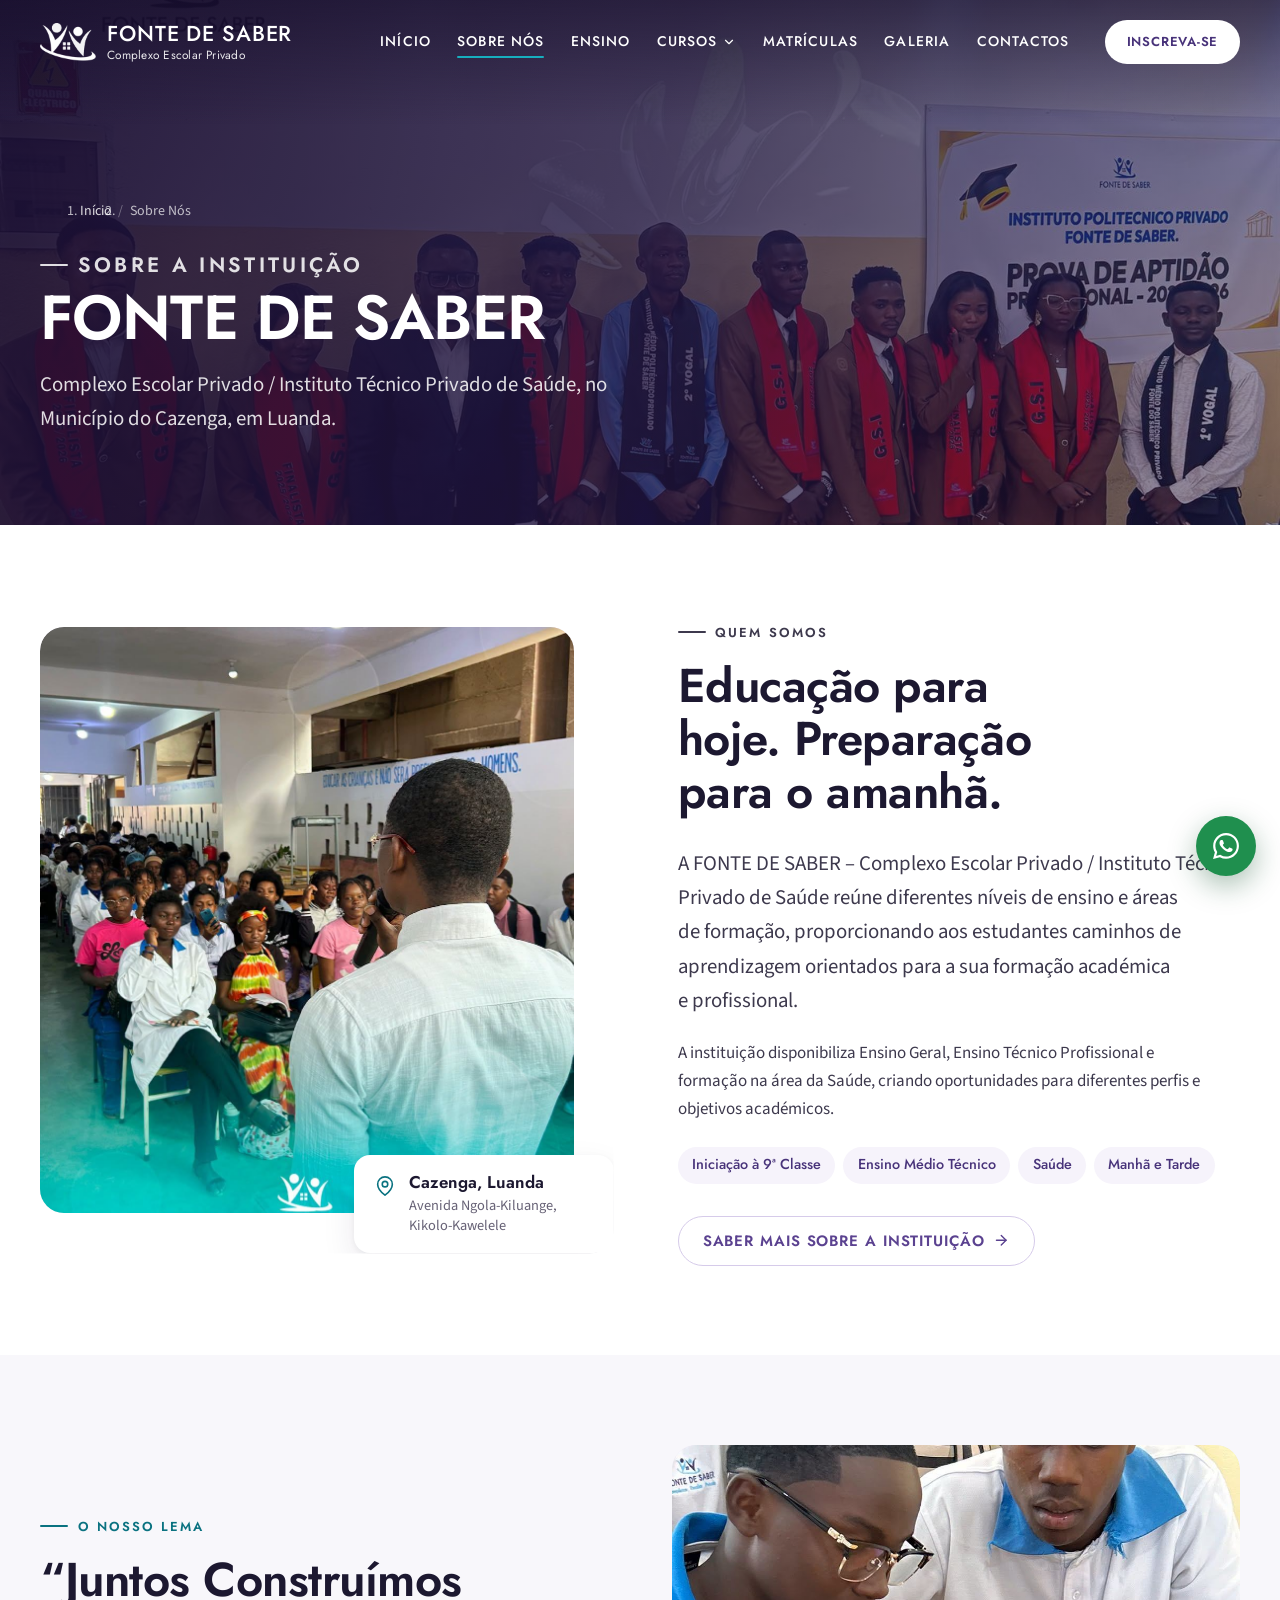
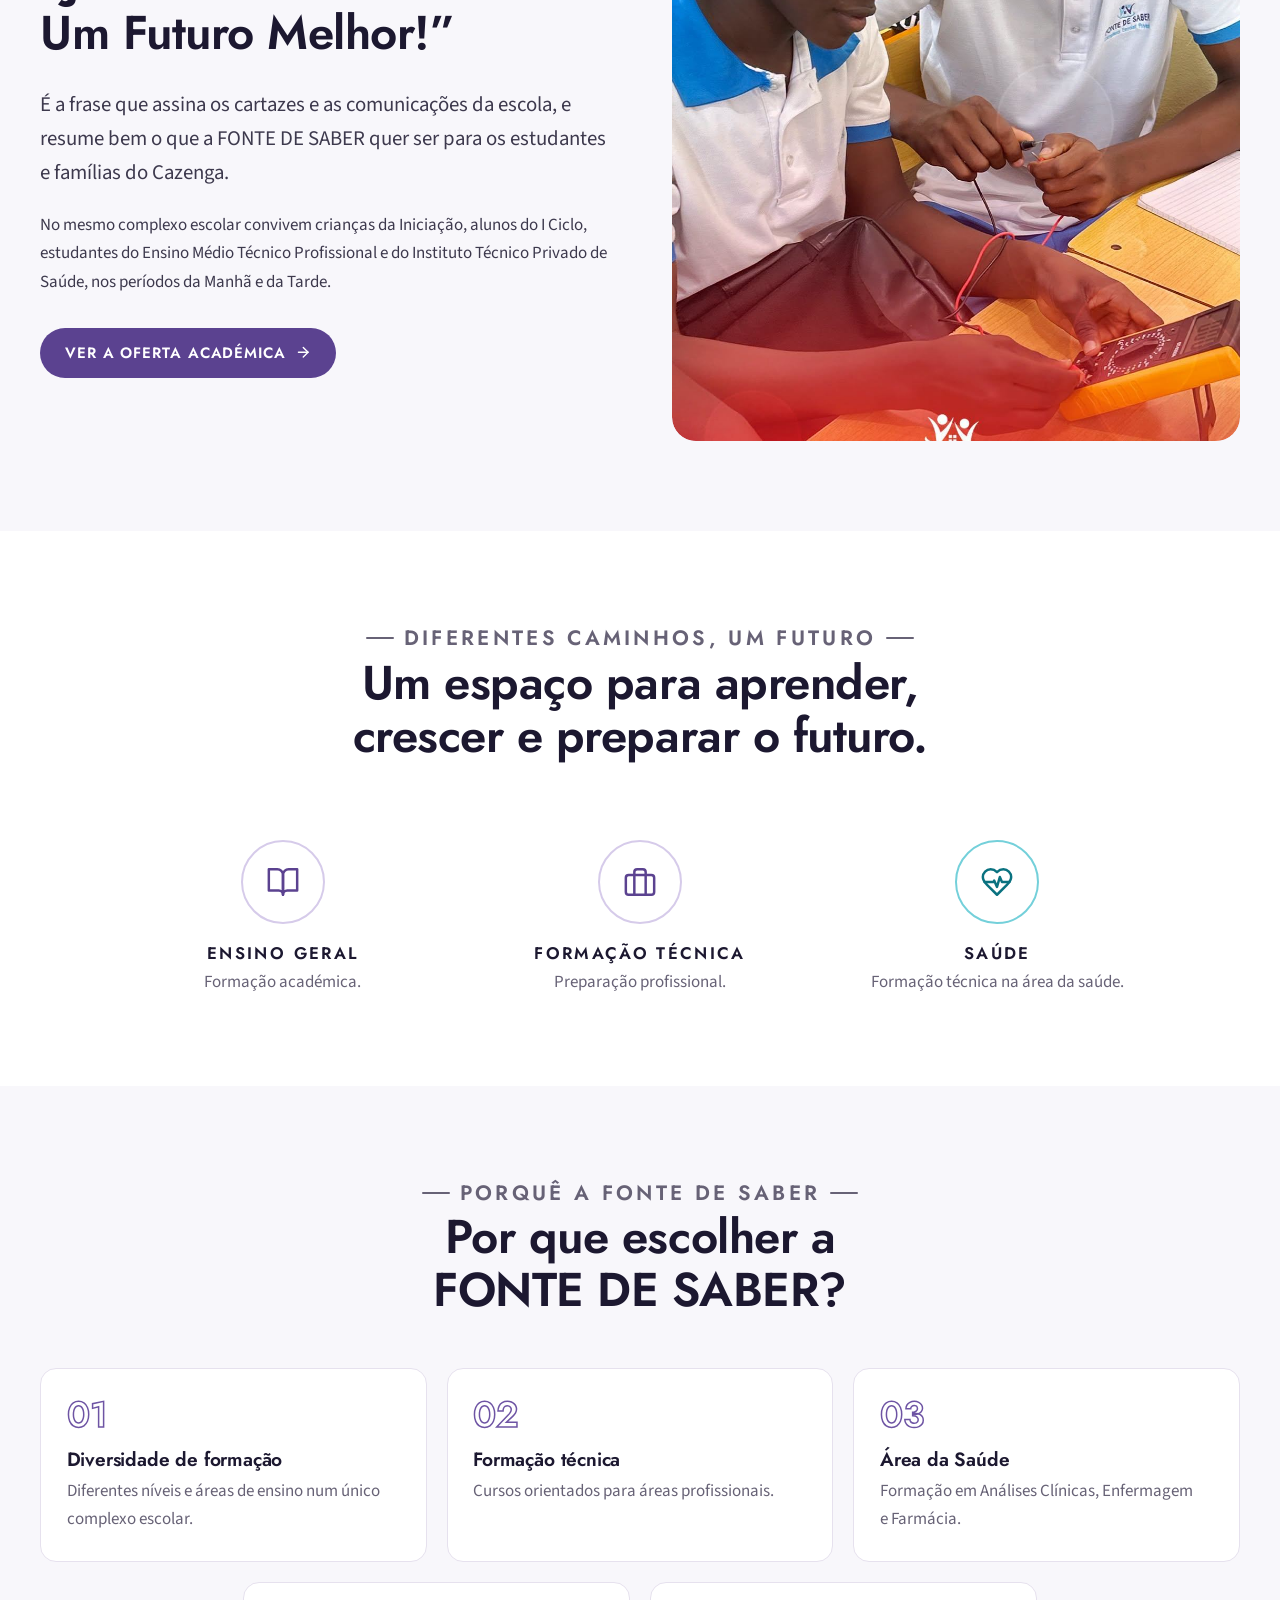
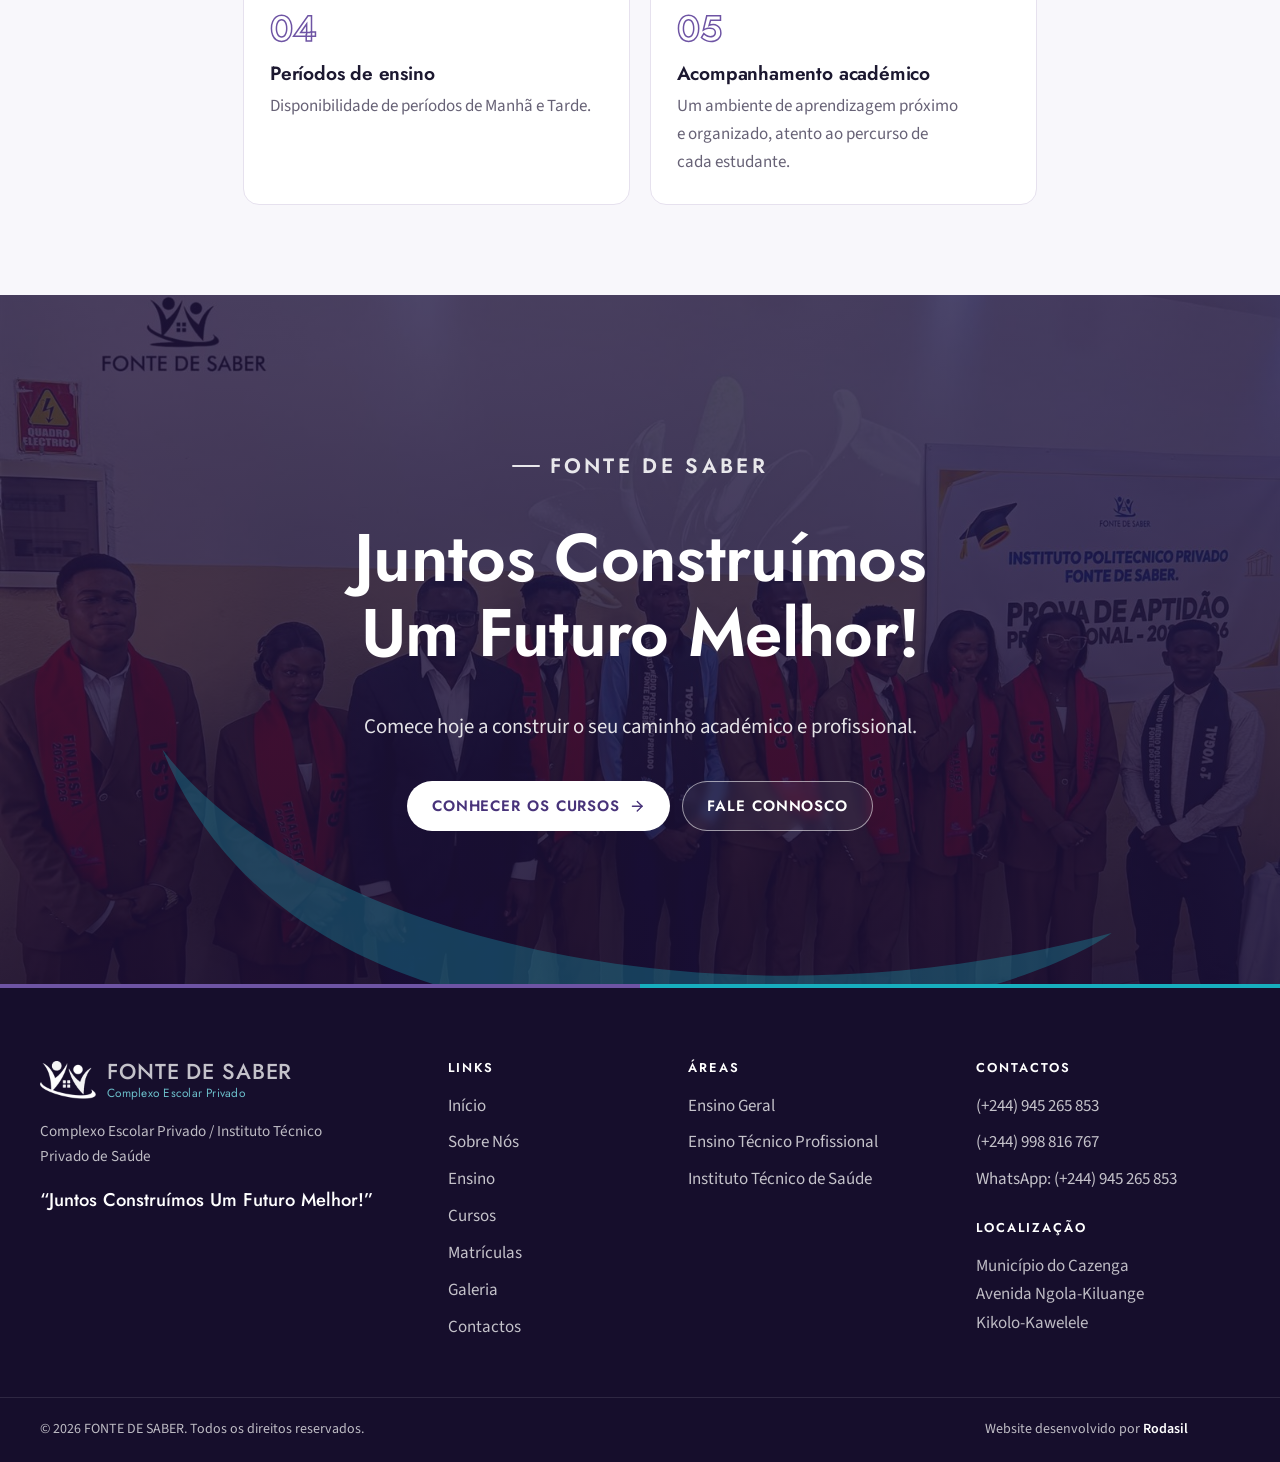
<file: sobre/index.html>
<!doctype html>
<html lang="pt">
<head>
  <meta charset="utf-8">
  <meta name="viewport" content="width=device-width, initial-scale=1">
  <meta name="robots" content="noindex, nofollow">
  <script>/* activa as animações antes do primeiro paint; is-nav = vindo de outra página do site */document.documentElement.className+=' js'+(document.referrer.indexOf(location.host)>-1?' is-nav':'');</script>
  <title>Sobre Nós | FONTE DE SABER – Complexo Escolar Privado</title>
  <meta name="description" content="Conheça a FONTE DE SABER, Complexo Escolar Privado e Instituto Técnico Privado de Saúde no Cazenga, com Ensino Geral, Ensino Técnico Profissional e Saúde.">
  <meta name="keywords" content="Fonte de Saber, Complexo Escolar Privado, Instituto Técnico Privado de Saúde, Escola no Cazenga, Escola em Kikolo, Ensino no Cazenga, Análises Clínicas, Enfermagem, Farmácia, Gestão Empresarial, Redes e Sistemas Informáticos, Energia e Instalações Eléctricas">
  <link rel="canonical" href="https://dominio-a-definir.ao/sobre/">
  <meta name="theme-color" content="#3D2A6B">

  <!-- Open Graph -->
  <meta property="og:type" content="website">
  <meta property="og:locale" content="pt_AO">
  <meta property="og:site_name" content="FONTE DE SABER">
  <meta property="og:title" content="Sobre Nós | FONTE DE SABER – Complexo Escolar Privado">
  <meta property="og:description" content="Conheça a FONTE DE SABER, Complexo Escolar Privado e Instituto Técnico Privado de Saúde no Cazenga, com Ensino Geral, Ensino Técnico Profissional e Saúde.">
  <meta property="og:url" content="https://dominio-a-definir.ao/sobre/">
  <meta property="og:image" content="https://dominio-a-definir.ao/assets/img/og-image.jpg">
  <meta name="twitter:card" content="summary_large_image">

  <link rel="icon" type="image/png" sizes="64x64" href="../assets/img/favicon-64.png">
  <link rel="apple-touch-icon" href="../assets/img/favicon-180.png">

  <link rel="preconnect" href="https://fonts.googleapis.com">
  <link rel="preconnect" href="https://fonts.gstatic.com" crossorigin>
  <link href="https://fonts.googleapis.com/css2?family=Jost:wght@400;500;600;700&family=Source+Sans+3:ital,wght@0,400;0,600;0,700;1,400&display=swap" rel="stylesheet">
  <link rel="stylesheet" href="../assets/css/style.css">

  <!-- Schema.org: EducationalOrganization (apenas dados oficiais fornecidos) -->
  <script type="application/ld+json">
  {
    "@context": "https://schema.org",
    "@type": "EducationalOrganization",
    "name": "FONTE DE SABER – Complexo Escolar Privado / Instituto Técnico Privado de Saúde",
    "alternateName": "FONTE DE SABER",
    "slogan": "Juntos Construímos Um Futuro Melhor!",
    "url": "https://dominio-a-definir.ao/",
    "logo": "https://dominio-a-definir.ao/assets/img/logo-full.png",
    "telephone": ["+244945265853", "+244998816767"],
    "address": {
      "@type": "PostalAddress",
      "streetAddress": "Avenida Ngola-Kiluange, Kikolo-Kawelele",
      "addressLocality": "Cazenga",
      "addressRegion": "Luanda",
      "addressCountry": "AO"
    },
    "hasOfferCatalog": {
      "@type": "OfferCatalog",
      "name": "Oferta académica",
      "itemListElement": [
        {"@type": "Course", "name": "Ensino Geral – Iniciação à 6ª Classe"},
        {"@type": "Course", "name": "Ensino Secundário – I Ciclo (7ª, 8ª e 9ª Classe)"},
        {"@type": "Course", "name": "Gestão Empresarial"},
        {"@type": "Course", "name": "Gestão de Redes e Sistemas Informáticos"},
        {"@type": "Course", "name": "Energia e Instalações Eléctricas"},
        {"@type": "Course", "name": "Análises Clínicas"},
        {"@type": "Course", "name": "Enfermagem"},
        {"@type": "Course", "name": "Farmácia"}
      ]
    }
  }
  </script>
</head>
<body>
  <a class="skip-link" href="#conteudo">Saltar para o conteúdo</a>
  <!-- Component: Icons (sprite SVG). Usar com <svg class="icon"><use href="#i-nome"/></svg>. Traços baseados em Lucide (licença ISC). -->
<svg xmlns="http://www.w3.org/2000/svg" style="display:none" aria-hidden="true">
  <symbol id="i-arrow" viewBox="0 0 24 24" fill="none" stroke="currentColor" stroke-width="2" stroke-linecap="round" stroke-linejoin="round"><path d="M5 12h14"/><path d="m12 5 7 7-7 7"/></symbol>
  <symbol id="i-book" viewBox="0 0 24 24" fill="none" stroke="currentColor" stroke-width="1.75" stroke-linecap="round" stroke-linejoin="round"><path d="M2 3h6a4 4 0 0 1 4 4v14a3 3 0 0 0-3-3H2z"/><path d="M22 3h-6a4 4 0 0 0-4 4v14a3 3 0 0 1 3-3h7z"/></symbol>
  <symbol id="i-cap" viewBox="0 0 24 24" fill="none" stroke="currentColor" stroke-width="1.75" stroke-linecap="round" stroke-linejoin="round"><path d="M22 10v6"/><path d="M2 10l10-5 10 5-10 5z"/><path d="M6 12v5c3 3 9 3 12 0v-5"/></symbol>
  <symbol id="i-briefcase" viewBox="0 0 24 24" fill="none" stroke="currentColor" stroke-width="1.75" stroke-linecap="round" stroke-linejoin="round"><rect x="2" y="7" width="20" height="14" rx="2"/><path d="M16 21V5a2 2 0 0 0-2-2h-4a2 2 0 0 0-2 2v16"/></symbol>
  <symbol id="i-chart" viewBox="0 0 24 24" fill="none" stroke="currentColor" stroke-width="1.75" stroke-linecap="round" stroke-linejoin="round"><path d="M3 3v18h18"/><path d="m7 15 4-4 3 3 6-6"/><path d="M15 8h5v5"/></symbol>
  <symbol id="i-network" viewBox="0 0 24 24" fill="none" stroke="currentColor" stroke-width="1.75" stroke-linecap="round" stroke-linejoin="round"><rect x="16" y="16" width="6" height="6" rx="1"/><rect x="2" y="16" width="6" height="6" rx="1"/><rect x="9" y="2" width="6" height="6" rx="1"/><path d="M5 16v-3a1 1 0 0 1 1-1h12a1 1 0 0 1 1 1v3"/><path d="M12 12V8"/></symbol>
  <symbol id="i-monitor" viewBox="0 0 24 24" fill="none" stroke="currentColor" stroke-width="1.75" stroke-linecap="round" stroke-linejoin="round"><rect x="2" y="3" width="20" height="14" rx="2"/><path d="M8 21h8"/><path d="M12 17v4"/></symbol>
  <symbol id="i-zap" viewBox="0 0 24 24" fill="none" stroke="currentColor" stroke-width="1.75" stroke-linecap="round" stroke-linejoin="round"><path d="M13 2 3 14h9l-1 8 10-12h-9l1-8z"/></symbol>
  <symbol id="i-heart" viewBox="0 0 24 24" fill="none" stroke="currentColor" stroke-width="1.75" stroke-linecap="round" stroke-linejoin="round"><path d="M19 14c1.49-1.46 3-3.21 3-5.5A5.5 5.5 0 0 0 16.5 3c-1.76 0-3 .5-4.5 2-1.5-1.5-2.74-2-4.5-2A5.5 5.5 0 0 0 2 8.5c0 2.3 1.5 4.05 3 5.5l7 7Z"/><path d="M3.22 12H9.5l.5-1 2 4.5 2-7 1.5 3.5h5.27"/></symbol>
  <symbol id="i-microscope" viewBox="0 0 24 24" fill="none" stroke="currentColor" stroke-width="1.75" stroke-linecap="round" stroke-linejoin="round"><path d="M6 18h8"/><path d="M3 22h18"/><path d="M14 22a7 7 0 1 0 0-14h-1"/><path d="M9 14h2"/><path d="M9 12a2 2 0 0 1-2-2V6h6v4a2 2 0 0 1-2 2Z"/><path d="M12 6V3a1 1 0 0 0-1-1H9a1 1 0 0 0-1 1v3"/></symbol>
  <symbol id="i-stethoscope" viewBox="0 0 24 24" fill="none" stroke="currentColor" stroke-width="1.75" stroke-linecap="round" stroke-linejoin="round"><path d="M4.8 2.3A.3.3 0 1 0 5 2H4a2 2 0 0 0-2 2v5a6 6 0 0 0 6 6 6 6 0 0 0 6-6V4a2 2 0 0 0-2-2h-1a.2.2 0 1 0 .3.3"/><path d="M8 15v1a6 6 0 0 0 6 6 6 6 0 0 0 6-6v-4"/><circle cx="20" cy="10" r="2"/></symbol>
  <symbol id="i-pill" viewBox="0 0 24 24" fill="none" stroke="currentColor" stroke-width="1.75" stroke-linecap="round" stroke-linejoin="round"><path d="m10.5 20.5 10-10a4.95 4.95 0 1 0-7-7l-10 10a4.95 4.95 0 1 0 7 7Z"/><path d="m8.5 8.5 7 7"/></symbol>
  <symbol id="i-phone" viewBox="0 0 24 24" fill="none" stroke="currentColor" stroke-width="1.75" stroke-linecap="round" stroke-linejoin="round"><path d="M22 16.92v3a2 2 0 0 1-2.18 2 19.79 19.79 0 0 1-8.63-3.07 19.5 19.5 0 0 1-6-6 19.79 19.79 0 0 1-3.07-8.67A2 2 0 0 1 4.11 2h3a2 2 0 0 1 2 1.72 12.84 12.84 0 0 0 .7 2.81 2 2 0 0 1-.45 2.11L8.09 9.91a16 16 0 0 0 6 6l1.27-1.27a2 2 0 0 1 2.11-.45 12.84 12.84 0 0 0 2.81.7A2 2 0 0 1 22 16.92z"/></symbol>
  <symbol id="i-pin" viewBox="0 0 24 24" fill="none" stroke="currentColor" stroke-width="1.75" stroke-linecap="round" stroke-linejoin="round"><path d="M20 10c0 6-8 12-8 12s-8-6-8-12a8 8 0 0 1 16 0Z"/><circle cx="12" cy="10" r="3"/></symbol>
  <symbol id="i-sun" viewBox="0 0 24 24" fill="none" stroke="currentColor" stroke-width="1.75" stroke-linecap="round" stroke-linejoin="round"><circle cx="12" cy="12" r="4"/><path d="M12 2v2M12 20v2M4.93 4.93l1.41 1.41M17.66 17.66l1.41 1.41M2 12h2M20 12h2M6.34 17.66l-1.41 1.41M19.07 4.93l-1.41 1.41"/></symbol>
  <symbol id="i-sunset" viewBox="0 0 24 24" fill="none" stroke="currentColor" stroke-width="1.75" stroke-linecap="round" stroke-linejoin="round"><path d="M12 10V2"/><path d="m4.93 10.93 1.41 1.41M2 18h2M20 18h2M19.07 10.93l-1.41 1.41M22 22H2"/><path d="m16 6-4 4-4-4"/><path d="M16 18a4 4 0 0 0-8 0"/></symbol>
  <symbol id="i-check" viewBox="0 0 24 24" fill="none" stroke="currentColor" stroke-width="2.25" stroke-linecap="round" stroke-linejoin="round"><path d="M20 6 9 17l-5-5"/></symbol>
  <symbol id="i-menu" viewBox="0 0 24 24" fill="none" stroke="currentColor" stroke-width="2" stroke-linecap="round"><path d="M4 7h16M4 12h16M4 17h16"/></symbol>
  <symbol id="i-x" viewBox="0 0 24 24" fill="none" stroke="currentColor" stroke-width="2" stroke-linecap="round"><path d="M18 6 6 18M6 6l12 12"/></symbol>
  <symbol id="i-chevron-down" viewBox="0 0 24 24" fill="none" stroke="currentColor" stroke-width="2" stroke-linecap="round" stroke-linejoin="round"><path d="m6 9 6 6 6-6"/></symbol>
  <symbol id="i-chevron-left" viewBox="0 0 24 24" fill="none" stroke="currentColor" stroke-width="2" stroke-linecap="round" stroke-linejoin="round"><path d="m15 18-6-6 6-6"/></symbol>
  <symbol id="i-chevron-right" viewBox="0 0 24 24" fill="none" stroke="currentColor" stroke-width="2" stroke-linecap="round" stroke-linejoin="round"><path d="m9 18 6-6-6-6"/></symbol>
  <symbol id="i-folder" viewBox="0 0 24 24" fill="none" stroke="currentColor" stroke-width="1.75" stroke-linecap="round" stroke-linejoin="round"><path d="M20 20a2 2 0 0 0 2-2V8a2 2 0 0 0-2-2h-7.9a2 2 0 0 1-1.69-.9L9.6 3.9A2 2 0 0 0 7.93 3H4a2 2 0 0 0-2 2v13a2 2 0 0 0 2 2Z"/></symbol>
  <symbol id="i-idcard" viewBox="0 0 24 24" fill="none" stroke="currentColor" stroke-width="1.75" stroke-linecap="round" stroke-linejoin="round"><rect x="2" y="5" width="20" height="14" rx="2"/><circle cx="8" cy="12" r="2"/><path d="M14 10h4M14 14h4"/></symbol>
  <symbol id="i-camera" viewBox="0 0 24 24" fill="none" stroke="currentColor" stroke-width="1.75" stroke-linecap="round" stroke-linejoin="round"><path d="M14.5 4h-5L7 7H4a2 2 0 0 0-2 2v9a2 2 0 0 0 2 2h16a2 2 0 0 0 2-2V9a2 2 0 0 0-2-2h-3l-2.5-3z"/><circle cx="12" cy="13" r="3"/></symbol>
  <symbol id="i-certificate" viewBox="0 0 24 24" fill="none" stroke="currentColor" stroke-width="1.75" stroke-linecap="round" stroke-linejoin="round"><path d="M15 2H6a2 2 0 0 0-2 2v16a2 2 0 0 0 2 2h12a2 2 0 0 0 2-2V7Z"/><path d="M14 2v4a2 2 0 0 0 2 2h4"/><circle cx="12" cy="13" r="2.5"/><path d="m10.5 15.2-.8 3.8 2.3-1.2 2.3 1.2-.8-3.8"/></symbol>
  <symbol id="i-users" viewBox="0 0 24 24" fill="none" stroke="currentColor" stroke-width="1.75" stroke-linecap="round" stroke-linejoin="round"><path d="M16 21v-2a4 4 0 0 0-4-4H6a4 4 0 0 0-4 4v2"/><circle cx="9" cy="7" r="4"/><path d="M22 21v-2a4 4 0 0 0-3-3.87M16 3.13a4 4 0 0 1 0 7.75"/></symbol>
  <symbol id="i-layers" viewBox="0 0 24 24" fill="none" stroke="currentColor" stroke-width="1.75" stroke-linecap="round" stroke-linejoin="round"><path d="m12 2 10 5-10 5L2 7z"/><path d="m2 17 10 5 10-5"/><path d="m2 12 10 5 10-5"/></symbol>
  <symbol id="i-blocks" viewBox="0 0 24 24" fill="none" stroke="currentColor" stroke-width="1.75" stroke-linecap="round" stroke-linejoin="round"><rect x="3" y="3" width="7" height="7" rx="1.5"/><rect x="14" y="3" width="7" height="7" rx="1.5"/><rect x="3" y="14" width="7" height="7" rx="1.5"/><rect x="14" y="14" width="7" height="7" rx="1.5"/></symbol>
  <symbol id="i-whatsapp" viewBox="0 0 24 24" fill="currentColor"><path d="M17.47 14.38c-.3-.15-1.76-.87-2.03-.97-.27-.1-.47-.15-.67.15-.2.3-.77.97-.94 1.16-.17.2-.35.22-.64.08-.3-.15-1.26-.46-2.39-1.48-.88-.79-1.48-1.76-1.65-2.06-.17-.3-.02-.46.13-.6.13-.14.3-.35.45-.52.15-.18.2-.3.3-.5.1-.2.05-.37-.03-.52-.07-.15-.67-1.61-.92-2.2-.24-.58-.49-.5-.67-.51h-.57c-.2 0-.52.07-.8.37-.27.3-1.04 1.02-1.04 2.48s1.07 2.88 1.21 3.07c.15.2 2.1 3.2 5.08 4.49.7.3 1.26.49 1.7.63.71.22 1.36.19 1.87.12.57-.09 1.76-.72 2-1.41.25-.7.25-1.29.18-1.41-.08-.13-.28-.2-.57-.35m-5.42 7.4A9.87 9.87 0 0 1 7.02 20.4l-.36-.21-3.74.98 1-3.65-.24-.37a9.86 9.86 0 0 1-1.51-5.26c0-5.45 4.44-9.88 9.89-9.88 2.64 0 5.12 1.03 6.99 2.9a9.83 9.83 0 0 1 2.89 6.99c0 5.45-4.44 9.88-9.89 9.88M20.46 3.49A11.82 11.82 0 0 0 12.05 0C5.5 0 .16 5.34.16 11.89c0 2.1.55 4.14 1.59 5.95L.06 24l6.3-1.65a11.88 11.88 0 0 0 5.69 1.45c6.55 0 11.89-5.34 11.89-11.89 0-3.18-1.24-6.17-3.48-8.42"/></symbol>
  <symbol id="i-facebook" viewBox="0 0 24 24" fill="currentColor"><path d="M14 13.5h2.5l1-4H14v-2c0-1.03 0-2 2-2h1.5V2.14C17.17 2.1 15.94 2 14.64 2 11.93 2 10 3.66 10 6.7v2.8H7v4h3V22h4z"/></symbol>
  <symbol id="i-send" viewBox="0 0 24 24" fill="none" stroke="currentColor" stroke-width="1.75" stroke-linecap="round" stroke-linejoin="round"><path d="m22 2-7 20-4-9-9-4z"/><path d="M22 2 11 13"/></symbol>
  <symbol id="i-expand" viewBox="0 0 24 24" fill="none" stroke="currentColor" stroke-width="1.75" stroke-linecap="round" stroke-linejoin="round"><path d="M15 3h6v6M9 21H3v-6M21 3l-7 7M3 21l7-7"/></symbol>
</svg>

  <!-- Component: Header + MobileMenu
     Transparente sobre o hero; ganha fundo sólido e sombra ao fazer scroll (classe .is-solid, ver main.js).
     WordPress: substituir pelo cabeçalho do tema / Elementor Header, mantendo as mesmas classes. -->
<header class="site-header" data-header>
  <div class="container site-header__inner">
    <a class="brand" href="../" aria-label="FONTE DE SABER – página inicial">
      <img class="brand__mark" src="../assets/img/logo-mark.png" alt="" width="56" height="38">
      <span class="brand__text">
        <span class="brand__name">FONTE DE SABER</span>
        <span class="brand__tag">Complexo Escolar Privado</span>
      </span>
    </a>

    <nav class="nav" aria-label="Navegação principal">
      <ul class="nav__list">
        <li><a class="nav__link" href="../">Início</a></li>
        <li><a class="nav__link" href="../sobre/" aria-current="page">Sobre Nós</a></li>
        <li><a class="nav__link" href="../ensino/">Ensino</a></li>
        <li class="nav__item--drop">
          <button class="nav__link nav__drop-toggle" type="button" aria-expanded="false" aria-controls="menu-cursos">
            Cursos <svg class="icon icon--sm" aria-hidden="true"><use href="#i-chevron-down"/></svg>
          </button>
          <ul class="nav__dropdown" id="menu-cursos">
            <li><a href="../tecnico-profissional/"><svg class="icon" aria-hidden="true"><use href="#i-briefcase"/></svg><span><strong>Ensino Técnico Profissional</strong><small>Gestão, Informática e Electricidade</small></span></a></li>
            <li><a href="../saude/"><svg class="icon" aria-hidden="true"><use href="#i-heart"/></svg><span><strong>Instituto Técnico de Saúde</strong><small>Análises Clínicas, Enfermagem e Farmácia</small></span></a></li>
          </ul>
        </li>
        <li><a class="nav__link" href="../matriculas/">Matrículas</a></li>
        <li><a class="nav__link" href="../galeria/">Galeria</a></li>
        <li><a class="nav__link" href="../contactos/">Contactos</a></li>
      </ul>
    </nav>

    <a class="btn btn--primary site-header__cta" href="../pre-inscricao/">Inscreva-se</a>

    <button class="nav-toggle" type="button" aria-expanded="false" aria-controls="mobile-menu" aria-label="Abrir menu">
      <svg class="icon nav-toggle__open" aria-hidden="true"><use href="#i-menu"/></svg>
      <svg class="icon nav-toggle__close" aria-hidden="true"><use href="#i-x"/></svg>
    </button>
  </div>

  <!-- Component: MobileMenu -->
  <div class="mobile-menu" id="mobile-menu" hidden>
    <nav aria-label="Navegação móvel">
      <ul class="mobile-menu__list">
        <li><a href="../">Início</a></li>
        <li><a href="../sobre/" aria-current="page">Sobre Nós</a></li>
        <li><a href="../ensino/">Ensino</a></li>
        <li class="mobile-menu__group">
          <span class="mobile-menu__label">Cursos</span>
          <a href="../tecnico-profissional/">Ensino Técnico Profissional</a>
          <a href="../saude/">Instituto Técnico de Saúde</a>
        </li>
        <li><a href="../matriculas/">Matrículas</a></li>
        <li><a href="../galeria/">Galeria</a></li>
        <li><a href="../contactos/">Contactos</a></li>
      </ul>
    </nav>
    <div class="mobile-menu__foot">
      <a class="btn btn--primary btn--block" href="../pre-inscricao/">Inscreva-se agora</a>
      <a class="mobile-menu__phone" href="tel:+244945265853"><svg class="icon" aria-hidden="true"><use href="#i-phone"/></svg> (+244) 945 265 853</a>
    </div>
  </div>
</header>


  <main id="conteudo" tabindex="-1">
<!-- Página: Sobre a instituição -->
<section class="page-hero" aria-labelledby="page-title">
  <!-- IMAGEM: finalistas na Prova de Aptidão Profissional. Substituir em assets/img/finalistas.jpg -->
  <img class="page-hero__bg" src="../assets/img/finalistas.jpg" alt="" width="1600" height="1200" fetchpriority="high">
  <div class="container">
    <ol class="breadcrumb" aria-label="Caminho"><li><a href="../">Início</a></li><li aria-current="page">Sobre Nós</li></ol>
    <p class="eyebrow eyebrow--light">Sobre a instituição</p>
    <h1 id="page-title">FONTE DE SABER</h1>
    <p>Complexo Escolar Privado / Instituto Técnico Privado de Saúde, no Município do Cazenga, em Luanda.</p>
  </div>
</section>

<!-- Secção: Apresentação (duas colunas) -->
<section class="section intro" aria-labelledby="intro-title">
  <div class="container intro__grid">
    <div class="intro__visual reveal">
      <!-- IMAGEM: palestra com estudantes da instituição. Substituir em assets/img/palestra.jpg -->
      <div class="media">
        <img src="../assets/img/palestra.jpg" alt="Estudantes da FONTE DE SABER sentados a assistir a uma palestra no espaço da escola" width="1080" height="1350" loading="lazy" decoding="async">
      </div>
      <div class="intro__tag">
        <svg class="icon" aria-hidden="true"><use href="#i-pin"/></svg>
        <div><strong>Cazenga, Luanda</strong><span>Avenida Ngola-Kiluange, Kikolo-Kawelele</span></div>
      </div>
    </div>

    <div class="intro__text">
      <p class="eyebrow reveal">Quem somos</p>
      <h2 id="intro-title" class="reveal">Educação para hoje. Preparação para o amanhã.</h2>
      <p class="lead reveal">A FONTE DE SABER – Complexo Escolar Privado / Instituto Técnico Privado de Saúde reúne diferentes níveis de ensino e áreas de formação, proporcionando aos estudantes caminhos de aprendizagem orientados para a sua formação académica e profissional.</p>
      <p class="reveal">A instituição disponibiliza Ensino Geral, Ensino Técnico Profissional e formação na área da Saúde, criando oportunidades para diferentes perfis e objetivos académicos.</p>
      <ul class="intro__pillars reveal" aria-label="Áreas">
        <li>Iniciação à 9ª Classe</li>
        <li>Ensino Médio Técnico</li>
        <li>Saúde</li>
        <li>Manhã e Tarde</li>
      </ul>
      <div class="btn-row reveal">
        <a class="btn btn--outline" href="../sobre/">Saber mais sobre a instituição <svg class="icon icon--arrow" aria-hidden="true"><use href="#i-arrow"/></svg></a>
      </div>
    </div>
  </div>
</section>


<section class="section section--soft" aria-labelledby="slogan-title">
  <div class="container split split--reverse">
    <div class="media split__media reveal">
      <!-- IMAGEM: aula prática no ensino técnico. Substituir em assets/img/tecnico-pratica.jpg -->
      <img src="../assets/img/tecnico-pratica.jpg" alt="Estudante de óculos a usar um multímetro, acompanhado por um colega" width="1080" height="1350" loading="lazy" decoding="async">
    </div>
    <div>
      <p class="eyebrow reveal">O nosso lema</p>
      <h2 id="slogan-title" class="reveal">“Juntos Construímos Um Futuro Melhor!”</h2>
      <p class="lead reveal">É a frase que assina os cartazes e as comunicações da escola, e resume bem o que a FONTE DE SABER quer ser para os estudantes e famílias do Cazenga.</p>
      <p class="reveal">No mesmo complexo escolar convivem crianças da Iniciação, alunos do I Ciclo, estudantes do Ensino Médio Técnico Profissional e do Instituto Técnico Privado de Saúde, nos períodos da Manhã e da Tarde.</p>
      <div class="btn-row reveal" style="margin-top:2rem">
        <a class="btn btn--primary" href="../ensino/">Ver a oferta académica <svg class="icon icon--arrow" aria-hidden="true"><use href="#i-arrow"/></svg></a>
      </div>
    </div>
  </div>
</section>

<!-- Secção: Diferentes caminhos, um futuro (três áreas ligadas pelo arco do logótipo) -->
<section class="section paths" aria-labelledby="paths-title">
  <div class="container">
    <div class="section-header section-header--center reveal">
      <p class="eyebrow">Diferentes caminhos, um futuro</p>
      <h2 id="paths-title">Um espaço para aprender, crescer e preparar o futuro.</h2>
    </div>

    <div class="paths__track">
      <svg class="paths__line" viewBox="0 0 600 120" preserveAspectRatio="none" aria-hidden="true">
        <path d="M0 42 C 150 150, 450 150, 600 42" fill="none" stroke="currentColor" stroke-width="2" stroke-dasharray="6 8" vector-effect="non-scaling-stroke"/>
      </svg>
      <a class="paths__node reveal" href="../ensino/" style="text-decoration:none">
        <span class="paths__circle"><svg class="icon" aria-hidden="true"><use href="#i-book"/></svg></span>
        <h3>Ensino Geral</h3>
        <p>Formação académica.</p>
      </a>
      <a class="paths__node paths__node--mid reveal" href="../tecnico-profissional/" style="text-decoration:none;--d:.1s">
        <span class="paths__circle"><svg class="icon" aria-hidden="true"><use href="#i-briefcase"/></svg></span>
        <h3>Formação Técnica</h3>
        <p>Preparação profissional.</p>
      </a>
      <a class="paths__node paths__node--health reveal" href="../saude/" style="text-decoration:none;--d:.2s">
        <span class="paths__circle"><svg class="icon" aria-hidden="true"><use href="#i-heart"/></svg></span>
        <h3>Saúde</h3>
        <p>Formação técnica na área da saúde.</p>
      </a>
    </div>
  </div>
</section>

<!-- Secção: Por que escolher a FONTE DE SABER? (baseado apenas na oferta oficial) -->
<section class="section section--soft why" aria-labelledby="why-title">
  <div class="container">
    <div class="section-header section-header--center reveal">
      <p class="eyebrow">Porquê a FONTE DE SABER</p>
      <h2 id="why-title">Por que escolher a FONTE DE SABER?</h2>
    </div>
    <div class="why__grid">
      <article class="why-card reveal"><span class="why-card__num" aria-hidden="true">01</span><h3>Diversidade de formação</h3><p>Diferentes níveis e áreas de ensino num único complexo escolar.</p></article>
      <article class="why-card reveal" style="--d:.06s"><span class="why-card__num" aria-hidden="true">02</span><h3>Formação técnica</h3><p>Cursos orientados para áreas profissionais.</p></article>
      <article class="why-card reveal" style="--d:.12s"><span class="why-card__num" aria-hidden="true">03</span><h3>Área da Saúde</h3><p>Formação em Análises Clínicas, Enfermagem e Farmácia.</p></article>
      <article class="why-card reveal"><span class="why-card__num" aria-hidden="true">04</span><h3>Períodos de ensino</h3><p>Disponibilidade de períodos de Manhã e Tarde.</p></article>
      <article class="why-card reveal" style="--d:.06s"><span class="why-card__num" aria-hidden="true">05</span><h3>Acompanhamento académico</h3><p>Um ambiente de aprendizagem próximo e organizado, atento ao percurso de cada estudante.</p></article>
    </div>
  </div>
</section>

<!-- Component: CTASection (final) -->
<section class="cta-final" aria-labelledby="cta-title">
  <!-- IMAGEM: finalistas na Prova de Aptidão Profissional. Substituir em assets/img/finalistas.jpg -->
  <img class="cta-final__bg" src="../assets/img/finalistas.jpg" alt="" width="1600" height="1200" loading="lazy" decoding="async">
  <svg class="swoosh" viewBox="0 0 640 220" aria-hidden="true"><path d="M8 40c90 120 360 190 620 120-40 30-210 90-420 40C110 175 40 120 8 40z" fill="currentColor"/></svg>
  <div class="container">
    <p class="eyebrow eyebrow--light reveal" style="justify-content:center">FONTE DE SABER</p>
    <h2 id="cta-title" class="reveal">Juntos Construímos Um Futuro Melhor!</h2>
    <p class="reveal">Comece hoje a construir o seu caminho académico e profissional.</p>
    <div class="btn-row reveal">
      <a class="btn btn--white" href="../ensino/#cursos">Conhecer os cursos <svg class="icon icon--arrow" aria-hidden="true"><use href="#i-arrow"/></svg></a>
      <a class="btn btn--ghost" href="../contactos/">Fale connosco</a>
    </div>
  </div>
</section>


  </main>

  <!-- Component: Footer -->
<footer class="site-footer">
  <div class="container site-footer__grid">
    <div class="site-footer__brand">
      <a class="brand brand--footer" href="../" aria-label="FONTE DE SABER – página inicial">
        <img class="brand__mark" src="../assets/img/logo-mark.png" alt="" width="56" height="38" loading="lazy">
        <span class="brand__text">
          <span class="brand__name">FONTE DE SABER</span>
          <span class="brand__tag">Complexo Escolar Privado</span>
        </span>
      </a>
      <p class="site-footer__desc">Complexo Escolar Privado / Instituto Técnico Privado de Saúde</p>
      <p class="site-footer__slogan">“Juntos Construímos Um Futuro Melhor!”</p>
    </div>

    <nav class="site-footer__col" aria-label="Links do rodapé">
      <h2 class="site-footer__title">Links</h2>
      <ul>
        <li><a href="../">Início</a></li>
        <li><a href="../sobre/">Sobre Nós</a></li>
        <li><a href="../ensino/">Ensino</a></li>
        <li><a href="../ensino/#cursos">Cursos</a></li>
        <li><a href="../matriculas/">Matrículas</a></li>
        <li><a href="../galeria/">Galeria</a></li>
        <li><a href="../contactos/">Contactos</a></li>
      </ul>
    </nav>

    <div class="site-footer__col">
      <h2 class="site-footer__title">Áreas</h2>
      <ul>
        <li><a href="../ensino/">Ensino Geral</a></li>
        <li><a href="../tecnico-profissional/">Ensino Técnico Profissional</a></li>
        <li><a href="../saude/">Instituto Técnico de Saúde</a></li>
      </ul>
    </div>

    <div class="site-footer__col">
      <h2 class="site-footer__title">Contactos</h2>
      <ul>
        <li><a href="tel:+244945265853">(+244) 945 265 853</a></li>
        <li><a href="tel:+244998816767">(+244) 998 816 767</a></li>
        <li><a href="https://wa.me/244945265853" target="_blank" rel="noopener">WhatsApp: (+244) 945 265 853</a></li>
      </ul>
      <h2 class="site-footer__title site-footer__title--spaced">Localização</h2>
      <address>
        Município do Cazenga<br>
        Avenida Ngola-Kiluange<br>
        Kikolo-Kawelele
      </address>
    </div>
  </div>

  <div class="site-footer__bottom">
    <div class="container site-footer__bottom-inner">
      <p>© 2026 FONTE DE SABER. Todos os direitos reservados.</p>
      <p>Website desenvolvido por <strong>Rodasil</strong></p>
    </div>
  </div>
</footer>

  <!-- Component: WhatsAppButton (flutuante). Número oficial: 244945265853 -->
<a class="wa-float" href="https://wa.me/244945265853?text=Ol%C3%A1%2C%20gostaria%20de%20obter%20informa%C3%A7%C3%B5es%20sobre%20as%20matr%C3%ADculas%20da%20FONTE%20DE%20SABER." target="_blank" rel="noopener" aria-label="Falar pelo WhatsApp com a FONTE DE SABER">
  <svg class="icon" aria-hidden="true"><use href="#i-whatsapp"/></svg>
  <span class="wa-float__label">WhatsApp</span>
</a>


  <script src="../assets/js/main.js" defer></script>
</body>
</html>
</file>
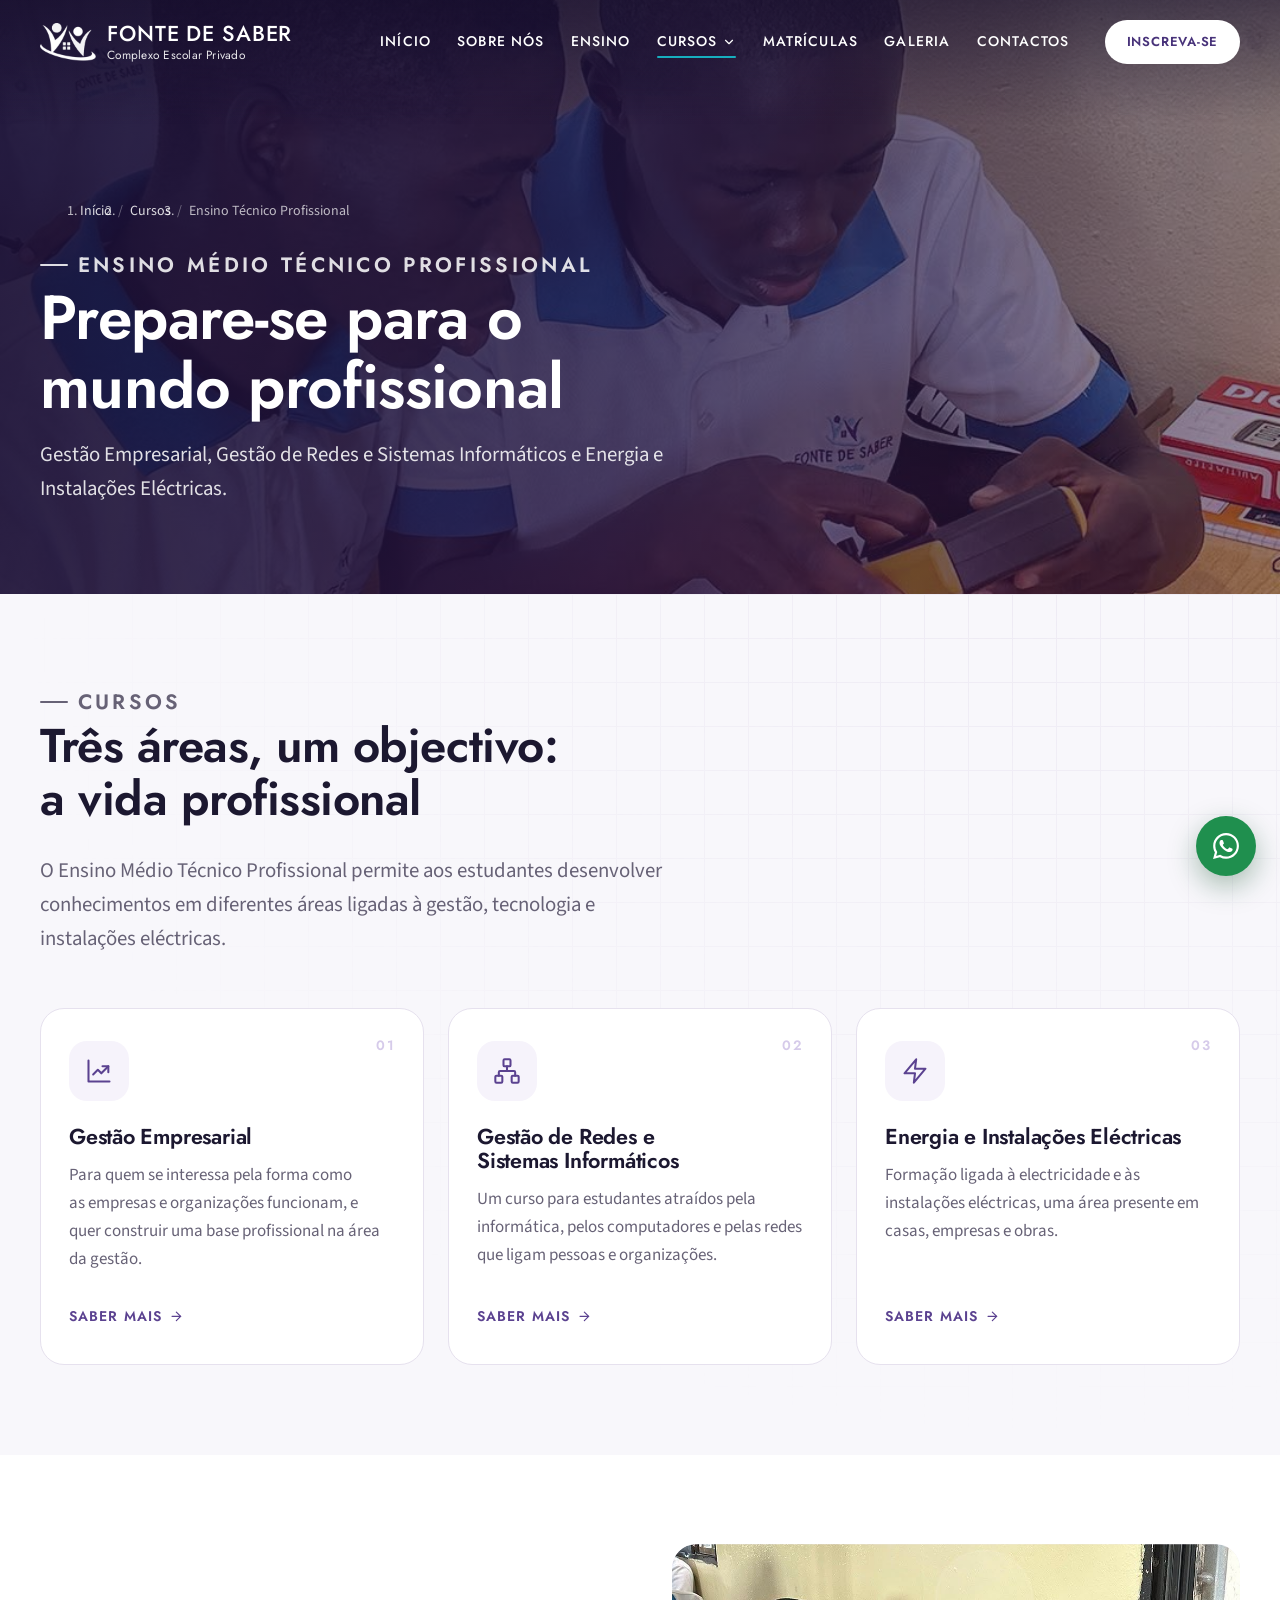
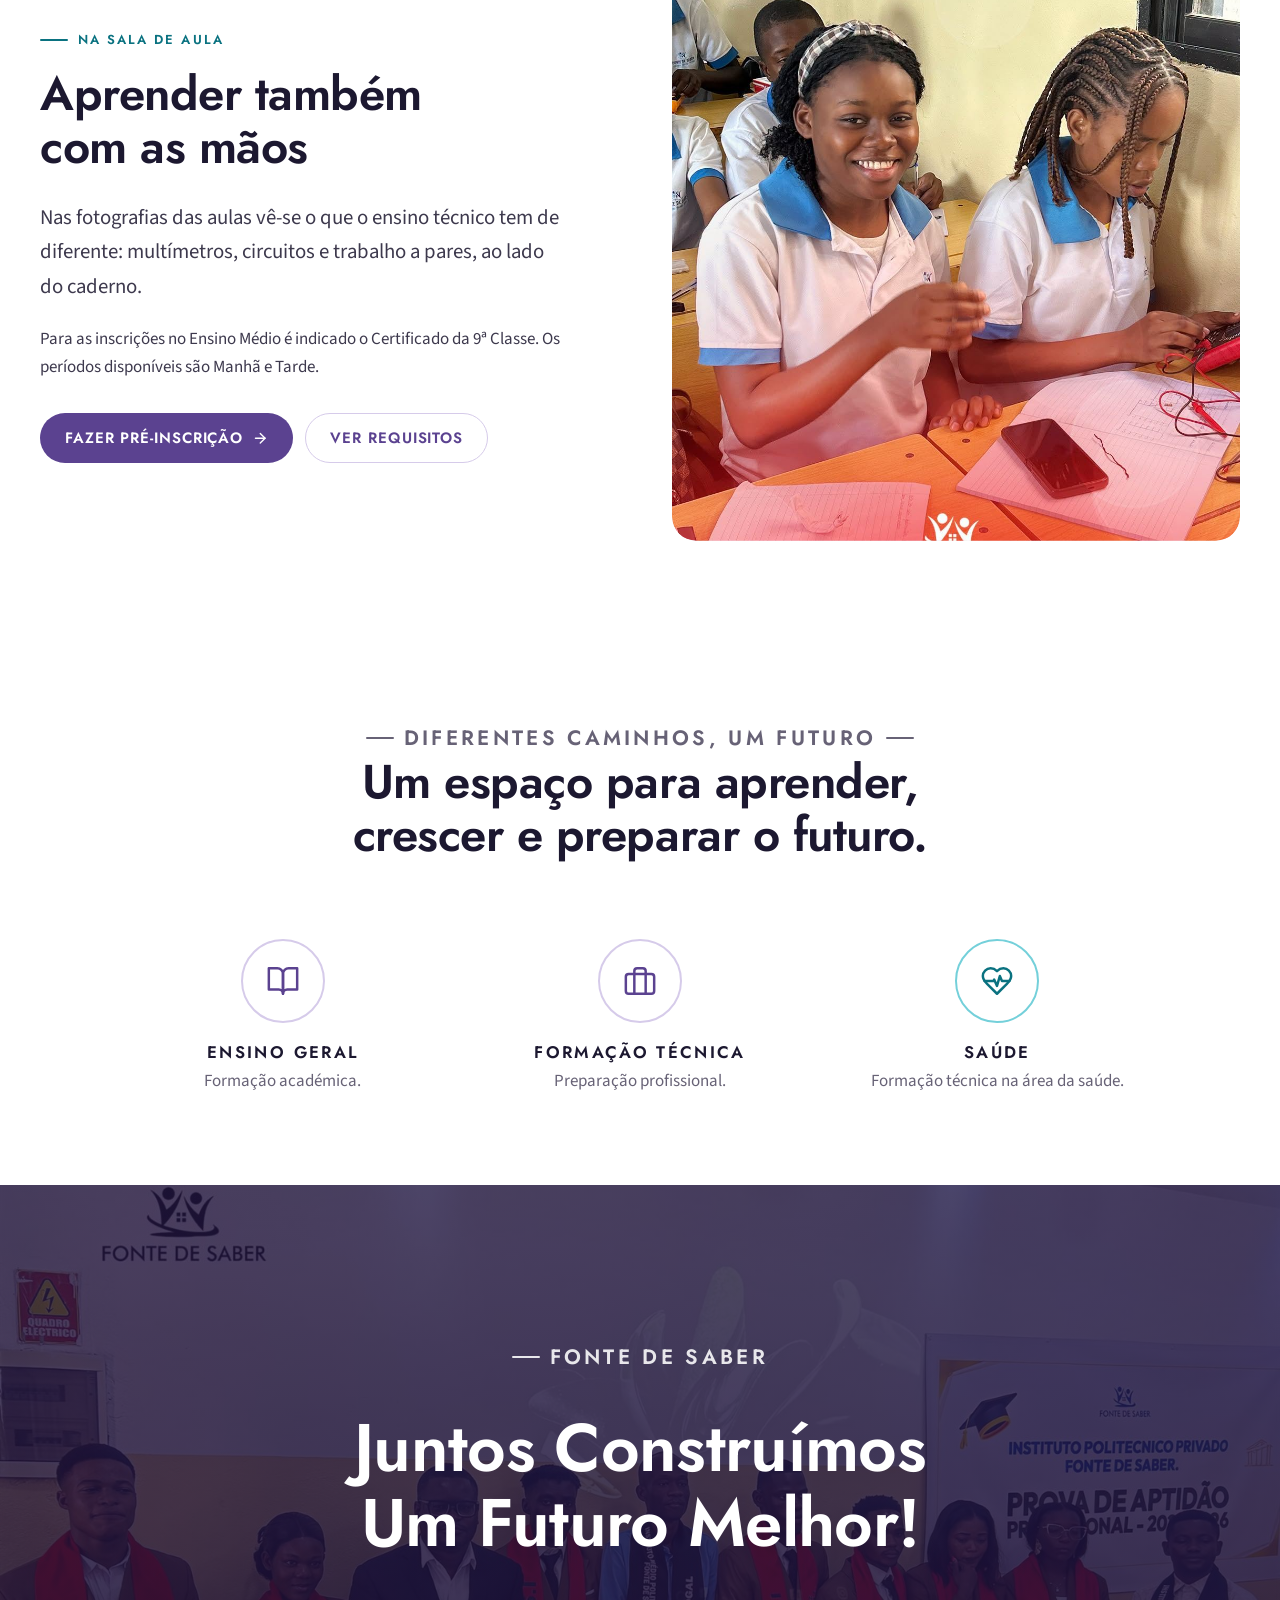
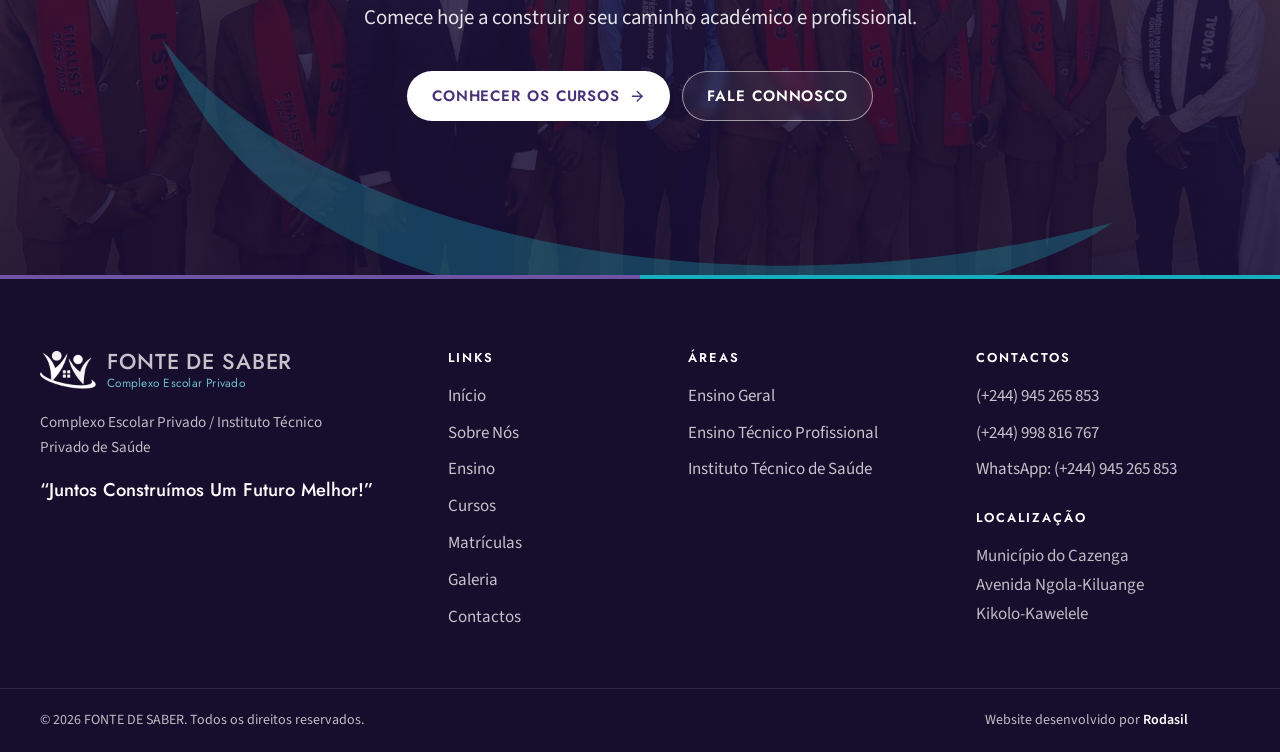
<file: tecnico-profissional/index.html>
<!doctype html>
<html lang="pt">
<head>
  <meta charset="utf-8">
  <meta name="viewport" content="width=device-width, initial-scale=1">
  <meta name="robots" content="noindex, nofollow">
  <script>/* activa as animações antes do primeiro paint; is-nav = vindo de outra página do site */document.documentElement.className+=' js'+(document.referrer.indexOf(location.host)>-1?' is-nav':'');</script>
  <title>Ensino Técnico Profissional | FONTE DE SABER</title>
  <meta name="description" content="Ensino Médio Técnico Profissional na FONTE DE SABER: Gestão Empresarial, Gestão de Redes e Sistemas Informáticos e Energia e Instalações Eléctricas.">
  <meta name="keywords" content="Fonte de Saber, Complexo Escolar Privado, Instituto Técnico Privado de Saúde, Escola no Cazenga, Escola em Kikolo, Ensino no Cazenga, Análises Clínicas, Enfermagem, Farmácia, Gestão Empresarial, Redes e Sistemas Informáticos, Energia e Instalações Eléctricas">
  <link rel="canonical" href="https://dominio-a-definir.ao/tecnico-profissional/">
  <meta name="theme-color" content="#3D2A6B">

  <!-- Open Graph -->
  <meta property="og:type" content="website">
  <meta property="og:locale" content="pt_AO">
  <meta property="og:site_name" content="FONTE DE SABER">
  <meta property="og:title" content="Ensino Técnico Profissional | FONTE DE SABER">
  <meta property="og:description" content="Ensino Médio Técnico Profissional na FONTE DE SABER: Gestão Empresarial, Gestão de Redes e Sistemas Informáticos e Energia e Instalações Eléctricas.">
  <meta property="og:url" content="https://dominio-a-definir.ao/tecnico-profissional/">
  <meta property="og:image" content="https://dominio-a-definir.ao/assets/img/og-image.jpg">
  <meta name="twitter:card" content="summary_large_image">

  <link rel="icon" type="image/png" sizes="64x64" href="../assets/img/favicon-64.png">
  <link rel="apple-touch-icon" href="../assets/img/favicon-180.png">

  <link rel="preconnect" href="https://fonts.googleapis.com">
  <link rel="preconnect" href="https://fonts.gstatic.com" crossorigin>
  <link href="https://fonts.googleapis.com/css2?family=Jost:wght@400;500;600;700&family=Source+Sans+3:ital,wght@0,400;0,600;0,700;1,400&display=swap" rel="stylesheet">
  <link rel="stylesheet" href="../assets/css/style.css">

  <!-- Schema.org: EducationalOrganization (apenas dados oficiais fornecidos) -->
  <script type="application/ld+json">
  {
    "@context": "https://schema.org",
    "@type": "EducationalOrganization",
    "name": "FONTE DE SABER – Complexo Escolar Privado / Instituto Técnico Privado de Saúde",
    "alternateName": "FONTE DE SABER",
    "slogan": "Juntos Construímos Um Futuro Melhor!",
    "url": "https://dominio-a-definir.ao/",
    "logo": "https://dominio-a-definir.ao/assets/img/logo-full.png",
    "telephone": ["+244945265853", "+244998816767"],
    "address": {
      "@type": "PostalAddress",
      "streetAddress": "Avenida Ngola-Kiluange, Kikolo-Kawelele",
      "addressLocality": "Cazenga",
      "addressRegion": "Luanda",
      "addressCountry": "AO"
    },
    "hasOfferCatalog": {
      "@type": "OfferCatalog",
      "name": "Oferta académica",
      "itemListElement": [
        {"@type": "Course", "name": "Ensino Geral – Iniciação à 6ª Classe"},
        {"@type": "Course", "name": "Ensino Secundário – I Ciclo (7ª, 8ª e 9ª Classe)"},
        {"@type": "Course", "name": "Gestão Empresarial"},
        {"@type": "Course", "name": "Gestão de Redes e Sistemas Informáticos"},
        {"@type": "Course", "name": "Energia e Instalações Eléctricas"},
        {"@type": "Course", "name": "Análises Clínicas"},
        {"@type": "Course", "name": "Enfermagem"},
        {"@type": "Course", "name": "Farmácia"}
      ]
    }
  }
  </script>
</head>
<body>
  <a class="skip-link" href="#conteudo">Saltar para o conteúdo</a>
  <!-- Component: Icons (sprite SVG). Usar com <svg class="icon"><use href="#i-nome"/></svg>. Traços baseados em Lucide (licença ISC). -->
<svg xmlns="http://www.w3.org/2000/svg" style="display:none" aria-hidden="true">
  <symbol id="i-arrow" viewBox="0 0 24 24" fill="none" stroke="currentColor" stroke-width="2" stroke-linecap="round" stroke-linejoin="round"><path d="M5 12h14"/><path d="m12 5 7 7-7 7"/></symbol>
  <symbol id="i-book" viewBox="0 0 24 24" fill="none" stroke="currentColor" stroke-width="1.75" stroke-linecap="round" stroke-linejoin="round"><path d="M2 3h6a4 4 0 0 1 4 4v14a3 3 0 0 0-3-3H2z"/><path d="M22 3h-6a4 4 0 0 0-4 4v14a3 3 0 0 1 3-3h7z"/></symbol>
  <symbol id="i-cap" viewBox="0 0 24 24" fill="none" stroke="currentColor" stroke-width="1.75" stroke-linecap="round" stroke-linejoin="round"><path d="M22 10v6"/><path d="M2 10l10-5 10 5-10 5z"/><path d="M6 12v5c3 3 9 3 12 0v-5"/></symbol>
  <symbol id="i-briefcase" viewBox="0 0 24 24" fill="none" stroke="currentColor" stroke-width="1.75" stroke-linecap="round" stroke-linejoin="round"><rect x="2" y="7" width="20" height="14" rx="2"/><path d="M16 21V5a2 2 0 0 0-2-2h-4a2 2 0 0 0-2 2v16"/></symbol>
  <symbol id="i-chart" viewBox="0 0 24 24" fill="none" stroke="currentColor" stroke-width="1.75" stroke-linecap="round" stroke-linejoin="round"><path d="M3 3v18h18"/><path d="m7 15 4-4 3 3 6-6"/><path d="M15 8h5v5"/></symbol>
  <symbol id="i-network" viewBox="0 0 24 24" fill="none" stroke="currentColor" stroke-width="1.75" stroke-linecap="round" stroke-linejoin="round"><rect x="16" y="16" width="6" height="6" rx="1"/><rect x="2" y="16" width="6" height="6" rx="1"/><rect x="9" y="2" width="6" height="6" rx="1"/><path d="M5 16v-3a1 1 0 0 1 1-1h12a1 1 0 0 1 1 1v3"/><path d="M12 12V8"/></symbol>
  <symbol id="i-monitor" viewBox="0 0 24 24" fill="none" stroke="currentColor" stroke-width="1.75" stroke-linecap="round" stroke-linejoin="round"><rect x="2" y="3" width="20" height="14" rx="2"/><path d="M8 21h8"/><path d="M12 17v4"/></symbol>
  <symbol id="i-zap" viewBox="0 0 24 24" fill="none" stroke="currentColor" stroke-width="1.75" stroke-linecap="round" stroke-linejoin="round"><path d="M13 2 3 14h9l-1 8 10-12h-9l1-8z"/></symbol>
  <symbol id="i-heart" viewBox="0 0 24 24" fill="none" stroke="currentColor" stroke-width="1.75" stroke-linecap="round" stroke-linejoin="round"><path d="M19 14c1.49-1.46 3-3.21 3-5.5A5.5 5.5 0 0 0 16.5 3c-1.76 0-3 .5-4.5 2-1.5-1.5-2.74-2-4.5-2A5.5 5.5 0 0 0 2 8.5c0 2.3 1.5 4.05 3 5.5l7 7Z"/><path d="M3.22 12H9.5l.5-1 2 4.5 2-7 1.5 3.5h5.27"/></symbol>
  <symbol id="i-microscope" viewBox="0 0 24 24" fill="none" stroke="currentColor" stroke-width="1.75" stroke-linecap="round" stroke-linejoin="round"><path d="M6 18h8"/><path d="M3 22h18"/><path d="M14 22a7 7 0 1 0 0-14h-1"/><path d="M9 14h2"/><path d="M9 12a2 2 0 0 1-2-2V6h6v4a2 2 0 0 1-2 2Z"/><path d="M12 6V3a1 1 0 0 0-1-1H9a1 1 0 0 0-1 1v3"/></symbol>
  <symbol id="i-stethoscope" viewBox="0 0 24 24" fill="none" stroke="currentColor" stroke-width="1.75" stroke-linecap="round" stroke-linejoin="round"><path d="M4.8 2.3A.3.3 0 1 0 5 2H4a2 2 0 0 0-2 2v5a6 6 0 0 0 6 6 6 6 0 0 0 6-6V4a2 2 0 0 0-2-2h-1a.2.2 0 1 0 .3.3"/><path d="M8 15v1a6 6 0 0 0 6 6 6 6 0 0 0 6-6v-4"/><circle cx="20" cy="10" r="2"/></symbol>
  <symbol id="i-pill" viewBox="0 0 24 24" fill="none" stroke="currentColor" stroke-width="1.75" stroke-linecap="round" stroke-linejoin="round"><path d="m10.5 20.5 10-10a4.95 4.95 0 1 0-7-7l-10 10a4.95 4.95 0 1 0 7 7Z"/><path d="m8.5 8.5 7 7"/></symbol>
  <symbol id="i-phone" viewBox="0 0 24 24" fill="none" stroke="currentColor" stroke-width="1.75" stroke-linecap="round" stroke-linejoin="round"><path d="M22 16.92v3a2 2 0 0 1-2.18 2 19.79 19.79 0 0 1-8.63-3.07 19.5 19.5 0 0 1-6-6 19.79 19.79 0 0 1-3.07-8.67A2 2 0 0 1 4.11 2h3a2 2 0 0 1 2 1.72 12.84 12.84 0 0 0 .7 2.81 2 2 0 0 1-.45 2.11L8.09 9.91a16 16 0 0 0 6 6l1.27-1.27a2 2 0 0 1 2.11-.45 12.84 12.84 0 0 0 2.81.7A2 2 0 0 1 22 16.92z"/></symbol>
  <symbol id="i-pin" viewBox="0 0 24 24" fill="none" stroke="currentColor" stroke-width="1.75" stroke-linecap="round" stroke-linejoin="round"><path d="M20 10c0 6-8 12-8 12s-8-6-8-12a8 8 0 0 1 16 0Z"/><circle cx="12" cy="10" r="3"/></symbol>
  <symbol id="i-sun" viewBox="0 0 24 24" fill="none" stroke="currentColor" stroke-width="1.75" stroke-linecap="round" stroke-linejoin="round"><circle cx="12" cy="12" r="4"/><path d="M12 2v2M12 20v2M4.93 4.93l1.41 1.41M17.66 17.66l1.41 1.41M2 12h2M20 12h2M6.34 17.66l-1.41 1.41M19.07 4.93l-1.41 1.41"/></symbol>
  <symbol id="i-sunset" viewBox="0 0 24 24" fill="none" stroke="currentColor" stroke-width="1.75" stroke-linecap="round" stroke-linejoin="round"><path d="M12 10V2"/><path d="m4.93 10.93 1.41 1.41M2 18h2M20 18h2M19.07 10.93l-1.41 1.41M22 22H2"/><path d="m16 6-4 4-4-4"/><path d="M16 18a4 4 0 0 0-8 0"/></symbol>
  <symbol id="i-check" viewBox="0 0 24 24" fill="none" stroke="currentColor" stroke-width="2.25" stroke-linecap="round" stroke-linejoin="round"><path d="M20 6 9 17l-5-5"/></symbol>
  <symbol id="i-menu" viewBox="0 0 24 24" fill="none" stroke="currentColor" stroke-width="2" stroke-linecap="round"><path d="M4 7h16M4 12h16M4 17h16"/></symbol>
  <symbol id="i-x" viewBox="0 0 24 24" fill="none" stroke="currentColor" stroke-width="2" stroke-linecap="round"><path d="M18 6 6 18M6 6l12 12"/></symbol>
  <symbol id="i-chevron-down" viewBox="0 0 24 24" fill="none" stroke="currentColor" stroke-width="2" stroke-linecap="round" stroke-linejoin="round"><path d="m6 9 6 6 6-6"/></symbol>
  <symbol id="i-chevron-left" viewBox="0 0 24 24" fill="none" stroke="currentColor" stroke-width="2" stroke-linecap="round" stroke-linejoin="round"><path d="m15 18-6-6 6-6"/></symbol>
  <symbol id="i-chevron-right" viewBox="0 0 24 24" fill="none" stroke="currentColor" stroke-width="2" stroke-linecap="round" stroke-linejoin="round"><path d="m9 18 6-6-6-6"/></symbol>
  <symbol id="i-folder" viewBox="0 0 24 24" fill="none" stroke="currentColor" stroke-width="1.75" stroke-linecap="round" stroke-linejoin="round"><path d="M20 20a2 2 0 0 0 2-2V8a2 2 0 0 0-2-2h-7.9a2 2 0 0 1-1.69-.9L9.6 3.9A2 2 0 0 0 7.93 3H4a2 2 0 0 0-2 2v13a2 2 0 0 0 2 2Z"/></symbol>
  <symbol id="i-idcard" viewBox="0 0 24 24" fill="none" stroke="currentColor" stroke-width="1.75" stroke-linecap="round" stroke-linejoin="round"><rect x="2" y="5" width="20" height="14" rx="2"/><circle cx="8" cy="12" r="2"/><path d="M14 10h4M14 14h4"/></symbol>
  <symbol id="i-camera" viewBox="0 0 24 24" fill="none" stroke="currentColor" stroke-width="1.75" stroke-linecap="round" stroke-linejoin="round"><path d="M14.5 4h-5L7 7H4a2 2 0 0 0-2 2v9a2 2 0 0 0 2 2h16a2 2 0 0 0 2-2V9a2 2 0 0 0-2-2h-3l-2.5-3z"/><circle cx="12" cy="13" r="3"/></symbol>
  <symbol id="i-certificate" viewBox="0 0 24 24" fill="none" stroke="currentColor" stroke-width="1.75" stroke-linecap="round" stroke-linejoin="round"><path d="M15 2H6a2 2 0 0 0-2 2v16a2 2 0 0 0 2 2h12a2 2 0 0 0 2-2V7Z"/><path d="M14 2v4a2 2 0 0 0 2 2h4"/><circle cx="12" cy="13" r="2.5"/><path d="m10.5 15.2-.8 3.8 2.3-1.2 2.3 1.2-.8-3.8"/></symbol>
  <symbol id="i-users" viewBox="0 0 24 24" fill="none" stroke="currentColor" stroke-width="1.75" stroke-linecap="round" stroke-linejoin="round"><path d="M16 21v-2a4 4 0 0 0-4-4H6a4 4 0 0 0-4 4v2"/><circle cx="9" cy="7" r="4"/><path d="M22 21v-2a4 4 0 0 0-3-3.87M16 3.13a4 4 0 0 1 0 7.75"/></symbol>
  <symbol id="i-layers" viewBox="0 0 24 24" fill="none" stroke="currentColor" stroke-width="1.75" stroke-linecap="round" stroke-linejoin="round"><path d="m12 2 10 5-10 5L2 7z"/><path d="m2 17 10 5 10-5"/><path d="m2 12 10 5 10-5"/></symbol>
  <symbol id="i-blocks" viewBox="0 0 24 24" fill="none" stroke="currentColor" stroke-width="1.75" stroke-linecap="round" stroke-linejoin="round"><rect x="3" y="3" width="7" height="7" rx="1.5"/><rect x="14" y="3" width="7" height="7" rx="1.5"/><rect x="3" y="14" width="7" height="7" rx="1.5"/><rect x="14" y="14" width="7" height="7" rx="1.5"/></symbol>
  <symbol id="i-whatsapp" viewBox="0 0 24 24" fill="currentColor"><path d="M17.47 14.38c-.3-.15-1.76-.87-2.03-.97-.27-.1-.47-.15-.67.15-.2.3-.77.97-.94 1.16-.17.2-.35.22-.64.08-.3-.15-1.26-.46-2.39-1.48-.88-.79-1.48-1.76-1.65-2.06-.17-.3-.02-.46.13-.6.13-.14.3-.35.45-.52.15-.18.2-.3.3-.5.1-.2.05-.37-.03-.52-.07-.15-.67-1.61-.92-2.2-.24-.58-.49-.5-.67-.51h-.57c-.2 0-.52.07-.8.37-.27.3-1.04 1.02-1.04 2.48s1.07 2.88 1.21 3.07c.15.2 2.1 3.2 5.08 4.49.7.3 1.26.49 1.7.63.71.22 1.36.19 1.87.12.57-.09 1.76-.72 2-1.41.25-.7.25-1.29.18-1.41-.08-.13-.28-.2-.57-.35m-5.42 7.4A9.87 9.87 0 0 1 7.02 20.4l-.36-.21-3.74.98 1-3.65-.24-.37a9.86 9.86 0 0 1-1.51-5.26c0-5.45 4.44-9.88 9.89-9.88 2.64 0 5.12 1.03 6.99 2.9a9.83 9.83 0 0 1 2.89 6.99c0 5.45-4.44 9.88-9.89 9.88M20.46 3.49A11.82 11.82 0 0 0 12.05 0C5.5 0 .16 5.34.16 11.89c0 2.1.55 4.14 1.59 5.95L.06 24l6.3-1.65a11.88 11.88 0 0 0 5.69 1.45c6.55 0 11.89-5.34 11.89-11.89 0-3.18-1.24-6.17-3.48-8.42"/></symbol>
  <symbol id="i-facebook" viewBox="0 0 24 24" fill="currentColor"><path d="M14 13.5h2.5l1-4H14v-2c0-1.03 0-2 2-2h1.5V2.14C17.17 2.1 15.94 2 14.64 2 11.93 2 10 3.66 10 6.7v2.8H7v4h3V22h4z"/></symbol>
  <symbol id="i-send" viewBox="0 0 24 24" fill="none" stroke="currentColor" stroke-width="1.75" stroke-linecap="round" stroke-linejoin="round"><path d="m22 2-7 20-4-9-9-4z"/><path d="M22 2 11 13"/></symbol>
  <symbol id="i-expand" viewBox="0 0 24 24" fill="none" stroke="currentColor" stroke-width="1.75" stroke-linecap="round" stroke-linejoin="round"><path d="M15 3h6v6M9 21H3v-6M21 3l-7 7M3 21l7-7"/></symbol>
</svg>

  <!-- Component: Header + MobileMenu
     Transparente sobre o hero; ganha fundo sólido e sombra ao fazer scroll (classe .is-solid, ver main.js).
     WordPress: substituir pelo cabeçalho do tema / Elementor Header, mantendo as mesmas classes. -->
<header class="site-header" data-header>
  <div class="container site-header__inner">
    <a class="brand" href="../" aria-label="FONTE DE SABER – página inicial">
      <img class="brand__mark" src="../assets/img/logo-mark.png" alt="" width="56" height="38">
      <span class="brand__text">
        <span class="brand__name">FONTE DE SABER</span>
        <span class="brand__tag">Complexo Escolar Privado</span>
      </span>
    </a>

    <nav class="nav" aria-label="Navegação principal">
      <ul class="nav__list">
        <li><a class="nav__link" href="../">Início</a></li>
        <li><a class="nav__link" href="../sobre/">Sobre Nós</a></li>
        <li><a class="nav__link" href="../ensino/">Ensino</a></li>
        <li class="nav__item--drop">
          <button class="nav__link nav__drop-toggle" type="button" aria-expanded="false" aria-controls="menu-cursos" aria-current="page">
            Cursos <svg class="icon icon--sm" aria-hidden="true"><use href="#i-chevron-down"/></svg>
          </button>
          <ul class="nav__dropdown" id="menu-cursos">
            <li><a href="../tecnico-profissional/"><svg class="icon" aria-hidden="true"><use href="#i-briefcase"/></svg><span><strong>Ensino Técnico Profissional</strong><small>Gestão, Informática e Electricidade</small></span></a></li>
            <li><a href="../saude/"><svg class="icon" aria-hidden="true"><use href="#i-heart"/></svg><span><strong>Instituto Técnico de Saúde</strong><small>Análises Clínicas, Enfermagem e Farmácia</small></span></a></li>
          </ul>
        </li>
        <li><a class="nav__link" href="../matriculas/">Matrículas</a></li>
        <li><a class="nav__link" href="../galeria/">Galeria</a></li>
        <li><a class="nav__link" href="../contactos/">Contactos</a></li>
      </ul>
    </nav>

    <a class="btn btn--primary site-header__cta" href="../pre-inscricao/">Inscreva-se</a>

    <button class="nav-toggle" type="button" aria-expanded="false" aria-controls="mobile-menu" aria-label="Abrir menu">
      <svg class="icon nav-toggle__open" aria-hidden="true"><use href="#i-menu"/></svg>
      <svg class="icon nav-toggle__close" aria-hidden="true"><use href="#i-x"/></svg>
    </button>
  </div>

  <!-- Component: MobileMenu -->
  <div class="mobile-menu" id="mobile-menu" hidden>
    <nav aria-label="Navegação móvel">
      <ul class="mobile-menu__list">
        <li><a href="../">Início</a></li>
        <li><a href="../sobre/">Sobre Nós</a></li>
        <li><a href="../ensino/">Ensino</a></li>
        <li class="mobile-menu__group">
          <span class="mobile-menu__label">Cursos</span>
          <a href="../tecnico-profissional/">Ensino Técnico Profissional</a>
          <a href="../saude/">Instituto Técnico de Saúde</a>
        </li>
        <li><a href="../matriculas/">Matrículas</a></li>
        <li><a href="../galeria/">Galeria</a></li>
        <li><a href="../contactos/">Contactos</a></li>
      </ul>
    </nav>
    <div class="mobile-menu__foot">
      <a class="btn btn--primary btn--block" href="../pre-inscricao/">Inscreva-se agora</a>
      <a class="mobile-menu__phone" href="tel:+244945265853"><svg class="icon" aria-hidden="true"><use href="#i-phone"/></svg> (+244) 945 265 853</a>
    </div>
  </div>
</header>


  <main id="conteudo" tabindex="-1">
<!-- Página: Ensino Técnico Profissional -->
<section class="page-hero" aria-labelledby="page-title">
  <!-- IMAGEM: aula prática com multímetro. Substituir em assets/img/tecnico-multimetro.jpg -->
  <img class="page-hero__bg" src="../assets/img/tecnico-multimetro.jpg" alt="" width="1080" height="1350" fetchpriority="high" style="object-position:50% 30%">
  <div class="container">
    <ol class="breadcrumb" aria-label="Caminho"><li><a href="../">Início</a></li><li><a href="../ensino/#cursos">Cursos</a></li><li aria-current="page">Ensino Técnico Profissional</li></ol>
    <p class="eyebrow eyebrow--light">Ensino Médio Técnico Profissional</p>
    <h1 id="page-title">Prepare-se para o mundo profissional</h1>
    <p>Gestão Empresarial, Gestão de Redes e Sistemas Informáticos e Energia e Instalações Eléctricas.</p>
  </div>
</section>

<section class="section tech" aria-labelledby="tech-courses-title">
  <div class="container">
    <div class="section-header reveal">
      <p class="eyebrow">Cursos</p>
      <h2 id="tech-courses-title">Três áreas, um objectivo: a vida profissional</h2>
      <p>O Ensino Médio Técnico Profissional permite aos estudantes desenvolver conhecimentos em diferentes áreas ligadas à gestão, tecnologia e instalações eléctricas.</p>
    </div>
    <div class="course-grid">
      <!-- TechnicalCourseCard x3 (descrições institucionais — sem conteúdos curriculares inventados) -->
<article class="course-card reveal" id="gestao-empresarial">
  <span class="course-card__num" aria-hidden="true">01</span>
  <span class="course-card__icon"><svg class="icon" aria-hidden="true"><use href="#i-chart"/></svg></span>
  <h3>Gestão Empresarial</h3>
  <p>Para quem se interessa pela forma como as empresas e organizações funcionam, e quer construir uma base profissional na área da gestão.</p>
  <a class="link-arrow" href="../tecnico-profissional/#gestao-empresarial" aria-label="Saber mais sobre Gestão Empresarial">Saber mais <svg class="icon" aria-hidden="true"><use href="#i-arrow"/></svg></a>
</article>
<article class="course-card reveal" id="redes-sistemas" style="--d:.08s">
  <span class="course-card__num" aria-hidden="true">02</span>
  <span class="course-card__icon"><svg class="icon" aria-hidden="true"><use href="#i-network"/></svg></span>
  <h3>Gestão de Redes e Sistemas Informáticos</h3>
  <p>Um curso para estudantes atraídos pela informática, pelos computadores e pelas redes que ligam pessoas e organizações.</p>
  <a class="link-arrow" href="../tecnico-profissional/#redes-sistemas" aria-label="Saber mais sobre Gestão de Redes e Sistemas Informáticos">Saber mais <svg class="icon" aria-hidden="true"><use href="#i-arrow"/></svg></a>
</article>
<article class="course-card reveal" id="energia-instalacoes" style="--d:.16s">
  <span class="course-card__num" aria-hidden="true">03</span>
  <span class="course-card__icon"><svg class="icon" aria-hidden="true"><use href="#i-zap"/></svg></span>
  <h3>Energia e Instalações Eléctricas</h3>
  <p>Formação ligada à electricidade e às instalações eléctricas, uma área presente em casas, empresas e obras.</p>
  <a class="link-arrow" href="../tecnico-profissional/#energia-instalacoes" aria-label="Saber mais sobre Energia e Instalações Eléctricas">Saber mais <svg class="icon" aria-hidden="true"><use href="#i-arrow"/></svg></a>
</article>

    </div>
  </div>
</section>

<section class="section" aria-labelledby="tech-practice-title">
  <div class="container split split--reverse">
    <div class="media split__media reveal">
      <!-- IMAGEM: estudantes em trabalho prático. Substituir em assets/img/galeria/09-alunos.jpg -->
      <img src="../assets/img/galeria/09-alunos.jpg" alt="Estudantes sorridentes a montar um circuito durante uma aula prática" width="1080" height="1350" loading="lazy" decoding="async">
    </div>
    <div>
      <p class="eyebrow reveal">Na sala de aula</p>
      <h2 id="tech-practice-title" class="reveal">Aprender também com as mãos</h2>
      <p class="lead reveal">Nas fotografias das aulas vê-se o que o ensino técnico tem de diferente: multímetros, circuitos e trabalho a pares, ao lado do caderno.</p>
      <p class="reveal">Para as inscrições no Ensino Médio é indicado o Certificado da 9ª Classe. Os períodos disponíveis são Manhã e Tarde.</p>
      <div class="btn-row reveal" style="margin-top:2rem">
        <a class="btn btn--primary" href="../pre-inscricao/">Fazer pré-inscrição <svg class="icon icon--arrow" aria-hidden="true"><use href="#i-arrow"/></svg></a>
        <a class="btn btn--outline" href="../matriculas/#requisitos">Ver requisitos</a>
      </div>
    </div>
  </div>
</section>

<!-- Secção: Diferentes caminhos, um futuro (três áreas ligadas pelo arco do logótipo) -->
<section class="section paths" aria-labelledby="paths-title">
  <div class="container">
    <div class="section-header section-header--center reveal">
      <p class="eyebrow">Diferentes caminhos, um futuro</p>
      <h2 id="paths-title">Um espaço para aprender, crescer e preparar o futuro.</h2>
    </div>

    <div class="paths__track">
      <svg class="paths__line" viewBox="0 0 600 120" preserveAspectRatio="none" aria-hidden="true">
        <path d="M0 42 C 150 150, 450 150, 600 42" fill="none" stroke="currentColor" stroke-width="2" stroke-dasharray="6 8" vector-effect="non-scaling-stroke"/>
      </svg>
      <a class="paths__node reveal" href="../ensino/" style="text-decoration:none">
        <span class="paths__circle"><svg class="icon" aria-hidden="true"><use href="#i-book"/></svg></span>
        <h3>Ensino Geral</h3>
        <p>Formação académica.</p>
      </a>
      <a class="paths__node paths__node--mid reveal" href="../tecnico-profissional/" style="text-decoration:none;--d:.1s">
        <span class="paths__circle"><svg class="icon" aria-hidden="true"><use href="#i-briefcase"/></svg></span>
        <h3>Formação Técnica</h3>
        <p>Preparação profissional.</p>
      </a>
      <a class="paths__node paths__node--health reveal" href="../saude/" style="text-decoration:none;--d:.2s">
        <span class="paths__circle"><svg class="icon" aria-hidden="true"><use href="#i-heart"/></svg></span>
        <h3>Saúde</h3>
        <p>Formação técnica na área da saúde.</p>
      </a>
    </div>
  </div>
</section>

<!-- Component: CTASection (final) -->
<section class="cta-final" aria-labelledby="cta-title">
  <!-- IMAGEM: finalistas na Prova de Aptidão Profissional. Substituir em assets/img/finalistas.jpg -->
  <img class="cta-final__bg" src="../assets/img/finalistas.jpg" alt="" width="1600" height="1200" loading="lazy" decoding="async">
  <svg class="swoosh" viewBox="0 0 640 220" aria-hidden="true"><path d="M8 40c90 120 360 190 620 120-40 30-210 90-420 40C110 175 40 120 8 40z" fill="currentColor"/></svg>
  <div class="container">
    <p class="eyebrow eyebrow--light reveal" style="justify-content:center">FONTE DE SABER</p>
    <h2 id="cta-title" class="reveal">Juntos Construímos Um Futuro Melhor!</h2>
    <p class="reveal">Comece hoje a construir o seu caminho académico e profissional.</p>
    <div class="btn-row reveal">
      <a class="btn btn--white" href="../ensino/#cursos">Conhecer os cursos <svg class="icon icon--arrow" aria-hidden="true"><use href="#i-arrow"/></svg></a>
      <a class="btn btn--ghost" href="../contactos/">Fale connosco</a>
    </div>
  </div>
</section>


  </main>

  <!-- Component: Footer -->
<footer class="site-footer">
  <div class="container site-footer__grid">
    <div class="site-footer__brand">
      <a class="brand brand--footer" href="../" aria-label="FONTE DE SABER – página inicial">
        <img class="brand__mark" src="../assets/img/logo-mark.png" alt="" width="56" height="38" loading="lazy">
        <span class="brand__text">
          <span class="brand__name">FONTE DE SABER</span>
          <span class="brand__tag">Complexo Escolar Privado</span>
        </span>
      </a>
      <p class="site-footer__desc">Complexo Escolar Privado / Instituto Técnico Privado de Saúde</p>
      <p class="site-footer__slogan">“Juntos Construímos Um Futuro Melhor!”</p>
    </div>

    <nav class="site-footer__col" aria-label="Links do rodapé">
      <h2 class="site-footer__title">Links</h2>
      <ul>
        <li><a href="../">Início</a></li>
        <li><a href="../sobre/">Sobre Nós</a></li>
        <li><a href="../ensino/">Ensino</a></li>
        <li><a href="../ensino/#cursos">Cursos</a></li>
        <li><a href="../matriculas/">Matrículas</a></li>
        <li><a href="../galeria/">Galeria</a></li>
        <li><a href="../contactos/">Contactos</a></li>
      </ul>
    </nav>

    <div class="site-footer__col">
      <h2 class="site-footer__title">Áreas</h2>
      <ul>
        <li><a href="../ensino/">Ensino Geral</a></li>
        <li><a href="../tecnico-profissional/">Ensino Técnico Profissional</a></li>
        <li><a href="../saude/">Instituto Técnico de Saúde</a></li>
      </ul>
    </div>

    <div class="site-footer__col">
      <h2 class="site-footer__title">Contactos</h2>
      <ul>
        <li><a href="tel:+244945265853">(+244) 945 265 853</a></li>
        <li><a href="tel:+244998816767">(+244) 998 816 767</a></li>
        <li><a href="https://wa.me/244945265853" target="_blank" rel="noopener">WhatsApp: (+244) 945 265 853</a></li>
      </ul>
      <h2 class="site-footer__title site-footer__title--spaced">Localização</h2>
      <address>
        Município do Cazenga<br>
        Avenida Ngola-Kiluange<br>
        Kikolo-Kawelele
      </address>
    </div>
  </div>

  <div class="site-footer__bottom">
    <div class="container site-footer__bottom-inner">
      <p>© 2026 FONTE DE SABER. Todos os direitos reservados.</p>
      <p>Website desenvolvido por <strong>Rodasil</strong></p>
    </div>
  </div>
</footer>

  <!-- Component: WhatsAppButton (flutuante). Número oficial: 244945265853 -->
<a class="wa-float" href="https://wa.me/244945265853?text=Ol%C3%A1%2C%20gostaria%20de%20obter%20informa%C3%A7%C3%B5es%20sobre%20as%20matr%C3%ADculas%20da%20FONTE%20DE%20SABER." target="_blank" rel="noopener" aria-label="Falar pelo WhatsApp com a FONTE DE SABER">
  <svg class="icon" aria-hidden="true"><use href="#i-whatsapp"/></svg>
  <span class="wa-float__label">WhatsApp</span>
</a>


  <script src="../assets/js/main.js" defer></script>
</body>
</html>
</file>
<file: assets/css/style.css>
/* ==========================================================================
   FONTE DE SABER — estilos globais
   Estrutura:
     1. Tokens (cores, tipografia, espaçamento)  -> colar em "CSS Adicional" no WordPress
     2. Base / reset
     3. Utilitários e componentes base (container, botões, SectionHeader)
     4. Header + MobileMenu
     5. Secções (prefixo por secção: .hero, .intro, .areas, ...)
     6. Footer, WhatsAppButton, Lightbox
     7. Animações e acessibilidade
   ========================================================================== */

/* 1. TOKENS ---------------------------------------------------------------- */
:root {
  /* Cores extraídas do logótipo */
  --purple-50: #f6f3fb;
  --purple-100: #ebe5f5;
  --purple-200: #d6cbea;
  --purple-500: #6e54a4;   /* roxo do logótipo */
  --purple-600: #5b4290;
  --purple-700: #48337a;
  --purple-800: #34245c;
  --purple-900: #221641;
  --teal-50: #ebf8f9;
  --teal-100: #cfeff2;
  --teal-300: #74d0da;
  --teal-500: #17aebe;     /* turquesa do logótipo */
  --teal-600: #0e93a2;
  --teal-700: #0a7280;
  --teal-900: #063b44;

  --ink: #1c1830;
  --text: #3d394d;
  --muted: #676276;
  --line: #e6e1ee;
  --bg: #ffffff;
  --bg-soft: #f8f7fb;
  --white: #ffffff;

  /* Tipografia */
  --font-head: "Jost", "Futura", "Century Gothic", system-ui, sans-serif;
  --font-body: "Source Sans 3", "Segoe UI", system-ui, -apple-system, sans-serif;
  --fs-sm: 0.9375rem;
  --fs-base: 1.0625rem;
  --fs-lg: clamp(1.125rem, 0.4vw + 1.05rem, 1.3rem);
  --fs-h4: 1.25rem;
  --fs-h3: clamp(1.35rem, 0.6vw + 1.2rem, 1.6rem);
  --fs-h2: clamp(1.95rem, 2.2vw + 1.2rem, 3rem);
  --fs-h1: clamp(2.45rem, 4.6vw + 1rem, 4.75rem);

  /* Espaçamento e forma */
  --gutter: 16px;
  --container: 1200px;
  --section-y: clamp(4.5rem, 7vw, 7.5rem);
  --radius-sm: 10px;
  --radius: 16px;
  --radius-lg: 24px;
  --shadow-sm: 0 1px 2px rgba(28, 24, 48, .06), 0 2px 8px rgba(28, 24, 48, .05);
  --shadow: 0 2px 6px rgba(28, 24, 48, .05), 0 14px 34px rgba(34, 22, 65, .09);
  --shadow-lg: 0 24px 60px rgba(34, 22, 65, .18);
  --header-h: 68px;
  --ease: cubic-bezier(.2, .7, .2, 1);
  --ease-out: cubic-bezier(.16, 1, .3, 1);
}
@media (min-width: 768px) { :root { --gutter: 32px; } }
@media (min-width: 1120px) { :root { --header-h: 84px; } }

/* 2. BASE ------------------------------------------------------------------ */
*, *::before, *::after { box-sizing: border-box; }
html { -webkit-text-size-adjust: 100%; scroll-behavior: smooth; scroll-padding-top: calc(var(--header-h) + 16px); }
body {
  margin: 0;
  font-family: var(--font-body);
  font-size: var(--fs-base);
  line-height: 1.65;
  color: var(--text);
  background: var(--bg);
  -webkit-font-smoothing: antialiased;
  text-rendering: optimizeLegibility;
  overflow-x: hidden;
}
img, svg, video, iframe { display: block; max-width: 100%; }
img { height: auto; }
h1, h2, h3, h4 { font-family: var(--font-head); color: var(--ink); line-height: 1.12; margin: 0 0 .6em; font-weight: 600; letter-spacing: -0.01em; text-wrap: balance; }
p { margin: 0 0 1em; text-wrap: pretty; }
a { color: var(--purple-600); text-decoration-thickness: 1px; text-underline-offset: 3px; }
ul { padding: 0; margin: 0; list-style: none; }
address { font-style: normal; }
button { font: inherit; color: inherit; cursor: pointer; }
main:focus { outline: none; }
:focus-visible { outline: 3px solid var(--teal-500); outline-offset: 3px; border-radius: 4px; }

.icon { width: 1.25em; height: 1.25em; flex: none; }
.icon--sm { width: 1em; height: 1em; }
.visually-hidden { position: absolute !important; width: 1px; height: 1px; padding: 0; margin: -1px; overflow: hidden; clip: rect(0 0 0 0); white-space: nowrap; border: 0; }
.skip-link { position: absolute; left: 16px; top: -60px; z-index: 200; background: var(--purple-700); color: #fff; padding: 10px 16px; border-radius: 8px; transition: top .2s; }
.skip-link:focus { top: 12px; }

/* 3. COMPONENTES BASE ------------------------------------------------------ */
.container { width: 100%; max-width: calc(var(--container) + var(--gutter) * 2); margin-inline: auto; padding-inline: var(--gutter); }
.section { padding-block: var(--section-y); position: relative; }
.section--soft { background: var(--bg-soft); }
.section--tight-top { padding-top: calc(var(--section-y) * .5); }

/* SectionHeader */
.eyebrow {
  display: inline-flex; align-items: center; gap: .6rem;
  font-family: var(--font-head); font-weight: 600; font-size: .8125rem;
  letter-spacing: .16em; text-transform: uppercase; color: var(--teal-700);
  margin: 0 0 1rem;
}
.eyebrow::before { content: ""; width: 28px; height: 2px; border-radius: 2px; background: currentColor; }
.eyebrow--light { color: var(--teal-300); }
.section-header { max-width: 720px; margin-bottom: clamp(2.25rem, 4vw, 3.5rem); }
.section-header--center { margin-inline: auto; text-align: center; }
.section-header--center .eyebrow::after { content: ""; width: 28px; height: 2px; border-radius: 2px; background: currentColor; }
.section-header h2 { font-size: var(--fs-h2); }
.section-header p { font-size: var(--fs-lg); color: var(--muted); margin: 0; }
.lead { font-size: var(--fs-lg); color: var(--text); }

/* Botões */
.btn {
  --btn-bg: var(--purple-600); --btn-fg: #fff; --btn-bd: transparent;
  display: inline-flex; align-items: center; justify-content: center; gap: .55rem;
  min-height: 50px; padding: .8rem 1.5rem;
  font-family: var(--font-head); font-weight: 600; font-size: .9375rem; letter-spacing: .06em; text-transform: uppercase;
  text-decoration: none; line-height: 1.2; text-align: center;
  color: var(--btn-fg); background: var(--btn-bg); border: 1.5px solid var(--btn-bd); border-radius: 999px;
  transition: background-color .25s var(--ease), color .25s var(--ease), border-color .25s var(--ease), transform .25s var(--ease), box-shadow .25s var(--ease);
}
.btn:hover { transform: translateY(-1px); }
.btn .icon { width: 1.1em; height: 1.1em; transition: transform .25s var(--ease); }
.btn:hover .icon--arrow { transform: translateX(3px); }
.btn--primary:hover { --btn-bg: var(--purple-700); box-shadow: 0 10px 24px rgba(72, 51, 122, .28); }
.btn--teal { --btn-bg: var(--teal-700); }
.btn--teal:hover { --btn-bg: #08606c; box-shadow: 0 10px 24px rgba(10, 114, 128, .28); }
.btn--outline { --btn-bg: transparent; --btn-fg: var(--purple-600); --btn-bd: var(--purple-200); }
.btn--outline:hover { --btn-bg: var(--purple-50); --btn-bd: var(--purple-500); }
.btn--ghost { --btn-bg: rgba(255, 255, 255, .06); --btn-fg: #fff; --btn-bd: rgba(255, 255, 255, .55); backdrop-filter: blur(4px); }
.btn--ghost:hover { --btn-bg: #fff; --btn-fg: var(--purple-800); --btn-bd: #fff; }
.btn--white { --btn-bg: #fff; --btn-fg: var(--purple-700); }
.btn--white:hover { --btn-bg: var(--purple-50); }
.btn--wa { --btn-bg: #1f8f4e; }
.btn--wa:hover { --btn-bg: #187a42; box-shadow: 0 10px 24px rgba(31, 143, 78, .28); }
.btn--block { width: 100%; }
.btn-row { display: flex; flex-wrap: wrap; gap: .75rem; }
@media (max-width: 479px) { .btn-row > .btn { width: 100%; } }

/* Link com seta + underline animado */
.link-arrow {
  display: inline-flex; align-items: center; gap: .45rem;
  font-family: var(--font-head); font-weight: 600; font-size: .875rem; letter-spacing: .08em; text-transform: uppercase;
  color: var(--purple-600); text-decoration: none; position: relative; padding-block: 4px;
}
.link-arrow::after { content: ""; position: absolute; left: 0; bottom: 0; height: 1.5px; width: 100%; background: currentColor; transform: scaleX(0); transform-origin: left; transition: transform .3s var(--ease); }
.link-arrow:hover::after { transform: scaleX(1); }
.link-arrow .icon { width: 1.05em; height: 1.05em; transition: transform .25s var(--ease); }
.link-arrow:hover .icon { transform: translateX(3px); }

/* Imagem com zoom suave */
.media { position: relative; overflow: hidden; border-radius: var(--radius-lg); background: var(--purple-100); }
.media img { width: 100%; height: 100%; object-fit: cover; transition: transform .9s var(--ease); }
.media:hover img { transform: scale(1.035); }

/* Arco do logótipo, usado como motivo gráfico */
.swoosh { position: absolute; pointer-events: none; color: var(--teal-500); }

/* 4. HEADER ---------------------------------------------------------------- */
.site-header {
  position: fixed; inset: 0 0 auto; z-index: 100;
  height: var(--header-h);
  color: #fff;
  transition: background-color .35s var(--ease), box-shadow .35s var(--ease), color .35s var(--ease);
}
.site-header::before { /* leve sombreado para legibilidade sobre a fotografia */
  content: ""; position: absolute; inset: 0 0 -40px; z-index: -1; pointer-events: none;
  background: linear-gradient(180deg, rgba(20, 12, 40, .55), rgba(20, 12, 40, 0));
  transition: opacity .35s var(--ease);
}
.site-header.is-solid, .site-header.menu-open { background: rgba(255, 255, 255, .97); color: var(--ink); box-shadow: 0 1px 0 var(--line), 0 8px 24px rgba(28, 24, 48, .06); }
/* backdrop-filter só sem menu aberto: senão o .mobile-menu (position: fixed) fica preso ao header */
.site-header.is-solid:not(.menu-open) { backdrop-filter: saturate(1.4) blur(10px); }
.site-header.menu-open { background: #fff; }
.site-header.is-solid::before, .site-header.menu-open::before { opacity: 0; }
.site-header__inner { height: 100%; display: flex; align-items: center; gap: 1.5rem; }

.brand { display: inline-flex; align-items: center; gap: .7rem; color: inherit; text-decoration: none; flex: none; }
.brand__mark { width: 48px; height: auto; transition: filter .35s var(--ease); }
.site-header:not(.is-solid):not(.menu-open) .brand__mark { filter: brightness(0) invert(1); }
.brand__text { display: flex; flex-direction: column; line-height: 1.05; }
.brand__name { font-family: var(--font-head); font-weight: 500; font-size: 1.2rem; letter-spacing: .04em; color: inherit; }
.site-header.is-solid .brand__name, .site-header.menu-open .brand__name { color: var(--purple-500); }
.brand__tag { font-family: var(--font-head); font-size: .74rem; letter-spacing: .02em; opacity: .9; margin-top: 3px; }
.site-header.is-solid .brand__tag, .site-header.menu-open .brand__tag { color: var(--teal-700); opacity: 1; }
@media (min-width: 1120px) { .brand__mark { width: 56px; } .brand__name { font-size: 1.35rem; } }

.nav { display: none; margin-left: auto; }
.nav__list { display: flex; align-items: center; gap: .25rem; }
.nav__link {
  position: relative; display: inline-flex; align-items: center; gap: .3rem;
  padding: .55rem .7rem; background: none; border: 0;
  font-family: var(--font-head); font-weight: 500; font-size: .875rem; letter-spacing: .08em; text-transform: uppercase;
  color: inherit; text-decoration: none;
}
.nav__link::after { content: ""; position: absolute; left: .7rem; right: .7rem; bottom: .25rem; height: 2px; border-radius: 2px; background: var(--teal-500); transform: scaleX(0); transform-origin: left; transition: transform .3s var(--ease); }
.nav__link:hover::after, .nav__link[aria-current="page"]::after { transform: scaleX(1); }
.nav__drop-toggle .icon { transition: transform .25s var(--ease); }
.nav__item--drop { position: relative; }
.nav__item--drop:hover .nav__drop-toggle .icon, .nav__drop-toggle[aria-expanded="true"] .icon { transform: rotate(180deg); }
.nav__dropdown {
  position: absolute; top: calc(100% + 10px); left: 50%; width: 330px; padding: .5rem;
  background: #fff; color: var(--ink); border-radius: var(--radius); box-shadow: var(--shadow-lg); border: 1px solid var(--line);
  opacity: 0; visibility: hidden; transform: translate(-50%, 6px); transition: opacity .2s, transform .2s var(--ease), visibility .2s;
}
.nav__dropdown::before { content: ""; position: absolute; inset: -12px 0 auto; height: 12px; }
.nav__item--drop:hover .nav__dropdown, .nav__item--drop:focus-within .nav__dropdown, .nav__dropdown.is-open { opacity: 1; visibility: visible; transform: translate(-50%, 0); }
.nav__dropdown a { display: flex; gap: .85rem; align-items: flex-start; padding: .8rem .9rem; border-radius: 12px; text-decoration: none; color: inherit; transition: background-color .2s; }
.nav__dropdown a:hover { background: var(--purple-50); }
.nav__dropdown .icon { width: 22px; height: 22px; color: var(--teal-700); margin-top: 2px; }
.nav__dropdown strong { display: block; font-family: var(--font-head); font-weight: 600; font-size: .98rem; color: var(--ink); }
.nav__dropdown small { display: block; font-size: .85rem; color: var(--muted); line-height: 1.4; }

.site-header__cta { display: none; min-height: 44px; padding: .6rem 1.3rem; font-size: .8125rem; }
.site-header:not(.is-solid):not(.menu-open) .site-header__cta { --btn-bg: #fff; --btn-fg: var(--purple-700); }

.nav-toggle { margin-left: auto; display: inline-grid; place-items: center; width: 46px; height: 46px; border-radius: 12px; border: 1px solid rgba(255,255,255,.35); background: rgba(255,255,255,.08); color: inherit; }
.site-header.is-solid .nav-toggle, .site-header.menu-open .nav-toggle { border-color: var(--line); background: #fff; }
.nav-toggle .icon { width: 24px; height: 24px; }
.nav-toggle__close, .nav-toggle[aria-expanded="true"] .nav-toggle__open { display: none; }
.nav-toggle[aria-expanded="true"] .nav-toggle__close { display: block; }

@media (min-width: 1120px) {
  .nav { display: block; }
  .site-header__cta { display: inline-flex; }
  .nav-toggle { display: none; }
}

/* MobileMenu */
.mobile-menu {
  position: fixed; top: var(--header-h); left: 0; right: 0; bottom: 0;
  background: #fff; color: var(--ink); overflow-y: auto; overscroll-behavior: contain;
  padding: 1rem var(--gutter) 2rem; border-top: 1px solid var(--line);
  display: flex; flex-direction: column; justify-content: space-between; gap: 2rem;
  animation: menuIn .3s var(--ease);
}
.mobile-menu[hidden] { display: none; }
@keyframes menuIn { from { opacity: 0; transform: translateY(-8px); } }
.mobile-menu__list > li { border-bottom: 1px solid var(--line); }
.mobile-menu__list a { display: block; padding: .95rem .25rem; font-family: var(--font-head); font-weight: 500; font-size: 1.2rem; color: var(--ink); text-decoration: none; }
.mobile-menu__list a[aria-current="page"] { color: var(--purple-600); }
.mobile-menu__group { padding-bottom: .5rem; }
.mobile-menu__label { display: block; padding: .95rem .25rem .25rem; font-family: var(--font-head); font-size: .78rem; letter-spacing: .16em; text-transform: uppercase; color: var(--teal-700); font-weight: 600; }
.mobile-menu__group a { padding: .55rem .25rem .55rem 1rem; font-size: 1.05rem; color: var(--text); border-left: 2px solid var(--teal-100); }
.mobile-menu__foot { display: grid; gap: 1rem; }
.mobile-menu__phone { display: inline-flex; gap: .5rem; align-items: center; justify-content: center; color: var(--purple-700); font-weight: 600; text-decoration: none; padding: .5rem; }
body.no-scroll { overflow: hidden; }

/* 5. SECÇÕES --------------------------------------------------------------- */

/* Hero (página inicial) */
.hero {
  position: relative; isolation: isolate; color: #fff;
  min-height: min(100svh, 980px); display: flex; flex-direction: column; justify-content: flex-end;
  padding-top: calc(var(--header-h) + 3rem);
  background: var(--purple-900);
}
.hero__bg { position: absolute; inset: 0; width: 100%; height: 100%; object-fit: cover; object-position: 50% 30%; z-index: -2; }
.hero::before {
  content: ""; position: absolute; inset: 0; z-index: -1;
  background:
    linear-gradient(90deg, rgba(26, 15, 52, .92) 0%, rgba(34, 22, 65, .78) 38%, rgba(34, 22, 65, .25) 75%, rgba(34, 22, 65, .1) 100%),
    linear-gradient(0deg, rgba(20, 12, 40, .85) 0%, rgba(20, 12, 40, 0) 45%);
}
@media (max-width: 767px) {
  .hero::before { background: linear-gradient(180deg, rgba(26, 15, 52, .55) 0%, rgba(26, 15, 52, .72) 40%, rgba(22, 13, 45, .95) 100%); }
}
.hero__content { padding-bottom: clamp(2.5rem, 6vw, 4.5rem); }
.hero__content > * { max-width: 680px; }
.hero__title { font-size: var(--fs-h1); color: #fff; font-weight: 600; letter-spacing: -0.02em; margin-bottom: 1.25rem; }
.hero__title em { font-style: normal; color: var(--teal-300); }
.hero__lead { font-size: clamp(1.125rem, .6vw + 1rem, 1.35rem); color: rgba(255, 255, 255, .9); max-width: 560px; margin-bottom: .75rem; }
.hero__areas { font-family: var(--font-head); font-weight: 500; letter-spacing: .06em; color: rgba(255, 255, 255, .78); margin-bottom: 2rem; }
.hero__areas span { color: var(--teal-300); padding-inline: .35rem; }
.hero__badges { border-top: 1px solid rgba(255, 255, 255, .16); background: rgba(20, 12, 40, .35); backdrop-filter: blur(6px); }
.hero__badges ul { display: grid; grid-template-columns: 1fr; }
.hero__badges li { display: flex; align-items: center; gap: .85rem; padding: 1rem 0; font-family: var(--font-head); font-weight: 500; font-size: 1rem; letter-spacing: .02em; }
.hero__badges li + li { border-top: 1px solid rgba(255, 255, 255, .12); }
.hero__badge-icon { display: grid; place-items: center; width: 40px; height: 40px; border-radius: 50%; background: rgba(23, 174, 190, .18); color: var(--teal-300); flex: none; }
.hero__badge-icon .icon { width: 20px; height: 20px; }
@media (min-width: 768px) {
  .hero__badges ul { grid-template-columns: repeat(3, 1fr); }
  .hero__badges li { padding: 1.4rem 1rem; justify-content: center; }
  .hero__badges li + li { border-top: 0; border-left: 1px solid rgba(255, 255, 255, .14); }
}

/* PageHero (páginas internas) */
.page-hero {
  position: relative; isolation: isolate; color: #fff; background: var(--purple-900);
  padding: calc(var(--header-h) + clamp(3.5rem, 8vw, 6.5rem)) 0 clamp(3.5rem, 7vw, 5.5rem);
  overflow: hidden;
}
.page-hero__bg { position: absolute; inset: 0; width: 100%; height: 100%; object-fit: cover; z-index: -2; object-position: 50% 35%; }
.page-hero::before { content: ""; position: absolute; inset: 0; z-index: -1; background: linear-gradient(100deg, rgba(26, 15, 52, .94) 0%, rgba(34, 22, 65, .8) 50%, rgba(34, 22, 65, .45) 100%); }
.page-hero--teal { background: var(--teal-900); }
.page-hero--teal::before { background: linear-gradient(100deg, rgba(4, 44, 51, .95) 0%, rgba(6, 59, 68, .82) 50%, rgba(6, 59, 68, .4) 100%); }
.page-hero h1 { color: #fff; font-size: clamp(2.2rem, 3.6vw + 1rem, 3.9rem); max-width: 820px; margin-bottom: 1rem; }
.page-hero p { font-size: var(--fs-lg); color: rgba(255, 255, 255, .86); max-width: 640px; margin: 0; }
.breadcrumb { display: flex; flex-wrap: wrap; gap: .4rem; font-size: .875rem; margin-bottom: 1.5rem; color: rgba(255, 255, 255, .7); }
.breadcrumb a { color: rgba(255, 255, 255, .85); text-decoration: none; }
.breadcrumb a:hover { color: #fff; text-decoration: underline; }
.breadcrumb li + li::before { content: "/"; margin-right: .4rem; opacity: .5; }

/* Intro / Apresentação */
.intro__grid { display: grid; gap: clamp(2.5rem, 5vw, 5rem); align-items: center; }
@media (min-width: 900px) { .intro__grid { grid-template-columns: 1.02fr 1fr; } }
.intro__visual { position: relative; padding: 0 0 2.5rem 0; }
.intro__visual .media { aspect-ratio: 4 / 4.4; }
.intro__visual .media img { object-position: 50% 25%; }
.intro__tag {
  position: absolute; right: 0; bottom: 0; max-width: 260px;
  background: #fff; border-radius: var(--radius); box-shadow: var(--shadow); padding: 1.1rem 1.25rem;
  display: flex; gap: .85rem; align-items: flex-start;
}
.intro__tag .icon { color: var(--teal-700); width: 22px; height: 22px; margin-top: 3px; }
.intro__tag strong { display: block; font-family: var(--font-head); color: var(--ink); font-weight: 600; line-height: 1.25; }
.intro__tag span { font-size: .9rem; color: var(--muted); line-height: 1.4; display: block; margin-top: 2px; }
@media (min-width: 900px) { .intro__visual { padding: 0 2.5rem 2.5rem 0; } .intro__tag { right: 0; } }
.intro__text h2 { font-size: var(--fs-h2); }
.intro__text p { color: var(--text); }
.intro__text .btn-row { margin-top: 2rem; }
.intro__pillars { display: flex; flex-wrap: wrap; gap: .5rem; margin: 1.5rem 0 0; }
.intro__pillars li { padding: .4rem .9rem; border-radius: 999px; background: var(--purple-50); color: var(--purple-700); font-family: var(--font-head); font-weight: 500; font-size: .9rem; }

/* EducationCard (Áreas de ensino) */
.areas__grid { display: grid; gap: 1.5rem; }
@media (min-width: 768px) { .areas__grid { grid-template-columns: repeat(2, 1fr); } }
@media (min-width: 1024px) { .areas__grid { grid-template-columns: repeat(3, 1fr); } }
.edu-card {
  position: relative; display: flex; flex-direction: column;
  background: #fff; border: 1px solid var(--line); border-radius: var(--radius-lg); overflow: hidden;
  transition: transform .4s var(--ease), box-shadow .4s var(--ease), border-color .4s;
}
.edu-card:hover { transform: translateY(-6px); box-shadow: var(--shadow); border-color: transparent; }
.edu-card__media { aspect-ratio: 16 / 10; overflow: hidden; position: relative; }
.edu-card__media img { width: 100%; height: 100%; object-fit: cover; transition: transform .9s var(--ease); }
.edu-card:hover .edu-card__media img { transform: scale(1.05); }
.edu-card__icon {
  position: absolute; left: 1.5rem; bottom: -26px; z-index: 1;
  width: 56px; height: 56px; border-radius: 16px; display: grid; place-items: center;
  color: #fff; background: var(--purple-600); box-shadow: 0 8px 20px rgba(34, 22, 65, .25);
}
.edu-card__icon .icon { width: 26px; height: 26px; }
.edu-card--tech .edu-card__icon { background: var(--purple-800); }
.edu-card--health .edu-card__icon { background: var(--teal-700); }
.edu-card__body { padding: 2.6rem 1.5rem 1.6rem; display: flex; flex-direction: column; flex: 1; }
.edu-card__kicker { font-family: var(--font-head); font-size: .78rem; font-weight: 600; letter-spacing: .14em; text-transform: uppercase; color: var(--teal-700); margin-bottom: .4rem; }
.edu-card h3 { font-size: var(--fs-h3); margin-bottom: 1rem; }
.edu-card__group + .edu-card__group { margin-top: 1rem; }
.edu-card__group h4 { font-family: var(--font-body); font-size: .95rem; font-weight: 700; color: var(--ink); margin: 0 0 .5rem; letter-spacing: 0; }
.chips { display: flex; flex-wrap: wrap; gap: .4rem; }
.chips li { font-size: .875rem; padding: .25rem .65rem; border-radius: 8px; background: var(--bg-soft); border: 1px solid var(--line); color: var(--text); }
.check-list li { position: relative; padding-left: 1.75rem; margin-bottom: .55rem; line-height: 1.45; }
.check-list li::before {
  content: ""; position: absolute; left: 0; top: .2em; width: 18px; height: 18px; border-radius: 50%;
  background: var(--teal-50) url("data:image/svg+xml,%3Csvg xmlns='http://www.w3.org/2000/svg' viewBox='0 0 24 24' fill='none' stroke='%230a7280' stroke-width='3' stroke-linecap='round' stroke-linejoin='round'%3E%3Cpath d='M20 6 9 17l-5-5'/%3E%3C/svg%3E") center / 11px no-repeat;
}
.edu-card__foot { margin-top: auto; padding-top: 1.5rem; }

/* Ensino Geral: timeline */
.journey__grid { display: grid; gap: 3rem; align-items: start; }
@media (min-width: 1024px) { .journey__grid { grid-template-columns: .9fr 1.1fr; gap: 5rem; } }
.journey__intro .btn-row { margin-top: 1.75rem; }
.journey__photo { margin-top: 2.25rem; aspect-ratio: 5 / 4; }
.journey__photo img { object-position: 50% 30%; }
.timeline { position: relative; display: grid; gap: 1.25rem; counter-reset: step; }
.timeline::before { content: ""; position: absolute; left: 27px; top: 28px; bottom: 28px; width: 2px; background: linear-gradient(var(--purple-200), var(--teal-300)); }
.timeline__step { position: relative; display: grid; grid-template-columns: 56px 1fr; gap: 1.25rem; align-items: start; }
.timeline__dot {
  position: relative; z-index: 1; width: 56px; height: 56px; border-radius: 50%; display: grid; place-items: center;
  background: #fff; border: 2px solid var(--purple-200); color: var(--purple-600);
  font-family: var(--font-head); font-weight: 600; font-size: 1.05rem;
}
.timeline__step:last-child .timeline__dot { border-color: var(--teal-300); color: var(--teal-700); }
.timeline__card { background: #fff; border: 1px solid var(--line); border-radius: var(--radius); padding: 1.25rem 1.4rem; transition: box-shadow .3s, transform .3s var(--ease); }
.timeline__card:hover { box-shadow: var(--shadow-sm); transform: translateX(4px); }
.timeline__card small { display: block; font-family: var(--font-head); font-size: .78rem; letter-spacing: .14em; text-transform: uppercase; color: var(--teal-700); font-weight: 600; margin-bottom: .25rem; }
.timeline__card h3 { font-size: 1.3rem; margin-bottom: .35rem; }
.timeline__card p { margin: 0 0 .75rem; color: var(--muted); }
.timeline__card .chips { margin-top: .25rem; }

/* Instituto de Saúde (secção de destaque) */
.health { background: var(--teal-900); color: rgba(255, 255, 255, .86); overflow: hidden; isolation: isolate; }
.health::before {
  content: ""; position: absolute; inset: 0; z-index: -1;
  background:
    radial-gradient(900px 500px at 100% 0%, rgba(23, 174, 190, .28), transparent 60%),
    radial-gradient(700px 500px at 0% 100%, rgba(110, 84, 164, .25), transparent 60%);
}
.health h2, .health h3 { color: #fff; }
.health .eyebrow { color: var(--teal-300); }
.health__grid { display: grid; gap: clamp(2.5rem, 5vw, 4.5rem); align-items: center; }
@media (min-width: 1024px) { .health__grid { grid-template-columns: 1.05fr 1fr; } }
.health__media { aspect-ratio: 5 / 4; border-radius: var(--radius-lg); }
.health__media img { object-position: 50% 45%; }
.health__media-caption {
  position: absolute; left: 1rem; bottom: 1rem; right: 1rem; max-width: max-content;
  background: rgba(6, 59, 68, .78); backdrop-filter: blur(6px); color: #fff;
  font-size: .875rem; padding: .5rem .85rem; border-radius: 10px;
}
.health__text h2 { font-size: var(--fs-h2); }
.health__text > p { font-size: var(--fs-lg); }
.health-courses { display: grid; gap: .85rem; margin: 2rem 0 2.25rem; }
.health-card {
  display: grid; grid-template-columns: 52px 1fr; gap: 1rem; align-items: start;
  padding: 1.15rem 1.25rem; border-radius: var(--radius);
  background: rgba(255, 255, 255, .06); border: 1px solid rgba(255, 255, 255, .12);
  transition: background-color .3s, border-color .3s, transform .3s var(--ease);
}
.health-card:hover { background: rgba(255, 255, 255, .1); border-color: rgba(116, 208, 218, .5); transform: translateX(4px); }
.health-card__icon { width: 52px; height: 52px; border-radius: 14px; display: grid; place-items: center; background: rgba(23, 174, 190, .2); color: var(--teal-300); }
.health-card__icon .icon { width: 26px; height: 26px; }
.health-card h3 { font-size: 1.05rem; letter-spacing: .1em; text-transform: uppercase; margin: .2rem 0 .25rem; }
.health-card p { margin: 0; font-size: .98rem; color: rgba(255, 255, 255, .78); line-height: 1.5; }

/* HealthCourseCard grande (página /saude) */
.course-grid { display: grid; gap: 1.5rem; }
@media (min-width: 768px) { .course-grid { grid-template-columns: repeat(2, 1fr); } }
@media (min-width: 1024px) { .course-grid { grid-template-columns: repeat(3, 1fr); } }
.course-card {
  position: relative; background: #fff; border: 1px solid var(--line); border-radius: var(--radius-lg);
  padding: 2rem 1.75rem; display: flex; flex-direction: column; gap: .25rem;
  transition: transform .4s var(--ease), box-shadow .4s var(--ease), border-color .4s;
}
.course-card:hover { transform: translateY(-6px); box-shadow: var(--shadow); border-color: transparent; }
.course-card__icon { width: 60px; height: 60px; border-radius: 18px; display: grid; place-items: center; margin-bottom: 1.25rem; background: var(--purple-50); color: var(--purple-600); transition: background-color .3s, color .3s; }
.course-card__icon .icon { width: 28px; height: 28px; }
.course-card:hover .course-card__icon { background: var(--purple-600); color: #fff; }
.course-card--health .course-card__icon { background: var(--teal-50); color: var(--teal-700); }
.course-card--health:hover .course-card__icon { background: var(--teal-700); color: #fff; }
.course-card h3 { font-size: 1.35rem; margin-bottom: .5rem; }
.course-card p { color: var(--muted); margin-bottom: 1.5rem; }
.course-card .link-arrow { margin-top: auto; align-self: flex-start; }
.course-card__num { position: absolute; top: 1.6rem; right: 1.75rem; font-family: var(--font-head); font-weight: 600; font-size: .85rem; color: var(--purple-200); letter-spacing: .1em; }

/* Ensino Técnico (visual tecnológico) */
.tech { background: var(--bg-soft); overflow: hidden; isolation: isolate; }
.tech::before {
  content: ""; position: absolute; inset: 0; z-index: -1; opacity: .55;
  background-image: linear-gradient(var(--line) 1px, transparent 1px), linear-gradient(90deg, var(--line) 1px, transparent 1px);
  background-size: 44px 44px;
  mask-image: radial-gradient(ellipse at 80% 0%, #000 0%, transparent 70%);
  -webkit-mask-image: radial-gradient(ellipse at 80% 0%, #000 0%, transparent 70%);
}
.tech__head { display: grid; gap: 2rem; align-items: end; margin-bottom: clamp(2.25rem, 4vw, 3.5rem); }
.tech__head .section-header { margin-bottom: 0; }
@media (min-width: 1024px) { .tech__head { grid-template-columns: 1fr auto; } }

/* Split com fotografia (usado nas páginas internas) */
.split { display: grid; gap: clamp(2.5rem, 5vw, 4.5rem); align-items: center; }
@media (min-width: 960px) { .split { grid-template-columns: 1fr 1fr; } .split--reverse .split__media { order: 2; } }
.split__media { aspect-ratio: 4 / 4.2; }
.split__media img { object-position: 50% 30%; }
.split h2 { font-size: var(--fs-h2); }

/* Caminhos (três áreas ligadas por uma linha) */
.paths { text-align: center; overflow: hidden; }
.paths .section-header { margin-bottom: 3rem; }
.paths__track { position: relative; display: grid; gap: 2.5rem; max-width: 1040px; margin-inline: auto; }
.paths__line { display: none; }
.paths__track::before { content: ""; position: absolute; left: 50%; top: 40px; bottom: 40px; width: 2px; transform: translateX(-50%); background: linear-gradient(var(--purple-200), var(--teal-300)); z-index: 0; }
.paths__node { position: relative; z-index: 1; display: flex; flex-direction: column; align-items: center; }
.paths__circle {
  width: 84px; height: 84px; border-radius: 50%; display: grid; place-items: center; margin-bottom: 1.25rem;
  background: #fff; border: 2px solid var(--purple-200); color: var(--purple-600); box-shadow: 0 0 0 10px #fff;
  transition: transform .4s var(--ease), background-color .3s, color .3s;
}
.paths__node:hover .paths__circle { transform: scale(1.06); background: var(--purple-600); color: #fff; }
.paths__node--health .paths__circle { border-color: var(--teal-300); color: var(--teal-700); }
.paths__node--health:hover .paths__circle { background: var(--teal-700); color: #fff; }
.paths__circle .icon { width: 34px; height: 34px; }
.paths__node h3 { font-size: 1.05rem; letter-spacing: .14em; text-transform: uppercase; margin-bottom: .35rem; background: #fff; padding-inline: .5rem; }
.paths__node p { margin: 0; color: var(--muted); background: #fff; padding-inline: .5rem; }
@media (min-width: 768px) {
  .paths__track { grid-template-columns: repeat(3, 1fr); gap: 2rem; padding-top: 30px; }
  .paths__track::before { display: none; }
  .paths__line { display: block; position: absolute; left: 16.66%; right: 16.66%; top: 0; height: 120px; width: 66.68%; z-index: 0; color: var(--teal-500); }
  .paths__node--mid { transform: translateY(46px); }
}

/* WhyCard (Porquê escolher) */
.why__grid { display: grid; gap: 1rem; }
@media (min-width: 640px) { .why__grid { grid-template-columns: repeat(2, 1fr); } }
@media (min-width: 1024px) { .why__grid { grid-template-columns: repeat(6, 1fr); gap: 1.25rem; } .why-card { grid-column: span 2; } .why-card:nth-child(4) { grid-column: 2 / span 2; } }
.why-card { background: #fff; border: 1px solid var(--line); border-radius: var(--radius); padding: 1.75rem 1.6rem; transition: border-color .3s, box-shadow .3s, transform .3s var(--ease); }
.why-card:hover { border-color: var(--purple-200); box-shadow: var(--shadow-sm); transform: translateY(-3px); }
.why-card__num { font-family: var(--font-head); font-weight: 600; font-size: 2.25rem; line-height: 1; color: transparent; -webkit-text-stroke: 1.5px var(--purple-500); margin-bottom: 1rem; display: block; }
.why-card h3 { font-size: 1.2rem; margin-bottom: .45rem; }
.why-card p { margin: 0; color: var(--muted); }

/* Matrículas (alto contraste) */
.enrol { background: var(--purple-900); color: rgba(255, 255, 255, .85); overflow: hidden; isolation: isolate; }
.enrol::before { content: ""; position: absolute; inset: 0; z-index: -1; background: radial-gradient(800px 480px at 90% 10%, rgba(110, 84, 164, .55), transparent 65%), radial-gradient(600px 420px at 0% 100%, rgba(23, 174, 190, .22), transparent 60%); }
.enrol .swoosh { right: -120px; bottom: -60px; width: 640px; opacity: .22; z-index: -1; }
.enrol__grid { display: grid; gap: 3rem; align-items: center; }
@media (min-width: 1024px) { .enrol__grid { grid-template-columns: 1.15fr 1fr; gap: 5rem; } }
.enrol h2 { color: #fff; font-size: var(--fs-h2); }
.enrol .eyebrow { color: var(--teal-300); }
.enrol__text > p { font-size: var(--fs-lg); max-width: 540px; }
.enrol .btn-row { margin-top: 2rem; }
.periods { display: grid; grid-template-columns: 1fr 1fr; gap: 1rem; }
.periods__title { grid-column: 1 / -1; font-family: var(--font-head); font-size: .8rem; letter-spacing: .16em; text-transform: uppercase; color: rgba(255, 255, 255, .65); font-weight: 600; margin: 0 0 .25rem; }
.period { border-radius: var(--radius-lg); padding: 1.75rem 1.25rem; text-align: center; background: rgba(255, 255, 255, .06); border: 1px solid rgba(255, 255, 255, .14); transition: background-color .3s, transform .3s var(--ease); }
.period:hover { background: rgba(255, 255, 255, .1); transform: translateY(-3px); }
.period__icon { width: 64px; height: 64px; margin: 0 auto 1rem; border-radius: 50%; display: grid; place-items: center; background: rgba(23, 174, 190, .18); color: var(--teal-300); }
.period--tarde .period__icon { background: rgba(214, 203, 234, .16); color: var(--purple-200); }
.period__icon .icon { width: 30px; height: 30px; }
.period strong { display: block; font-family: var(--font-head); font-weight: 600; font-size: 1.5rem; letter-spacing: .12em; color: #fff; }

/* RequirementCard */
.req__grid { display: grid; gap: 3rem; }
@media (min-width: 1024px) { .req__grid { grid-template-columns: .85fr 1.15fr; gap: 4.5rem; align-items: start; } .req__intro { position: sticky; top: calc(var(--header-h) + 32px); } }
.req__list { display: grid; gap: 1rem; counter-reset: req; }
@media (min-width: 640px) { .req__list { grid-template-columns: 1fr 1fr; } }
.req-card { position: relative; background: #fff; border: 1px solid var(--line); border-radius: var(--radius); padding: 1.5rem 1.4rem 1.4rem; display: flex; flex-direction: column; gap: .9rem; transition: border-color .3s, box-shadow .3s, transform .3s var(--ease); }
.req-card:hover { border-color: var(--teal-300); box-shadow: var(--shadow-sm); transform: translateY(-3px); }
.req-card__top { display: flex; align-items: center; justify-content: space-between; }
.req-card__num { font-family: var(--font-head); font-weight: 600; font-size: 1rem; color: var(--purple-500); letter-spacing: .06em; }
.req-card__icon { width: 46px; height: 46px; border-radius: 12px; display: grid; place-items: center; background: var(--teal-50); color: var(--teal-700); }
.req-card__icon .icon { width: 22px; height: 22px; }
.req-card h3 { font-size: 1.15rem; margin: 0; }
.req-card__check { display: inline-flex; align-items: center; gap: .4rem; font-size: .85rem; color: var(--teal-700); font-weight: 600; }
.req-card__check .icon { width: 16px; height: 16px; }
.req__note { display: flex; gap: .75rem; align-items: flex-start; margin-top: 1.5rem; padding: 1rem 1.2rem; border-radius: var(--radius); background: var(--purple-50); color: var(--purple-800); font-size: .98rem; }
.req__note .icon { color: var(--purple-500); margin-top: 3px; }
.req__intro .btn-row { margin-top: 1.75rem; }

/* Localização */
.location__grid { display: grid; gap: 1.5rem; }
@media (min-width: 1024px) { .location__grid { grid-template-columns: 1fr 1.6fr; align-items: stretch; } }
.location__card { background: var(--purple-50); border-radius: var(--radius-lg); padding: clamp(1.75rem, 3vw, 2.5rem); display: flex; flex-direction: column; gap: 1.5rem; }
.location__item { display: grid; grid-template-columns: 44px 1fr; gap: 1rem; }
.location__item-icon { width: 44px; height: 44px; border-radius: 12px; display: grid; place-items: center; background: #fff; color: var(--purple-600); }
.location__item h3 { font-family: var(--font-head); font-size: .78rem; letter-spacing: .14em; text-transform: uppercase; color: var(--teal-700); margin: .1rem 0 .3rem; }
.location__item p, .location__item address { margin: 0; color: var(--ink); font-size: 1.05rem; line-height: 1.5; }
.location__card .btn { margin-top: auto; align-self: flex-start; }
.map { position: relative; min-height: 360px; border-radius: var(--radius-lg); overflow: hidden; background: var(--purple-100); }
.map iframe { position: absolute; inset: 0; width: 100%; height: 100%; border: 0; }
.map__placeholder { position: absolute; inset: 0; display: grid; place-items: center; text-align: center; padding: 2rem; color: var(--purple-700); background: repeating-linear-gradient(45deg, var(--purple-50) 0 14px, #fff 14px 28px); }
.map__placeholder .btn { margin-top: 1rem; }

/* ContactCard */
.contact__grid { display: grid; gap: 1rem; }
@media (min-width: 640px) { .contact__grid { grid-template-columns: repeat(2, 1fr); } }
@media (min-width: 1024px) { .contact__grid { grid-template-columns: repeat(4, 1fr); gap: 1.25rem; } }
.contact-card { background: #fff; border: 1px solid var(--line); border-radius: var(--radius-lg); padding: 1.75rem 1.5rem; display: flex; flex-direction: column; gap: .35rem; transition: box-shadow .3s, transform .3s var(--ease), border-color .3s; }
.contact-card:hover { box-shadow: var(--shadow); transform: translateY(-4px); border-color: transparent; }
.contact-card__icon { width: 52px; height: 52px; border-radius: 14px; display: grid; place-items: center; background: var(--purple-50); color: var(--purple-600); margin-bottom: 1rem; }
.contact-card--wa .contact-card__icon { background: #e8f6ee; color: #1f8f4e; }
.contact-card--fb .contact-card__icon { background: #eaf0fb; color: #1d5bbf; }
.contact-card__icon .icon { width: 25px; height: 25px; }
.contact-card h3 { font-family: var(--font-head); font-size: .8rem; letter-spacing: .14em; text-transform: uppercase; color: var(--teal-700); margin: 0 0 .25rem; }
.contact-card a:not(.btn) { color: var(--ink); text-decoration: none; font-size: 1.12rem; font-weight: 600; }
.contact-card a:not(.btn):hover { color: var(--purple-600); text-decoration: underline; }
.contact-card p, .contact-card address { margin: 0; color: var(--ink); line-height: 1.5; }
.contact-card .btn { margin-top: auto; align-self: stretch; min-height: 46px; font-size: .8125rem; }
.contact-card__spacer { flex: 1; min-height: 1rem; }

/* CTASection final */
.cta-final { position: relative; isolation: isolate; color: #fff; overflow: hidden; padding-block: clamp(6rem, 12vw, 10rem); text-align: center; background: var(--purple-900); }
.cta-final__bg { position: absolute; inset: 0; width: 100%; height: 100%; object-fit: cover; object-position: 50% 40%; z-index: -2; }
.cta-final::before { content: ""; position: absolute; inset: 0; z-index: -1; background: linear-gradient(180deg, rgba(34, 22, 65, .78), rgba(26, 15, 52, .9)); }
.cta-final h2 { color: #fff; font-size: clamp(2.2rem, 4vw + 1rem, 4.2rem); max-width: 900px; margin-inline: auto; }
.cta-final p { font-size: var(--fs-lg); color: rgba(255, 255, 255, .88); max-width: 560px; margin: 0 auto 2.25rem; }
.cta-final .btn-row { justify-content: center; }
.cta-final .swoosh { left: 50%; transform: translateX(-50%); bottom: -40px; width: min(980px, 140%); opacity: .3; z-index: -1; }

/* Galeria */
.gallery__filters { display: flex; flex-wrap: wrap; gap: .5rem; margin-bottom: 2rem; }
.gallery__filter { padding: .55rem 1.1rem; border-radius: 999px; border: 1px solid var(--line); background: #fff; font-family: var(--font-head); font-weight: 500; font-size: .9rem; color: var(--text); min-height: 44px; transition: all .2s; }
.gallery__filter:hover { border-color: var(--purple-200); color: var(--purple-700); }
.gallery__filter[aria-pressed="true"] { background: var(--purple-600); border-color: var(--purple-600); color: #fff; }
.gallery__grid { columns: 2 160px; column-gap: .75rem; }
@media (min-width: 768px) { .gallery__grid { columns: 3; column-gap: 1rem; } }
@media (min-width: 1200px) { .gallery__grid { columns: 4; } }
.gallery__item { break-inside: avoid; margin-bottom: .75rem; }
@media (min-width: 768px) { .gallery__item { margin-bottom: 1rem; } }
.gallery__item[hidden] { display: none; }
.gallery__btn { position: relative; display: block; width: 100%; padding: 0; border: 0; border-radius: var(--radius); overflow: hidden; background: var(--purple-100); }
.gallery__btn img { width: 100%; height: auto; transition: transform .8s var(--ease); }
.gallery__btn::after { content: ""; position: absolute; inset: 0; background: linear-gradient(0deg, rgba(26, 15, 52, .75), transparent 55%); opacity: 0; transition: opacity .35s; }
.gallery__btn:hover img, .gallery__btn:focus-visible img { transform: scale(1.04); }
.gallery__btn:hover::after, .gallery__btn:focus-visible::after { opacity: 1; }
.gallery__caption { position: absolute; left: .9rem; right: .9rem; bottom: .8rem; z-index: 1; color: #fff; text-align: left; font-size: .9rem; font-weight: 600; line-height: 1.3; opacity: 0; transform: translateY(6px); transition: opacity .35s, transform .35s var(--ease); display: flex; align-items: center; justify-content: space-between; gap: .5rem; }
.gallery__btn:hover .gallery__caption, .gallery__btn:focus-visible .gallery__caption { opacity: 1; transform: none; }
@media (hover: none) { .gallery__btn::after { opacity: .7; } .gallery__caption { opacity: 1; transform: none; font-size: .8rem; } .gallery__caption .icon { display: none; } }
.gallery__preview { display: grid; gap: .75rem; grid-template-columns: repeat(2, 1fr); }
@media (min-width: 768px) { .gallery__preview { grid-template-columns: repeat(4, 1fr); grid-auto-rows: 210px; gap: 1rem; } .gallery__preview .gallery__item:first-child { grid-column: span 2; grid-row: span 2; } }
.gallery__preview .gallery__item { margin: 0; }
.gallery__preview .gallery__btn { height: 100%; aspect-ratio: 1; }
@media (min-width: 768px) { .gallery__preview .gallery__btn { aspect-ratio: auto; } }
.gallery__preview .gallery__btn img { height: 100%; object-fit: cover; }

/* Lightbox */
.lightbox { position: fixed; inset: 0; z-index: 300; display: grid; place-items: center; background: rgba(14, 9, 28, .94); padding: 64px 12px; animation: fadeIn .25s ease; }
.lightbox[hidden] { display: none; }
@keyframes fadeIn { from { opacity: 0; } }
.lightbox__figure { margin: 0; max-width: min(1100px, 100%); max-height: 100%; display: flex; flex-direction: column; align-items: center; gap: .75rem; }
.lightbox__img { max-height: calc(100svh - 170px); width: auto; border-radius: 10px; box-shadow: 0 30px 80px rgba(0, 0, 0, .5); animation: zoomIn .3s var(--ease); }
@keyframes zoomIn { from { opacity: 0; transform: scale(.97); } }
.lightbox__caption { color: rgba(255, 255, 255, .85); font-size: .95rem; text-align: center; }
.lightbox__btn { position: absolute; width: 48px; height: 48px; border-radius: 50%; border: 1px solid rgba(255, 255, 255, .25); background: rgba(255, 255, 255, .08); color: #fff; display: grid; place-items: center; transition: background-color .2s; }
.lightbox__btn:hover { background: rgba(255, 255, 255, .2); }
.lightbox__btn .icon { width: 24px; height: 24px; }
.lightbox__close { top: 12px; right: 12px; }
.lightbox__prev { left: 12px; top: 50%; transform: translateY(-50%); }
.lightbox__next { right: 12px; top: 50%; transform: translateY(-50%); }
@media (max-width: 640px) { .lightbox__prev, .lightbox__next { top: auto; bottom: 12px; transform: none; } .lightbox__prev { left: calc(50% - 60px); } .lightbox__next { right: calc(50% - 60px); } }
.lightbox__count { position: absolute; top: 22px; left: 20px; color: rgba(255, 255, 255, .7); font-size: .9rem; font-family: var(--font-head); letter-spacing: .08em; }

/* Formulário de pré-inscrição */
.form-wrap { display: grid; gap: 3rem; }
@media (min-width: 1024px) { .form-wrap { grid-template-columns: .8fr 1.2fr; gap: 4.5rem; align-items: start; } }
.form-aside h2 { font-size: var(--fs-h2); }
.form-aside__list { display: grid; gap: 1rem; margin-top: 2rem; }
.form-aside__list li { display: grid; grid-template-columns: 44px 1fr; gap: .9rem; align-items: center; }
.form-aside__list .icon-box { width: 44px; height: 44px; border-radius: 12px; display: grid; place-items: center; background: var(--purple-50); color: var(--purple-600); }
.form-aside__list a { color: var(--ink); font-weight: 600; text-decoration: none; }
.form-aside__list a:hover { text-decoration: underline; }
.form-aside__list small { display: block; color: var(--muted); font-size: .85rem; }
.form-card { background: #fff; border: 1px solid var(--line); border-radius: var(--radius-lg); padding: clamp(1.5rem, 4vw, 2.75rem); box-shadow: var(--shadow); }
.form-grid { display: grid; gap: 1.1rem 1.25rem; }
@media (min-width: 640px) { .form-grid { grid-template-columns: 1fr 1fr; } .field--full { grid-column: 1 / -1; } }
.field { display: flex; flex-direction: column; gap: .4rem; min-width: 0; }
.field label, .field legend { font-weight: 600; color: var(--ink); font-size: .95rem; }
.field .req { color: #b4234a; }
.field .opt { color: var(--muted); font-weight: 400; font-size: .85rem; }
.field input, .field select, .field textarea {
  width: 100%; min-height: 52px; padding: .8rem 1rem; font: inherit; font-size: 1rem; color: var(--ink);
  background: var(--bg-soft); border: 1.5px solid var(--line); border-radius: 12px;
  transition: border-color .2s, background-color .2s, box-shadow .2s;
}
.field select { appearance: none; background-image: url("data:image/svg+xml,%3Csvg xmlns='http://www.w3.org/2000/svg' viewBox='0 0 24 24' fill='none' stroke='%236e54a4' stroke-width='2' stroke-linecap='round'%3E%3Cpath d='m6 9 6 6 6-6'/%3E%3C/svg%3E"); background-repeat: no-repeat; background-position: right 1rem center; background-size: 18px; padding-right: 2.75rem; }
.field textarea { min-height: 120px; resize: vertical; }
.field input:hover, .field select:hover, .field textarea:hover { border-color: var(--purple-200); }
.field input:focus, .field select:focus, .field textarea:focus { outline: none; border-color: var(--purple-500); background: #fff; box-shadow: 0 0 0 4px rgba(110, 84, 164, .14); }
.field [aria-invalid="true"] { border-color: #b4234a; background: #fff6f8; }
.field__error { color: #b4234a; font-size: .85rem; min-height: 0; }
.field__error:empty { display: none; }
fieldset.field { border: 0; padding: 0; margin: 0; }
.radio-group { display: grid; grid-template-columns: 1fr 1fr; gap: .75rem; margin-top: .4rem; }
.radio-card { position: relative; }
.radio-card input { position: absolute; opacity: 0; inset: 0; width: 100%; height: 100%; margin: 0; cursor: pointer; min-height: 0; }
.radio-card span { display: flex; align-items: center; justify-content: center; gap: .5rem; min-height: 52px; border-radius: 12px; border: 1.5px solid var(--line); background: var(--bg-soft); font-family: var(--font-head); font-weight: 500; letter-spacing: .08em; text-transform: uppercase; font-size: .9rem; transition: all .2s; }
.radio-card input:checked + span { border-color: var(--purple-500); background: var(--purple-50); color: var(--purple-700); box-shadow: 0 0 0 3px rgba(110, 84, 164, .12); }
.radio-card input:focus-visible + span { outline: 3px solid var(--teal-500); outline-offset: 2px; }
.form-actions { margin-top: 1.75rem; display: flex; flex-direction: column; gap: 1rem; }
.form-note { font-size: .85rem; color: var(--muted); margin: 0; }
.form-success { text-align: center; padding: 1.5rem .5rem; }
.form-success[hidden] { display: none; }
.form-success__icon { width: 76px; height: 76px; border-radius: 50%; margin: 0 auto 1.5rem; display: grid; place-items: center; background: var(--teal-50); color: var(--teal-700); animation: zoomIn .4s var(--ease); }
.form-success__icon .icon { width: 36px; height: 36px; }
.form-success h3 { font-size: var(--fs-h3); }
.form-success p { color: var(--muted); max-width: 460px; margin: 0 auto 1.75rem; }
.form-success .btn-row { justify-content: center; }

/* Página Ensino: lista completa de classes */
.levels { display: grid; gap: 1.5rem; }
@media (min-width: 900px) { .levels { grid-template-columns: 1fr 1fr; } }
.level-card { border-radius: var(--radius-lg); padding: clamp(1.75rem, 3vw, 2.5rem); background: #fff; border: 1px solid var(--line); }
.level-card--accent { background: var(--purple-50); border-color: transparent; }
.level-card h3 { font-size: var(--fs-h3); }
.level-card__sub { font-family: var(--font-head); font-size: .8rem; font-weight: 600; letter-spacing: .14em; text-transform: uppercase; color: var(--teal-700); margin-bottom: .5rem; display: block; }
.class-list { display: flex; flex-wrap: wrap; gap: .5rem; margin-top: 1.25rem; }
.class-list li { min-width: 92px; text-align: center; padding: .7rem .9rem; border-radius: 12px; background: #fff; border: 1px solid var(--line); font-family: var(--font-head); font-weight: 500; color: var(--purple-700); }
.level-card:not(.level-card--accent) .class-list li { background: var(--bg-soft); }

/* Info strip (períodos em páginas internas) */
.info-strip { display: grid; gap: 1rem; }
@media (min-width: 768px) { .info-strip { grid-template-columns: repeat(3, 1fr); } }
.info-strip__item { display: flex; gap: 1rem; align-items: center; padding: 1.25rem 1.4rem; border-radius: var(--radius); background: #fff; border: 1px solid var(--line); }
.info-strip__item .icon-box { width: 48px; height: 48px; border-radius: 12px; display: grid; place-items: center; background: var(--teal-50); color: var(--teal-700); flex: none; }
.info-strip__item strong { display: block; font-family: var(--font-head); color: var(--ink); font-weight: 600; }
.info-strip__item span { font-size: .92rem; color: var(--muted); }

/* 6. FOOTER ---------------------------------------------------------------- */
.site-footer { background: #160e2c; color: rgba(255, 255, 255, .72); padding-top: clamp(3.5rem, 6vw, 5rem); position: relative; }
.site-footer::before { content: ""; position: absolute; top: 0; left: 0; right: 0; height: 4px; background: linear-gradient(90deg, var(--purple-500) 0 50%, var(--teal-500) 50% 100%); }
.site-footer__grid { display: grid; gap: 2.5rem; padding-bottom: 3rem; }
@media (min-width: 640px) { .site-footer__grid { grid-template-columns: 1fr 1fr; } }
@media (min-width: 1024px) { .site-footer__grid { grid-template-columns: 1.5fr .8fr 1fr 1.1fr; gap: 3rem; } }
.brand--footer { color: #fff; margin-bottom: 1.25rem; }
.brand--footer .brand__mark { filter: brightness(0) invert(1); }
.brand--footer .brand__tag { color: var(--teal-300); }
.site-footer__desc { font-size: .95rem; max-width: 320px; }
.site-footer__slogan { font-family: var(--font-head); font-size: 1.15rem; color: #fff; font-weight: 500; }
.site-footer__title { font-family: var(--font-head); font-size: .8rem; letter-spacing: .16em; text-transform: uppercase; color: #fff; margin-bottom: 1rem; font-weight: 600; }
.site-footer__title--spaced { margin-top: 1.75rem; }
.site-footer__col li { margin-bottom: .55rem; }
.site-footer a { color: rgba(255, 255, 255, .75); text-decoration: none; background: linear-gradient(currentColor, currentColor) 0 100% / 0 1px no-repeat; transition: background-size .3s var(--ease), color .2s; }
.site-footer a:hover { color: #fff; background-size: 100% 1px; }
.site-footer .brand { background: none; }
.site-footer address { line-height: 1.7; }
.site-footer__bottom { border-top: 1px solid rgba(255, 255, 255, .1); padding-block: 1.25rem; font-size: .875rem; }
.site-footer__bottom-inner { display: flex; flex-wrap: wrap; gap: .5rem 2rem; justify-content: space-between; }
.site-footer__bottom p { margin: 0; }
.site-footer__bottom strong { color: #fff; font-weight: 600; }

/* WhatsAppButton flutuante */
.wa-float {
  position: fixed; right: 16px; bottom: 16px; z-index: 90;
  display: inline-flex; align-items: center; gap: .55rem;
  height: 56px; min-width: 56px; padding: 0 16px; border-radius: 999px;
  background: #1f8f4e; color: #fff; text-decoration: none;
  font-family: var(--font-head); font-weight: 600; font-size: .9rem; letter-spacing: .04em;
  box-shadow: 0 10px 28px rgba(16, 80, 44, .35);
  transition: transform .3s var(--ease), box-shadow .3s, background-color .3s;
}
.wa-float .icon { width: 26px; height: 26px; }
.wa-float::before { content: ""; position: absolute; inset: 0; border-radius: inherit; border: 2px solid #25d366; opacity: 0; animation: waPulse 4s ease-out 3s infinite; }
@keyframes waPulse { 0% { opacity: .55; transform: scale(1); } 40%, 100% { opacity: 0; transform: scale(1.18); } }
.wa-float:hover { transform: translateY(-3px); background: #187a42; box-shadow: 0 14px 32px rgba(16, 80, 44, .42); }
.wa-float { justify-content: center; padding: 0; width: 56px; }
.wa-float__label { position: absolute; width: 1px; height: 1px; overflow: hidden; clip: rect(0 0 0 0); white-space: nowrap; }
@media (min-width: 768px) { .wa-float { right: 24px; bottom: 24px; width: 60px; height: 60px; } }

/* 7. ANIMAÇÕES ------------------------------------------------------------- */
/* Entradas ao fazer scroll: main.js marca cada .reveal com data-anim e acrescenta .is-visible quando entra no ecrã;
   no fim da entrada retira .reveal para o elemento recuperar as suas transições de hover.
   Variantes: up (padrão), left, right, zoom, clip (imagens). Atraso individual via --d. */
.js .reveal { opacity: 0; transform: translateY(28px); transition: opacity .9s var(--ease), transform .9s var(--ease), clip-path 1.1s var(--ease-out); transition-delay: var(--d, 0s); }
.js .reveal[data-anim="left"] { transform: translateX(-40px); }
.js .reveal[data-anim="right"] { transform: translateX(40px); }
.js .reveal[data-anim="zoom"] { transform: translateY(24px) scale(.96); }
.js .reveal[data-anim="clip"] { opacity: 1; transform: none; clip-path: inset(12% 12% 12% 12% round var(--radius-lg)); }
.js .reveal[data-anim="clip"] img { transform: scale(1.18); transition: transform 1.6s var(--ease-out); transition-delay: var(--d, 0s); }
.js .reveal.is-visible { opacity: 1; transform: none; }
.js .reveal.is-visible[data-anim="clip"] { clip-path: inset(0 0 0 0 round var(--radius-lg)); }
.js .reveal.is-visible[data-anim="clip"] img { transform: none; }
.js .hero .reveal { transition-duration: 1.1s; }

/* Linha do eyebrow cresce depois do texto aparecer */
.js .reveal.eyebrow::before, .js .reveal .eyebrow::before, .js .reveal .eyebrow::after { transform: scaleX(0); transform-origin: left; transition: transform .8s var(--ease) calc(var(--d, 0s) + .35s); }
.js .reveal .eyebrow::after { transform-origin: right; }
.js .reveal.is-visible.eyebrow::before, .js .reveal.is-visible .eyebrow::before, .js .reveal.is-visible .eyebrow::after { transform: none; }

/* Linhas que se desenham: timeline do Ensino Geral e arco dos Caminhos */
.js .timeline::before { transform: scaleY(0); transform-origin: top; transition: transform 1.6s var(--ease-out) .2s; }
.js .timeline.is-drawn::before { transform: none; }
.js .paths__line { clip-path: inset(0 100% 0 0); transition: clip-path 1.8s var(--ease-out) .3s; }
.js .paths__line.is-drawn { clip-path: inset(0 0 0 0); }

/* Hero da página inicial e cabeçalho das páginas internas: entrada ao carregar */
@keyframes kenBurns { from { transform: scale(1.14); } to { transform: scale(1); } }
@keyframes riseIn { from { opacity: 0; transform: translateY(26px); } to { opacity: 1; transform: none; } }
@keyframes dropIn { from { opacity: 0; transform: translateY(-100%); } to { opacity: 1; transform: none; } }
@keyframes popIn { 0% { opacity: 0; transform: scale(.4); } 70% { transform: scale(1.08); } 100% { opacity: 1; transform: none; } }
.js .hero__bg, .js .page-hero__bg { animation: kenBurns 2.6s var(--ease-out) backwards; }
.js .hero__badges li { animation: riseIn .9s var(--ease) backwards; animation-delay: calc(.55s + var(--i, 0) * .12s); }
.js .hero__badges li:nth-child(2) { --i: 1; }
.js .hero__badges li:nth-child(3) { --i: 2; }
.js .page-hero .container > * { animation: riseIn .9s var(--ease) backwards; }
.js .page-hero .container > :nth-child(2) { animation-delay: .1s; }
.js .page-hero .container > :nth-child(3) { animation-delay: .2s; }
.js .page-hero .container > :nth-child(4) { animation-delay: .3s; }
.js .page-hero .container > :nth-child(5) { animation-delay: .4s; }
/* o cabeçalho só desce na primeira página visitada; entre páginas fica fixo */
.js:not(.is-nav) .site-header { animation: dropIn .7s var(--ease) backwards; }
.js:not(.is-nav) .wa-float { animation: popIn .6s var(--ease) 1.2s backwards; }

/* Galeria: as fotografias reaparecem com zoom suave ao mudar de filtro */
@keyframes galleryIn { from { opacity: 0; transform: scale(.94) translateY(12px); } to { opacity: 1; transform: none; } }
.js .gallery__item { animation: galleryIn .6s var(--ease) backwards; }

/* Formulário: transição entre o formulário e a mensagem de sucesso */
.form-success:not([hidden]) > * { animation: riseIn .6s var(--ease) backwards; }
.form-success:not([hidden]) > :nth-child(2) { animation-delay: .12s; }
.form-success:not([hidden]) > :nth-child(3) { animation-delay: .2s; }
.form-success:not([hidden]) > :nth-child(n+4) { animation-delay: .28s; }
.form-success:not([hidden]) > .form-success__icon { animation: popIn .6s var(--ease) backwards; }

/* Barra de progresso de leitura (criada pelo main.js) */
.scroll-progress { position: fixed; left: 0; top: 0; z-index: 120; width: 100%; height: 3px; background: linear-gradient(90deg, var(--purple-600), var(--teal-500)); transform: scaleX(0); transform-origin: left; pointer-events: none; }

/* Transição entre páginas: View Transitions nativas (Chrome/Edge/Safari recentes);
   nos outros navegadores o main.js faz um fade simples. */
@view-transition { navigation: auto; }
.site-header { view-transition-name: site-header; }
.wa-float { view-transition-name: wa-float; }
::view-transition-old(root) { animation: vtOut .28s var(--ease) both; }
::view-transition-new(root) { animation: vtIn .5s var(--ease) both; }
@keyframes vtOut { to { opacity: 0; transform: translateY(-12px); } }
@keyframes vtIn { from { opacity: 0; transform: translateY(18px); } }
body.is-leaving main, body.is-leaving .site-footer { opacity: 0; transform: translateY(-10px); transition: opacity .25s var(--ease), transform .25s var(--ease); }

/* Movimento reduzido (definição do sistema): sem deslocações, zoom nem parallax; ficam só fades suaves */
@keyframes fadeOnly { from { opacity: 0; } }
@media (prefers-reduced-motion: reduce) {
  html { scroll-behavior: auto; }
  .js .reveal, .js .reveal[data-anim] { transform: none; clip-path: none; transition: opacity .7s ease; transition-delay: var(--d, 0s); }
  .js .reveal[data-anim="clip"] { opacity: 0; }
  .js .reveal.is-visible { opacity: 1; }
  .js .reveal[data-anim="clip"] img, .js .media img { transform: none; transition: none; }
  .js .reveal .eyebrow::before, .js .reveal.eyebrow::before, .js .reveal .eyebrow::after, .js .timeline::before { transform: none; transition: none; }
  .js .paths__line { clip-path: none; transition: none; }
  .js .hero__bg, .js .page-hero__bg { animation: none; }
  .js .hero__badges li, .js .page-hero .container > *, .js .gallery__item, .form-success:not([hidden]) > *, .form-success:not([hidden]) > .form-success__icon,
  .js:not(.is-nav) .site-header, .js:not(.is-nav) .wa-float { animation-name: fadeOnly; }
  .wa-float::before, .wa-float::after { animation: none; }
  ::view-transition-old(root) { animation: fadeOnly .2s ease reverse both; }
  ::view-transition-new(root) { animation: fadeOnly .3s ease both; }
}

/* Espaço para o botão flutuante do WhatsApp no fim da página */
.site-footer__bottom { padding-bottom: calc(1.25rem + 76px); }
@media (min-width: 768px) { .site-footer__bottom { padding-bottom: 1.25rem; } .site-footer__bottom-inner { padding-right: 84px; } }
</file>
